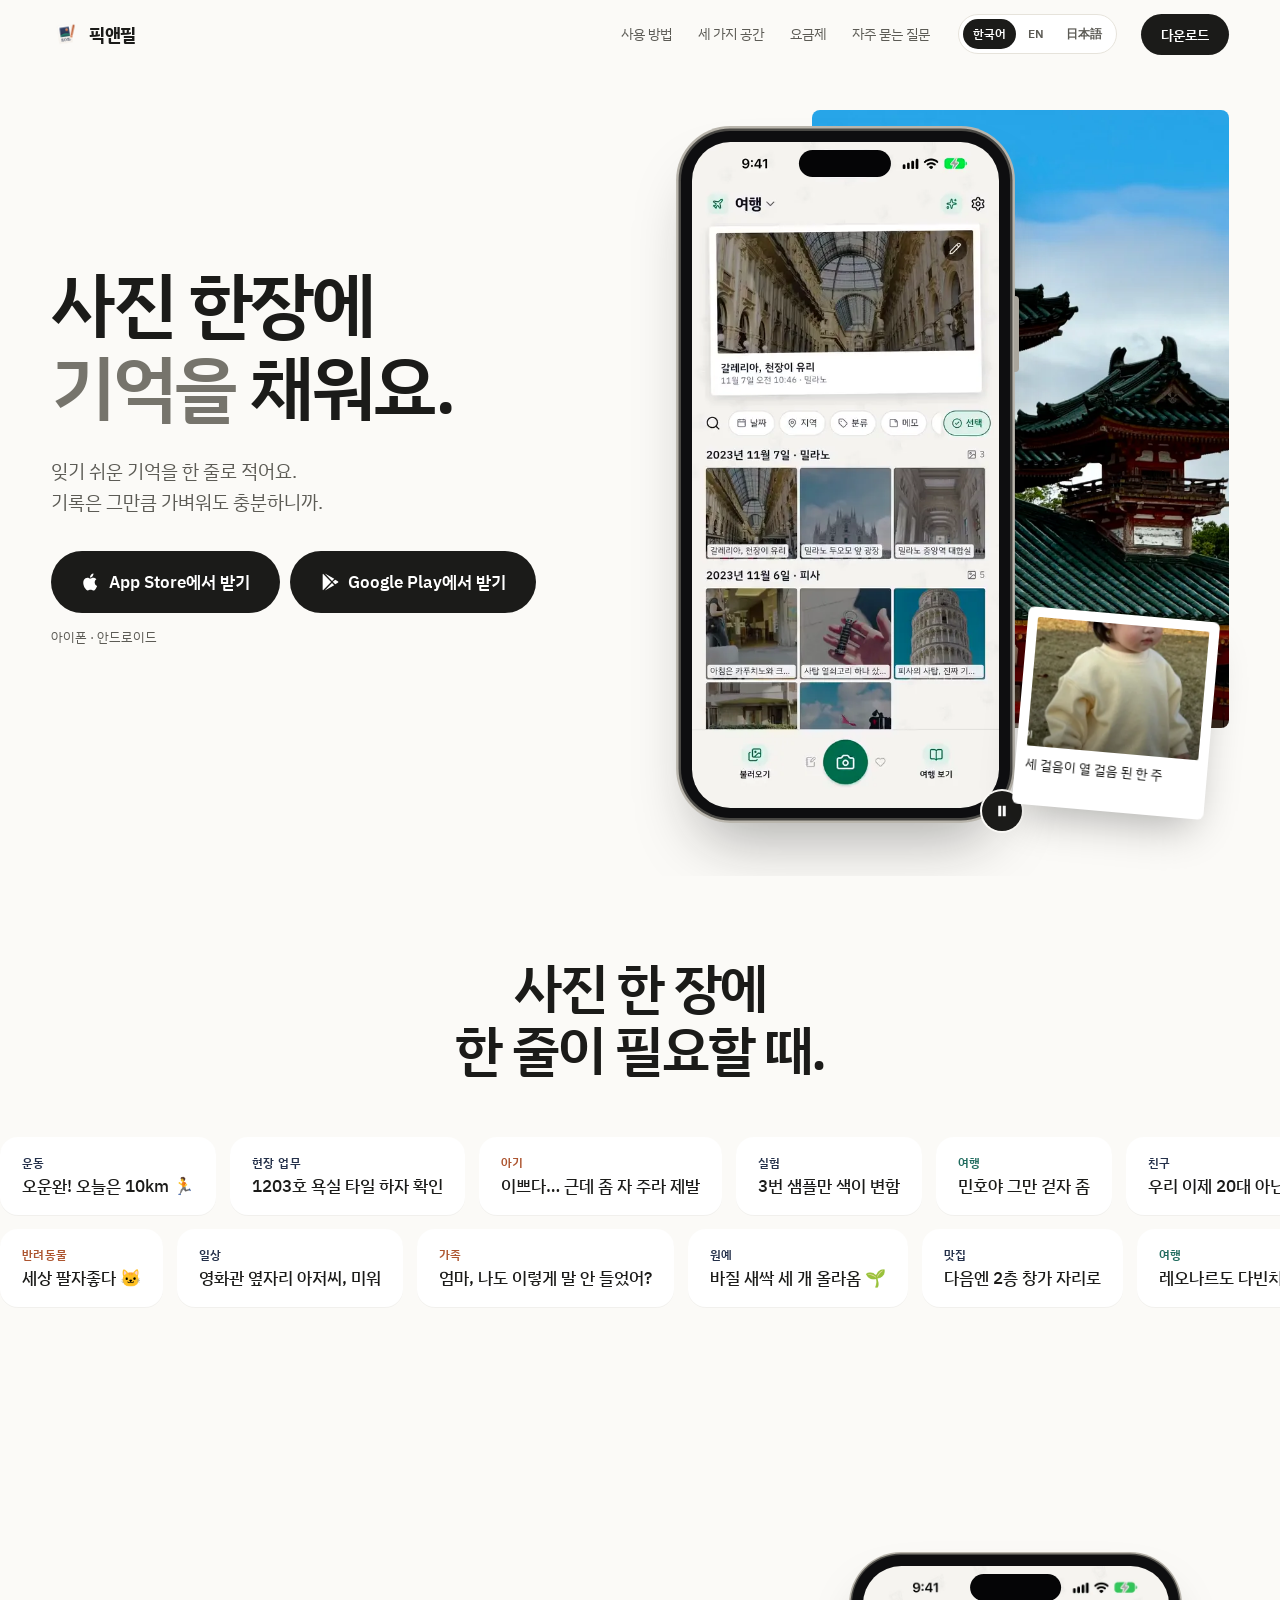
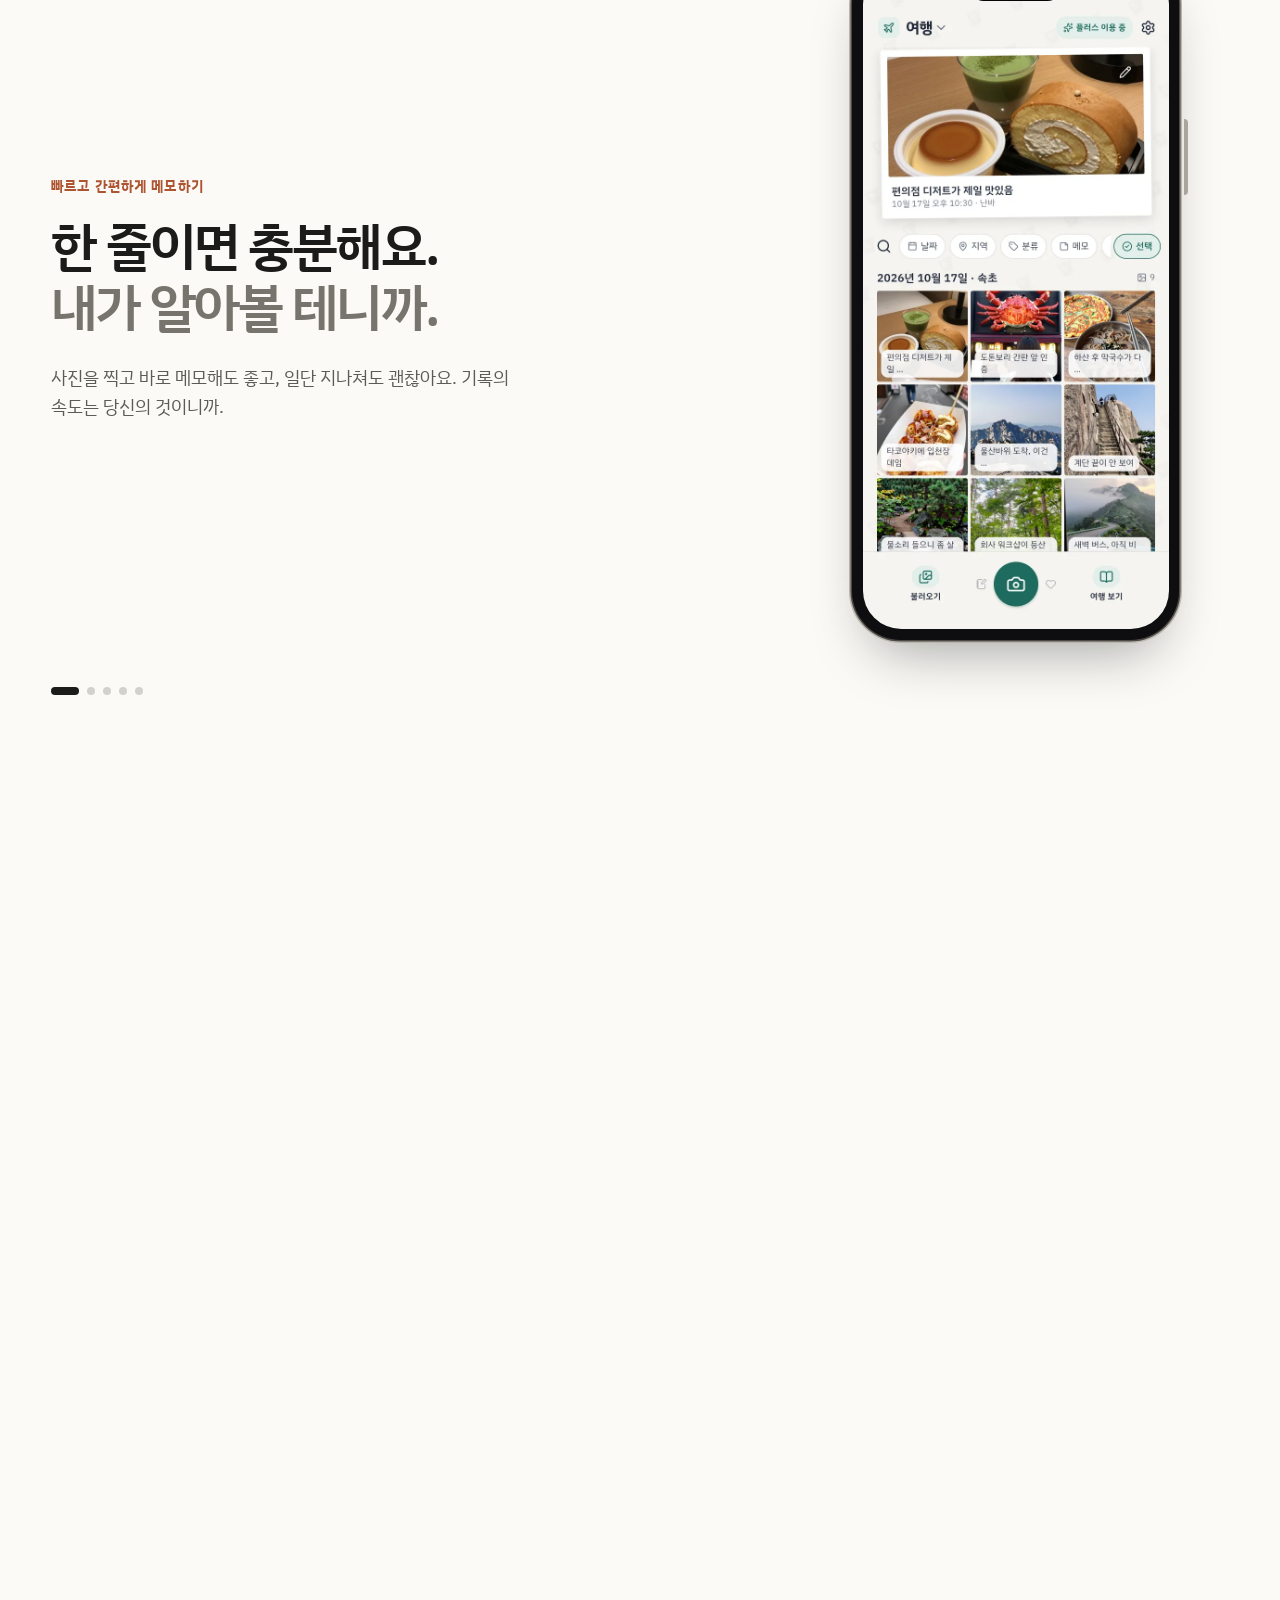
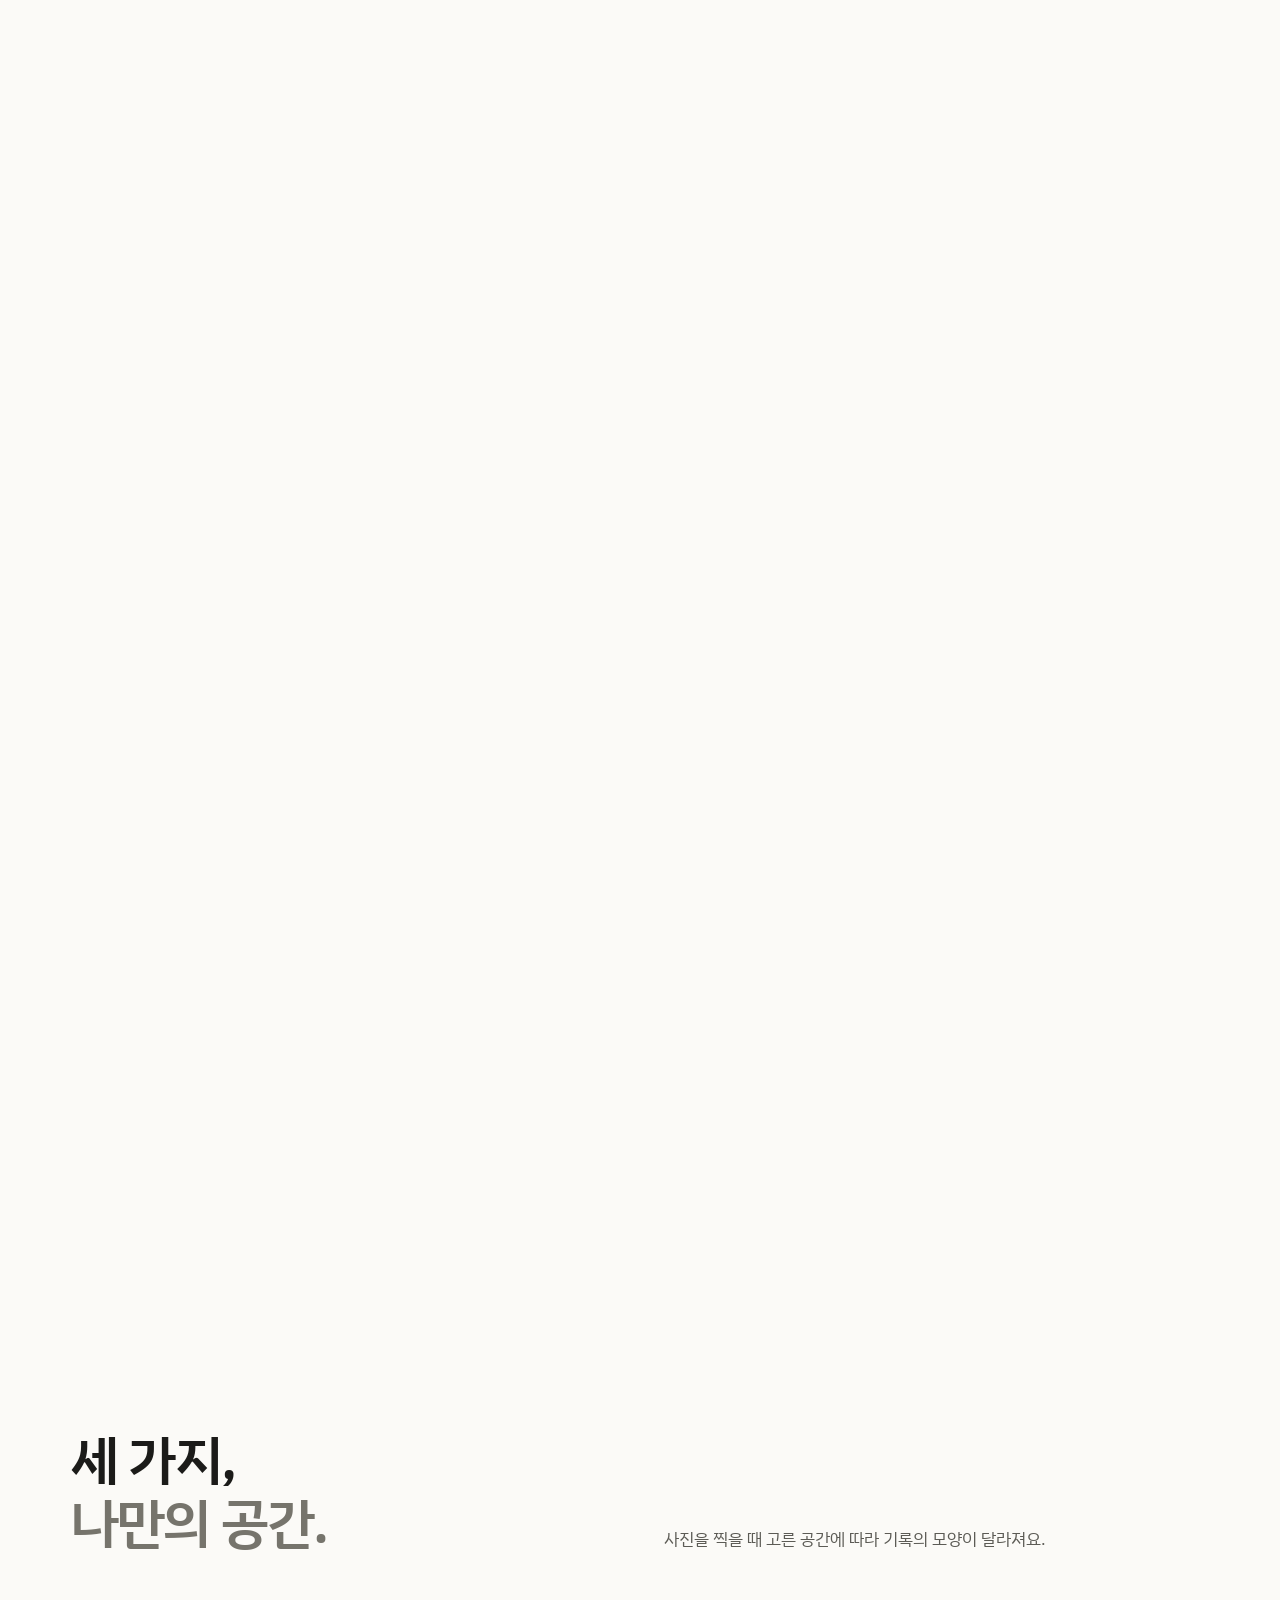
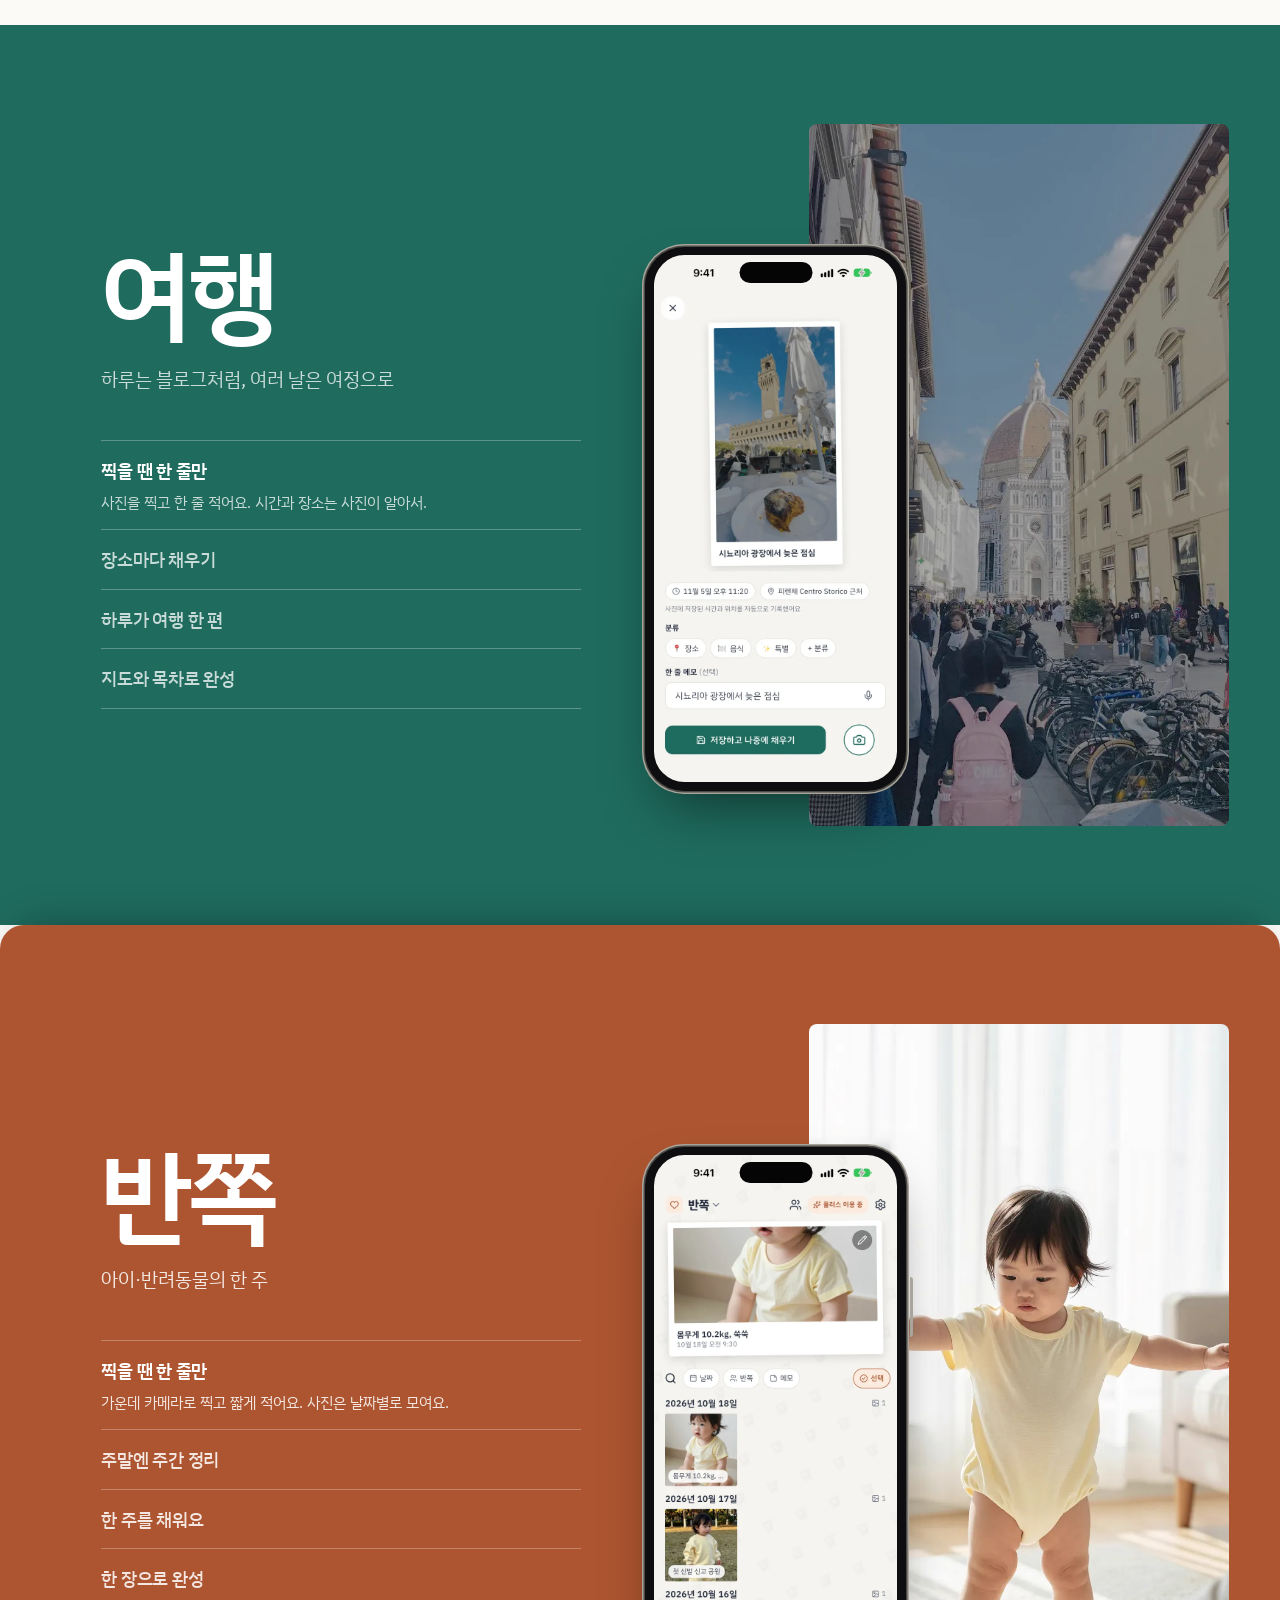
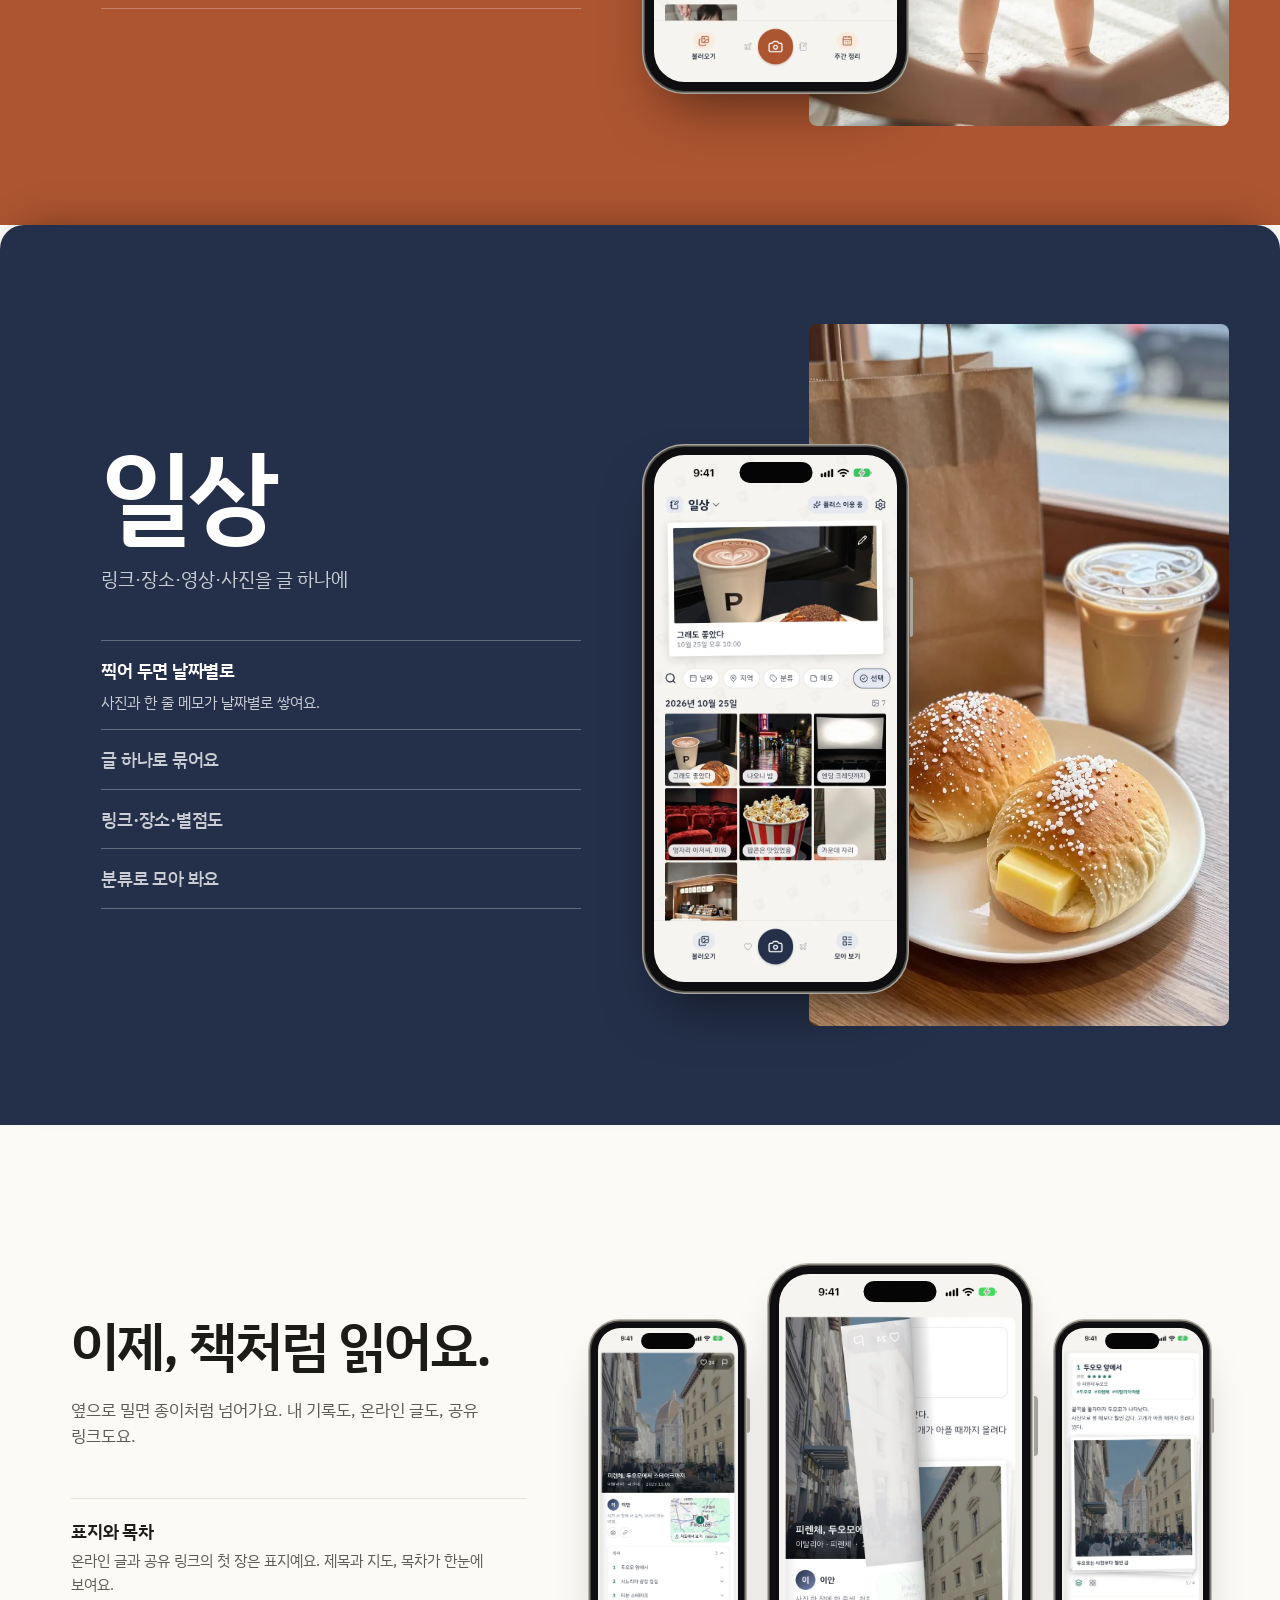
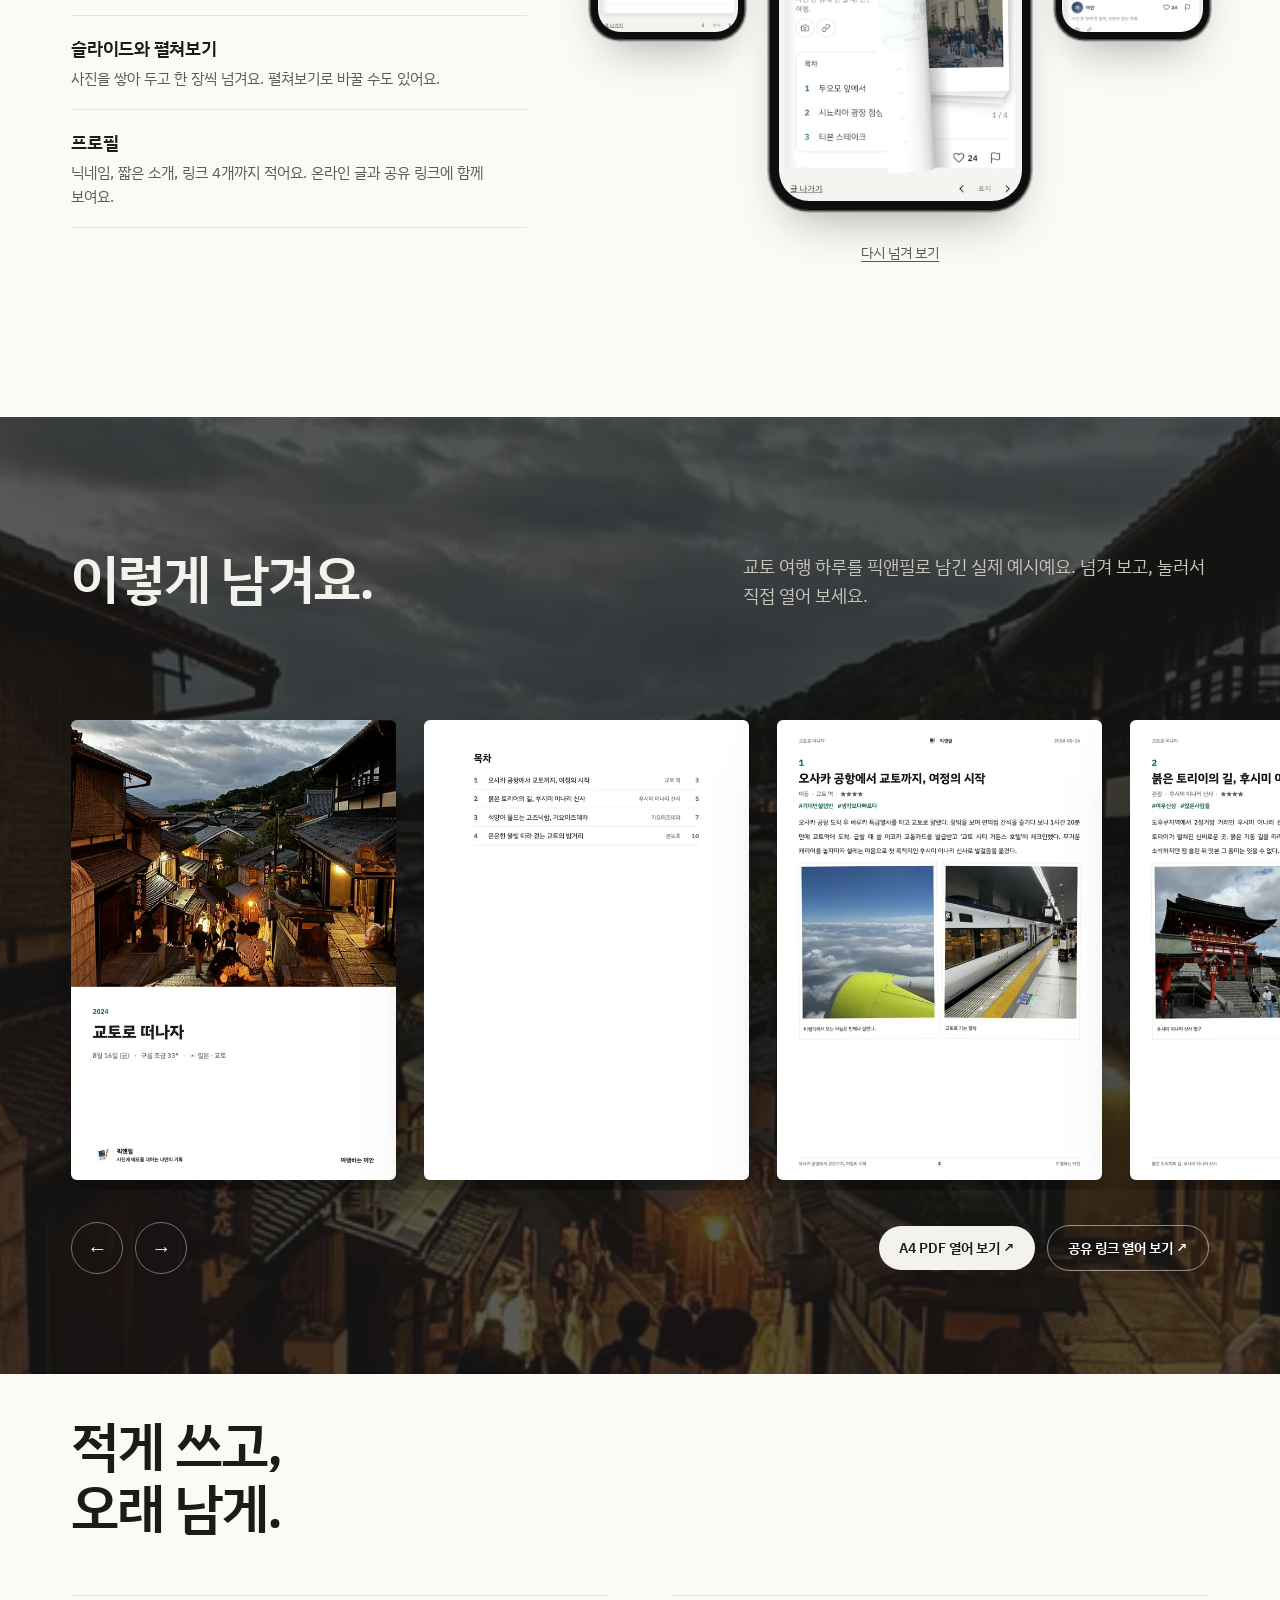
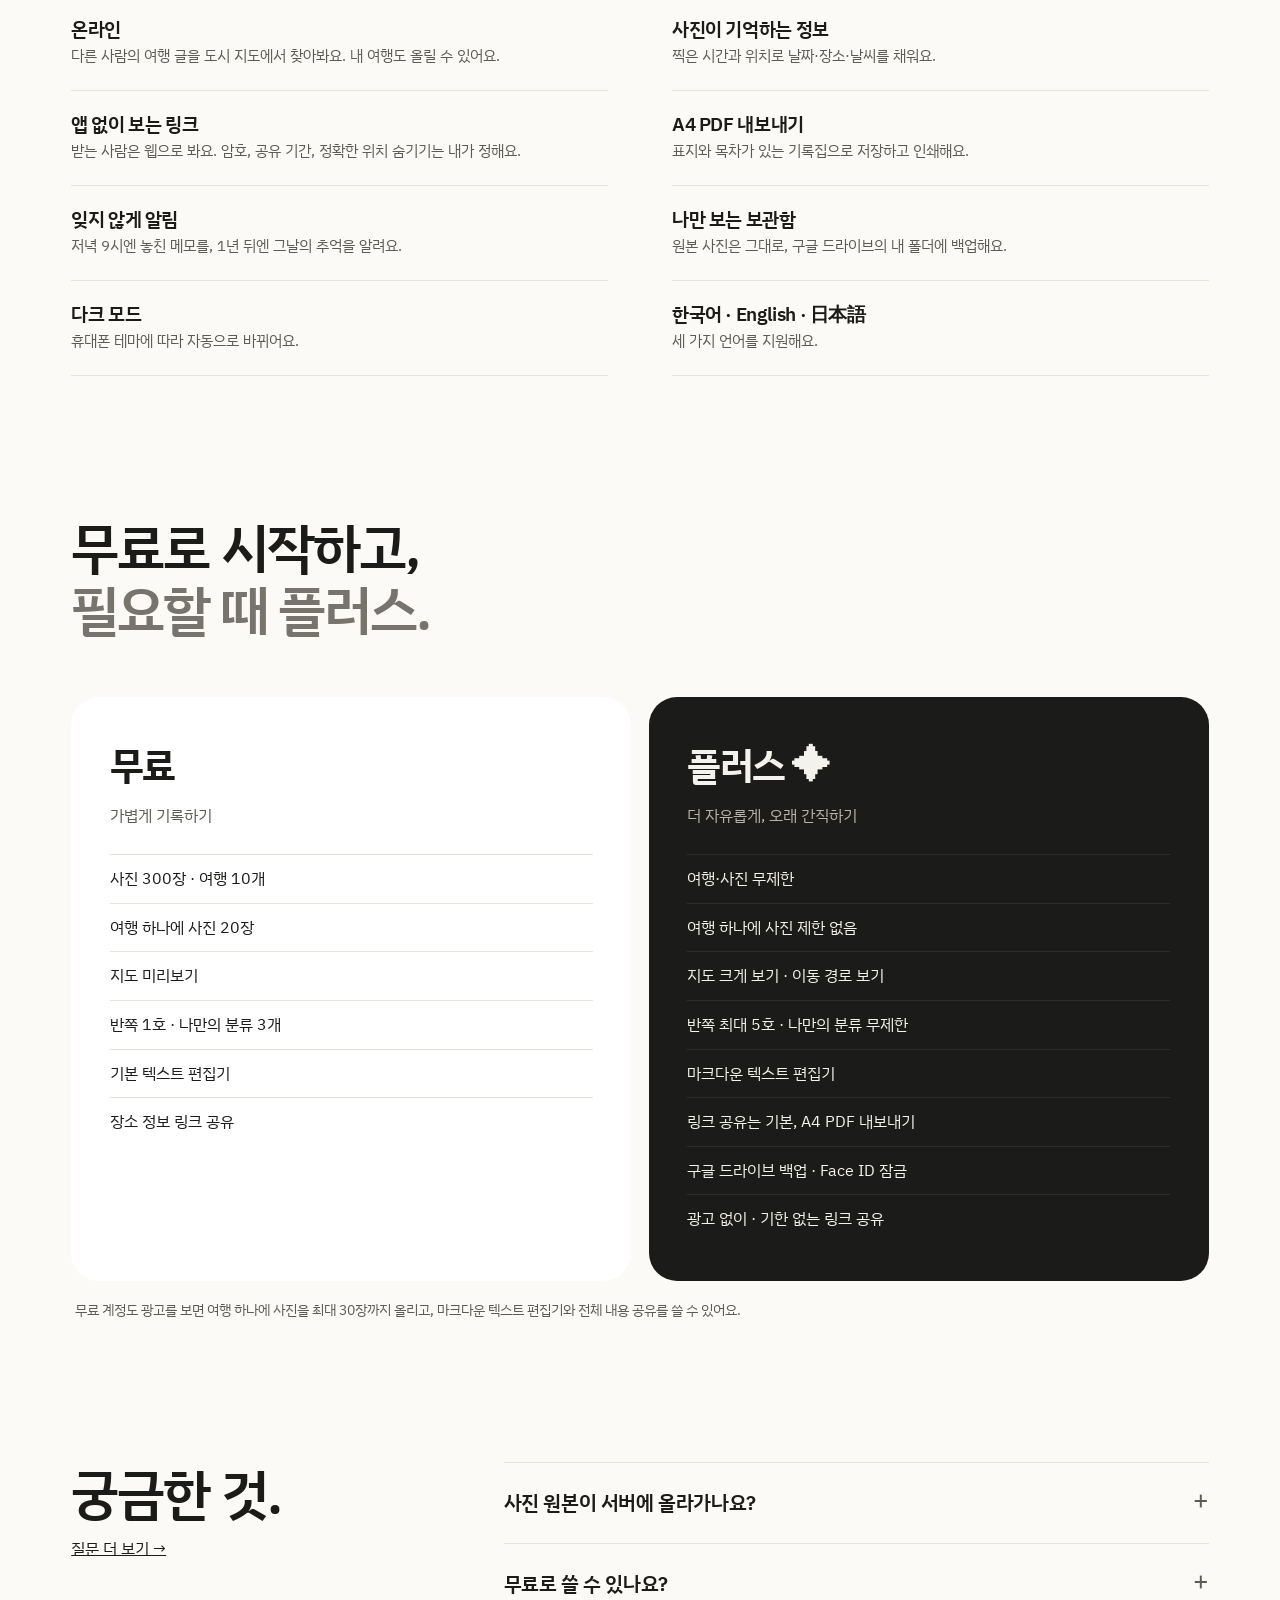
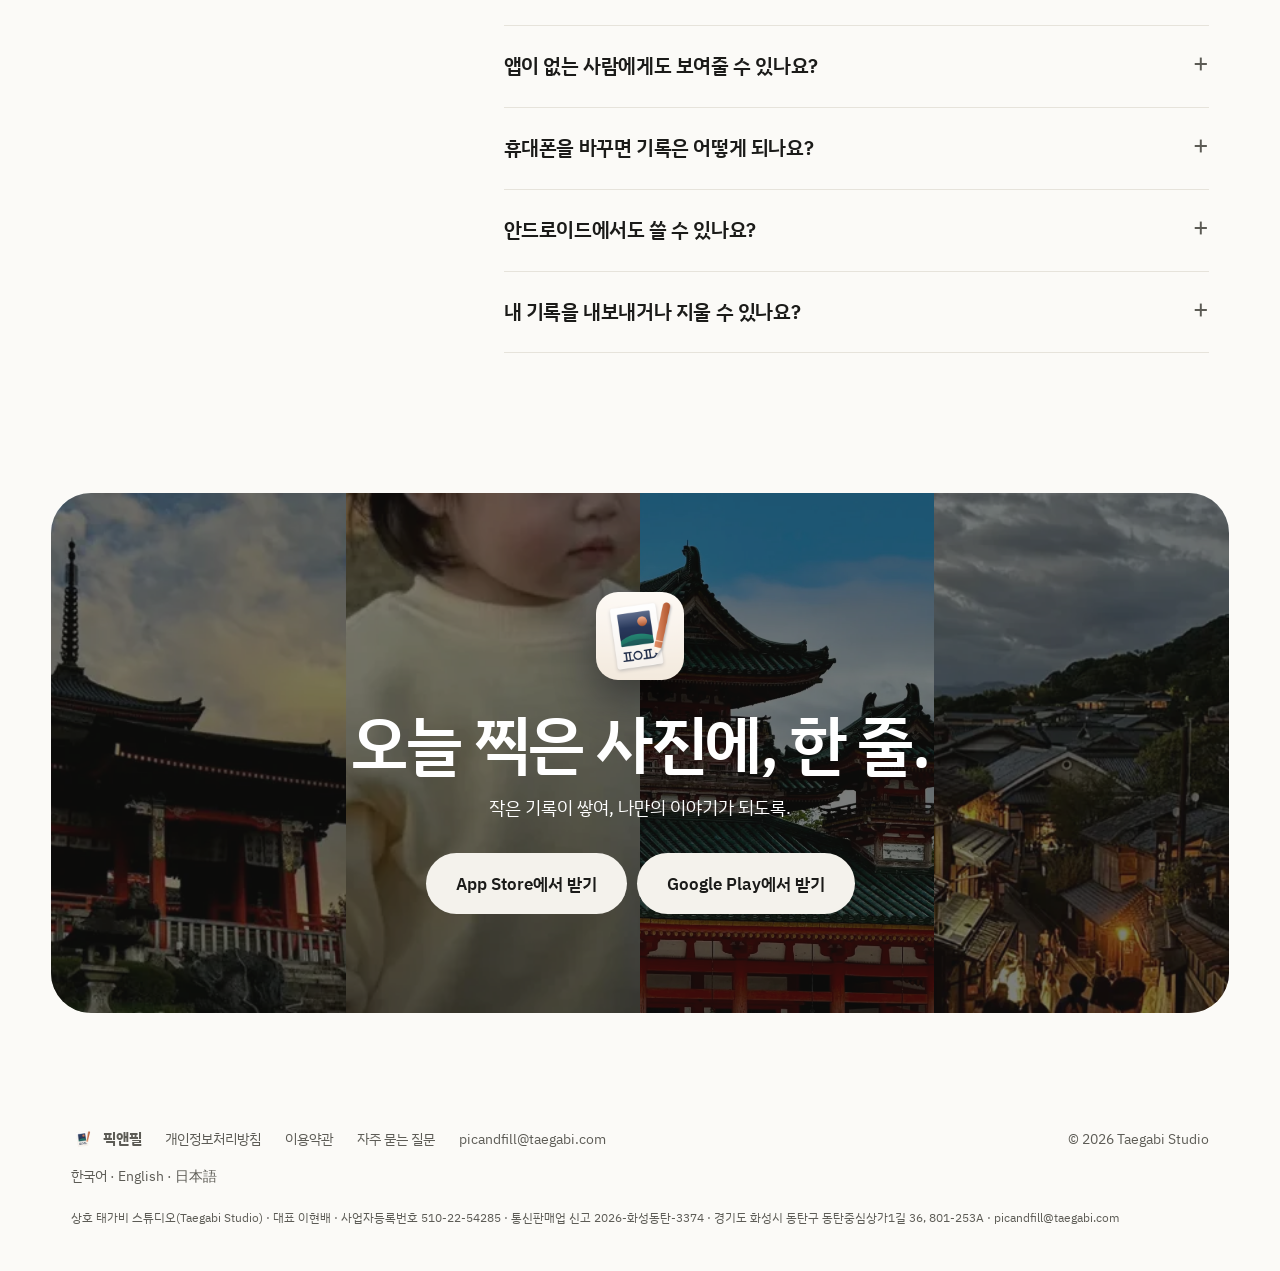
<file: index.html>
<!doctype html>
<html lang="ko">
<head>
  <meta charset="utf-8">
  <meta name="viewport" content="width=device-width, initial-scale=1">
  <title>픽앤필 - 사진 한장에 기억을 채우는 나만의 기록 앱</title>
  <meta name="description" content="잊기 쉬운 기억을 사진에 한 줄로 적어요. 여행·반쪽(아이·반려동물)·일상을 나만의 기록 보관함에 남기고 링크와 A4 PDF로 간직해요.">
  <link rel="canonical" href="https://picandfill.taegabi.com/">
  <link rel="alternate" hreflang="ko" href="https://picandfill.taegabi.com/">
  <link rel="alternate" hreflang="en" href="https://picandfill.taegabi.com/en/">
  <link rel="alternate" hreflang="ja" href="https://picandfill.taegabi.com/ja/">
  <link rel="alternate" hreflang="x-default" href="https://picandfill.taegabi.com/en/">
  <meta name="theme-color" content="#F4F2EC">
  <link rel="icon" type="image/png" href="assets/favicon.png">
  <link rel="apple-touch-icon" href="assets/apple-touch-icon.png">

  <!-- 카톡·SNS 공유 미리보기 -->
  <meta property="og:type" content="website">
  <meta property="og:site_name" content="픽앤필">
  <meta property="og:title" content="픽앤필 - 사진 한장에 기억을 채워요">
  <meta property="og:description" content="찍는 순간엔 한 줄, 여유 있을 때 채우는 나만의 사진 기록. 여행·반쪽·일상.">
  <meta property="og:url" content="https://picandfill.taegabi.com/">
  <meta property="og:image" content="https://picandfill.taegabi.com/assets/og.png">
  <meta property="og:image:width" content="1200">
  <meta property="og:image:height" content="630">
  <meta property="og:locale" content="ko_KR">
  <meta name="twitter:card" content="summary_large_image">

  <!-- 검색 소유 확인: Search Console·네이버 서치어드바이저에서 받은 값을 넣기 (README) -->
  <meta name="google-site-verification" content="Ql5kyr4ozuxeErwRc7WvmPHNC5r3dr23PmSvFZq5_00">
  <meta name="naver-site-verification" content="de17ffb07bc1ba6bfb6c66cea876c9b3a91983f7">

  <link rel="preconnect" href="https://fonts.googleapis.com">
  <link rel="preconnect" href="https://fonts.gstatic.com" crossorigin>
  <link href="https://fonts.googleapis.com/css2?family=IBM+Plex+Sans+KR:wght@400;500;600;700&display=swap" rel="stylesheet">
  <link rel="stylesheet" href="assets/site.css">

  <!-- 검색 결과에 앱 정보·자주 묻는 질문이 보이도록 -->
  <script type="application/ld+json">
  {
    "@context": "https://schema.org",
    "@type": "MobileApplication",
    "name": "픽앤필",
    "alternateName": "Pic&Fill",
    "operatingSystem": "iOS",
    "applicationCategory": "LifestyleApplication",
    "description": "사진을 찍는 순간엔 한 줄만 남기고, 여유 있을 때 사진의 시간·위치로 기록을 채우는 개인 기록 앱.",
    "url": "https://picandfill.taegabi.com/",
    "image": "https://picandfill.taegabi.com/assets/app-icon.png",
    "inLanguage": ["ko", "en", "ja"],
    "offers": { "@type": "Offer", "price": "0", "priceCurrency": "KRW" }
  }
  </script>
  <script type="application/ld+json">
  {
    "@context": "https://schema.org",
    "@type": "FAQPage",
    "mainEntity": [
      { "@type": "Question", "name": "사진 원본이 서버에 올라가나요?", "acceptedAnswer": { "@type": "Answer", "text": "아니요. 원본은 내 휴대폰 사진첩에 그대로 있고, 앱은 사진을 가리키는 정보와 기록만 저장해요. 링크로 공유할 때만 공유용 작은 사진을 올리고, 공유를 멈추면 지워요." } },
      { "@type": "Question", "name": "무료로 쓸 수 있나요?", "acceptedAnswer": { "@type": "Answer", "text": "네. 사진 300장, 여행 10개까지 무료로 기록하고 링크로 나눌 수 있어요. 더 많이 남기거나 PDF 기록집, 구글 드라이브 백업이 필요하면 플러스를 쓰면 돼요." } },
      { "@type": "Question", "name": "앱이 없는 사람에게도 보여줄 수 있나요?", "acceptedAnswer": { "@type": "Answer", "text": "네. 링크를 받은 사람은 앱 없이 웹 브라우저로 봐요. 암호를 걸거나 정확한 위치를 숨길 수 있어요." } },
      { "@type": "Question", "name": "안드로이드에서도 쓸 수 있나요?", "acceptedAnswer": { "@type": "Answer", "text": "네, Google Play에서 받을 수 있어요." } }
    ]
  }
  </script>
</head>
<body>

<header class="top" id="top">
  <div class="wrap">
    <a class="brand" href="./" aria-label="픽앤필 처음으로"><img src="assets/logo.png" alt="" width="30" height="30">픽앤필</a>
    <nav aria-label="페이지 안 이동">
      <a href="#story">사용 방법</a>
      <a href="#spaces">세 가지 공간</a>
      <a href="#plans">요금제</a>
      <a href="#faq">자주 묻는 질문</a>
    </nav>
    <p class="lang-pill"><a class="on" href="./" aria-current="page">한국어</a><a href="en/" lang="en">EN</a><a href="ja/" lang="ja">日本語</a></p>
    <button class="btn" type="button" data-download-open data-track="download_header" aria-haspopup="dialog"><span class="label">다운로드</span></button>
  </div>
</header>
<dialog class="store-dialog" data-download aria-labelledby="store-title">
  <div class="store-in">
    <h2 id="store-title">어디서 받을까요?</h2>
    <button class="store-close" type="button" data-download-close aria-label="닫기"><svg viewBox="0 0 24 24" aria-hidden="true"><path d="M6 6l12 12M18 6L6 18"/></svg></button>
    <div class="store-btns">
        <a class="btn big" data-appstore data-track="appstore_modal" href="#"><svg viewBox="0 0 24 24" aria-hidden="true"><path d="M16.4 12.6c0-2.5 2-3.7 2.1-3.8-1.2-1.7-3-1.9-3.6-2-1.5-.2-3 .9-3.8.9-.8 0-2-.9-3.3-.9-1.7 0-3.3 1-4.2 2.6-1.8 3.1-.5 7.7 1.3 10.2.9 1.2 1.9 2.6 3.2 2.6 1.3-.1 1.8-.8 3.3-.8 1.6 0 2 .8 3.4.8 1.4 0 2.3-1.3 3.1-2.5 1-1.4 1.4-2.8 1.4-2.9 0 0-2.8-1.1-2.9-4.2zM13.9 5.1c.7-.9 1.2-2 1-3.2-1 0-2.3.7-3 1.6-.7.8-1.2 2-1.1 3.1 1.2.1 2.3-.6 3.1-1.5z"/></svg><span class="label">App Store에서 받기</span></a>
        <a class="btn big" data-track="play_modal" href="https://play.google.com/store/apps/details?id=com.taegabi.picandfill"><svg viewBox="0 0 24 24" aria-hidden="true"><path d="M3.6 2.2c-.3.3-.4.7-.4 1.2v17.2c0 .5.1.9.4 1.2l9.7-9.8-9.7-9.8zm10.8 10.9 2.7 2.7-11.3 6.5 8.6-9.2zm3.9-3.8 3 1.7c.9.5.9 1.4 0 1.9l-3 1.7-3-3 3-2.3zM5.8 1.7l11.3 6.5-2.7 2.7-8.6-9.2z"/></svg><span class="label">Google Play에서 받기</span></a>
    </div>
  </div>
</dialog>

<main>
  <!-- 첫 화면: 큰 제목 + 정면·사선 아이폰 -->
  <section class="hero">
    <div>
      <h1 class="reveal d1">사진 한장에<br><span class="soft">기억을</span> 채워요.</h1>
      <p class="lead reveal d2">잊기 쉬운 기억을 한 줄로 적어요.<br>기록은 그만큼 가벼워도 충분하니까.</p>
      <div class="reveal d3">
        <div class="stores">
        <a class="btn big" data-appstore data-track="appstore_hero" href="#">
          <svg viewBox="0 0 24 24" aria-hidden="true"><path d="M16.4 12.6c0-2.5 2-3.7 2.1-3.8-1.2-1.7-3-1.9-3.6-2-1.5-.2-3 .9-3.8.9-.8 0-2-.9-3.3-.9-1.7 0-3.3 1-4.2 2.6-1.8 3.1-.5 7.7 1.3 10.2.9 1.2 1.9 2.6 3.2 2.6 1.3-.1 1.8-.8 3.3-.8 1.6 0 2 .8 3.4.8 1.4 0 2.3-1.3 3.1-2.5 1-1.4 1.4-2.8 1.4-2.9 0 0-2.8-1.1-2.9-4.2zM13.9 5.1c.7-.9 1.2-2 1-3.2-1 0-2.3.7-3 1.6-.7.8-1.2 2-1.1 3.1 1.2.1 2.3-.6 3.1-1.5z"/></svg>
          <span class="label">App Store에서 받기</span>
        </a>
        <a class="btn big" data-track="play_hero" href="https://play.google.com/store/apps/details?id=com.taegabi.picandfill">
          <svg viewBox="0 0 24 24" aria-hidden="true"><path d="M3.6 2.2c-.3.3-.4.7-.4 1.2v17.2c0 .5.1.9.4 1.2l9.7-9.8-9.7-9.8zm10.8 10.9 2.7 2.7-11.3 6.5 8.6-9.2zm3.9-3.8 3 1.7c.9.5.9 1.4 0 1.9l-3 1.7-3-3 3-2.3zM5.8 1.7l11.3 6.5-2.7 2.7-8.6-9.2z"/></svg>
          <span class="label">Google Play에서 받기</span>
        </a>
        </div>
        <p class="note">아이폰 · 안드로이드</p>
      </div>
    </div>
    <div class="hero-stage">
      <figure class="big reveal"><img src="assets/photo/temple.webp" alt="교토 헤이안 신궁의 초록 지붕" width="1040" height="1000" fetchpriority="high">
        <figcaption><b>여행 · 교토</b>한국과 다르게 생긴 헤이안 신궁<small>8월 17일 오전 9:02 · 교토시 사쿄구</small></figcaption></figure>
      <div class="iphone reveal d1"><div class="screen"><video data-hero autoplay muted loop playsinline preload="auto" poster="assets/hero/app_ko.webp" src="assets/hero/app_ko.mp4" width="480" height="1042" aria-label="촬영 버튼을 옆으로 밀어 여행·반쪽·일상을 오가고, 위로 밀어 분류를 바꾸고, 여행 글을 종이처럼 넘기고, 반쪽의 주간 정리와 일상글을 읽는 앱 화면"></video></div>
        <button class="hero-toggle" type="button" data-hero-toggle data-pause="영상 멈추기" data-play="영상 재생" aria-label="영상 멈추기"><svg viewBox="0 0 24 24" aria-hidden="true"><path d="M7 5h4v14H7zM13 5h4v14h-4z"/></svg></button></div>
      <figure class="polaroid reveal d2"><img src="assets/photo/baby.webp" alt="잔디밭에 선 아기" width="400" height="300"><figcaption>세 걸음이 열 걸음 된 한 주</figcaption></figure>
    </div>
  </section>

  <!-- 이런 순간 -->
  <section class="moments" aria-label="사용 예시">
    <h2 class="display reveal">사진 한 장에<br>한 줄이 필요할 때.</h2>
    <div class="track">
      <div class="memo"><small class="d">운동</small>오운완! 오늘은 10km 🏃</div>
      <div class="memo"><small class="d">현장 업무</small>1203호 욕실 타일 하자 확인</div>
      <div class="memo"><small class="h">아기</small>이쁘다… 근데 좀 자 주라 제발</div>
      <div class="memo"><small class="d">실험</small>3번 샘플만 색이 변함</div>
      <div class="memo"><small class="t">여행</small>민호야 그만 걷자 좀</div>
      <div class="memo"><small class="d">친구</small>우리 이제 20대 아닌 거 알지?</div>
      <div class="memo"><small class="d">운동</small>오운완! 오늘은 10km 🏃</div>
      <div class="memo"><small class="d">현장 업무</small>1203호 욕실 타일 하자 확인</div>
      <div class="memo"><small class="h">아기</small>이쁘다… 근데 좀 자 주라 제발</div>
      <div class="memo"><small class="d">실험</small>3번 샘플만 색이 변함</div>
      <div class="memo"><small class="t">여행</small>민호야 그만 걷자 좀</div>
      <div class="memo"><small class="d">친구</small>우리 이제 20대 아닌 거 알지?</div>
    </div>
    <div class="track rev">
      <div class="memo"><small class="h">반려동물</small>세상 팔자좋다 🐱</div>
      <div class="memo"><small class="d">일상</small>영화관 옆자리 아저씨, 미워</div>
      <div class="memo"><small class="h">가족</small>엄마, 나도 이렇게 말 안 들었어?</div>
      <div class="memo"><small class="d">원예</small>바질 새싹 세 개 올라옴 🌱</div>
      <div class="memo"><small class="d">맛집</small>다음엔 2층 창가 자리로</div>
      <div class="memo"><small class="t">여행</small>레오나르도 다빈치의 암굴의 성모</div>
      <div class="memo"><small class="d">일상</small>야밤에 이걸 먹는 날 용서하지 마</div>
      <div class="memo"><small class="h">반려동물</small>세상 팔자좋다 🐱</div>
      <div class="memo"><small class="d">일상</small>영화관 옆자리 아저씨, 미워</div>
      <div class="memo"><small class="h">가족</small>엄마, 나도 이렇게 말 안 들었어?</div>
      <div class="memo"><small class="d">원예</small>바질 새싹 세 개 올라옴 🌱</div>
      <div class="memo"><small class="d">맛집</small>다음엔 2층 창가 자리로</div>
      <div class="memo"><small class="t">여행</small>레오나르도 다빈치의 암굴의 성모</div>
      <div class="memo"><small class="d">일상</small>야밤에 이걸 먹는 날 용서하지 마</div>
    </div>
  </section>

  <!-- 스크롤하면 아이폰 속 화면이 바뀜 -->
  <section class="story" id="story" aria-label="픽앤필 사용 흐름">
    <div class="story-stage">
      <div class="story-text">
        <div class="story-step on" style="--accent:var(--peach-ink)"><span class="num">빠르고 간편하게 메모하기</span><h2 class="display">한 줄이면 충분해요.<br><span class="soft">내가 알아볼 테니까.</span></h2><p>사진을 찍고 바로 메모해도 좋고, 일단 지나쳐도 괜찮아요. 기록의 속도는 당신의 것이니까.</p></div>
        <div class="story-step" style="--accent:var(--travel)"><span class="num">사진을 기록으로</span><h2 class="display">사진을 찍는 이유는<br><span class="soft">사진 안에 없으니까.</span></h2><p>사진들을 모아 나만의 여행을 만들 수 있어요. 그 여행이 모여 여정이 될 수 있어요.</p></div>
        <div class="story-step" style="--accent:var(--peach-ink)"><span class="num">나의 반쪽</span><h2 class="display">다시 보고 싶은 건<br><span class="soft">대단한 날만이 아니니까.</span></h2><p>나의 반쪽과 함께하는 순간과 나의 감정을 한 주에 한 장으로 정리해요. 매일 쓰는 건 나도 힘드니까.</p></div>
        <div class="story-step" style="--accent:var(--navy)"><span class="num">평범한 게 일상</span><h2 class="display">메모가 필요할 때,<br><span class="soft">잠깐 있다 갈게요.</span></h2><p>거창할 거 있나요. 사진에 메모가 필요한 순간에 써요. 그래도 쓸 만한 기능은 다 있어요.</p></div>
        <div class="story-step" style="--accent:var(--gold)"><span class="num">남기기</span><h2 class="display">오프라인 기록집,<br><span class="soft">보관은 아날로그가 좋아요.</span></h2><p>정성스럽게 만든 나만의 기록을 A4 PDF로 받을 수 있어요. 물론 링크로 나누는 것도 돼요.</p></div>
      </div>
      <div class="story-phone">
        <div class="iphone">
          <div class="screen">
            <img class="on" src="assets/screens/home.webp" alt="여행 사진첩: 속초 사진 아홉 장마다 한 줄 메모" width="660" height="1434">
            <img src="assets/screens/03.webp" alt="" width="660" height="1430" loading="lazy">
            <img src="assets/screens/04.webp" alt="반쪽 주간 정리 화면: 고양이 사진 일곱 장" width="660" height="1430" loading="lazy">
            <img src="assets/screens/05.webp" alt="일상글 화면: 링크·영상·장소·사진을 모은 글" width="660" height="1430" loading="lazy">
            <img src="assets/screens/06.webp" alt="PDF로 남기기 화면: 표지와 목차" width="660" height="1430" loading="lazy">
          </div>
        </div>
      </div>
      <div class="story-dots" aria-hidden="true"><i class="on"></i><i></i><i></i><i></i><i></i></div>
    </div>
  </section>

  <!-- 세 공간: 누르면 그 공간 쓰는 법 4단계 (화면: picfill store/video shorts_impact·burst·firststeps) -->
    <section class="spaces" id="spaces">
    <div class="wrap spaces-head">
      <h2 class="display reveal">세 가지,<br><span class="soft">나만의 공간.</span></h2>
      <p class="reveal d1">사진을 찍을 때 고른 공간에 따라 기록의 모양이 달라져요.</p>
    </div>
    <article class="chapter ch-travel" aria-labelledby="ch-travel">
      <div class="ch-copy">
        <h3 id="ch-travel">여행</h3>
        <p class="ch-line">하루는 블로그처럼, 여러 날은 여정으로</p>
        <ol class="ch-steps" aria-label="쓰는 순서">
          <li><button type="button" aria-current="true" data-track="space_travel_1"><b>찍을 땐 한 줄만</b><span>사진을 찍고 한 줄 적어요. 시간과 장소는 사진이 알아서.</span></button></li>
          <li><button type="button" data-track="space_travel_2"><b>장소마다 채우기</b><span>제목·목적·별점·해시태그·글. 사진 위치로 장소를 골라 줘요.</span></button></li>
          <li><button type="button" data-track="space_travel_3"><b>하루가 여행 한 편</b><span>채운 장소가 시간 순서로 모여요. 날씨와 지출도 함께.</span></button></li>
          <li><button type="button" data-track="space_travel_4"><b>지도와 목차로 완성</b><span>지도와 목차로 다시 보고, 링크나 PDF로 나눠요.</span></button></li>
        </ol>
      </div>
      <div class="ch-visual">
        <img class="ch-photo" src="assets/photo/ch-travel.webp" alt="피렌체 골목 끝에 보이는 두오모" loading="lazy">
        <div class="iphone"><div class="screen">
            <img class="on" src="assets/travel/01.webp" alt="시뇨리아 광장 사진에 한 줄 메모를 쓰는 화면" width="660" height="1434" loading="lazy">
            <img src="assets/travel/02.webp" alt="채우기 화면: 장소, 목적, 추천도, 해시태그, 본문" width="660" height="1434" loading="lazy">
            <img src="assets/travel/03.webp" alt="피렌체 여행: 날씨, 지출, 채우기 세 개" width="660" height="1434" loading="lazy">
            <img src="assets/travel/04.webp" alt="저장한 피렌체 여행: 번호 핀 지도와 목차, 링크 공유·PDF 버튼" width="660" height="1434" loading="lazy">
        </div></div>
      </div>
    </article>
    <article class="chapter ch-half" aria-labelledby="ch-half">
      <div class="ch-copy">
        <h3 id="ch-half">반쪽</h3>
        <p class="ch-line">아이·반려동물의 한 주</p>
        <ol class="ch-steps" aria-label="쓰는 순서">
          <li><button type="button" aria-current="true" data-track="space_half_1"><b>찍을 땐 한 줄만</b><span>가운데 카메라로 찍고 짧게 적어요. 사진은 날짜별로 모여요.</span></button></li>
          <li><button type="button" data-track="space_half_2"><b>주말엔 주간 정리</b><span>아래 '주간 정리'를 누르면 요일 칸 일곱 개가 열려요. 사진을 칸으로 끌어다 놓아요.</span></button></li>
          <li><button type="button" data-track="space_half_3"><b>한 주를 채워요</b><span>'날짜대로 채우기'면 한 번에 들어가요. 별표로 특별한 날을 골라요.</span></button></li>
          <li><button type="button" data-track="space_half_4"><b>한 장으로 완성</b><span>몸무게·건강 상태와 특별한 기록이 한 화면에 모여요. 링크나 PDF로 나눠요.</span></button></li>
        </ol>
      </div>
      <div class="ch-visual">
        <img class="ch-photo" src="assets/photo/ch-half.webp" alt="거실에서 걸음마를 하는 아기" loading="lazy">
        <div class="iphone"><div class="screen">
            <img class="on" src="assets/half/01.webp" alt="반쪽 홈: 날짜별로 모인 사진과 한 줄 메모" width="660" height="1434" loading="lazy">
            <img src="assets/half/02.webp" alt="주간 정리 쓰기: 비어 있는 요일 칸 일곱 개" width="660" height="1434" loading="lazy">
            <img src="assets/half/03.webp" alt="요일마다 사진과 메모가 채워진 주간 정리" width="660" height="1434" loading="lazy">
            <img src="assets/half/04.webp" alt="완성된 한 주: 요일 사진, 몸무게, 특별한 기록" width="660" height="1434" loading="lazy">
        </div></div>
      </div>
    </article>
    <article class="chapter ch-daily" aria-labelledby="ch-daily">
      <div class="ch-copy">
        <h3 id="ch-daily">일상</h3>
        <p class="ch-line">링크·장소·영상·사진을 글 하나에</p>
        <ol class="ch-steps" aria-label="쓰는 순서">
          <li><button type="button" aria-current="true" data-track="space_daily_1"><b>찍어 두면 날짜별로</b><span>사진과 한 줄 메모가 날짜별로 쌓여요.</span></button></li>
          <li><button type="button" data-track="space_daily_2"><b>글 하나로 묶어요</b><span>사진 몇 장을 고르고 짧게 쓰면 일상글 하나.</span></button></li>
          <li><button type="button" data-track="space_daily_3"><b>링크·장소·별점도</b><span>상품 링크, 장소, 별점을 글 안에 넣어요.</span></button></li>
          <li><button type="button" data-track="space_daily_4"><b>분류로 모아 봐요</b><span>영화·실험처럼 내 분류로 모아 봐요.</span></button></li>
        </ol>
      </div>
      <div class="ch-visual">
        <img class="ch-photo" src="assets/photo/ch-daily.webp" alt="빵 두 개와 아이스 라테" loading="lazy">
        <div class="iphone"><div class="screen">
            <img class="on" src="assets/daily/01.webp" alt="일상 홈: 영화관 사진이 날짜별로 모인 화면" width="660" height="1434" loading="lazy">
            <img src="assets/daily/02.webp" alt="일상글: 토요일 영화관, 사진 네 장과 짧은 글" width="660" height="1434" loading="lazy">
            <img src="assets/daily/03.webp" alt="일상글: 상품 링크, 별점, 장소가 들어간 중고거래 메모" width="660" height="1430" loading="lazy">
            <img src="assets/daily/04.webp" alt="모아 보기: 실험 분류의 일상글 세 개" width="660" height="1434" loading="lazy">
        </div></div>
      </div>
    </article>
  </section>

  <!-- 1.0.4: 책처럼 읽기. 영상은 시연 데이터로 찍은 실제 앱 화면 -->
  <section class="book" id="book">
    <div class="wrap book-in">
      <div class="book-copy">
        <h2 class="display reveal">이제, 책처럼 읽어요.</h2>
        <p class="book-lead reveal d1">옆으로 밀면 종이처럼 넘어가요. 내 기록도, 온라인 글도, 공유 링크도요.</p>
        <ul class="book-list reveal d2">
        <li><h3>표지와 목차</h3><p>온라인 글과 공유 링크의 첫 장은 표지예요. 제목과 지도, 목차가 한눈에 보여요.</p></li>
        <li><h3>슬라이드와 펼쳐보기</h3><p>사진을 쌓아 두고 한 장씩 넘겨요. 펼쳐보기로 바꿀 수도 있어요.</p></li>
        <li><h3>프로필</h3><p>닉네임, 짧은 소개, 링크 4개까지 적어요. 온라인 글과 공유 링크에 함께 보여요.</p></li>
        </ul>
      </div>
      <div class="book-phones reveal">
        <div class="iphone side"><div class="screen"><img src="assets/book/cover.webp" alt="온라인 글 표지: 제목, 프로필, 지도, 목차" width="660" height="1434" loading="lazy"></div></div>
        <div class="book-main">
          <div class="iphone"><div class="screen"><video data-curl muted playsinline preload="metadata" poster="assets/book/curl.webp" src="assets/book/curl.mp4" aria-label="여행 글의 표지를 옆으로 밀자 종이처럼 휘며 다음 장이 나타나는 영상"></video></div></div>
          <button type="button" class="replay" data-replay data-track="book_replay">다시 넘겨 보기</button>
        </div>
        <div class="iphone side"><div class="screen"><img src="assets/book/page.webp" alt="채우기 한 장: 슬라이드 사진과 맨 아래 프로필" width="660" height="1434" loading="lazy"></div></div>
      </div>
    </div>
  </section>

  <!-- 이렇게 남겨요: 실제 여행 하나를 PDF와 링크로 (샘플 링크는 지우지 말 것: 앱 CLAUDE.md 출시 전 체크리스트) -->
  <section class="kyoto" id="samples">
    <img class="kyoto-bg" src="assets/photo/night.webp" alt="" width="600" height="400" loading="lazy">
    <div class="wrap">
      <div class="head-row">
        <h2 class="display reveal">이렇게 남겨요.</h2>
        <p class="reveal d1">교토 여행 하루를 픽앤필로 남긴 실제 예시예요. 넘겨 보고, 눌러서 직접 열어 보세요.</p>
      </div>
    </div>
    <div class="reel" tabindex="0" aria-label="교토 여행 PDF와 공유 링크 화면">
      <img class="page" src="assets/sample/pdf1.webp" alt="PDF 표지: 교토로 떠나자" width="600" height="849" loading="lazy">
      <img class="page" src="assets/sample/pdf2.webp" alt="PDF 목차" width="600" height="849" loading="lazy">
      <img class="page" src="assets/sample/pdf3.webp" alt="PDF 본문: 오사카 공항에서 교토까지" width="600" height="849" loading="lazy">
      <img class="page" src="assets/sample/pdf5.webp" alt="PDF 본문: 붉은 토리이의 길, 후시미 이나리 신사" width="600" height="849" loading="lazy">
      <div class="iphone"><div class="screen"><img src="assets/sample/link.webp" alt="공유 링크로 연 교토 여행 웹 페이지" width="660" height="1434" loading="lazy"></div></div>
    </div>
    <div class="wrap reel-bar">
      <button class="arrow" data-reel="-1" aria-label="이전">←</button><button class="arrow" data-reel="1" aria-label="다음">→</button>
      <span class="grow"></span>
      <a class="btn light" href="assets/sample/picandfill-kyoto.pdf" target="_blank" rel="noopener" data-track="sample_pdf">A4 PDF 열어 보기 ↗</a>
      <a class="btn ghost" href="https://picandfill.web.app/s/jlXsuRmwK4Yz7LydBmc1lw" target="_blank" rel="noopener" data-track="sample_link">공유 링크 열어 보기 ↗</a>
    </div>
  </section>

  <!-- 기능 -->
  <section class="features" id="features">
    <div class="wrap">
      <h2 class="display reveal" style="margin-bottom:56px">적게 쓰고,<br>오래 남게.</h2>
      <div class="feature-list reveal">
        <div class="feature-row"><h3>온라인</h3><p>다른 사람의 여행 글을 도시 지도에서 찾아봐요. 내 여행도 올릴 수 있어요.</p></div>
        <div class="feature-row"><h3>사진이 기억하는 정보</h3><p>찍은 시간과 위치로 날짜·장소·날씨를 채워요.</p></div>
        <div class="feature-row"><h3>앱 없이 보는 링크</h3><p>받는 사람은 웹으로 봐요. 암호, 공유 기간, 정확한 위치 숨기기는 내가 정해요.</p></div>
        <div class="feature-row"><h3>A4 PDF 내보내기</h3><p>표지와 목차가 있는 기록집으로 저장하고 인쇄해요.</p></div>
        <div class="feature-row"><h3>잊지 않게 알림</h3><p>저녁 9시엔 놓친 메모를, 1년 뒤엔 그날의 추억을 알려요.</p></div>
        <div class="feature-row"><h3>나만 보는 보관함</h3><p>원본 사진은 그대로, 구글 드라이브의 내 폴더에 백업해요.</p></div>
        <div class="feature-row"><h3>다크 모드</h3><p>휴대폰 테마에 따라 자동으로 바뀌어요.</p></div>
        <div class="feature-row"><h3>한국어 · English · 日本語</h3><p>세 가지 언어를 지원해요.</p></div>
      </div>
    </div>
  </section>

  <!-- 요금제 -->
  <section class="plans" id="plans">
    <div class="wrap">
      <h2 class="display reveal">무료로 시작하고,<br><span class="soft">필요할 때 플러스.</span></h2>
      <div class="plan-grid">
        <div class="plan reveal">
          <h3>무료</h3>
          <p class="tag">가볍게 기록하기</p>
          <ul>
            <li>사진 300장 · 여행 10개</li>
            <li>여행 하나에 사진 20장</li>
            <li>지도 미리보기</li>
            <li>반쪽 1호 · 나만의 분류 3개</li>
            <li>기본 텍스트 편집기</li>
            <li>장소 정보 링크 공유</li>
          </ul>
        </div>
        <div class="plan plus reveal d1">
          <h3>플러스 ✦</h3>
          <p class="tag">더 자유롭게, 오래 간직하기</p>
          <ul>
            <li>여행·사진 무제한</li>
            <li>여행 하나에 사진 제한 없음</li>
            <li>지도 크게 보기 · 이동 경로 보기</li>
            <li>반쪽 최대 5호 · 나만의 분류 무제한</li>
            <li>마크다운 텍스트 편집기</li>
            <li>링크 공유는 기본, A4 PDF 내보내기</li>
            <li>구글 드라이브 백업 · Face ID 잠금</li>
            <li>광고 없이 · 기한 없는 링크 공유</li>
          </ul>
        </div>
      </div>
      <p class="plan-note reveal">무료 계정도 광고를 보면 여행 하나에 사진을 최대 30장까지 올리고, 마크다운 텍스트 편집기와 전체 내용 공유를 쓸 수 있어요.</p>
    </div>
  </section>

  <!-- 자주 묻는 질문 -->
  <section class="faq" id="faq">
    <div class="wrap">
      <div class="faq-grid"><div>
      <h2 class="display reveal">궁금한 것.</h2>
      <p class="reveal" style="margin:12px 0 0"><a href="faq">질문 더 보기 →</a></p>
      </div><div>
      <details><summary>사진 원본이 서버에 올라가나요?</summary><p>아니요. 원본은 내 휴대폰 사진첩에 그대로 있고, 앱은 사진을 가리키는 정보와 기록만 저장해요. 링크로 공유할 때만 공유용 작은 사진을 올리고, 공유를 멈추면 지워요.</p></details>
      <details><summary>무료로 쓸 수 있나요?</summary><p>네. 사진 300장, 여행 10개까지 무료로 기록하고 링크로 나눌 수 있어요. 더 많이 남기거나 PDF 기록집, 구글 드라이브 백업이 필요하면 플러스를 쓰면 돼요.</p></details>
      <details><summary>앱이 없는 사람에게도 보여줄 수 있나요?</summary><p>네. 링크를 받은 사람은 앱 없이 웹 브라우저로 봐요. 암호를 걸거나 정확한 위치를 숨길 수 있어요.</p></details>
      <details><summary>휴대폰을 바꾸면 기록은 어떻게 되나요?</summary><p>전에 쓰던 구글 또는 Apple 계정으로 로그인하면 기록이 그대로 있어요. 플러스의 구글 드라이브 백업을 쓰면 새 휴대폰에서도 사진이 보여요.</p></details>
      <details><summary>안드로이드에서도 쓸 수 있나요?</summary><p>네, Google Play에서 받을 수 있어요.</p></details>
      <details><summary>내 기록을 내보내거나 지울 수 있나요?</summary><p>네. 설정에서 내 기록 전체를 파일로 내보내고, 계정과 기록을 한 번에 지울 수 있어요.</p></details>
      </div></div>
    </div>
  </section>

  <!-- 마지막 권유: 사진 모자이크 위에 아이콘과 받기 버튼 -->
  <section class="cta-card">
    <div class="mosaic" aria-hidden="true"><img src="assets/photo/pagoda.webp" alt="" loading="lazy"><img src="assets/photo/baby.webp" alt="" loading="lazy"><img src="assets/photo/temple.webp" alt="" loading="lazy"><img src="assets/photo/night.webp" alt="" loading="lazy"></div>
    <div class="cta-in">
      <img class="icon reveal" src="assets/app-icon.png" alt="" width="88" height="88">
      <h2 class="display reveal d1">오늘 찍은 사진에, 한 줄.</h2>
      <p class="reveal d1">작은 기록이 쌓여, 나만의 이야기가 되도록.</p>
      <div class="stores reveal d2">
      <a class="btn big light" data-appstore data-track="appstore_bottom" href="#"><span class="label">App Store에서 받기</span></a>
      <a class="btn big light" data-track="play_bottom" href="https://play.google.com/store/apps/details?id=com.taegabi.picandfill"><span class="label">Google Play에서 받기</span></a>
      </div>
    </div>
  </section>
</main>

<footer>
  <div class="wrap">
    <a href="./" class="brand" style="font-size:15px"><img src="assets/logo.png" alt="" width="24" height="24" style="width:24px;height:24px">픽앤필</a>
    <a href="privacy" data-track="privacy">개인정보처리방침</a>
    <a href="terms" data-track="terms">이용약관</a>
    <a href="faq">자주 묻는 질문</a><a href="mailto:picandfill@taegabi.com">picandfill@taegabi.com</a><span class="copy">© 2026 Taegabi Studio</span>
    <p class="langs"><a href="./">한국어</a> · <a href="en/">English</a> · <a href="ja/">日本語</a></p>
  <p class="biz">상호 태가비 스튜디오(Taegabi Studio) · 대표 이현배 · 사업자등록번호 510-22-54285 · 통신판매업 신고 2026-화성동탄-3374 · 경기도 화성시 동탄구 동탄중심상가1길 36, 801-253A · picandfill@taegabi.com</p></div>
</footer>

<script src="assets/site.js"></script>
</body>
</html>
</file>
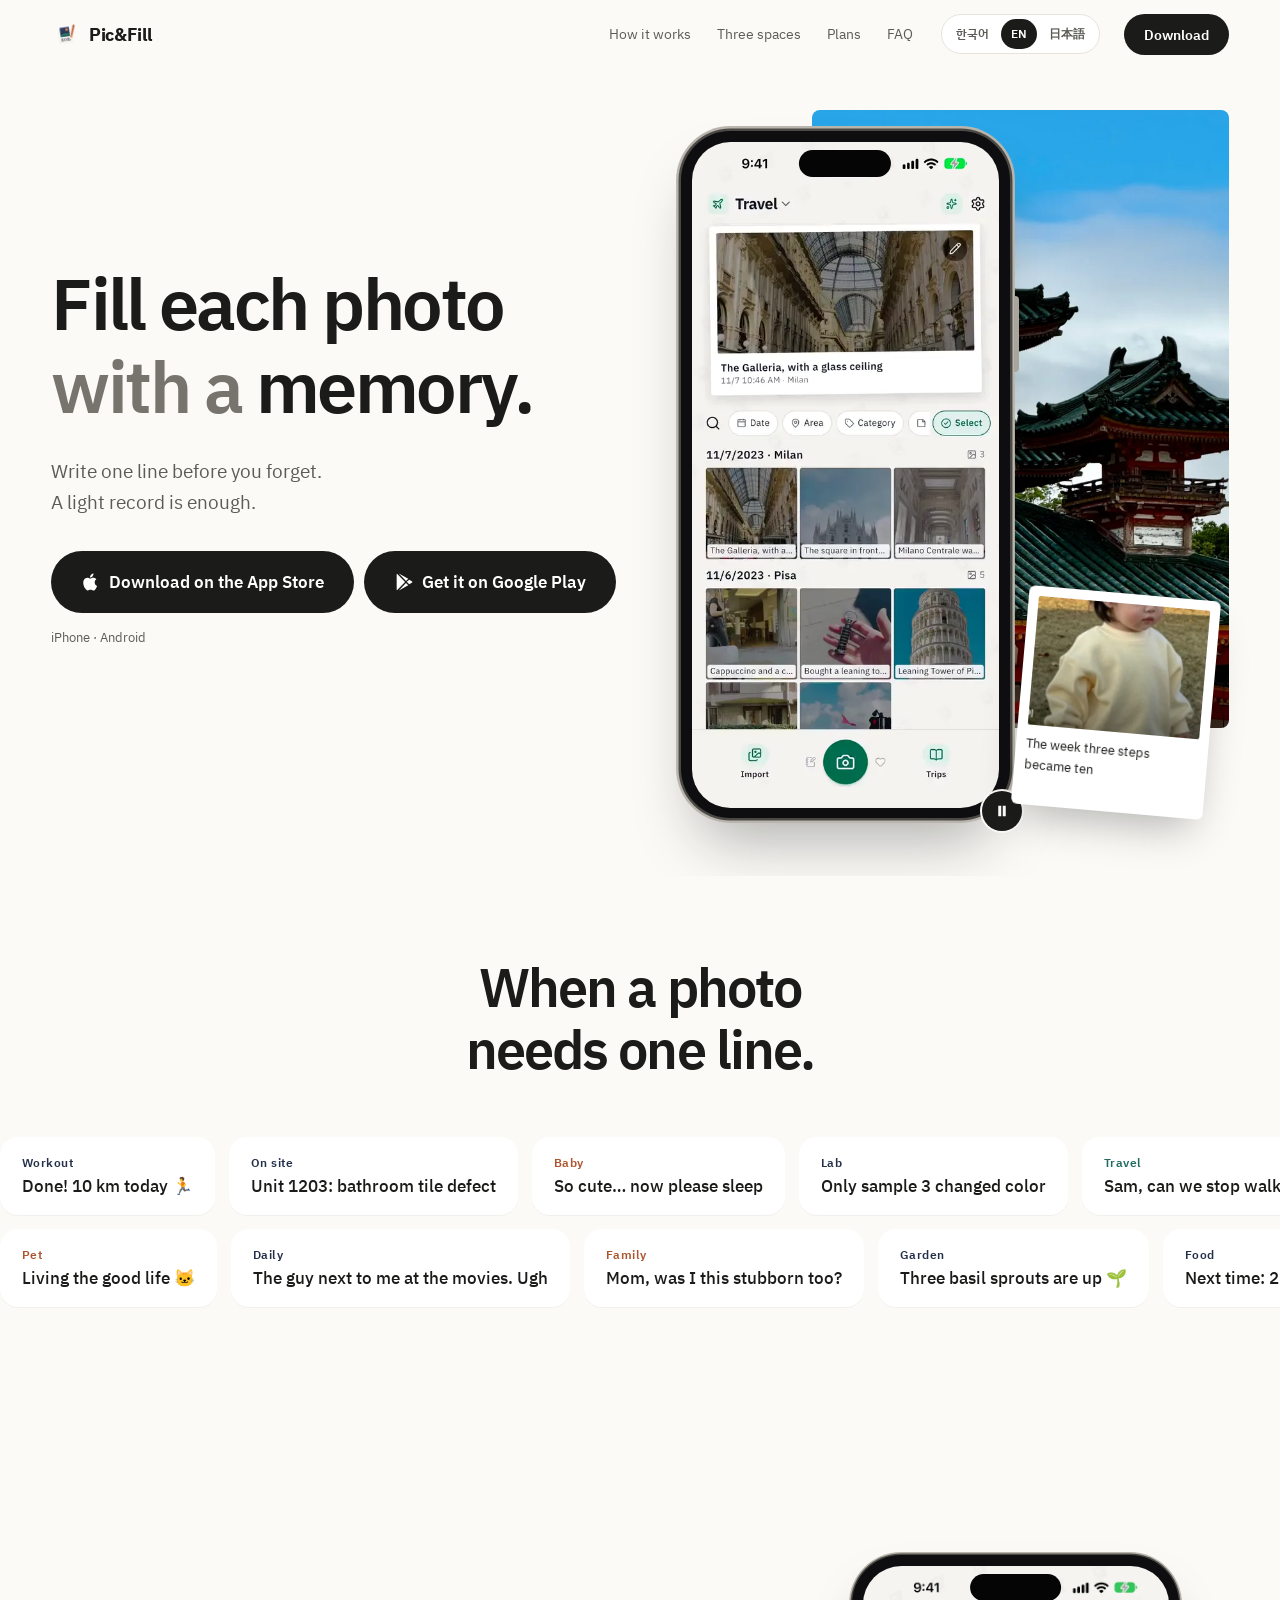
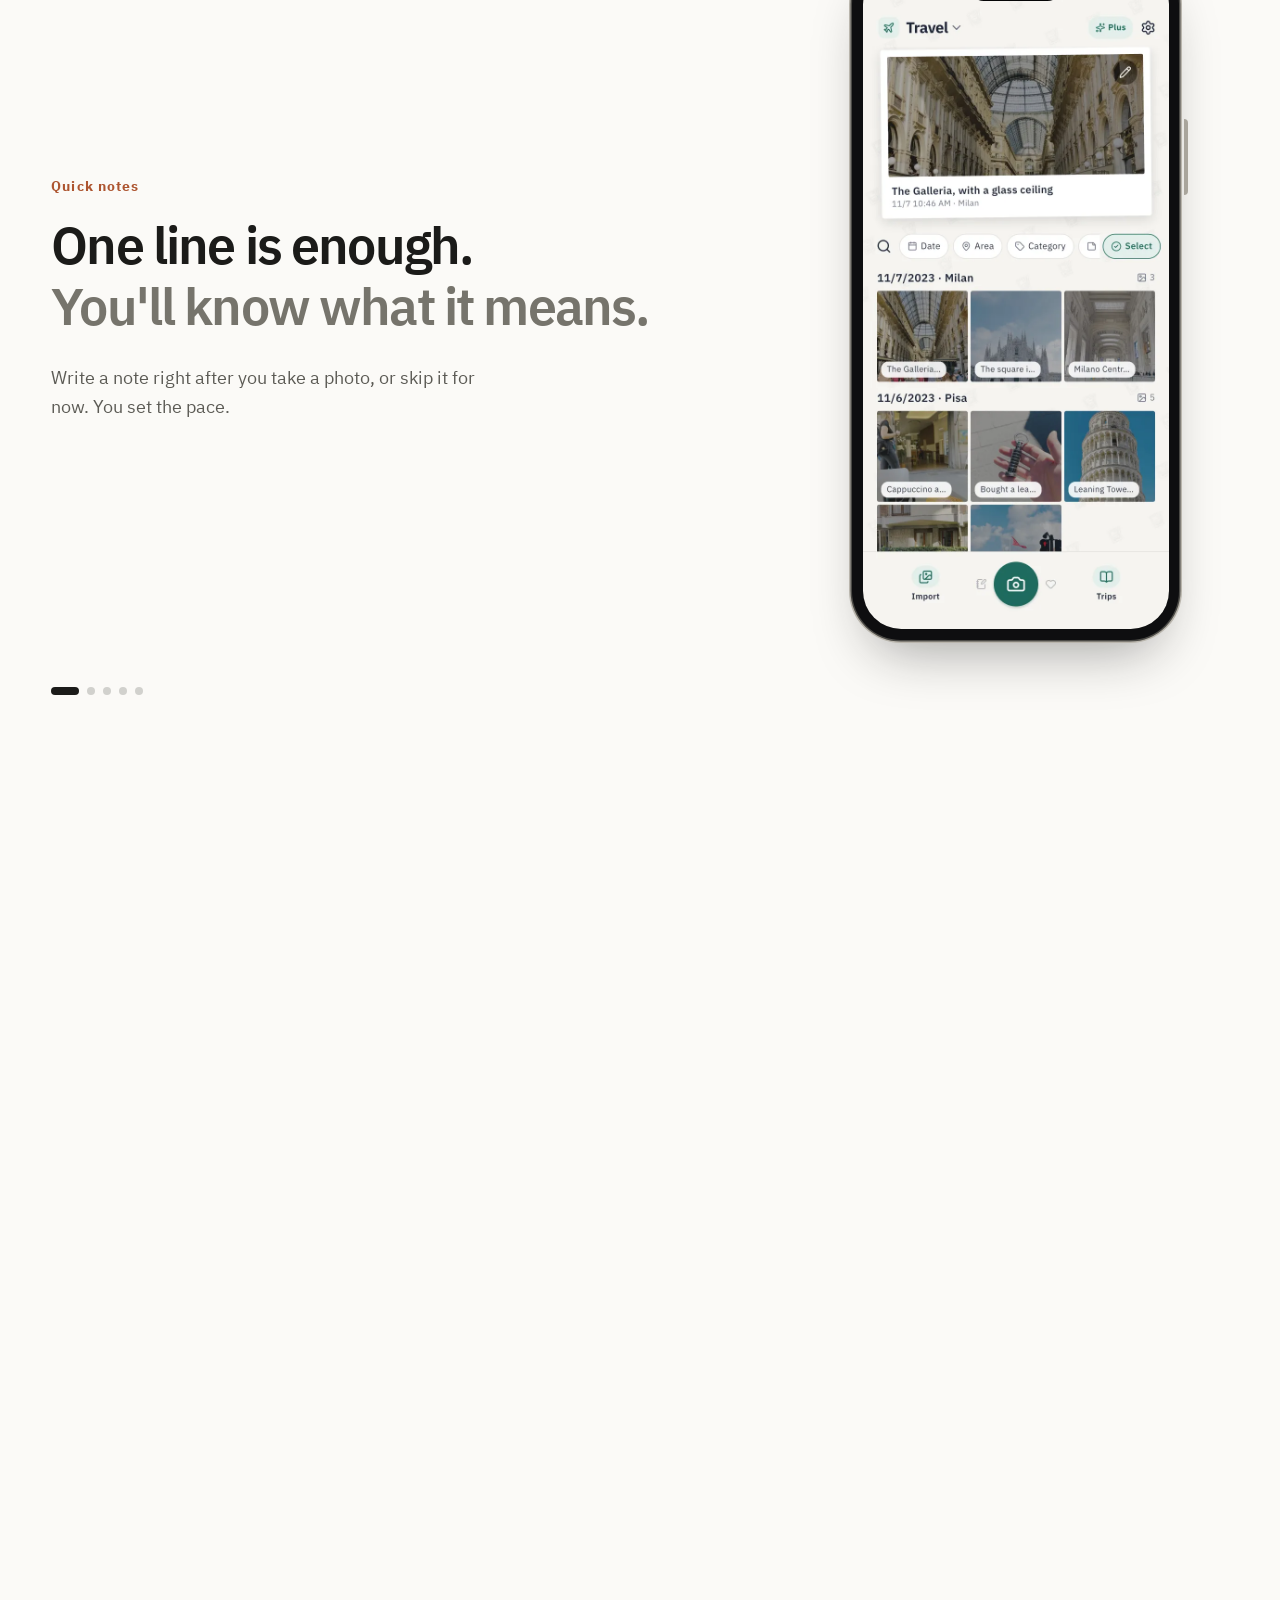
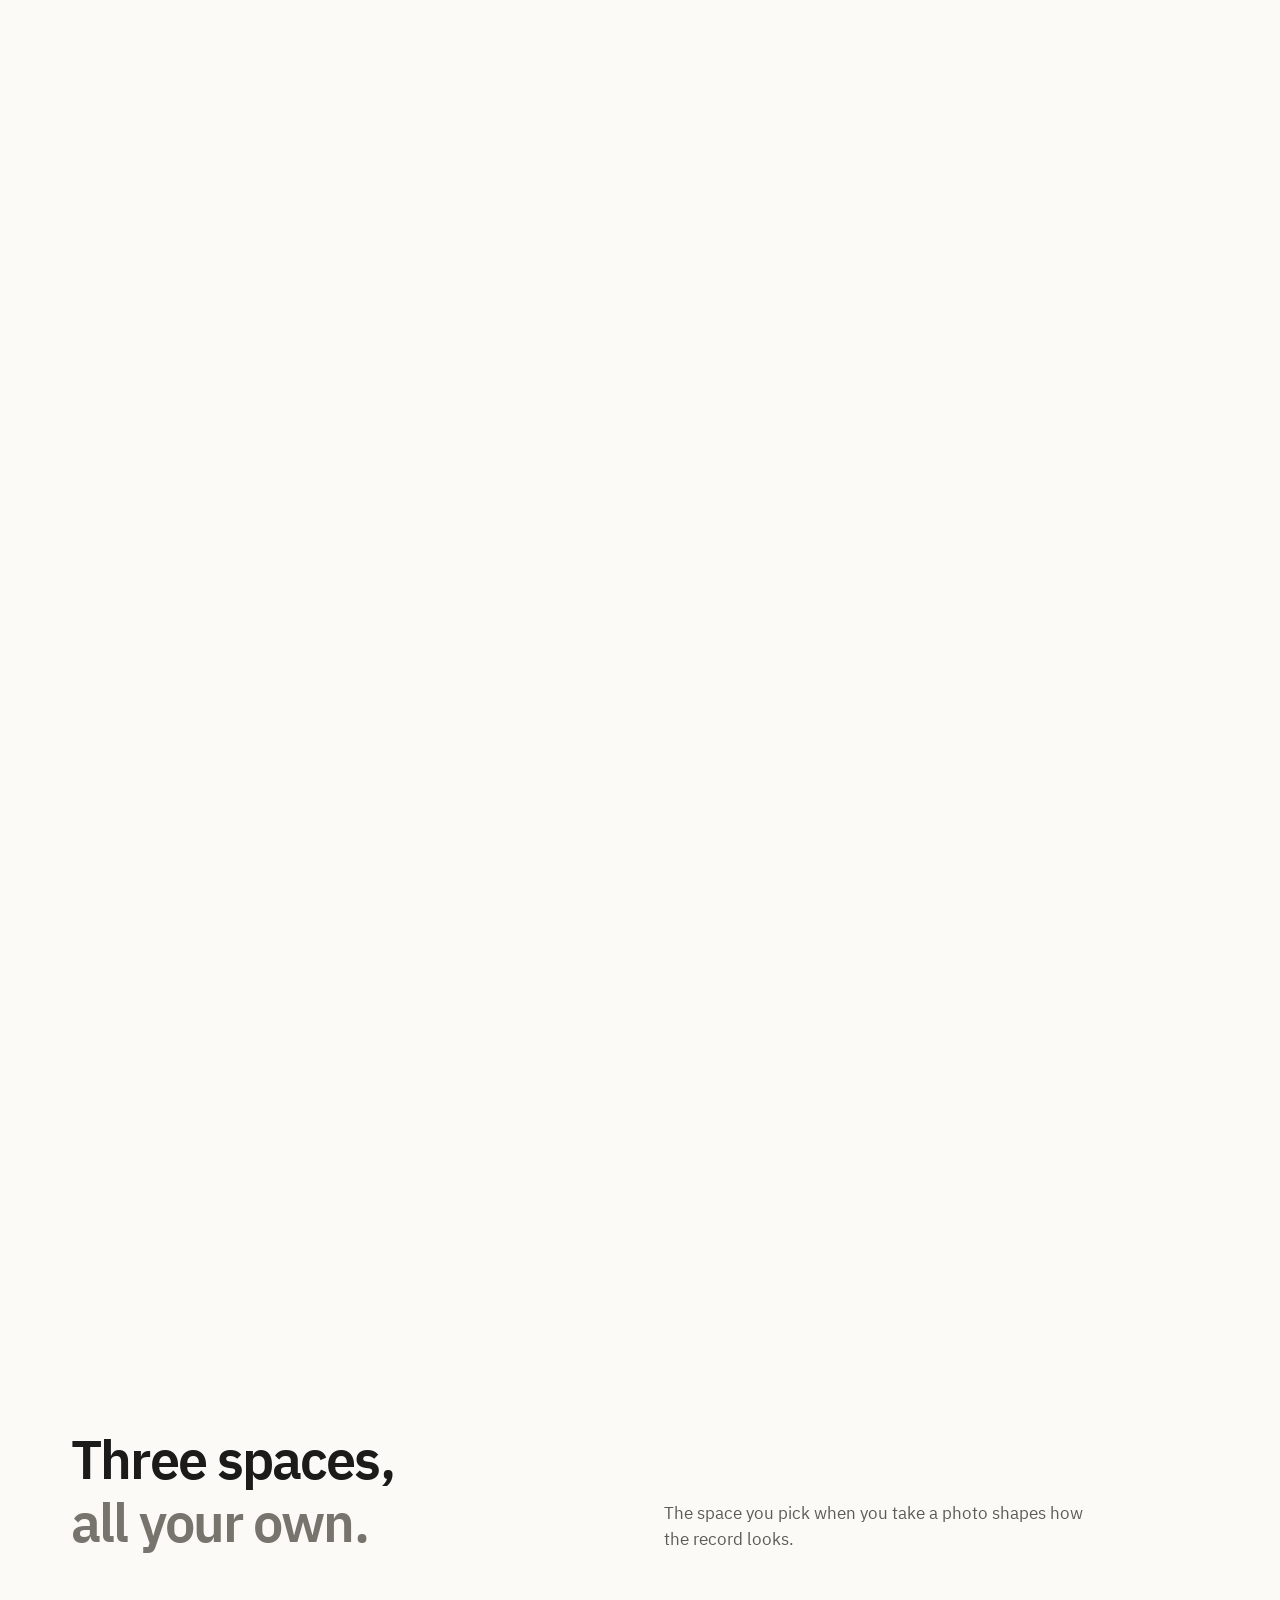
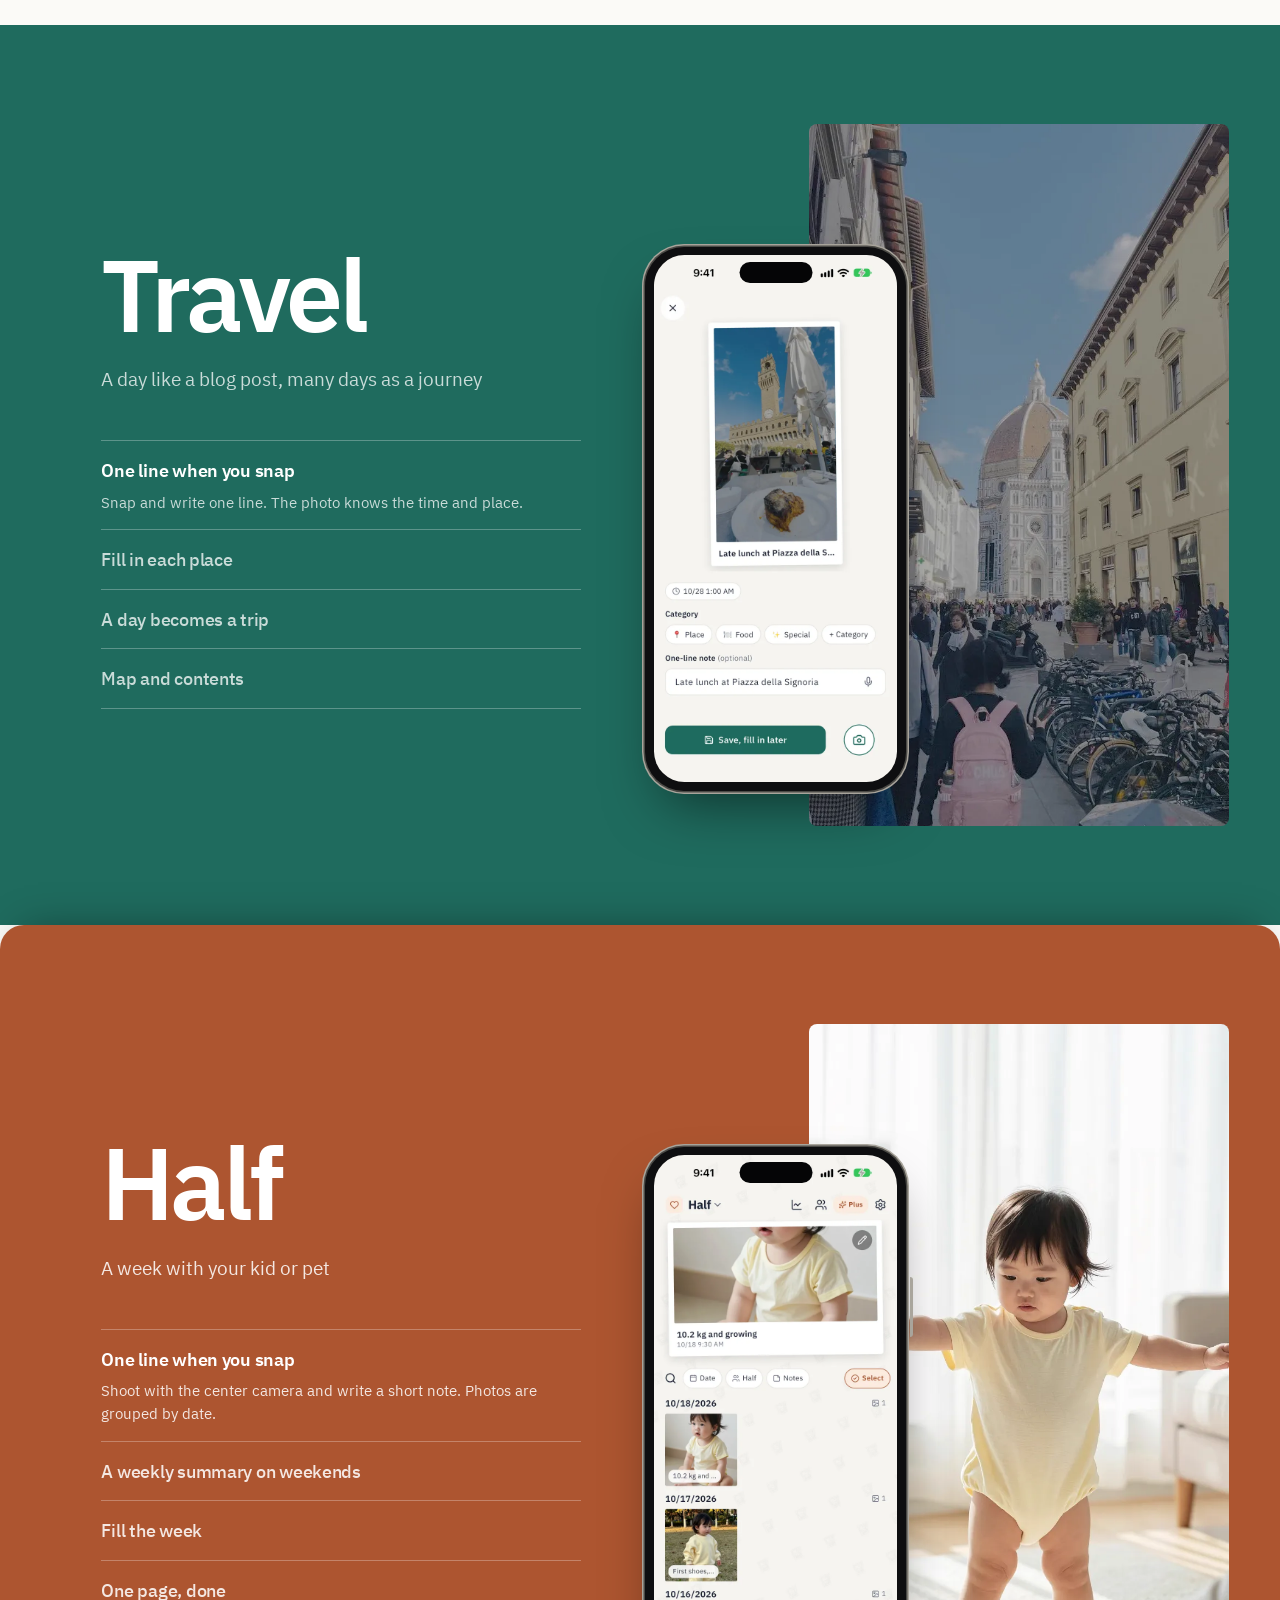
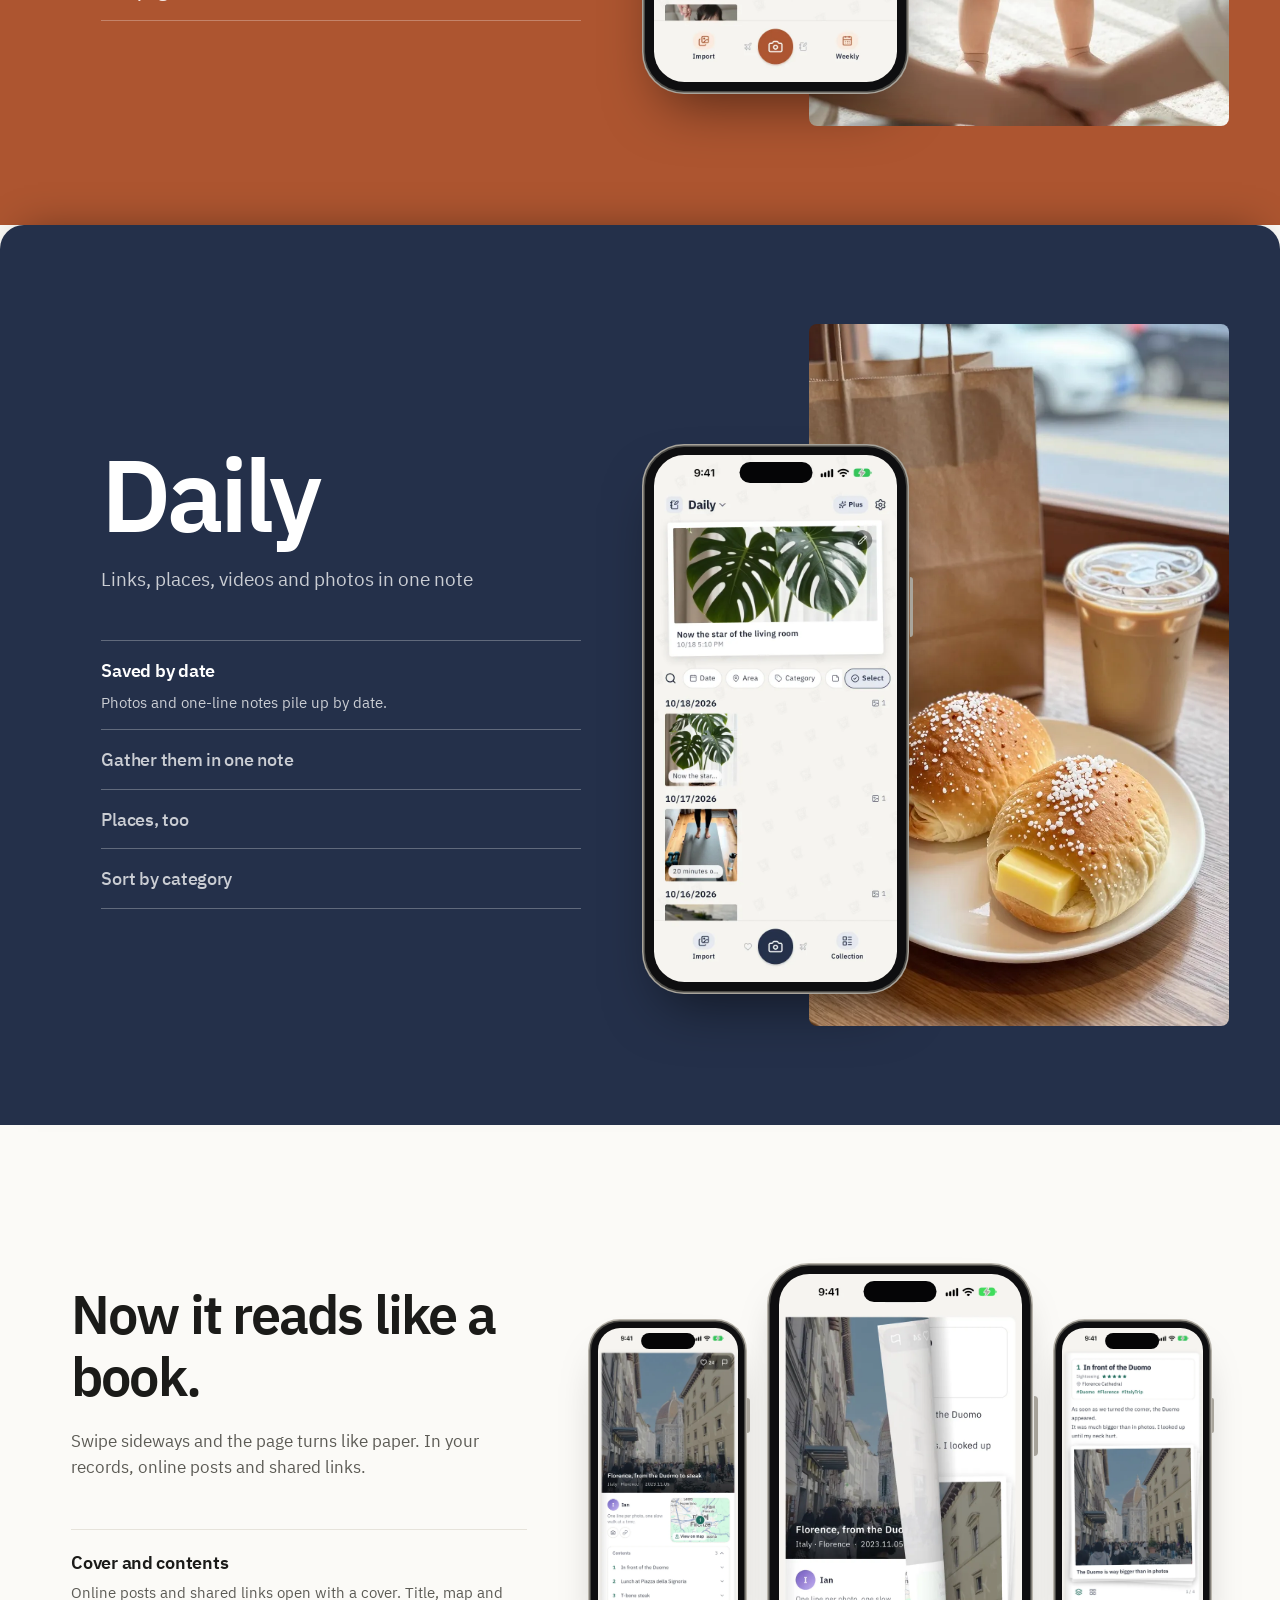
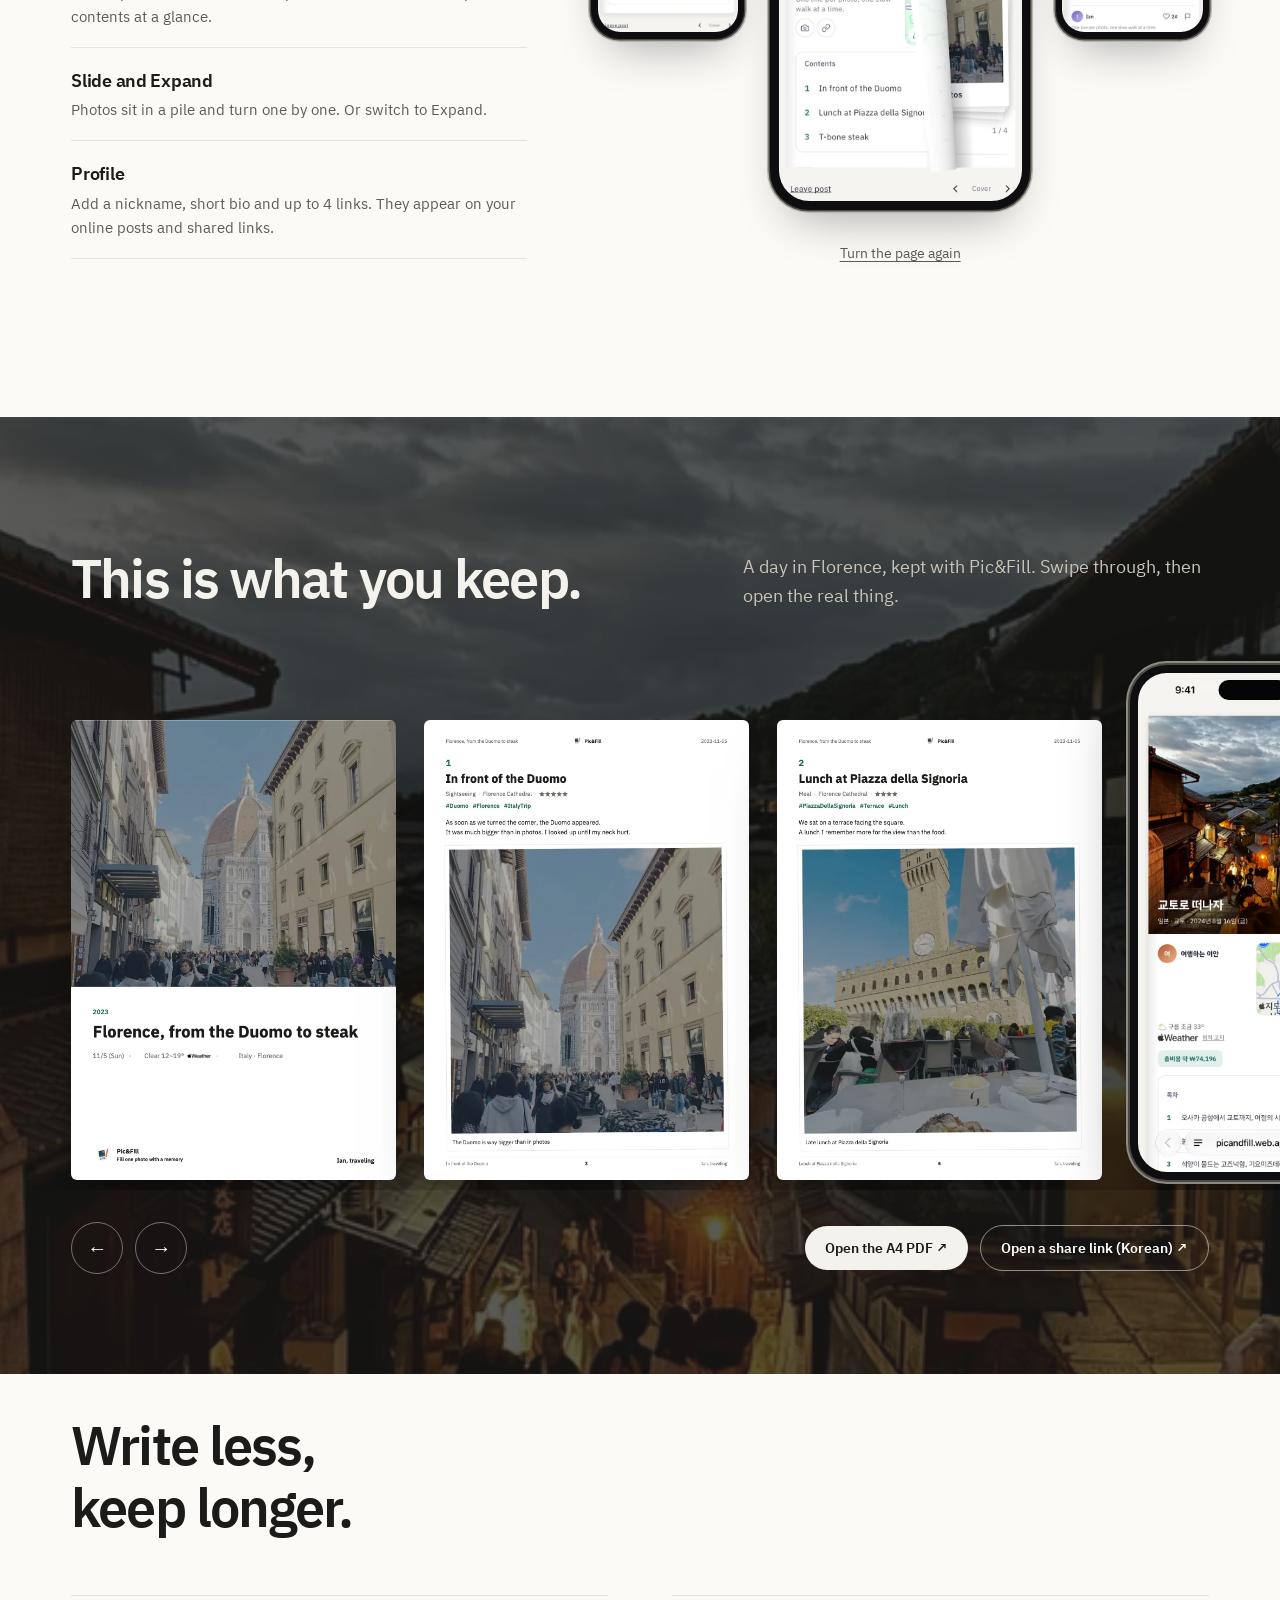
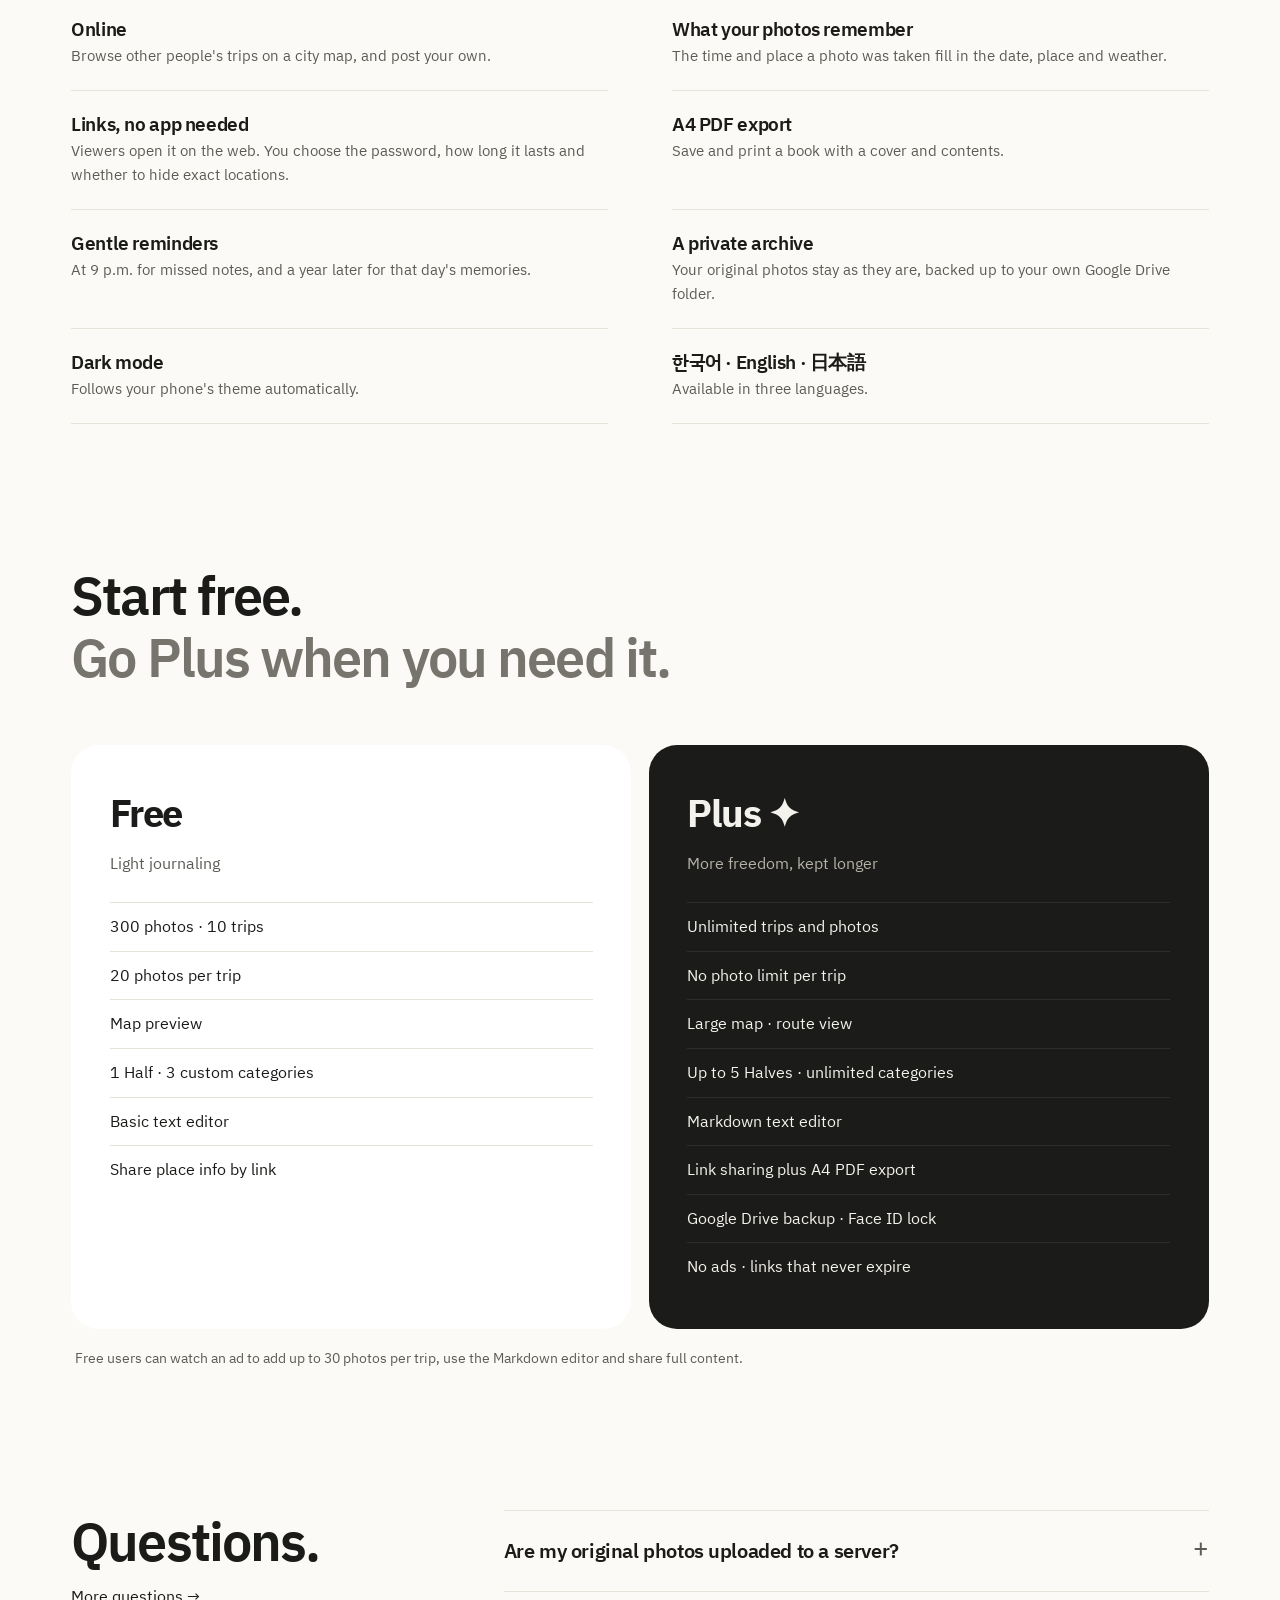
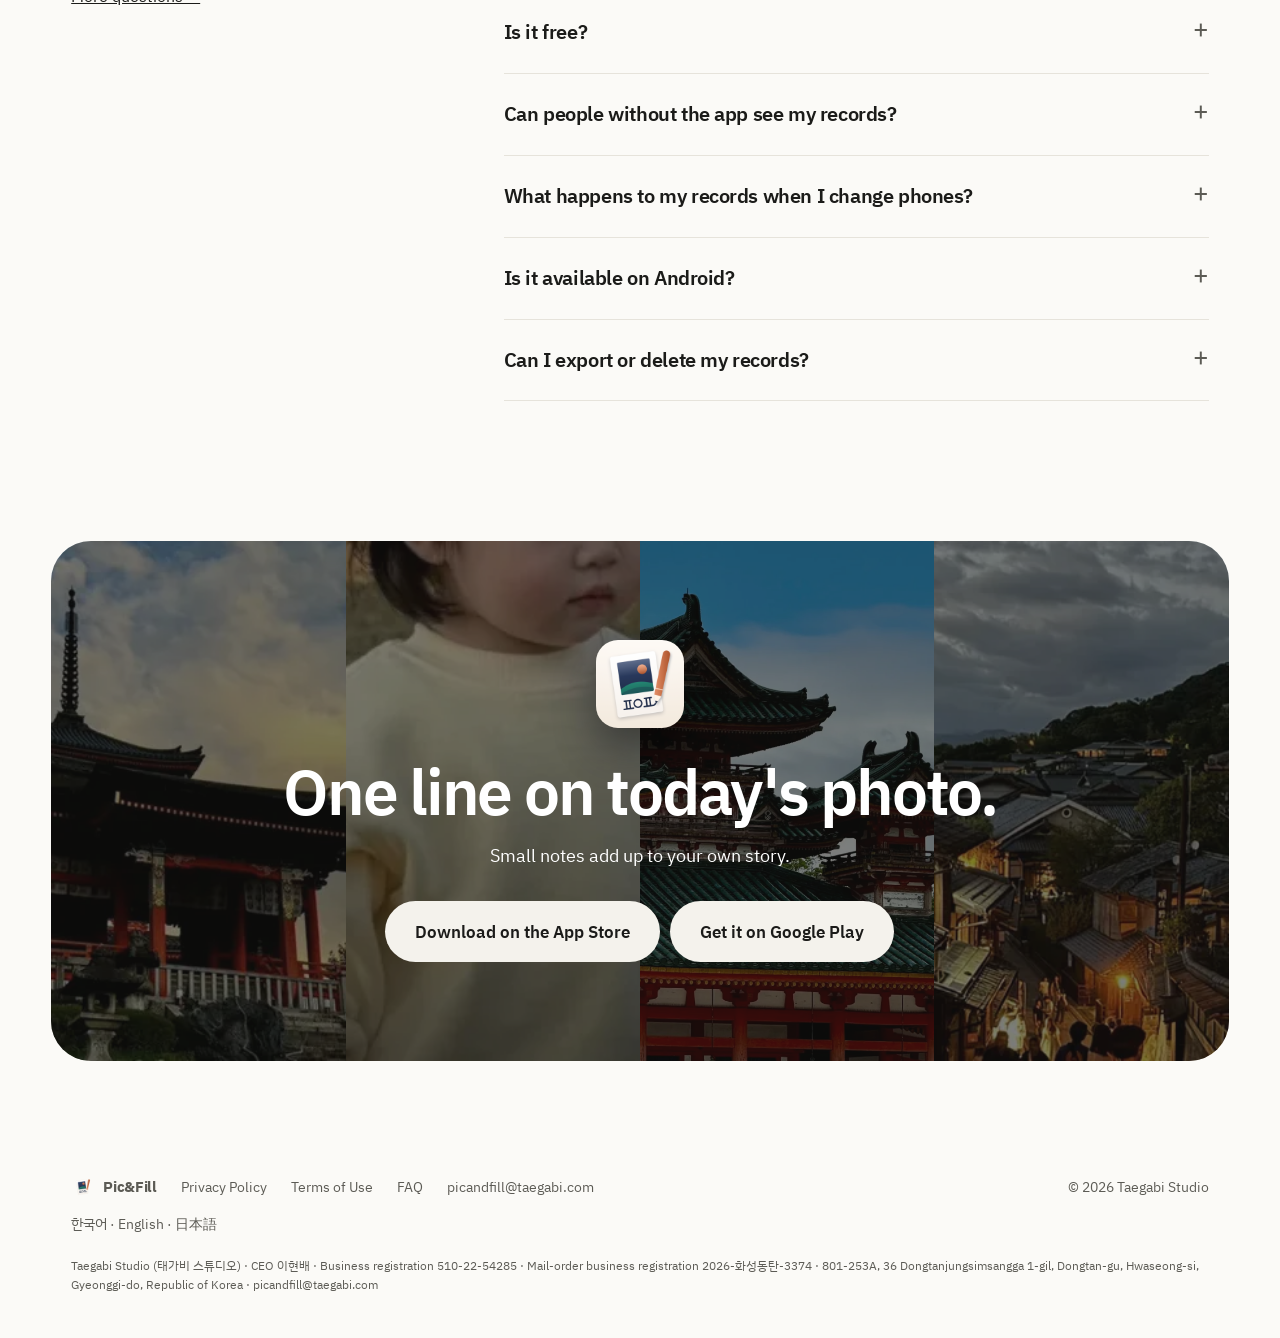
<file: en/index.html>
<!doctype html>
<html lang="en">
<head>
  <meta charset="utf-8">
  <meta name="viewport" content="width=device-width, initial-scale=1">
  <title>Pic&amp;Fill - Fill each photo with a memory</title>
  <meta name="description" content="Write one line on a photo before you forget. Keep trips, kids, pets and everyday moments in your own private journal, and share them by link or A4 PDF.">
  <link rel="canonical" href="https://picandfill.taegabi.com/en/">
  <link rel="alternate" hreflang="ko" href="https://picandfill.taegabi.com/">
  <link rel="alternate" hreflang="en" href="https://picandfill.taegabi.com/en/">
  <link rel="alternate" hreflang="ja" href="https://picandfill.taegabi.com/ja/">
  <link rel="alternate" hreflang="x-default" href="https://picandfill.taegabi.com/en/">
  <meta name="theme-color" content="#F4F2EC">
  <link rel="icon" type="image/png" href="../assets/favicon.png">
  <link rel="apple-touch-icon" href="../assets/apple-touch-icon.png">

  <meta property="og:type" content="website">
  <meta property="og:site_name" content="Pic&amp;Fill">
  <meta property="og:title" content="Pic&amp;Fill - Fill each photo with a memory">
  <meta property="og:description" content="One line when you snap, the rest when you have time. A private photo journal for trips, kids, pets and everyday life.">
  <meta property="og:url" content="https://picandfill.taegabi.com/en/">
  <meta property="og:image" content="https://picandfill.taegabi.com/assets/og.png">
  <meta property="og:image:width" content="1200">
  <meta property="og:image:height" content="630">
  <meta property="og:locale" content="en_US">
  <meta name="twitter:card" content="summary_large_image">

  <link rel="preconnect" href="https://fonts.googleapis.com">
  <link rel="preconnect" href="https://fonts.gstatic.com" crossorigin>
  <link href="https://fonts.googleapis.com/css2?family=IBM+Plex+Sans+KR:wght@400;500;600;700&display=swap" rel="stylesheet">
  <link rel="stylesheet" href="../assets/site.css">

  <script type="application/ld+json">
  {
    "@context": "https://schema.org",
    "@type": "MobileApplication",
    "name": "Pic&Fill",
    "alternateName": "픽앤필",
    "operatingSystem": "iOS",
    "applicationCategory": "LifestyleApplication",
    "description": "A private photo journal: write one line when you take a photo, and fill in the memory with its time and place when you have time.",
    "url": "https://picandfill.taegabi.com/en/",
    "image": "https://picandfill.taegabi.com/assets/app-icon.png",
    "inLanguage": ["ko", "en", "ja"],
    "offers": { "@type": "Offer", "price": "0", "priceCurrency": "USD" }
  }
  </script>
  <script type="application/ld+json">
  {
    "@context": "https://schema.org",
    "@type": "FAQPage",
    "mainEntity": [
      { "@type": "Question", "name": "Are my original photos uploaded to a server?", "acceptedAnswer": { "@type": "Answer", "text": "No. Originals stay in your phone's photo library. The app saves only your notes and a pointer to each photo. Small copies are uploaded only when you share by link, and deleted when you stop sharing." } },
      { "@type": "Question", "name": "Is it free?", "acceptedAnswer": { "@type": "Answer", "text": "Yes. You can record up to 300 photos and 10 trips and share them by link for free. Choose Plus for more records, PDF books or Google Drive backup." } },
      { "@type": "Question", "name": "Can people without the app see my records?", "acceptedAnswer": { "@type": "Answer", "text": "Yes. People open your link in a web browser, no app needed. You can set a password or hide exact locations." } },
      { "@type": "Question", "name": "Is it available on Android?", "acceptedAnswer": { "@type": "Answer", "text": "Yes, get it on Google Play." } }
    ]
  }
  </script>
</head>
<body>

<header class="top" id="top">
  <div class="wrap">
    <a class="brand" href="./" aria-label="Pic&amp;Fill home"><img src="../assets/logo.png" alt="" width="30" height="30">Pic&amp;Fill</a>
    <nav aria-label="On this page">
      <a href="#story">How it works</a>
      <a href="#spaces">Three spaces</a>
      <a href="#plans">Plans</a>
      <a href="#faq">FAQ</a>
    </nav>
    <p class="lang-pill"><a href="../" lang="ko">한국어</a><a class="on" href="./" aria-current="page">EN</a><a href="../ja/" lang="ja">日本語</a></p>
    <button class="btn" type="button" data-download-open data-track="download_header" aria-haspopup="dialog"><span class="label">Download</span></button>
  </div>
</header>
<dialog class="store-dialog" data-download aria-labelledby="store-title">
  <div class="store-in">
    <h2 id="store-title">Choose a store</h2>
    <button class="store-close" type="button" data-download-close aria-label="Close"><svg viewBox="0 0 24 24" aria-hidden="true"><path d="M6 6l12 12M18 6L6 18"/></svg></button>
    <div class="store-btns">
        <a class="btn big" data-appstore data-track="appstore_modal" href="#"><svg viewBox="0 0 24 24" aria-hidden="true"><path d="M16.4 12.6c0-2.5 2-3.7 2.1-3.8-1.2-1.7-3-1.9-3.6-2-1.5-.2-3 .9-3.8.9-.8 0-2-.9-3.3-.9-1.7 0-3.3 1-4.2 2.6-1.8 3.1-.5 7.7 1.3 10.2.9 1.2 1.9 2.6 3.2 2.6 1.3-.1 1.8-.8 3.3-.8 1.6 0 2 .8 3.4.8 1.4 0 2.3-1.3 3.1-2.5 1-1.4 1.4-2.8 1.4-2.9 0 0-2.8-1.1-2.9-4.2zM13.9 5.1c.7-.9 1.2-2 1-3.2-1 0-2.3.7-3 1.6-.7.8-1.2 2-1.1 3.1 1.2.1 2.3-.6 3.1-1.5z"/></svg><span class="label">Download on the App Store</span></a>
        <a class="btn big" data-track="play_modal" href="https://play.google.com/store/apps/details?id=com.taegabi.picandfill"><svg viewBox="0 0 24 24" aria-hidden="true"><path d="M3.6 2.2c-.3.3-.4.7-.4 1.2v17.2c0 .5.1.9.4 1.2l9.7-9.8-9.7-9.8zm10.8 10.9 2.7 2.7-11.3 6.5 8.6-9.2zm3.9-3.8 3 1.7c.9.5.9 1.4 0 1.9l-3 1.7-3-3 3-2.3zM5.8 1.7l11.3 6.5-2.7 2.7-8.6-9.2z"/></svg><span class="label">Get it on Google Play</span></a>
    </div>
  </div>
</dialog>

<main>
  <section class="hero">
    <div>
      <h1 class="reveal d1">Fill each photo<br><span class="soft">with a</span> memory.</h1>
      <p class="lead reveal d2">Write one line before you forget.<br>A light record is enough.</p>
      <div class="reveal d3">
        <div class="stores">
        <a class="btn big" data-appstore data-track="appstore_hero" href="#">
          <svg viewBox="0 0 24 24" aria-hidden="true"><path d="M16.4 12.6c0-2.5 2-3.7 2.1-3.8-1.2-1.7-3-1.9-3.6-2-1.5-.2-3 .9-3.8.9-.8 0-2-.9-3.3-.9-1.7 0-3.3 1-4.2 2.6-1.8 3.1-.5 7.7 1.3 10.2.9 1.2 1.9 2.6 3.2 2.6 1.3-.1 1.8-.8 3.3-.8 1.6 0 2 .8 3.4.8 1.4 0 2.3-1.3 3.1-2.5 1-1.4 1.4-2.8 1.4-2.9 0 0-2.8-1.1-2.9-4.2zM13.9 5.1c.7-.9 1.2-2 1-3.2-1 0-2.3.7-3 1.6-.7.8-1.2 2-1.1 3.1 1.2.1 2.3-.6 3.1-1.5z"/></svg>
          <span class="label">Download on the App Store</span>
        </a>
        <a class="btn big" data-track="play_hero" href="https://play.google.com/store/apps/details?id=com.taegabi.picandfill">
          <svg viewBox="0 0 24 24" aria-hidden="true"><path d="M3.6 2.2c-.3.3-.4.7-.4 1.2v17.2c0 .5.1.9.4 1.2l9.7-9.8-9.7-9.8zm10.8 10.9 2.7 2.7-11.3 6.5 8.6-9.2zm3.9-3.8 3 1.7c.9.5.9 1.4 0 1.9l-3 1.7-3-3 3-2.3zM5.8 1.7l11.3 6.5-2.7 2.7-8.6-9.2z"/></svg>
          <span class="label">Get it on Google Play</span>
        </a>
        </div>
        <p class="note">iPhone · Android</p>
      </div>
    </div>
    <div class="hero-stage">
      <figure class="big reveal"><img src="../assets/photo/temple.webp" alt="The green roofs of Heian Shrine in Kyoto" width="1040" height="1000" fetchpriority="high">
        <figcaption><b>Travel · Kyoto</b>Heian Shrine, under a blue sky<small>Aug 17, 9:02 AM · Sakyo, Kyoto</small></figcaption></figure>
      <div class="iphone reveal d1"><div class="screen"><video data-hero autoplay muted loop playsinline preload="auto" poster="../assets/hero/app_en.webp" src="../assets/hero/app_en.mp4" width="480" height="1042" aria-label="Swiping the shutter button sideways to switch between Trips, Your Half and Everyday, swiping up to change the category, turning a trip story like paper, and reading a Half weekly summary and an everyday note"></video></div>
        <button class="hero-toggle" type="button" data-hero-toggle data-pause="Pause video" data-play="Play video" aria-label="Pause video"><svg viewBox="0 0 24 24" aria-hidden="true"><path d="M7 5h4v14H7zM13 5h4v14h-4z"/></svg></button></div>
      <figure class="polaroid reveal d2"><img src="../assets/photo/baby.webp" alt="A toddler standing on the grass" width="400" height="300"><figcaption>The week three steps became ten</figcaption></figure>
    </div>
  </section>

  <section class="moments" aria-label="Examples">
    <h2 class="display reveal">When a photo<br>needs one line.</h2>
    <div class="track">
      <div class="memo"><small class="d">Workout</small>Done! 10 km today 🏃</div>
      <div class="memo"><small class="d">On site</small>Unit 1203: bathroom tile defect</div>
      <div class="memo"><small class="h">Baby</small>So cute… now please sleep</div>
      <div class="memo"><small class="d">Lab</small>Only sample 3 changed color</div>
      <div class="memo"><small class="t">Travel</small>Sam, can we stop walking now</div>
      <div class="memo"><small class="d">Friends</small>We're not in our 20s anymore, you know</div>
      <div class="memo"><small class="d">Workout</small>Done! 10 km today 🏃</div>
      <div class="memo"><small class="d">On site</small>Unit 1203: bathroom tile defect</div>
      <div class="memo"><small class="h">Baby</small>So cute… now please sleep</div>
      <div class="memo"><small class="d">Lab</small>Only sample 3 changed color</div>
      <div class="memo"><small class="t">Travel</small>Sam, can we stop walking now</div>
      <div class="memo"><small class="d">Friends</small>We're not in our 20s anymore, you know</div>
    </div>
    <div class="track rev">
      <div class="memo"><small class="h">Pet</small>Living the good life 🐱</div>
      <div class="memo"><small class="d">Daily</small>The guy next to me at the movies. Ugh</div>
      <div class="memo"><small class="h">Family</small>Mom, was I this stubborn too?</div>
      <div class="memo"><small class="d">Garden</small>Three basil sprouts are up 🌱</div>
      <div class="memo"><small class="d">Food</small>Next time: 2nd-floor window seat</div>
      <div class="memo"><small class="t">Travel</small>Leonardo da Vinci, Virgin of the Rocks</div>
      <div class="memo"><small class="d">Daily</small>Don't forgive me for this midnight snack</div>
      <div class="memo"><small class="h">Pet</small>Living the good life 🐱</div>
      <div class="memo"><small class="d">Daily</small>The guy next to me at the movies. Ugh</div>
      <div class="memo"><small class="h">Family</small>Mom, was I this stubborn too?</div>
      <div class="memo"><small class="d">Garden</small>Three basil sprouts are up 🌱</div>
      <div class="memo"><small class="d">Food</small>Next time: 2nd-floor window seat</div>
      <div class="memo"><small class="t">Travel</small>Leonardo da Vinci, Virgin of the Rocks</div>
      <div class="memo"><small class="d">Daily</small>Don't forgive me for this midnight snack</div>
    </div>
  </section>

  <section class="story" id="story" aria-label="How Pic&amp;Fill works">
    <div class="story-stage">
      <div class="story-text">
        <div class="story-step on" style="--accent:var(--peach-ink)"><span class="num">Quick notes</span><h2 class="display">One line is enough.<br><span class="soft">You'll know what it means.</span></h2><p>Write a note right after you take a photo, or skip it for now. You set the pace.</p></div>
        <div class="story-step" style="--accent:var(--travel)"><span class="num">Photos into records</span><h2 class="display">Why you took the photo<br><span class="soft">isn't in the photo.</span></h2><p>Gather photos into your own trip. Trips can grow into a journey.</p></div>
        <div class="story-step" style="--accent:var(--peach-ink)"><span class="num">Your Half</span><h2 class="display">The days worth seeing again<br><span class="soft">aren't only the big ones.</span></h2><p>Moments with your kid or pet, and how you felt, on one page a week. Writing every day is hard for us too.</p></div>
        <div class="story-step" style="--accent:var(--navy)"><span class="num">Everyday life</span><h2 class="display">When you need a note,<br><span class="soft">it's right here.</span></h2><p>Nothing fancy. Write when a photo needs a note. All the useful tools are still there.</p></div>
        <div class="story-step" style="--accent:var(--gold)"><span class="num">Keep it</span><h2 class="display">An offline book.<br><span class="soft">Some things belong on paper.</span></h2><p>Save the records you made with care as an A4 PDF. Or share them by link.</p></div>
      </div>
      <div class="story-phone">
        <div class="iphone">
          <div class="screen">
            <img class="on" src="../assets/en/screens/home.webp" alt="Travel photos: every photo has a one-line note" width="660" height="1434">
            <img src="../assets/en/screens/03.webp" alt="" width="660" height="1430" loading="lazy">
            <img src="../assets/en/screens/04.webp" alt="Half weekly summary: seven cat photos" width="660" height="1430" loading="lazy">
            <img src="../assets/en/screens/05.webp" alt="Daily note: photos and a place in one note" width="660" height="1430" loading="lazy">
            <img src="../assets/en/screens/06.webp" alt="Save as PDF: cover and contents" width="660" height="1430" loading="lazy">
          </div>
        </div>
      </div>
      <div class="story-dots" aria-hidden="true"><i class="on"></i><i></i><i></i><i></i><i></i></div>
    </div>
  </section>

    <section class="spaces" id="spaces">
    <div class="wrap spaces-head">
      <h2 class="display reveal">Three spaces,<br><span class="soft">all your own.</span></h2>
      <p class="reveal d1">The space you pick when you take a photo shapes how the record looks.</p>
    </div>
    <article class="chapter ch-travel" aria-labelledby="ch-travel">
      <div class="ch-copy">
        <h3 id="ch-travel">Travel</h3>
        <p class="ch-line">A day like a blog post, many days as a journey</p>
        <ol class="ch-steps" aria-label="How it works">
          <li><button type="button" aria-current="true" data-track="space_travel_1"><b>One line when you snap</b><span>Snap and write one line. The photo knows the time and place.</span></button></li>
          <li><button type="button" data-track="space_travel_2"><b>Fill in each place</b><span>Title, purpose, rating, hashtags and story. Places are suggested from photo locations.</span></button></li>
          <li><button type="button" data-track="space_travel_3"><b>A day becomes a trip</b><span>Your places line up in time order, with weather and spending.</span></button></li>
          <li><button type="button" data-track="space_travel_4"><b>Map and contents</b><span>Look back with a map and contents, and share by link or PDF.</span></button></li>
        </ol>
      </div>
      <div class="ch-visual">
        <img class="ch-photo" src="../assets/photo/ch-travel.webp" alt="Florence Cathedral at the end of an alley" loading="lazy">
        <div class="iphone"><div class="screen">
            <img class="on" src="../assets/en/travel/01.webp" alt="Writing a one-line note on a Florence photo" width="660" height="1434" loading="lazy">
            <img src="../assets/en/travel/02.webp" alt="Editing a place: title, place, purpose, rating, hashtags, story" width="660" height="1434" loading="lazy">
            <img src="../assets/en/travel/03.webp" alt="A Florence trip: weather, spending and three places" width="660" height="1434" loading="lazy">
            <img src="../assets/en/travel/04.webp" alt="A saved Florence trip: map with numbered pins, contents, share and PDF buttons" width="660" height="1434" loading="lazy">
        </div></div>
      </div>
    </article>
    <article class="chapter ch-half" aria-labelledby="ch-half">
      <div class="ch-copy">
        <h3 id="ch-half">Half</h3>
        <p class="ch-line">A week with your kid or pet</p>
        <ol class="ch-steps" aria-label="How it works">
          <li><button type="button" aria-current="true" data-track="space_half_1"><b>One line when you snap</b><span>Shoot with the center camera and write a short note. Photos are grouped by date.</span></button></li>
          <li><button type="button" data-track="space_half_2"><b>A weekly summary on weekends</b><span>Tap 'Weekly' at the bottom to open seven day slots. Drag photos into them.</span></button></li>
          <li><button type="button" data-track="space_half_3"><b>Fill the week</b><span>'Fill by date' puts them all in at once. Star the special days.</span></button></li>
          <li><button type="button" data-track="space_half_4"><b>One page, done</b><span>Weight, health and special notes come together on one screen. Share by link or PDF.</span></button></li>
        </ol>
      </div>
      <div class="ch-visual">
        <img class="ch-photo" src="../assets/photo/ch-half.webp" alt="A toddler learning to walk in the living room" loading="lazy">
        <div class="iphone"><div class="screen">
            <img class="on" src="../assets/en/half/01.webp" alt="Half home: photos and one-line notes grouped by date" width="660" height="1434" loading="lazy">
            <img src="../assets/en/half/02.webp" alt="Writing a weekly summary: seven empty day slots" width="660" height="1434" loading="lazy">
            <img src="../assets/en/half/03.webp" alt="A weekly summary with photos and notes for each day" width="660" height="1434" loading="lazy">
            <img src="../assets/en/half/04.webp" alt="A finished week: daily photos, weight and special notes" width="660" height="1434" loading="lazy">
        </div></div>
      </div>
    </article>
    <article class="chapter ch-daily" aria-labelledby="ch-daily">
      <div class="ch-copy">
        <h3 id="ch-daily">Daily</h3>
        <p class="ch-line">Links, places, videos and photos in one note</p>
        <ol class="ch-steps" aria-label="How it works">
          <li><button type="button" aria-current="true" data-track="space_daily_1"><b>Saved by date</b><span>Photos and one-line notes pile up by date.</span></button></li>
          <li><button type="button" data-track="space_daily_2"><b>Gather them in one note</b><span>Pick a few photos and write a little. That's a daily note.</span></button></li>
          <li><button type="button" data-track="space_daily_3"><b>Places, too</b><span>Add a shop or spot to a note and open it on a map.</span></button></li>
          <li><button type="button" data-track="space_daily_4"><b>Sort by category</b><span>Gather notes by your own categories, like Gardening or Workout.</span></button></li>
        </ol>
      </div>
      <div class="ch-visual">
        <img class="ch-photo" src="../assets/photo/ch-daily.webp" alt="Two buns and an iced latte" loading="lazy">
        <div class="iphone"><div class="screen">
            <img class="on" src="../assets/en/daily/01.webp" alt="Daily home: photos grouped by date" width="660" height="1434" loading="lazy">
            <img src="../assets/en/daily/02.webp" alt="A daily note: monstera growth diary with four photos" width="660" height="1434" loading="lazy">
            <img src="../assets/en/daily/03.webp" alt="A daily note with bakery photos and places" width="660" height="1434" loading="lazy">
            <img src="../assets/en/daily/04.webp" alt="Notes sorted by category" width="660" height="1434" loading="lazy">
        </div></div>
      </div>
    </article>
  </section>

  <!-- 1.0.4: 책처럼 읽기. 영상은 시연 데이터로 찍은 실제 앱 화면 -->
  <section class="book" id="book">
    <div class="wrap book-in">
      <div class="book-copy">
        <h2 class="display reveal">Now it reads like a book.</h2>
        <p class="book-lead reveal d1">Swipe sideways and the page turns like paper. In your records, online posts and shared links.</p>
        <ul class="book-list reveal d2">
        <li><h3>Cover and contents</h3><p>Online posts and shared links open with a cover. Title, map and contents at a glance.</p></li>
        <li><h3>Slide and Expand</h3><p>Photos sit in a pile and turn one by one. Or switch to Expand.</p></li>
        <li><h3>Profile</h3><p>Add a nickname, short bio and up to 4 links. They appear on your online posts and shared links.</p></li>
        </ul>
      </div>
      <div class="book-phones reveal">
        <div class="iphone side"><div class="screen"><img src="../assets/en/book/cover.webp" alt="Online post cover: title, profile, map and contents" width="660" height="1434" loading="lazy"></div></div>
        <div class="book-main">
          <div class="iphone"><div class="screen"><video data-curl muted playsinline preload="metadata" poster="../assets/en/book/curl.webp" src="../assets/en/book/curl.mp4" aria-label="A trip cover is swiped sideways, curling like paper to reveal the next page"></video></div></div>
          <button type="button" class="replay" data-replay data-track="book_replay">Turn the page again</button>
        </div>
        <div class="iphone side"><div class="screen"><img src="../assets/en/book/page.webp" alt="One fill page: photo slides with the profile at the bottom" width="660" height="1434" loading="lazy"></div></div>
      </div>
    </div>
  </section>

  <section class="kyoto" id="samples">
    <img class="kyoto-bg" src="../assets/photo/night.webp" alt="" width="600" height="400" loading="lazy">
    <div class="wrap">
      <div class="head-row">
        <h2 class="display reveal">This is what you keep.</h2>
        <p class="reveal d1">A day in Florence, kept with Pic&amp;Fill. Swipe through, then open the real thing.</p>
      </div>
    </div>
    <div class="reel" tabindex="0" aria-label="Florence trip PDF pages and a share link">
      <img class="page" src="../assets/en/sample/pdf1.webp" alt="PDF cover" width="600" height="849" loading="lazy">
      <img class="page" src="../assets/en/sample/pdf3.webp" alt="PDF page: a place with photos and text" width="600" height="849" loading="lazy">
      <img class="page" src="../assets/en/sample/pdf5.webp" alt="PDF page: another place" width="600" height="849" loading="lazy">
      <div class="iphone"><div class="screen"><img src="../assets/sample/link.webp" alt="The Kyoto trip opened from a share link" width="660" height="1434" loading="lazy"></div></div>
    </div>
    <div class="wrap reel-bar">
      <button class="arrow" data-reel="-1" aria-label="Previous">←</button><button class="arrow" data-reel="1" aria-label="Next">→</button>
      <span class="grow"></span>
      <a class="btn light" href="../assets/en/sample/picandfill-florence.pdf" target="_blank" rel="noopener" data-track="sample_pdf">Open the A4 PDF ↗</a>
      <a class="btn ghost" href="https://picandfill.web.app/s/jlXsuRmwK4Yz7LydBmc1lw" target="_blank" rel="noopener" data-track="sample_link">Open a share link (Korean) ↗</a>
    </div>
  </section>

  <section class="features" id="features">
    <div class="wrap">
      <h2 class="display reveal" style="margin-bottom:56px">Write less,<br>keep longer.</h2>
      <div class="feature-list reveal">
        <div class="feature-row"><h3>Online</h3><p>Browse other people's trips on a city map, and post your own.</p></div>
        <div class="feature-row"><h3>What your photos remember</h3><p>The time and place a photo was taken fill in the date, place and weather.</p></div>
        <div class="feature-row"><h3>Links, no app needed</h3><p>Viewers open it on the web. You choose the password, how long it lasts and whether to hide exact locations.</p></div>
        <div class="feature-row"><h3>A4 PDF export</h3><p>Save and print a book with a cover and contents.</p></div>
        <div class="feature-row"><h3>Gentle reminders</h3><p>At 9 p.m. for missed notes, and a year later for that day's memories.</p></div>
        <div class="feature-row"><h3>A private archive</h3><p>Your original photos stay as they are, backed up to your own Google Drive folder.</p></div>
        <div class="feature-row"><h3>Dark mode</h3><p>Follows your phone's theme automatically.</p></div>
        <div class="feature-row"><h3>한국어 · English · 日本語</h3><p>Available in three languages.</p></div>
      </div>
    </div>
  </section>

  <section class="plans" id="plans">
    <div class="wrap">
      <h2 class="display reveal">Start free.<br><span class="soft">Go Plus when you need it.</span></h2>
      <div class="plan-grid">
        <div class="plan reveal">
          <h3>Free</h3>
          <p class="tag">Light journaling</p>
          <ul>
            <li>300 photos · 10 trips</li>
            <li>20 photos per trip</li>
            <li>Map preview</li>
            <li>1 Half · 3 custom categories</li>
            <li>Basic text editor</li>
            <li>Share place info by link</li>
          </ul>
        </div>
        <div class="plan plus reveal d1">
          <h3>Plus ✦</h3>
          <p class="tag">More freedom, kept longer</p>
          <ul>
            <li>Unlimited trips and photos</li>
            <li>No photo limit per trip</li>
            <li>Large map · route view</li>
            <li>Up to 5 Halves · unlimited categories</li>
            <li>Markdown text editor</li>
            <li>Link sharing plus A4 PDF export</li>
            <li>Google Drive backup · Face ID lock</li>
            <li>No ads · links that never expire</li>
          </ul>
        </div>
      </div>
      <p class="plan-note reveal">Free users can watch an ad to add up to 30 photos per trip, use the Markdown editor and share full content.</p>
    </div>
  </section>

  <section class="faq" id="faq">
    <div class="wrap">
      <div class="faq-grid"><div>
      <h2 class="display reveal">Questions.</h2>
      <p class="reveal" style="margin:12px 0 0"><a href="faq">More questions →</a></p>
      </div><div>
      <details><summary>Are my original photos uploaded to a server?</summary><p>No. Originals stay in your phone's photo library. The app saves only your notes and a pointer to each photo. Small copies are uploaded only when you share by link, and deleted when you stop sharing.</p></details>
      <details><summary>Is it free?</summary><p>Yes. You can record up to 300 photos and 10 trips and share them by link for free. Choose Plus for more records, PDF books or Google Drive backup.</p></details>
      <details><summary>Can people without the app see my records?</summary><p>Yes. People open your link in a web browser, no app needed. You can set a password or hide exact locations.</p></details>
      <details><summary>What happens to my records when I change phones?</summary><p>Sign in with the same Google or Apple account and your records are all there. With Plus Google Drive backup, your photos show up on the new phone too.</p></details>
      <details><summary>Is it available on Android?</summary><p>Yes, get it on Google Play.</p></details>
      <details><summary>Can I export or delete my records?</summary><p>Yes. In Settings you can export all your records as a file, and delete your account and records at once.</p></details>
      </div></div>
    </div>
  </section>

  <section class="cta-card">
    <div class="mosaic" aria-hidden="true"><img src="../assets/photo/pagoda.webp" alt="" loading="lazy"><img src="../assets/photo/baby.webp" alt="" loading="lazy"><img src="../assets/photo/temple.webp" alt="" loading="lazy"><img src="../assets/photo/night.webp" alt="" loading="lazy"></div>
    <div class="cta-in">
      <img class="icon reveal" src="../assets/app-icon.png" alt="" width="88" height="88">
      <h2 class="display reveal d1">One line on today's photo.</h2>
      <p class="reveal d1">Small notes add up to your own story.</p>
      <div class="stores reveal d2">
      <a class="btn big light" data-appstore data-track="appstore_bottom" href="#"><span class="label">Download on the App Store</span></a>
      <a class="btn big light" data-track="play_bottom" href="https://play.google.com/store/apps/details?id=com.taegabi.picandfill"><span class="label">Get it on Google Play</span></a>
      </div>
    </div>
  </section>
</main>

<footer>
  <div class="wrap">
    <a href="./" class="brand" style="font-size:15px"><img src="../assets/logo.png" alt="" width="24" height="24" style="width:24px;height:24px">Pic&amp;Fill</a>
    <a href="privacy" data-track="privacy">Privacy Policy</a>
    <a href="terms" data-track="terms">Terms of Use</a>
    <a href="faq">FAQ</a><a href="mailto:picandfill@taegabi.com">picandfill@taegabi.com</a><span class="copy">© 2026 Taegabi Studio</span>
    <p class="langs"><a href="../">한국어</a> · <a href="./">English</a> · <a href="../ja/">日本語</a></p>
  <p class="biz">Taegabi Studio (태가비 스튜디오) · CEO 이현배 · Business registration 510-22-54285 · Mail-order business registration 2026-화성동탄-3374 · 801-253A, 36 Dongtanjungsimsangga 1-gil, Dongtan-gu, Hwaseong-si, Gyeonggi-do, Republic of Korea · picandfill@taegabi.com</p></div>
</footer>

<script src="../assets/site.js"></script>
</body>
</html>
</file>
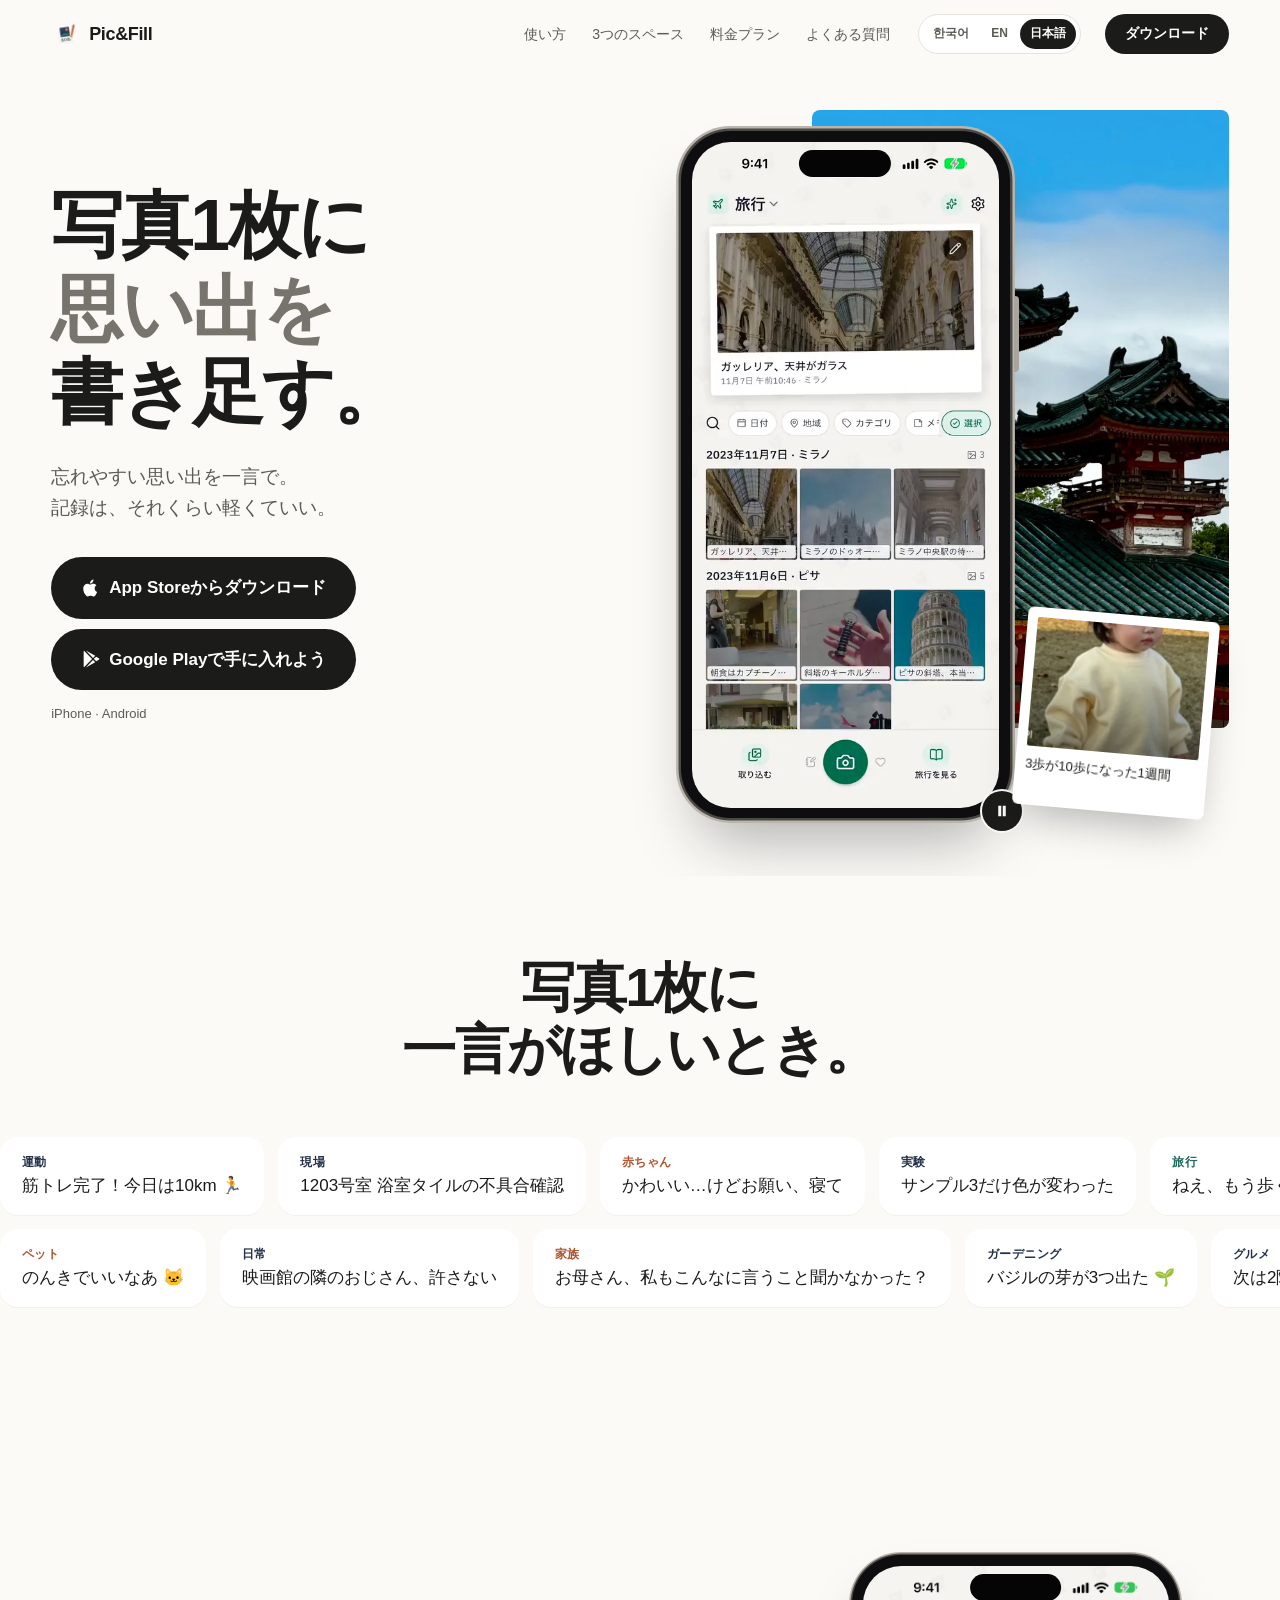
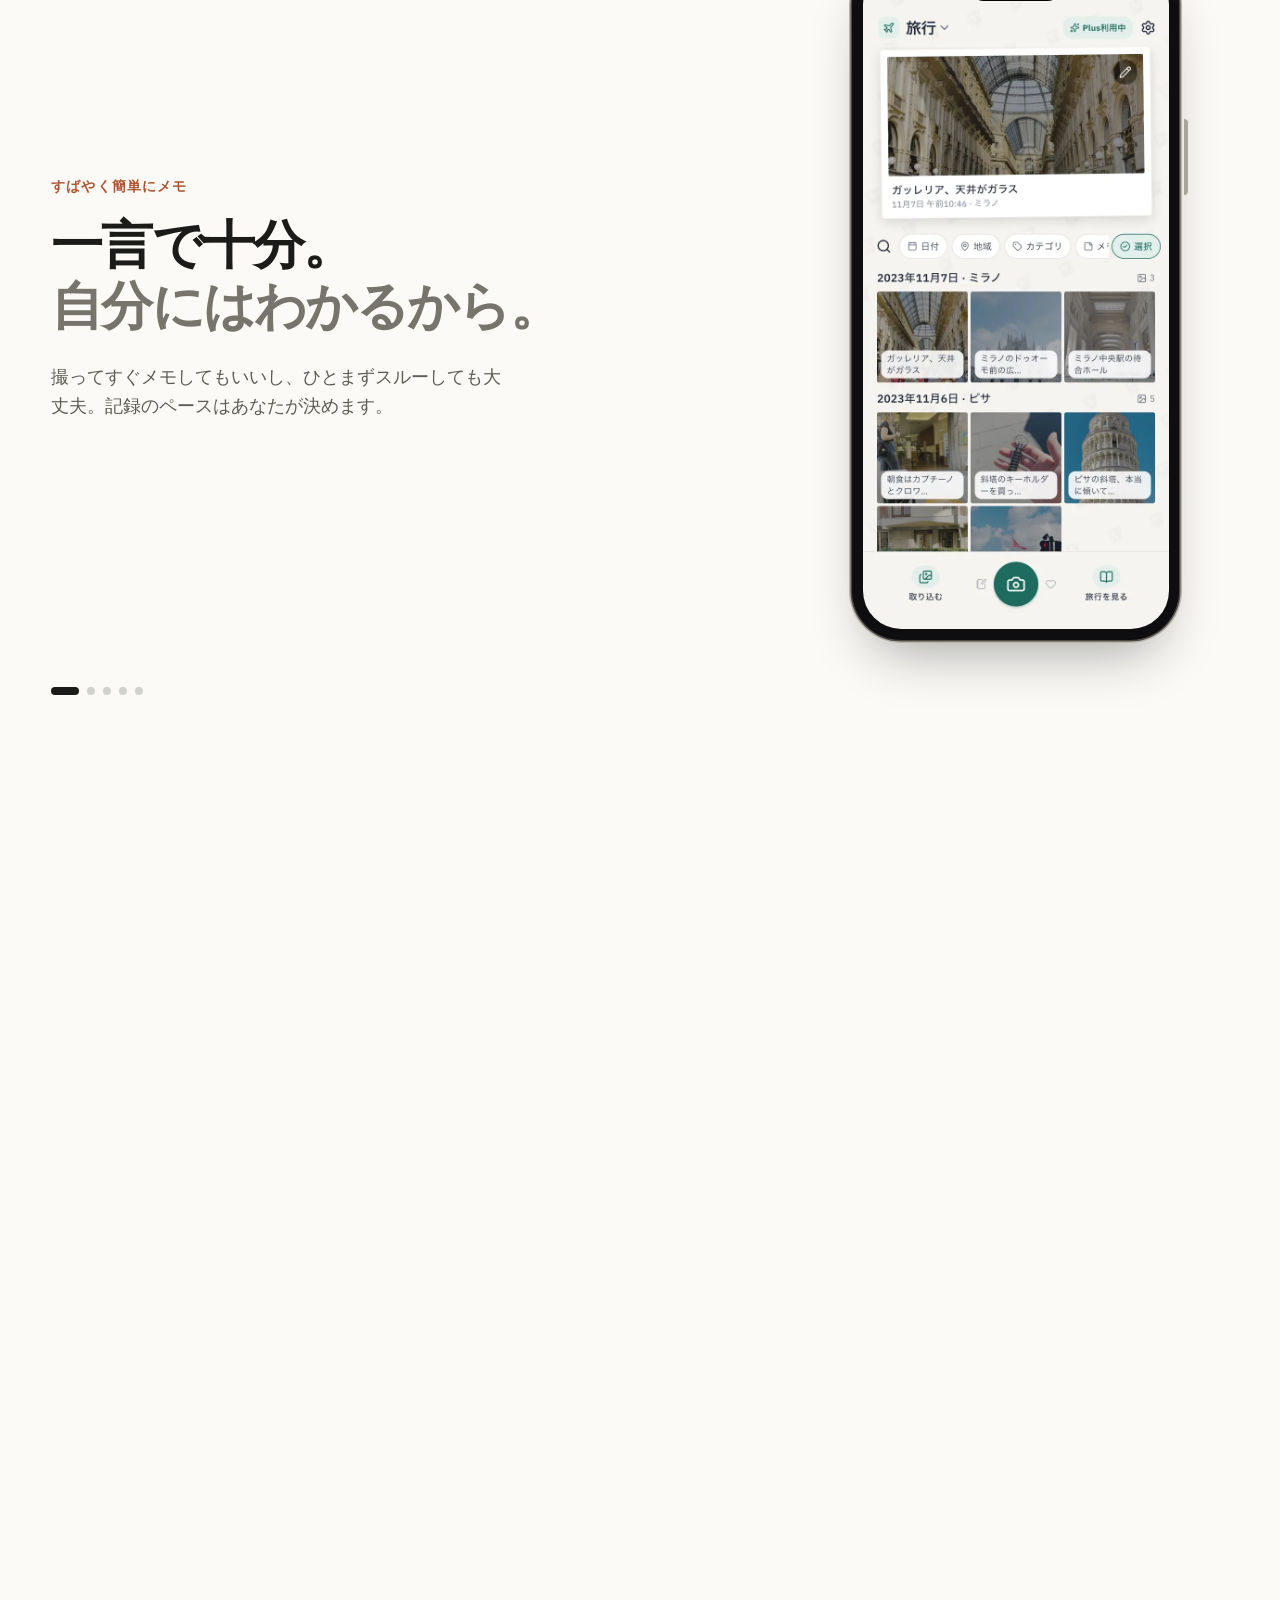
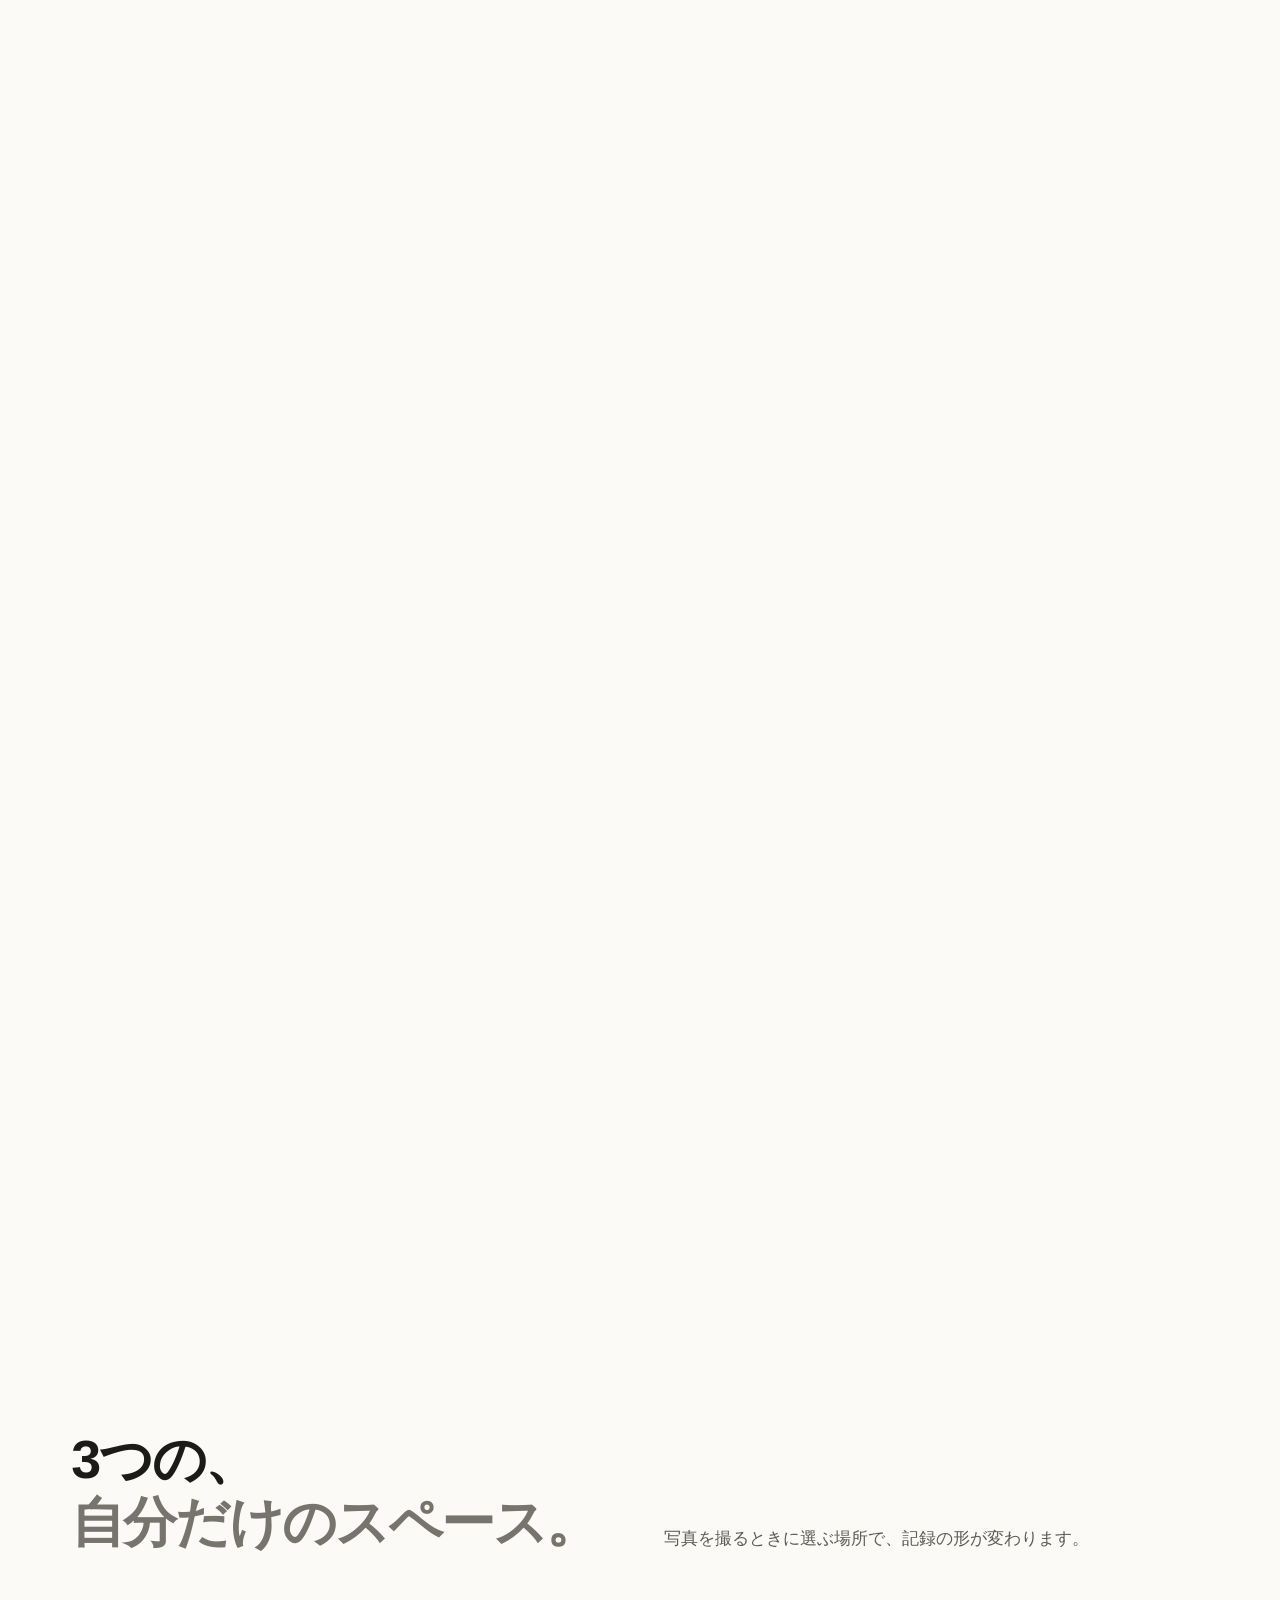
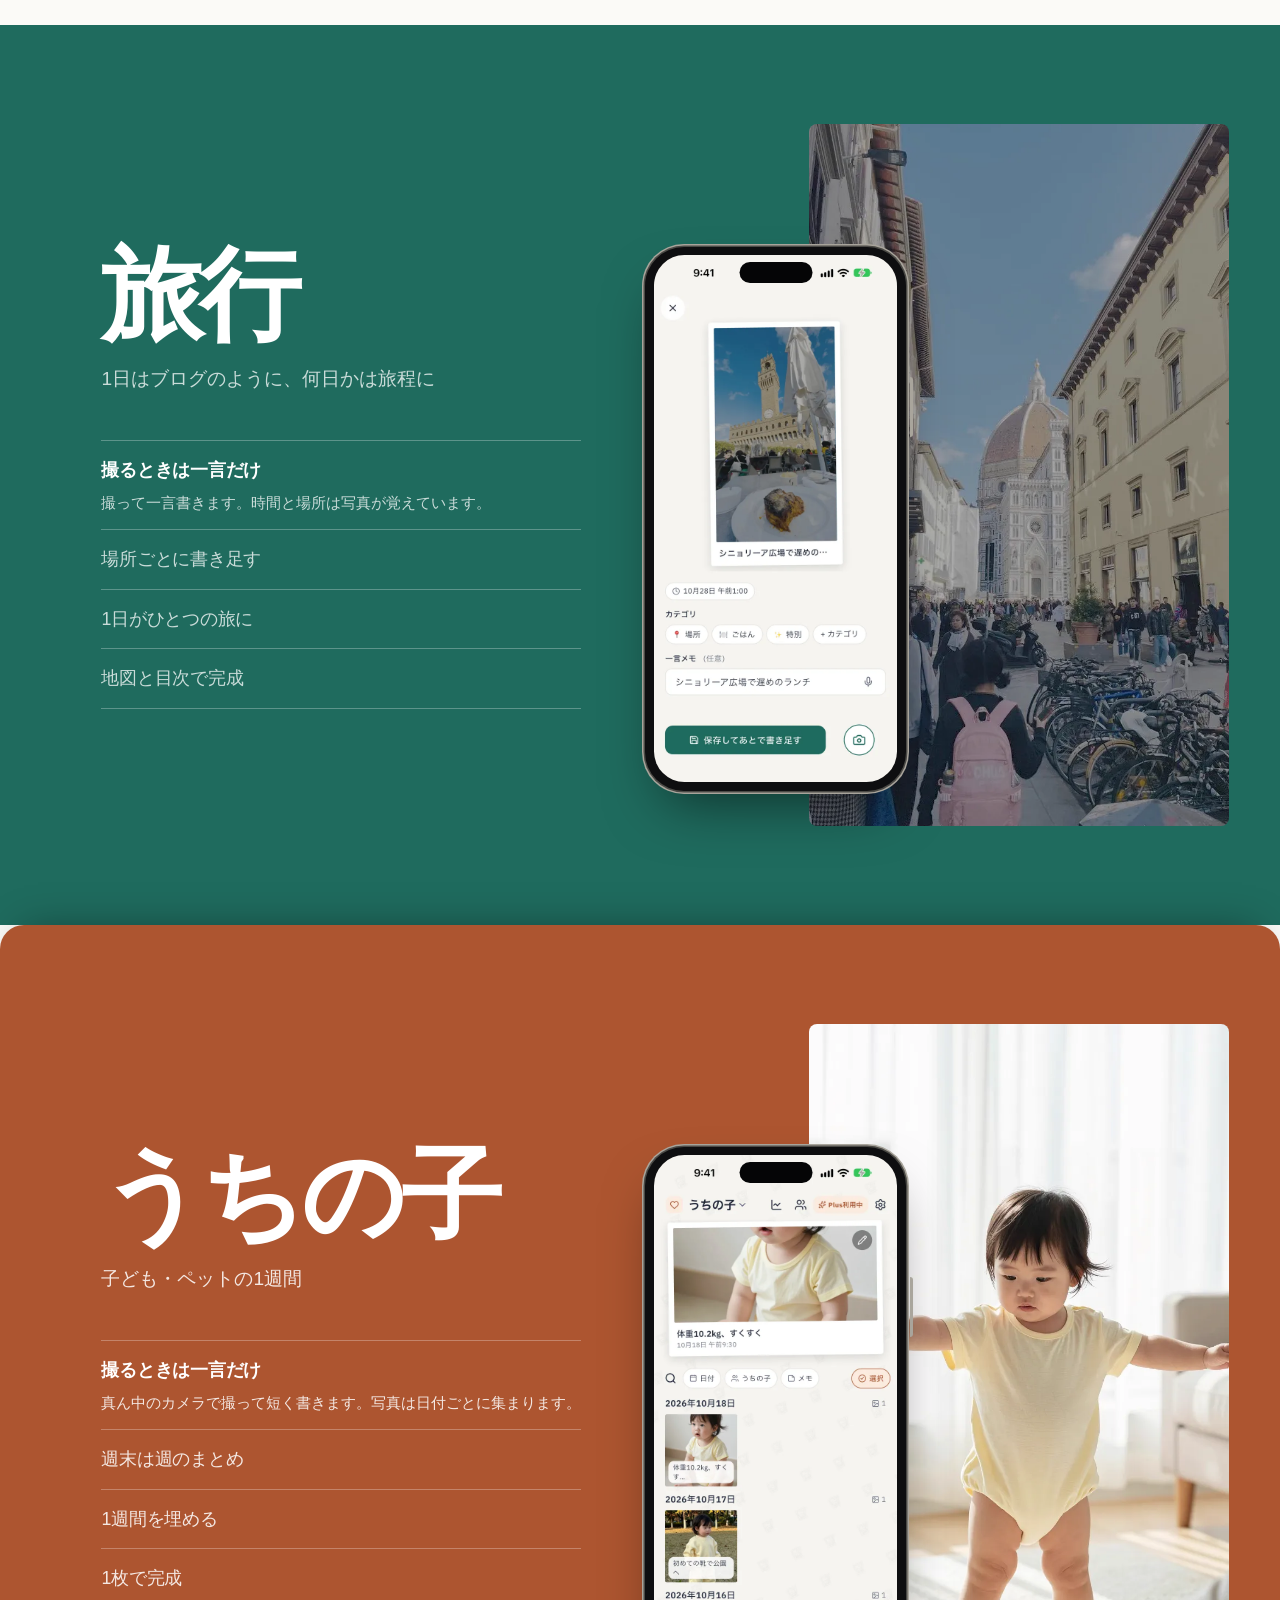
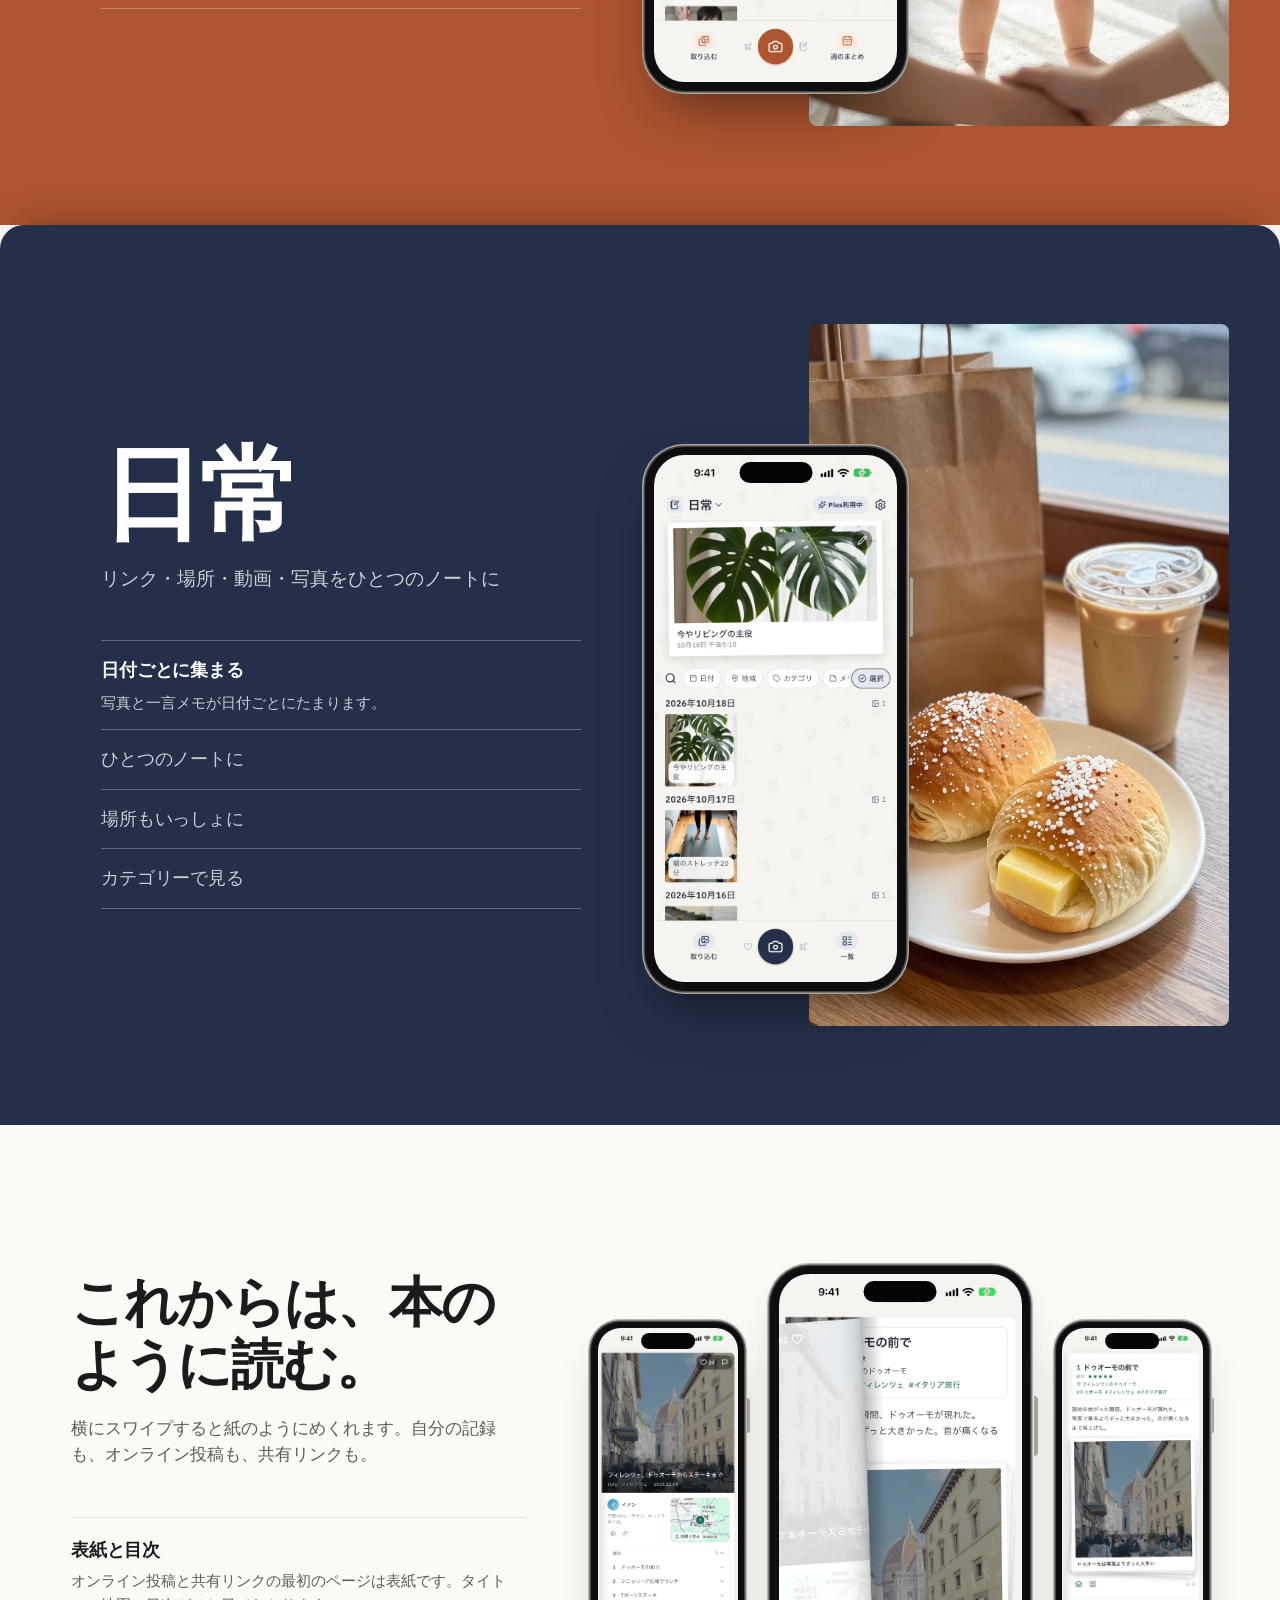
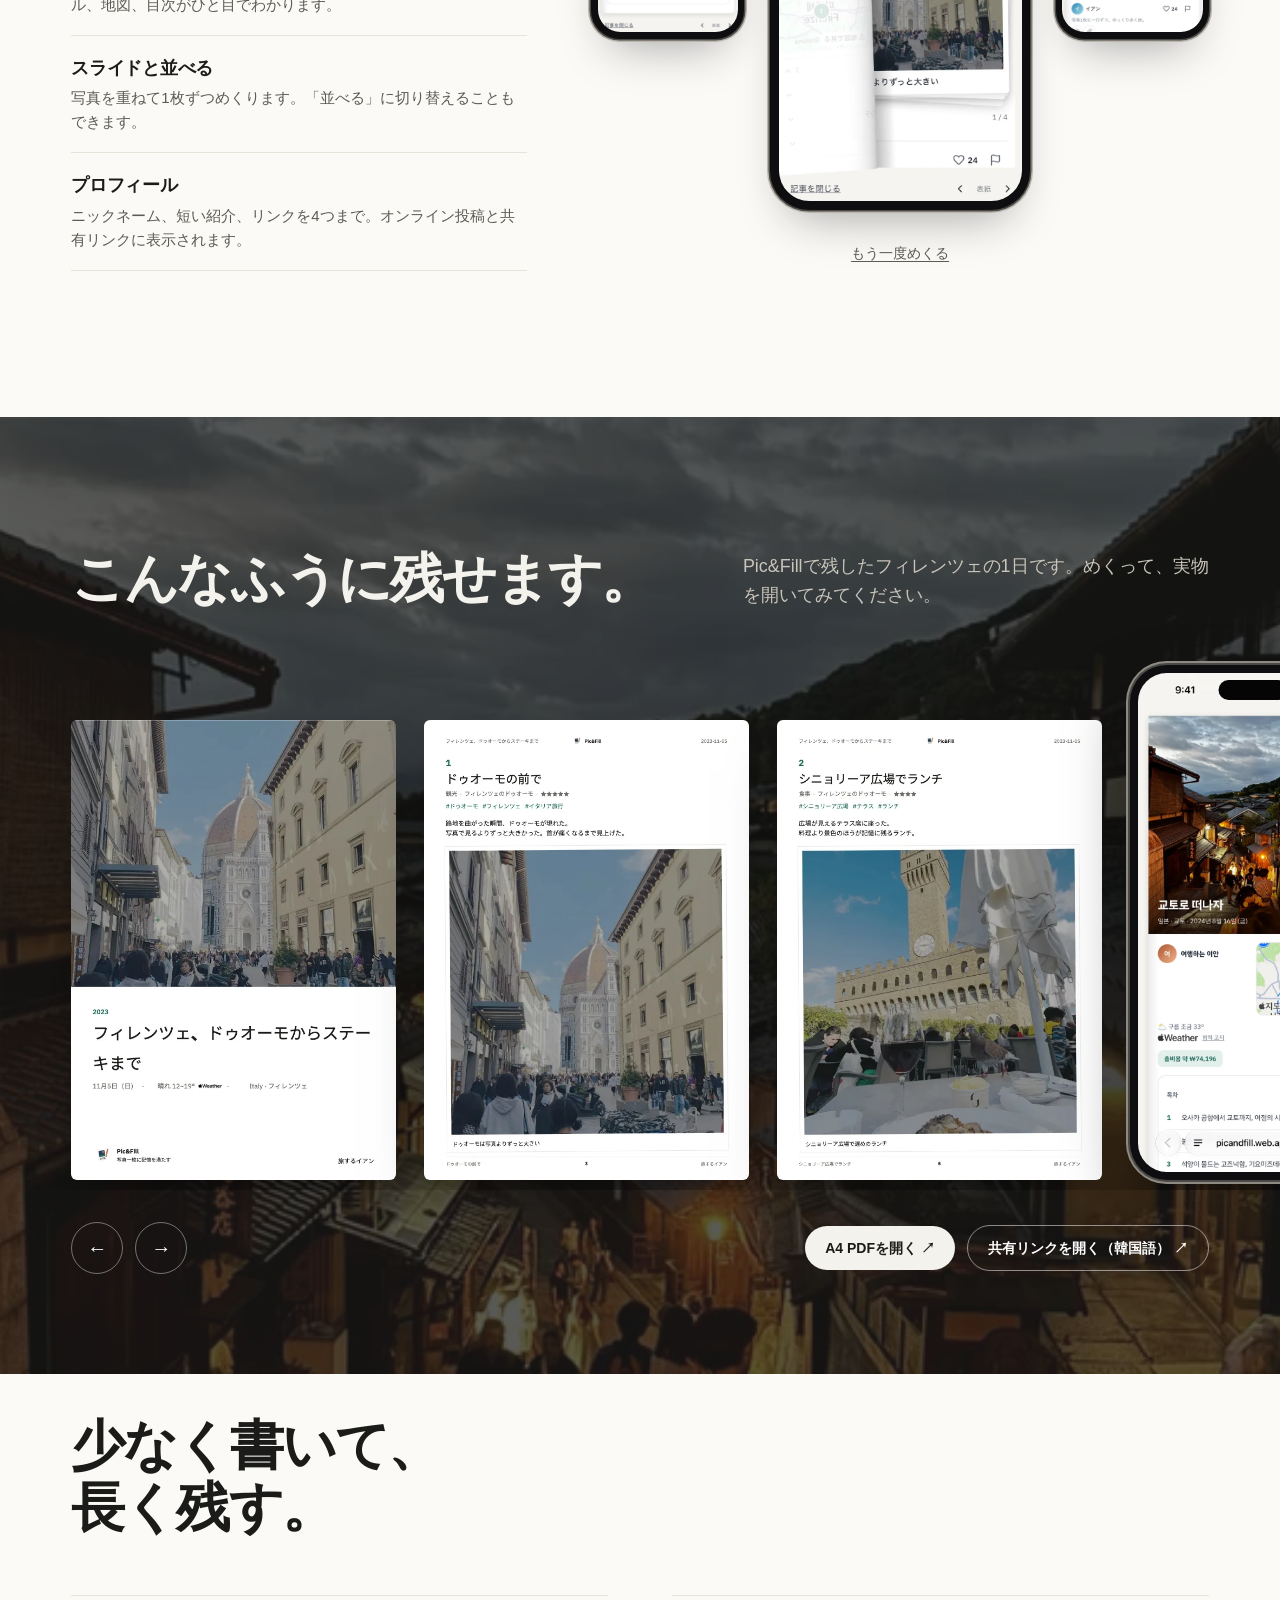
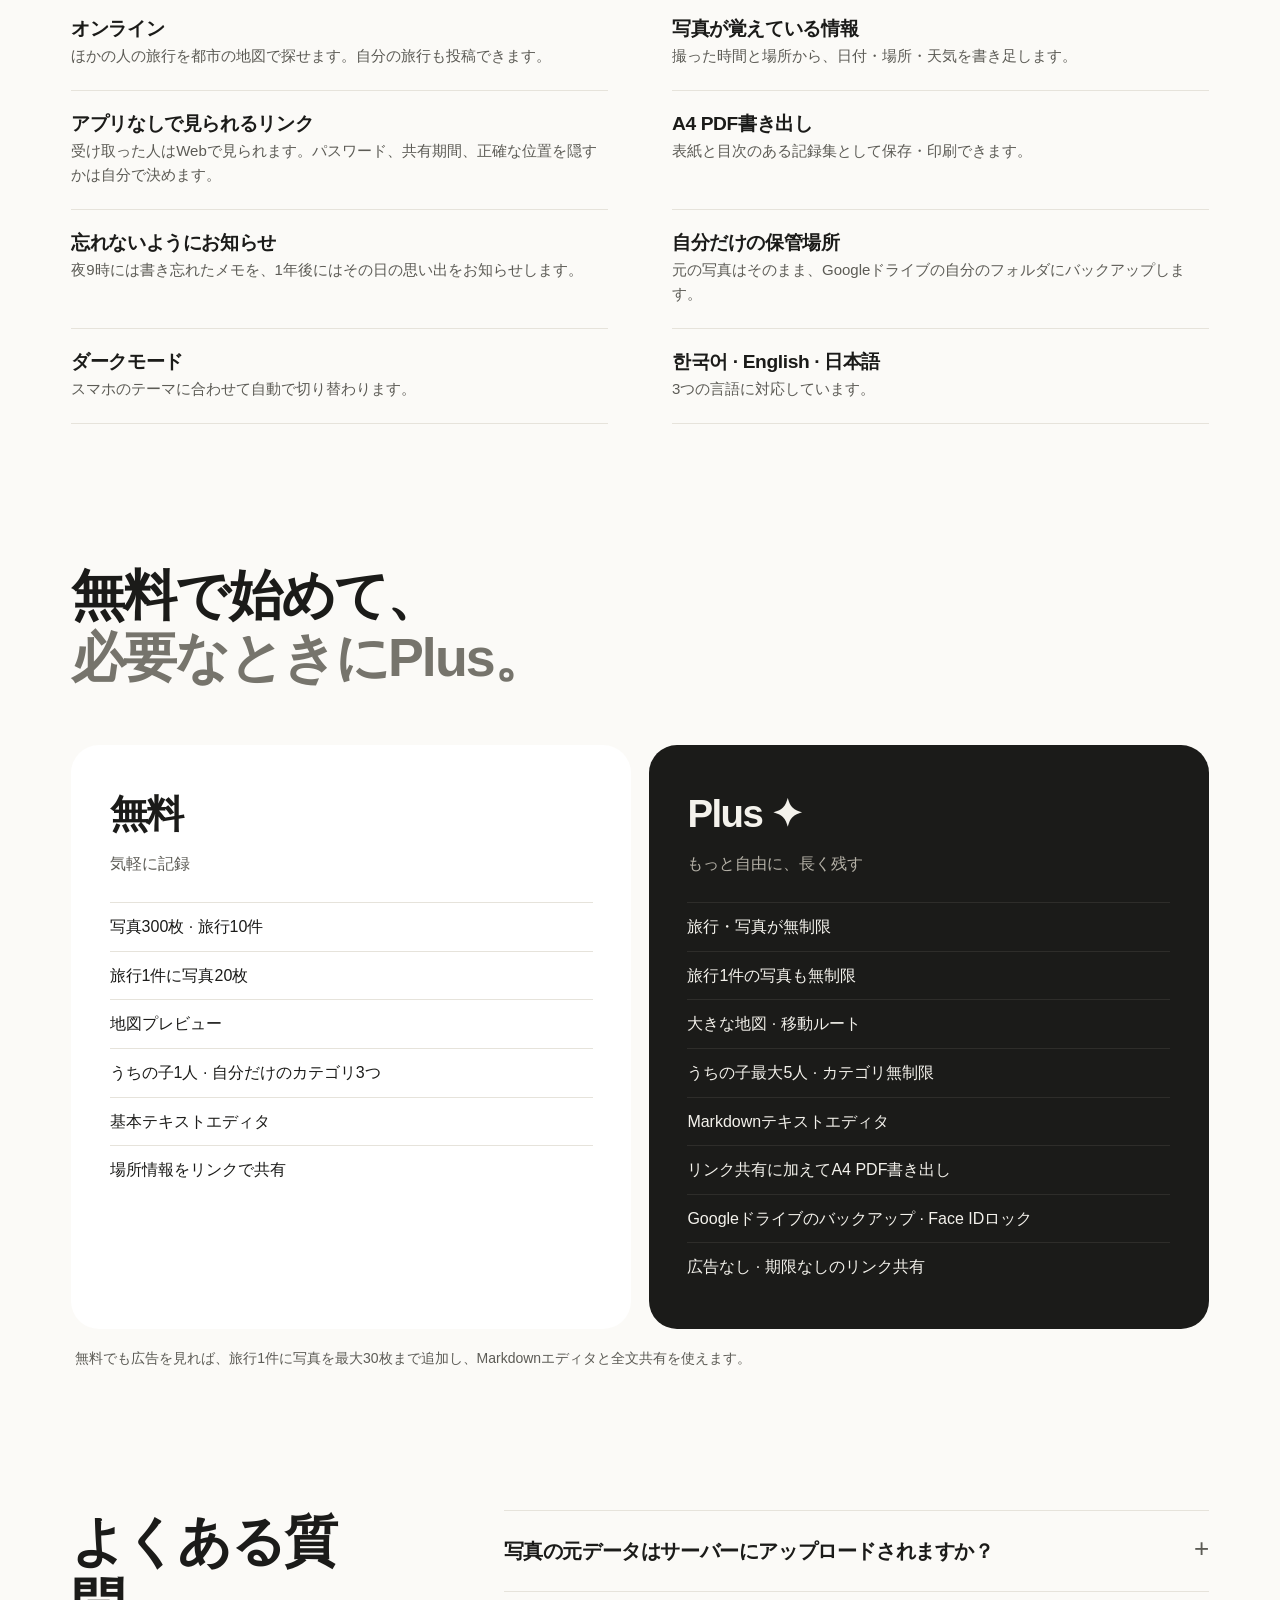
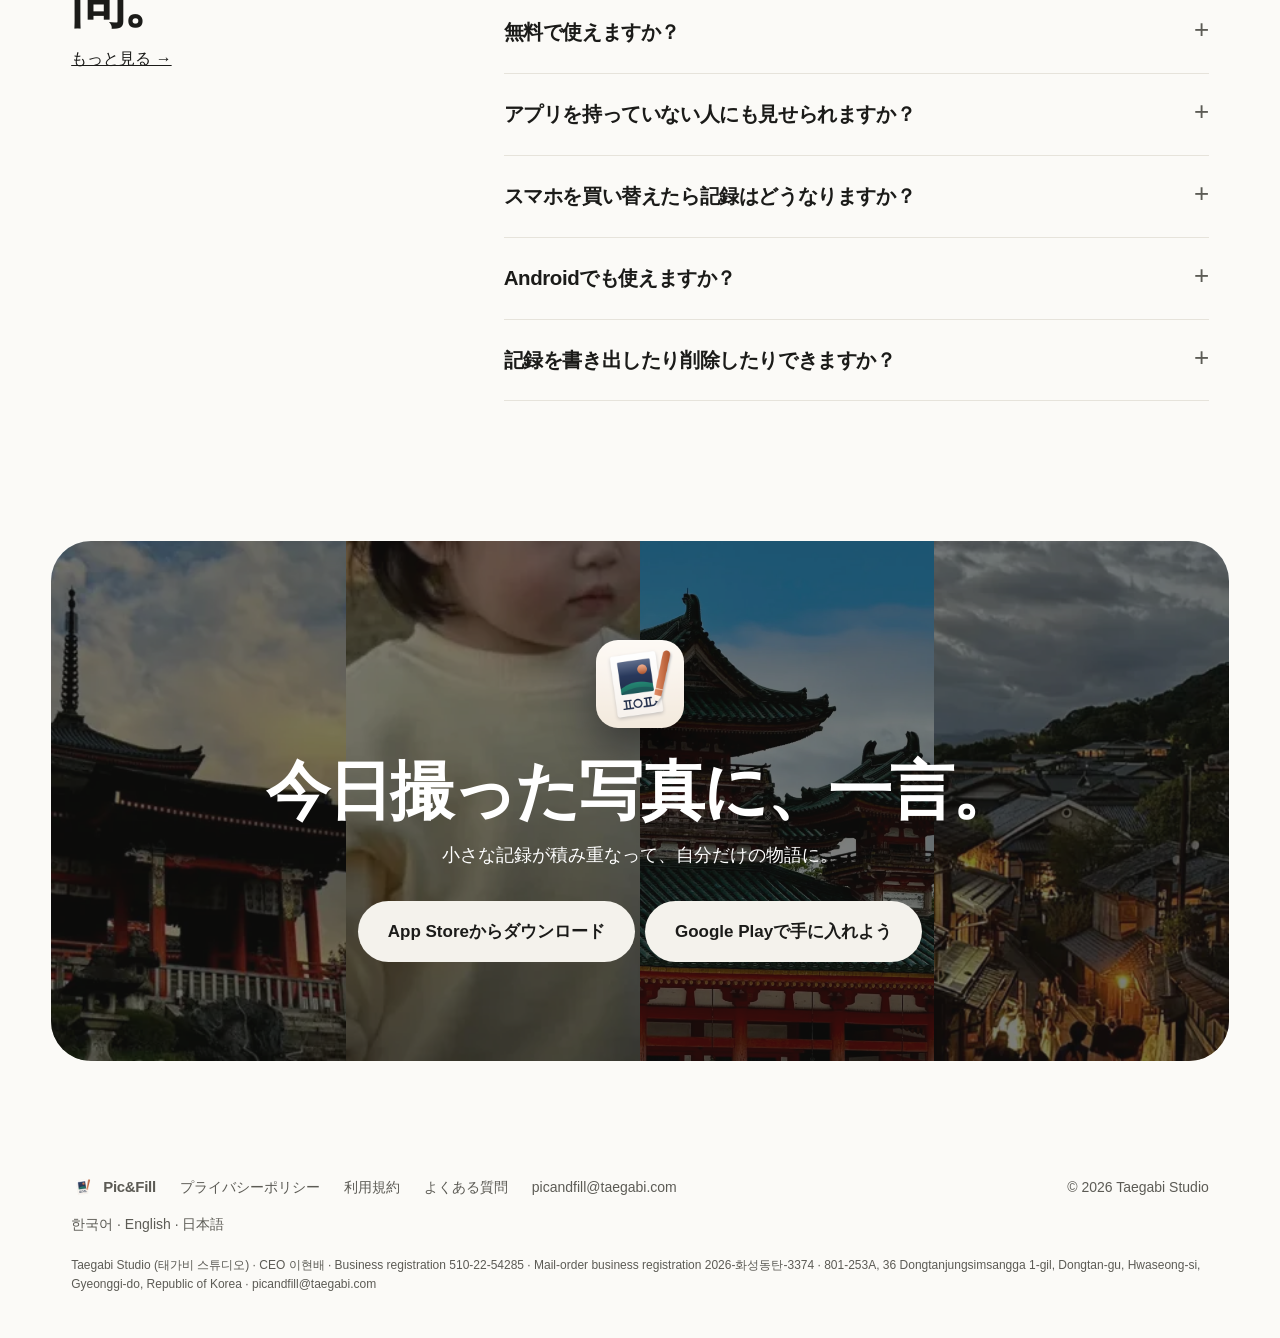
<file: ja/index.html>
<!doctype html>
<html lang="ja">
<head>
  <meta charset="utf-8">
  <meta name="viewport" content="width=device-width, initial-scale=1">
  <title>Pic&amp;Fill - 写真1枚に思い出を書き足す記録アプリ</title>
  <meta name="description" content="忘れやすい思い出を写真に一言で。旅行・うちの子（子ども・ペット）・日常を自分だけの記録に残して、リンクやA4 PDFで大切に保管できます。">
  <link rel="canonical" href="https://picandfill.taegabi.com/ja/">
  <link rel="alternate" hreflang="ko" href="https://picandfill.taegabi.com/">
  <link rel="alternate" hreflang="en" href="https://picandfill.taegabi.com/en/">
  <link rel="alternate" hreflang="ja" href="https://picandfill.taegabi.com/ja/">
  <link rel="alternate" hreflang="x-default" href="https://picandfill.taegabi.com/en/">
  <meta name="theme-color" content="#F4F2EC">
  <link rel="icon" type="image/png" href="../assets/favicon.png">
  <link rel="apple-touch-icon" href="../assets/apple-touch-icon.png">

  <meta property="og:type" content="website">
  <meta property="og:site_name" content="Pic&amp;Fill">
  <meta property="og:title" content="Pic&amp;Fill - 写真1枚に思い出を書き足す">
  <meta property="og:description" content="撮る瞬間は一言、余裕があるときに書き足す自分だけの写真記録。旅行・うちの子・日常。">
  <meta property="og:url" content="https://picandfill.taegabi.com/ja/">
  <meta property="og:image" content="https://picandfill.taegabi.com/assets/og.png">
  <meta property="og:image:width" content="1200">
  <meta property="og:image:height" content="630">
  <meta property="og:locale" content="ja_JP">
  <meta name="twitter:card" content="summary_large_image">

  <link rel="stylesheet" href="../assets/site.css">

  <script type="application/ld+json">
  {
    "@context": "https://schema.org",
    "@type": "MobileApplication",
    "name": "Pic&Fill",
    "alternateName": "픽앤필",
    "operatingSystem": "iOS",
    "applicationCategory": "LifestyleApplication",
    "description": "撮る瞬間は一言だけ。余裕があるときに写真の日時・場所で記録を書き足す、自分だけの記録アプリ。",
    "url": "https://picandfill.taegabi.com/ja/",
    "image": "https://picandfill.taegabi.com/assets/app-icon.png",
    "inLanguage": ["ko", "en", "ja"],
    "offers": { "@type": "Offer", "price": "0", "priceCurrency": "JPY" }
  }
  </script>
  <script type="application/ld+json">
  {
    "@context": "https://schema.org",
    "@type": "FAQPage",
    "mainEntity": [
      { "@type": "Question", "name": "写真の元データはサーバーにアップロードされますか？", "acceptedAnswer": { "@type": "Answer", "text": "いいえ。元データはスマホの写真アプリにそのまま残り、アプリは写真を指す情報と記録だけを保存します。リンクで共有するときだけ共有用の小さな写真をアップロードし、共有をやめると削除します。" } },
      { "@type": "Question", "name": "無料で使えますか？", "acceptedAnswer": { "@type": "Answer", "text": "はい。写真300枚、旅行10件まで無料で記録してリンクで共有できます。もっと残したいときやPDF記録集、Googleドライブのバックアップが必要なときはPlusをどうぞ。" } },
      { "@type": "Question", "name": "アプリを持っていない人にも見せられますか？", "acceptedAnswer": { "@type": "Answer", "text": "はい。リンクを受け取った人はアプリなしでWebブラウザで見られます。パスワードをかけたり、正確な位置を隠したりできます。" } },
      { "@type": "Question", "name": "Androidでも使えますか？", "acceptedAnswer": { "@type": "Answer", "text": "はい、Google Playからダウンロードできます。" } }
    ]
  }
  </script>
</head>
<body>

<header class="top" id="top">
  <div class="wrap">
    <a class="brand" href="./" aria-label="Pic&amp;Fill トップへ"><img src="../assets/logo.png" alt="" width="30" height="30">Pic&amp;Fill</a>
    <nav aria-label="ページ内の移動">
      <a href="#story">使い方</a>
      <a href="#spaces">3つのスペース</a>
      <a href="#plans">料金プラン</a>
      <a href="#faq">よくある質問</a>
    </nav>
    <p class="lang-pill"><a href="../" lang="ko">한국어</a><a href="../en/" lang="en">EN</a><a class="on" href="./" aria-current="page">日本語</a></p>
    <button class="btn" type="button" data-download-open data-track="download_header" aria-haspopup="dialog"><span class="label">ダウンロード</span></button>
  </div>
</header>
<dialog class="store-dialog" data-download aria-labelledby="store-title">
  <div class="store-in">
    <h2 id="store-title">ストアを選んでください</h2>
    <button class="store-close" type="button" data-download-close aria-label="閉じる"><svg viewBox="0 0 24 24" aria-hidden="true"><path d="M6 6l12 12M18 6L6 18"/></svg></button>
    <div class="store-btns">
        <a class="btn big" data-appstore data-track="appstore_modal" href="#"><svg viewBox="0 0 24 24" aria-hidden="true"><path d="M16.4 12.6c0-2.5 2-3.7 2.1-3.8-1.2-1.7-3-1.9-3.6-2-1.5-.2-3 .9-3.8.9-.8 0-2-.9-3.3-.9-1.7 0-3.3 1-4.2 2.6-1.8 3.1-.5 7.7 1.3 10.2.9 1.2 1.9 2.6 3.2 2.6 1.3-.1 1.8-.8 3.3-.8 1.6 0 2 .8 3.4.8 1.4 0 2.3-1.3 3.1-2.5 1-1.4 1.4-2.8 1.4-2.9 0 0-2.8-1.1-2.9-4.2zM13.9 5.1c.7-.9 1.2-2 1-3.2-1 0-2.3.7-3 1.6-.7.8-1.2 2-1.1 3.1 1.2.1 2.3-.6 3.1-1.5z"/></svg><span class="label">App Storeからダウンロード</span></a>
        <a class="btn big" data-track="play_modal" href="https://play.google.com/store/apps/details?id=com.taegabi.picandfill"><svg viewBox="0 0 24 24" aria-hidden="true"><path d="M3.6 2.2c-.3.3-.4.7-.4 1.2v17.2c0 .5.1.9.4 1.2l9.7-9.8-9.7-9.8zm10.8 10.9 2.7 2.7-11.3 6.5 8.6-9.2zm3.9-3.8 3 1.7c.9.5.9 1.4 0 1.9l-3 1.7-3-3 3-2.3zM5.8 1.7l11.3 6.5-2.7 2.7-8.6-9.2z"/></svg><span class="label">Google Playで手に入れよう</span></a>
    </div>
  </div>
</dialog>

<main>
  <section class="hero">
    <div>
      <h1 class="reveal d1">写真1枚に<br><span class="soft">思い出を</span><br>書き足す。</h1>
      <p class="lead reveal d2">忘れやすい思い出を一言で。<br>記録は、それくらい軽くていい。</p>
      <div class="reveal d3">
        <div class="stores">
        <a class="btn big" data-appstore data-track="appstore_hero" href="#">
          <svg viewBox="0 0 24 24" aria-hidden="true"><path d="M16.4 12.6c0-2.5 2-3.7 2.1-3.8-1.2-1.7-3-1.9-3.6-2-1.5-.2-3 .9-3.8.9-.8 0-2-.9-3.3-.9-1.7 0-3.3 1-4.2 2.6-1.8 3.1-.5 7.7 1.3 10.2.9 1.2 1.9 2.6 3.2 2.6 1.3-.1 1.8-.8 3.3-.8 1.6 0 2 .8 3.4.8 1.4 0 2.3-1.3 3.1-2.5 1-1.4 1.4-2.8 1.4-2.9 0 0-2.8-1.1-2.9-4.2zM13.9 5.1c.7-.9 1.2-2 1-3.2-1 0-2.3.7-3 1.6-.7.8-1.2 2-1.1 3.1 1.2.1 2.3-.6 3.1-1.5z"/></svg>
          <span class="label">App Storeからダウンロード</span>
        </a>
        <a class="btn big" data-track="play_hero" href="https://play.google.com/store/apps/details?id=com.taegabi.picandfill">
          <svg viewBox="0 0 24 24" aria-hidden="true"><path d="M3.6 2.2c-.3.3-.4.7-.4 1.2v17.2c0 .5.1.9.4 1.2l9.7-9.8-9.7-9.8zm10.8 10.9 2.7 2.7-11.3 6.5 8.6-9.2zm3.9-3.8 3 1.7c.9.5.9 1.4 0 1.9l-3 1.7-3-3 3-2.3zM5.8 1.7l11.3 6.5-2.7 2.7-8.6-9.2z"/></svg>
          <span class="label">Google Playで手に入れよう</span>
        </a>
        </div>
        <p class="note">iPhone · Android</p>
      </div>
    </div>
    <div class="hero-stage">
      <figure class="big reveal"><img src="../assets/photo/temple.webp" alt="京都・平安神宮の緑の屋根" width="1040" height="1000" fetchpriority="high">
        <figcaption><b>旅行 · 京都</b>青空の下の平安神宮<small>8月17日 午前9:02 · 京都市左京区</small></figcaption></figure>
      <div class="iphone reveal d1"><div class="screen"><video data-hero autoplay muted loop playsinline preload="auto" poster="../assets/hero/app_ja.webp" src="../assets/hero/app_ja.mp4" width="480" height="1042" aria-label="撮影ボタンを横にスワイプして旅行・うちの子・日常を切り替え、上にスワイプして分類を変え、旅行記を紙のようにめくり、うちの子の週間まとめと日常の記事を読むアプリ画面"></video></div>
        <button class="hero-toggle" type="button" data-hero-toggle data-pause="動画を一時停止" data-play="動画を再生" aria-label="動画を一時停止"><svg viewBox="0 0 24 24" aria-hidden="true"><path d="M7 5h4v14H7zM13 5h4v14h-4z"/></svg></button></div>
      <figure class="polaroid reveal d2"><img src="../assets/photo/baby.webp" alt="芝生に立つ赤ちゃん" width="400" height="300"><figcaption>3歩が10歩になった1週間</figcaption></figure>
    </div>
  </section>

  <section class="moments" aria-label="使用例">
    <h2 class="display reveal">写真1枚に<br>一言がほしいとき。</h2>
    <div class="track">
      <div class="memo"><small class="d">運動</small>筋トレ完了！今日は10km 🏃</div>
      <div class="memo"><small class="d">現場</small>1203号室 浴室タイルの不具合確認</div>
      <div class="memo"><small class="h">赤ちゃん</small>かわいい…けどお願い、寝て</div>
      <div class="memo"><small class="d">実験</small>サンプル3だけ色が変わった</div>
      <div class="memo"><small class="t">旅行</small>ねえ、もう歩くのやめよう</div>
      <div class="memo"><small class="d">友だち</small>私たち、もう20代じゃないよ？</div>
      <div class="memo"><small class="d">運動</small>筋トレ完了！今日は10km 🏃</div>
      <div class="memo"><small class="d">現場</small>1203号室 浴室タイルの不具合確認</div>
      <div class="memo"><small class="h">赤ちゃん</small>かわいい…けどお願い、寝て</div>
      <div class="memo"><small class="d">実験</small>サンプル3だけ色が変わった</div>
      <div class="memo"><small class="t">旅行</small>ねえ、もう歩くのやめよう</div>
      <div class="memo"><small class="d">友だち</small>私たち、もう20代じゃないよ？</div>
    </div>
    <div class="track rev">
      <div class="memo"><small class="h">ペット</small>のんきでいいなあ 🐱</div>
      <div class="memo"><small class="d">日常</small>映画館の隣のおじさん、許さない</div>
      <div class="memo"><small class="h">家族</small>お母さん、私もこんなに言うこと聞かなかった？</div>
      <div class="memo"><small class="d">ガーデニング</small>バジルの芽が3つ出た 🌱</div>
      <div class="memo"><small class="d">グルメ</small>次は2階の窓際の席で</div>
      <div class="memo"><small class="t">旅行</small>レオナルド・ダ・ヴィンチ「岩窟の聖母」</div>
      <div class="memo"><small class="d">日常</small>夜中にこれを食べる私を許さないで</div>
      <div class="memo"><small class="h">ペット</small>のんきでいいなあ 🐱</div>
      <div class="memo"><small class="d">日常</small>映画館の隣のおじさん、許さない</div>
      <div class="memo"><small class="h">家族</small>お母さん、私もこんなに言うこと聞かなかった？</div>
      <div class="memo"><small class="d">ガーデニング</small>バジルの芽が3つ出た 🌱</div>
      <div class="memo"><small class="d">グルメ</small>次は2階の窓際の席で</div>
      <div class="memo"><small class="t">旅行</small>レオナルド・ダ・ヴィンチ「岩窟の聖母」</div>
      <div class="memo"><small class="d">日常</small>夜中にこれを食べる私を許さないで</div>
    </div>
  </section>

  <section class="story" id="story" aria-label="Pic&amp;Fillの使い方">
    <div class="story-stage">
      <div class="story-text">
        <div class="story-step on" style="--accent:var(--peach-ink)"><span class="num">すばやく簡単にメモ</span><h2 class="display">一言で十分。<br><span class="soft">自分にはわかるから。</span></h2><p>撮ってすぐメモしてもいいし、ひとまずスルーしても大丈夫。記録のペースはあなたが決めます。</p></div>
        <div class="story-step" style="--accent:var(--travel)"><span class="num">写真を記録に</span><h2 class="display">写真を撮った理由は<br><span class="soft">写真の中にないから。</span></h2><p>写真を集めて自分だけの旅行を作れます。旅行が集まれば旅程になります。</p></div>
        <div class="story-step" style="--accent:var(--peach-ink)"><span class="num">うちの子</span><h2 class="display">もう一度見たいのは<br><span class="soft">特別な日だけじゃないから。</span></h2><p>うちの子と過ごす瞬間と自分の気持ちを、1週間に1枚でまとめます。毎日書くのは大変ですから。</p></div>
        <div class="story-step" style="--accent:var(--navy)"><span class="num">何気ない日常</span><h2 class="display">メモが必要なとき、<br><span class="soft">ちょっとだけお邪魔します。</span></h2><p>大げさなことはいりません。写真にメモがほしいときに書くだけ。それでも便利な機能はそろっています。</p></div>
        <div class="story-step" style="--accent:var(--gold)"><span class="num">残す</span><h2 class="display">オフラインの記録集。<br><span class="soft">保管はアナログがいい。</span></h2><p>心をこめて作った自分だけの記録をA4 PDFで受け取れます。もちろんリンクでシェアもできます。</p></div>
      </div>
      <div class="story-phone">
        <div class="iphone">
          <div class="screen">
            <img class="on" src="../assets/ja/screens/home.webp" alt="旅行の写真一覧：すべての写真に一言メモ" width="660" height="1434">
            <img src="../assets/ja/screens/03.webp" alt="" width="660" height="1430" loading="lazy">
            <img src="../assets/ja/screens/04.webp" alt="うちの子の週のまとめ：猫の写真7枚" width="660" height="1430" loading="lazy">
            <img src="../assets/ja/screens/05.webp" alt="日常ノート：写真と場所をまとめたノート" width="660" height="1430" loading="lazy">
            <img src="../assets/ja/screens/06.webp" alt="PDFで残す画面：表紙と目次" width="660" height="1430" loading="lazy">
          </div>
        </div>
      </div>
      <div class="story-dots" aria-hidden="true"><i class="on"></i><i></i><i></i><i></i><i></i></div>
    </div>
  </section>

    <section class="spaces" id="spaces">
    <div class="wrap spaces-head">
      <h2 class="display reveal">3つの、<br><span class="soft">自分だけのスペース。</span></h2>
      <p class="reveal d1">写真を撮るときに選ぶ場所で、記録の形が変わります。</p>
    </div>
    <article class="chapter ch-travel" aria-labelledby="ch-travel">
      <div class="ch-copy">
        <h3 id="ch-travel">旅行</h3>
        <p class="ch-line">1日はブログのように、何日かは旅程に</p>
        <ol class="ch-steps" aria-label="使い方">
          <li><button type="button" aria-current="true" data-track="space_travel_1"><b>撮るときは一言だけ</b><span>撮って一言書きます。時間と場所は写真が覚えています。</span></button></li>
          <li><button type="button" data-track="space_travel_2"><b>場所ごとに書き足す</b><span>タイトル・目的・評価・ハッシュタグ・本文。写真の位置から場所を選べます。</span></button></li>
          <li><button type="button" data-track="space_travel_3"><b>1日がひとつの旅に</b><span>書き足した場所が時間順に並びます。天気と支出もいっしょに。</span></button></li>
          <li><button type="button" data-track="space_travel_4"><b>地図と目次で完成</b><span>地図と目次で振り返り、リンクやPDFでシェアします。</span></button></li>
        </ol>
      </div>
      <div class="ch-visual">
        <img class="ch-photo" src="../assets/photo/ch-travel.webp" alt="路地の先に見えるフィレンツェのドゥオーモ" loading="lazy">
        <div class="iphone"><div class="screen">
            <img class="on" src="../assets/ja/travel/01.webp" alt="フィレンツェの写真に一言メモを書く画面" width="660" height="1434" loading="lazy">
            <img src="../assets/ja/travel/02.webp" alt="場所の書き足し：タイトル、場所、目的、評価、ハッシュタグ、本文" width="660" height="1434" loading="lazy">
            <img src="../assets/ja/travel/03.webp" alt="フィレンツェ旅行：天気、支出、場所3つ" width="660" height="1434" loading="lazy">
            <img src="../assets/ja/travel/04.webp" alt="保存したフィレンツェ旅行：番号ピンの地図と目次、共有・PDFボタン" width="660" height="1434" loading="lazy">
        </div></div>
      </div>
    </article>
    <article class="chapter ch-half" aria-labelledby="ch-half">
      <div class="ch-copy">
        <h3 id="ch-half">うちの子</h3>
        <p class="ch-line">子ども・ペットの1週間</p>
        <ol class="ch-steps" aria-label="使い方">
          <li><button type="button" aria-current="true" data-track="space_half_1"><b>撮るときは一言だけ</b><span>真ん中のカメラで撮って短く書きます。写真は日付ごとに集まります。</span></button></li>
          <li><button type="button" data-track="space_half_2"><b>週末は週のまとめ</b><span>下の「週のまとめ」をタップすると曜日の枠が7つ開きます。写真を枠にドラッグします。</span></button></li>
          <li><button type="button" data-track="space_half_3"><b>1週間を埋める</b><span>「日付どおりに入れる」なら一度に入ります。星マークで特別な日を選びます。</span></button></li>
          <li><button type="button" data-track="space_half_4"><b>1枚で完成</b><span>体重・健康状態と特別な記録がひとつの画面に集まります。リンクやPDFでシェアします。</span></button></li>
        </ol>
      </div>
      <div class="ch-visual">
        <img class="ch-photo" src="../assets/photo/ch-half.webp" alt="リビングで歩く練習をする赤ちゃん" loading="lazy">
        <div class="iphone"><div class="screen">
            <img class="on" src="../assets/ja/half/01.webp" alt="うちの子ホーム：日付ごとに集まった写真と一言メモ" width="660" height="1434" loading="lazy">
            <img src="../assets/ja/half/02.webp" alt="週のまとめを書く：空いている曜日の枠7つ" width="660" height="1434" loading="lazy">
            <img src="../assets/ja/half/03.webp" alt="曜日ごとに写真とメモが入った週のまとめ" width="660" height="1434" loading="lazy">
            <img src="../assets/ja/half/04.webp" alt="完成した1週間：曜日の写真、体重、特別な記録" width="660" height="1434" loading="lazy">
        </div></div>
      </div>
    </article>
    <article class="chapter ch-daily" aria-labelledby="ch-daily">
      <div class="ch-copy">
        <h3 id="ch-daily">日常</h3>
        <p class="ch-line">リンク・場所・動画・写真をひとつのノートに</p>
        <ol class="ch-steps" aria-label="使い方">
          <li><button type="button" aria-current="true" data-track="space_daily_1"><b>日付ごとに集まる</b><span>写真と一言メモが日付ごとにたまります。</span></button></li>
          <li><button type="button" data-track="space_daily_2"><b>ひとつのノートに</b><span>写真を何枚か選んで短く書けば、日常ノートがひとつ。</span></button></li>
          <li><button type="button" data-track="space_daily_3"><b>場所もいっしょに</b><span>お店や場所をノートに入れて、地図で開けます。</span></button></li>
          <li><button type="button" data-track="space_daily_4"><b>カテゴリーで見る</b><span>ガーデニング・筋トレのように、自分のカテゴリーで集めて見ます。</span></button></li>
        </ol>
      </div>
      <div class="ch-visual">
        <img class="ch-photo" src="../assets/photo/ch-daily.webp" alt="パン2つとアイスラテ" loading="lazy">
        <div class="iphone"><div class="screen">
            <img class="on" src="../assets/ja/daily/01.webp" alt="日常ホーム：日付ごとに集まった写真" width="660" height="1434" loading="lazy">
            <img src="../assets/ja/daily/02.webp" alt="日常ノート：写真4枚のモンステラ成長日記" width="660" height="1434" loading="lazy">
            <img src="../assets/ja/daily/03.webp" alt="パン屋の写真と場所が入った日常ノート" width="660" height="1434" loading="lazy">
            <img src="../assets/ja/daily/04.webp" alt="カテゴリーで集めたノート" width="660" height="1434" loading="lazy">
        </div></div>
      </div>
    </article>
  </section>

  <!-- 1.0.4: 책처럼 읽기. 영상은 시연 데이터로 찍은 실제 앱 화면 -->
  <section class="book" id="book">
    <div class="wrap book-in">
      <div class="book-copy">
        <h2 class="display reveal">これからは、本のように読む。</h2>
        <p class="book-lead reveal d1">横にスワイプすると紙のようにめくれます。自分の記録も、オンライン投稿も、共有リンクも。</p>
        <ul class="book-list reveal d2">
        <li><h3>表紙と目次</h3><p>オンライン投稿と共有リンクの最初のページは表紙です。タイトル、地図、目次がひと目でわかります。</p></li>
        <li><h3>スライドと並べる</h3><p>写真を重ねて1枚ずつめくります。「並べる」に切り替えることもできます。</p></li>
        <li><h3>プロフィール</h3><p>ニックネーム、短い紹介、リンクを4つまで。オンライン投稿と共有リンクに表示されます。</p></li>
        </ul>
      </div>
      <div class="book-phones reveal">
        <div class="iphone side"><div class="screen"><img src="../assets/ja/book/cover.webp" alt="オンライン投稿の表紙：タイトル、プロフィール、地図、目次" width="660" height="1434" loading="lazy"></div></div>
        <div class="book-main">
          <div class="iphone"><div class="screen"><video data-curl muted playsinline preload="metadata" poster="../assets/ja/book/curl.webp" src="../assets/ja/book/curl.mp4" aria-label="旅行の表紙を横にスワイプすると、紙のようにめくれて次のページが現れる動画"></video></div></div>
          <button type="button" class="replay" data-replay data-track="book_replay">もう一度めくる</button>
        </div>
        <div class="iphone side"><div class="screen"><img src="../assets/ja/book/page.webp" alt="1ページ分の記録：スライド写真と下のプロフィール" width="660" height="1434" loading="lazy"></div></div>
      </div>
    </div>
  </section>

  <section class="kyoto" id="samples">
    <img class="kyoto-bg" src="../assets/photo/night.webp" alt="" width="600" height="400" loading="lazy">
    <div class="wrap">
      <div class="head-row">
        <h2 class="display reveal">こんなふうに残せます。</h2>
        <p class="reveal d1">Pic&amp;Fillで残したフィレンツェの1日です。めくって、実物を開いてみてください。</p>
      </div>
    </div>
    <div class="reel" tabindex="0" aria-label="フィレンツェ旅行のPDFと共有リンク">
      <img class="page" src="../assets/ja/sample/pdf1.webp" alt="PDFの表紙" width="600" height="849" loading="lazy">
      <img class="page" src="../assets/ja/sample/pdf3.webp" alt="PDFのページ：場所ごとの写真と文章" width="600" height="849" loading="lazy">
      <img class="page" src="../assets/ja/sample/pdf5.webp" alt="PDFのページ：別の場所" width="600" height="849" loading="lazy">
      <div class="iphone"><div class="screen"><img src="../assets/sample/link.webp" alt="共有リンクで開いた京都旅行のWebページ" width="660" height="1434" loading="lazy"></div></div>
    </div>
    <div class="wrap reel-bar">
      <button class="arrow" data-reel="-1" aria-label="前へ">←</button><button class="arrow" data-reel="1" aria-label="次へ">→</button>
      <span class="grow"></span>
      <a class="btn light" href="../assets/ja/sample/picandfill-florence.pdf" target="_blank" rel="noopener" data-track="sample_pdf">A4 PDFを開く ↗</a>
      <a class="btn ghost" href="https://picandfill.web.app/s/jlXsuRmwK4Yz7LydBmc1lw" target="_blank" rel="noopener" data-track="sample_link">共有リンクを開く（韓国語） ↗</a>
    </div>
  </section>

  <section class="features" id="features">
    <div class="wrap">
      <h2 class="display reveal" style="margin-bottom:56px">少なく書いて、<br>長く残す。</h2>
      <div class="feature-list reveal">
        <div class="feature-row"><h3>オンライン</h3><p>ほかの人の旅行を都市の地図で探せます。自分の旅行も投稿できます。</p></div>
        <div class="feature-row"><h3>写真が覚えている情報</h3><p>撮った時間と場所から、日付・場所・天気を書き足します。</p></div>
        <div class="feature-row"><h3>アプリなしで見られるリンク</h3><p>受け取った人はWebで見られます。パスワード、共有期間、正確な位置を隠すかは自分で決めます。</p></div>
        <div class="feature-row"><h3>A4 PDF書き出し</h3><p>表紙と目次のある記録集として保存・印刷できます。</p></div>
        <div class="feature-row"><h3>忘れないようにお知らせ</h3><p>夜9時には書き忘れたメモを、1年後にはその日の思い出をお知らせします。</p></div>
        <div class="feature-row"><h3>自分だけの保管場所</h3><p>元の写真はそのまま、Googleドライブの自分のフォルダにバックアップします。</p></div>
        <div class="feature-row"><h3>ダークモード</h3><p>スマホのテーマに合わせて自動で切り替わります。</p></div>
        <div class="feature-row"><h3>한국어 · English · 日本語</h3><p>3つの言語に対応しています。</p></div>
      </div>
    </div>
  </section>

  <section class="plans" id="plans">
    <div class="wrap">
      <h2 class="display reveal">無料で始めて、<br><span class="soft">必要なときにPlus。</span></h2>
      <div class="plan-grid">
        <div class="plan reveal">
          <h3>無料</h3>
          <p class="tag">気軽に記録</p>
          <ul>
            <li>写真300枚 · 旅行10件</li>
            <li>旅行1件に写真20枚</li>
            <li>地図プレビュー</li>
            <li>うちの子1人 · 自分だけのカテゴリ3つ</li>
            <li>基本テキストエディタ</li>
            <li>場所情報をリンクで共有</li>
          </ul>
        </div>
        <div class="plan plus reveal d1">
          <h3>Plus ✦</h3>
          <p class="tag">もっと自由に、長く残す</p>
          <ul>
            <li>旅行・写真が無制限</li>
            <li>旅行1件の写真も無制限</li>
            <li>大きな地図 · 移動ルート</li>
            <li>うちの子最大5人 · カテゴリ無制限</li>
            <li>Markdownテキストエディタ</li>
            <li>リンク共有に加えてA4 PDF書き出し</li>
            <li>Googleドライブのバックアップ · Face IDロック</li>
            <li>広告なし · 期限なしのリンク共有</li>
          </ul>
        </div>
      </div>
      <p class="plan-note reveal">無料でも広告を見れば、旅行1件に写真を最大30枚まで追加し、Markdownエディタと全文共有を使えます。</p>
    </div>
  </section>

  <section class="faq" id="faq">
    <div class="wrap">
      <div class="faq-grid"><div>
      <h2 class="display reveal">よくある質問。</h2>
      <p class="reveal" style="margin:12px 0 0"><a href="faq">もっと見る →</a></p>
      </div><div>
      <details><summary>写真の元データはサーバーにアップロードされますか？</summary><p>いいえ。元データはスマホの写真アプリにそのまま残り、アプリは写真を指す情報と記録だけを保存します。リンクで共有するときだけ共有用の小さな写真をアップロードし、共有をやめると削除します。</p></details>
      <details><summary>無料で使えますか？</summary><p>はい。写真300枚、旅行10件まで無料で記録してリンクで共有できます。もっと残したいときやPDF記録集、Googleドライブのバックアップが必要なときはPlusをどうぞ。</p></details>
      <details><summary>アプリを持っていない人にも見せられますか？</summary><p>はい。リンクを受け取った人はアプリなしでWebブラウザで見られます。パスワードをかけたり、正確な位置を隠したりできます。</p></details>
      <details><summary>スマホを買い替えたら記録はどうなりますか？</summary><p>前と同じGoogleまたはAppleアカウントでログインすれば、記録はそのまま残っています。PlusのGoogleドライブのバックアップを使えば、新しいスマホでも写真が見られます。</p></details>
      <details><summary>Androidでも使えますか？</summary><p>はい、Google Playからダウンロードできます。</p></details>
      <details><summary>記録を書き出したり削除したりできますか？</summary><p>はい。設定から記録全体をファイルに書き出したり、アカウントと記録をまとめて削除したりできます。</p></details>
      </div></div>
    </div>
  </section>

  <section class="cta-card">
    <div class="mosaic" aria-hidden="true"><img src="../assets/photo/pagoda.webp" alt="" loading="lazy"><img src="../assets/photo/baby.webp" alt="" loading="lazy"><img src="../assets/photo/temple.webp" alt="" loading="lazy"><img src="../assets/photo/night.webp" alt="" loading="lazy"></div>
    <div class="cta-in">
      <img class="icon reveal" src="../assets/app-icon.png" alt="" width="88" height="88">
      <h2 class="display reveal d1">今日撮った写真に、一言。</h2>
      <p class="reveal d1">小さな記録が積み重なって、自分だけの物語に。</p>
      <div class="stores reveal d2">
      <a class="btn big light" data-appstore data-track="appstore_bottom" href="#"><span class="label">App Storeからダウンロード</span></a>
      <a class="btn big light" data-track="play_bottom" href="https://play.google.com/store/apps/details?id=com.taegabi.picandfill"><span class="label">Google Playで手に入れよう</span></a>
      </div>
    </div>
  </section>
</main>

<footer>
  <div class="wrap">
    <a href="./" class="brand" style="font-size:15px"><img src="../assets/logo.png" alt="" width="24" height="24" style="width:24px;height:24px">Pic&amp;Fill</a>
    <a href="privacy" data-track="privacy">プライバシーポリシー</a>
    <a href="terms" data-track="terms">利用規約</a>
    <a href="faq">よくある質問</a><a href="mailto:picandfill@taegabi.com">picandfill@taegabi.com</a><span class="copy">© 2026 Taegabi Studio</span>
    <p class="langs"><a href="../">한국어</a> · <a href="../en/">English</a> · <a href="./">日本語</a></p>
  <p class="biz">Taegabi Studio (태가비 스튜디오) · CEO 이현배 · Business registration 510-22-54285 · Mail-order business registration 2026-화성동탄-3374 · 801-253A, 36 Dongtanjungsimsangga 1-gil, Dongtan-gu, Hwaseong-si, Gyeonggi-do, Republic of Korea · picandfill@taegabi.com</p></div>
</footer>

<script src="../assets/site.js"></script>
</body>
</html>
</file>
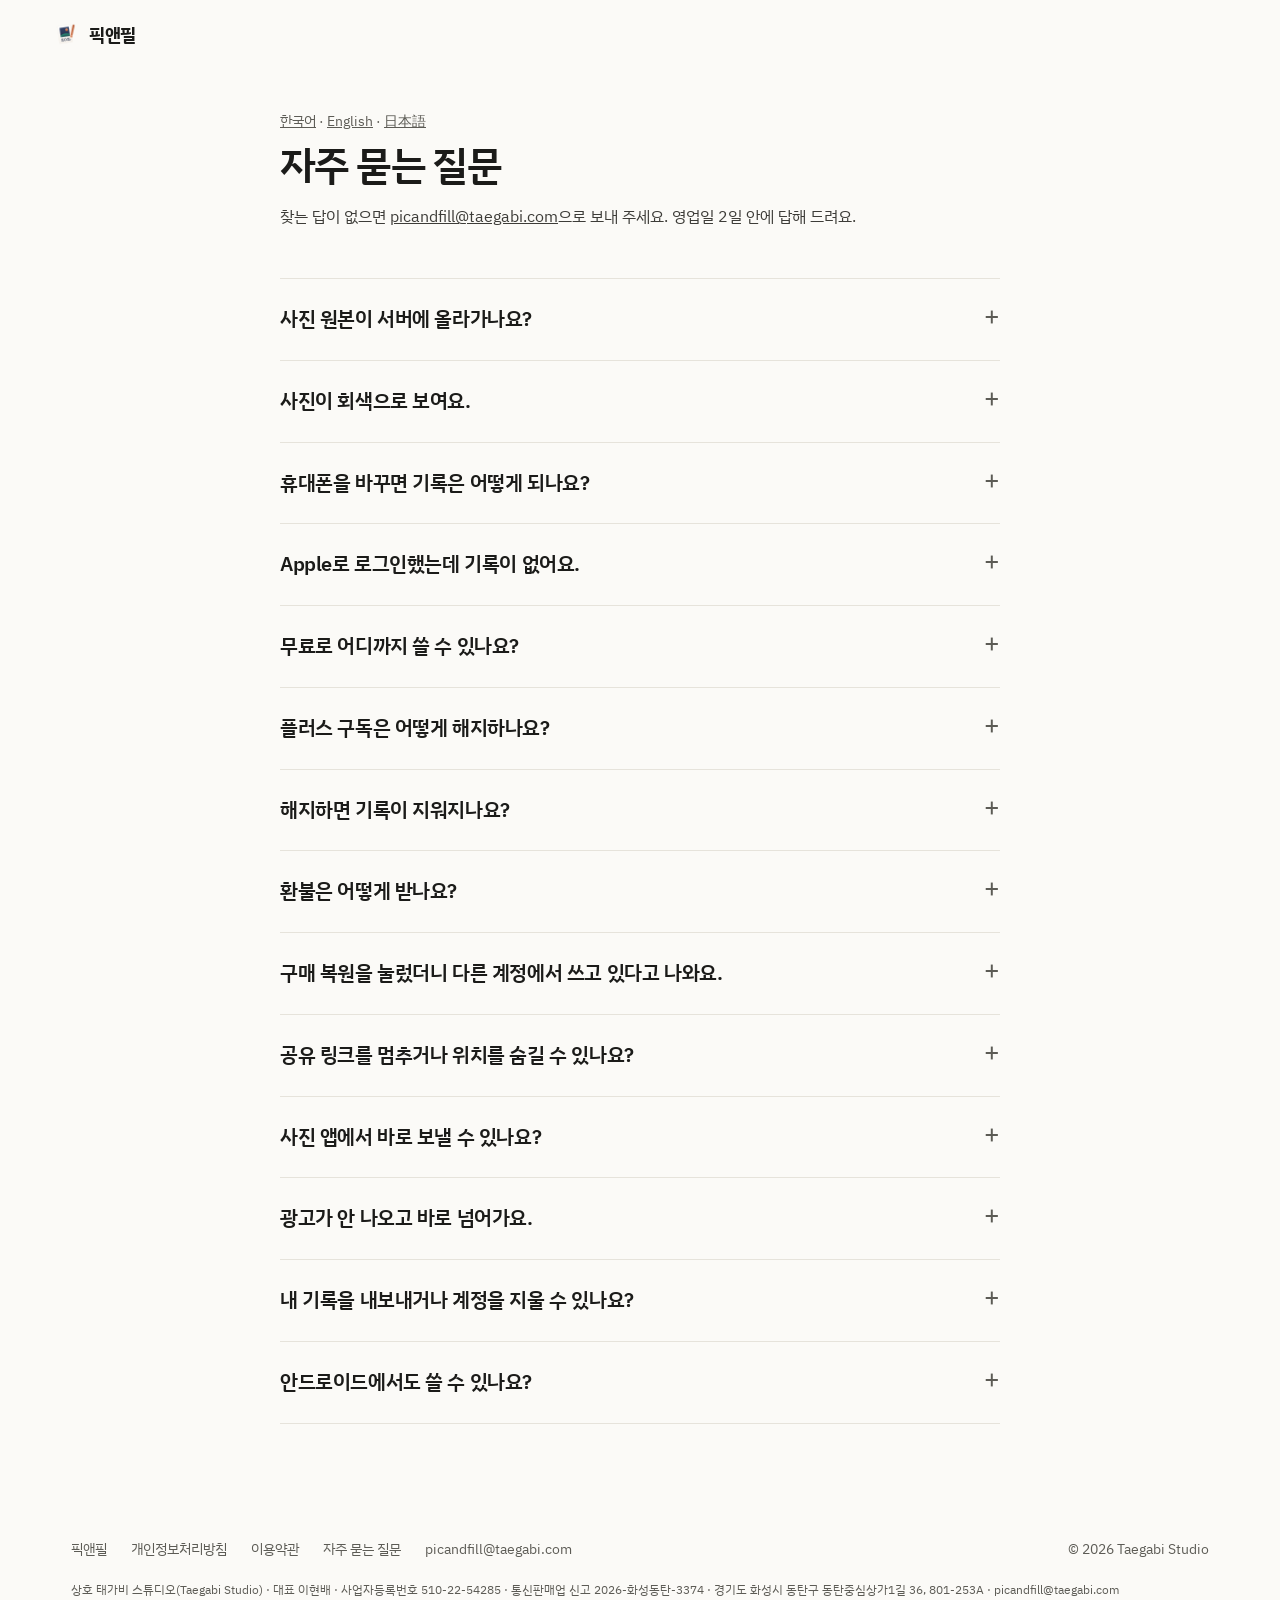
<file: faq.html>
<!doctype html>
<html lang="ko">
<head>
  <meta charset="utf-8">
  <meta name="viewport" content="width=device-width, initial-scale=1">
  <title>자주 묻는 질문 - 픽앤필</title>
  <meta name="description" content="픽앤필 사용, 구독·환불, 사진·계정에 대해 자주 묻는 질문과 답이에요.">
  <link rel="canonical" href="https://picandfill.taegabi.com/faq">
  <link rel="alternate" hreflang="ko" href="https://picandfill.taegabi.com/faq">
  <link rel="alternate" hreflang="en" href="https://picandfill.taegabi.com/en/faq">
  <link rel="alternate" hreflang="ja" href="https://picandfill.taegabi.com/ja/faq">
  <link rel="icon" type="image/png" href="assets/favicon.png">
  <link href="https://fonts.googleapis.com/css2?family=IBM+Plex+Sans+KR:wght@400;600;700&display=swap" rel="stylesheet">
  <link rel="stylesheet" href="assets/site.css">
</head>
<body>
<header class="top" id="top"><div class="wrap"><a class="brand" href="./"><img src="assets/logo.png" alt="" width="34" height="34">픽앤필</a></div></header>
<main class="doc faq">
  <p class="langs"><a href="faq">한국어</a> · <a href="en/faq">English</a> · <a href="ja/faq">日本語</a></p>
  <h1>자주 묻는 질문</h1>
  <p>찾는 답이 없으면 <a href="mailto:picandfill@taegabi.com">picandfill@taegabi.com</a>으로 보내 주세요. 영업일 2일 안에 답해 드려요.</p>
  <details><summary>사진 원본이 서버에 올라가나요?</summary><p>아니요. 원본은 내 휴대폰 사진첩에 그대로 있고, 앱은 사진을 가리키는 정보와 기록만 저장해요. 링크로 공유할 때만 공유용 작은 사진을 올리고, 공유를 멈추거나 기간이 끝나면 지워요.</p></details>
  <details><summary>사진이 회색으로 보여요.</summary><p>픽앤필은 사진 원본을 휴대폰 사진첩에서 불러와요. 사진첩에서 그 사진을 지웠거나, 다른 휴대폰에서 보고 있으면 회색으로 보여요. 플러스의 구글 드라이브 백업을 켜 두었다면 새 휴대폰에서 설정 → 구글 드라이브 백업 → <b>이 휴대폰 연결하기</b>를 누르면 백업한 사진이 보여요.</p></details>
  <details><summary>휴대폰을 바꾸면 기록은 어떻게 되나요?</summary><p>전에 쓰던 구글 또는 Apple 계정으로 로그인하면 기록이 그대로 있어요. 사진은 위 질문처럼 구글 드라이브 백업(플러스)이 있으면 새 휴대폰에서도 보여요.</p></details>
  <details><summary>Apple로 로그인했는데 기록이 없어요.</summary><p>Apple 로그인에서 <b>나의 이메일 가리기</b>를 고르면 구글 계정과 다른 새 계정이 만들어져요. 원래 기록이 있는 계정(구글 등)으로 로그인해 주세요.</p></details>
  <details><summary>무료로 어디까지 쓸 수 있나요?</summary><p>사진 300장, 여행 10개까지 기록하고 링크로 나눌 수 있어요. 광고를 보면 여행 하나에 사진을 30장까지 올리고, 본문 꾸미기와 전체 내용 공유도 쓸 수 있어요.</p></details>
  <details><summary>플러스 구독은 어떻게 해지하나요?</summary><p>아이폰 설정 → 맨 위 내 이름 → 구독 → 픽앤필 플러스 → 구독 취소를 눌러요. 다음 결제일 24시간 전까지 해지하면 다음 결제가 되지 않아요.</p></details>
  <details><summary>해지하면 기록이 지워지나요?</summary><p>아니요. 기록은 그대로 남아요. 최근 여행 10개는 계속 고칠 수 있고, 나머지는 읽기만 할 수 있어요. 다시 구독하면 모두 고칠 수 있어요.</p></details>
  <details><summary>환불은 어떻게 받나요?</summary><p>App Store 결제는 Apple이 처리해요. <a href="https://reportaproblem.apple.com" target="_blank" rel="noopener">reportaproblem.apple.com</a>에서 Apple 계정으로 로그인한 뒤 환불을 요청해 주세요.</p></details>
  <details><summary>구매 복원을 눌렀더니 다른 계정에서 쓰고 있다고 나와요.</summary><p>플러스는 처음 결제할 때 로그인했던 픽앤필 계정에서 쓸 수 있어요. 그 계정(구글 또는 Apple)으로 다시 로그인해 주세요. 모르겠으면 아래 메일로 결제한 Apple 계정 이메일을 알려 주세요.</p></details>
  <details><summary>공유 링크를 멈추거나 위치를 숨길 수 있나요?</summary><p>네. 공유 화면에서 암호, 공유 기간, 정확한 위치 숨기기를 정해요. 설정 → 공유 중인 링크에서 언제든 멈출 수 있고, 멈추면 공유용 사진도 지워져요.</p></details>
  <details><summary>사진 앱에서 바로 보낼 수 있나요?</summary><p>네. 사진 앱에서 여러 장을 고르고 공유 → 픽앤필을 누른 뒤 여행·반쪽·일상 중 고르면 돼요. 목록에 없으면 공유 화면 오른쪽 끝 '더 보기'에서 켜 주세요. 동영상은 담을 수 없어요.</p></details>
  <details><summary>광고가 안 나오고 바로 넘어가요.</summary><p>광고를 불러오지 못하면 기다리지 않고 바로 쓸 수 있게 해 두었어요. 그대로 쓰시면 돼요.</p></details>
  <details><summary>내 기록을 내보내거나 계정을 지울 수 있나요?</summary><p>네. 설정 → 내 기록 내보내기로 전체 기록을 파일로 받고, 설정 → 계정 삭제로 계정과 기록을 한 번에 지울 수 있어요. 사진첩 원본과 구글 드라이브 백업은 지워지지 않아요.</p></details>
  <details><summary>안드로이드에서도 쓸 수 있나요?</summary><p>네, Google Play에서 받을 수 있어요.</p></details>
</main>
<footer><div class="wrap"><a href="./">픽앤필</a><a href="privacy">개인정보처리방침</a><a href="terms">이용약관</a><a href="faq">자주 묻는 질문</a><a href="mailto:picandfill@taegabi.com">picandfill@taegabi.com</a><span class="copy">© 2026 Taegabi Studio</span><p class="biz">상호 태가비 스튜디오(Taegabi Studio) · 대표 이현배 · 사업자등록번호 510-22-54285 · 통신판매업 신고 2026-화성동탄-3374 · 경기도 화성시 동탄구 동탄중심상가1길 36, 801-253A · picandfill@taegabi.com</p></div></footer>
<script src="assets/site.js"></script>
</body>
</html>
</file>
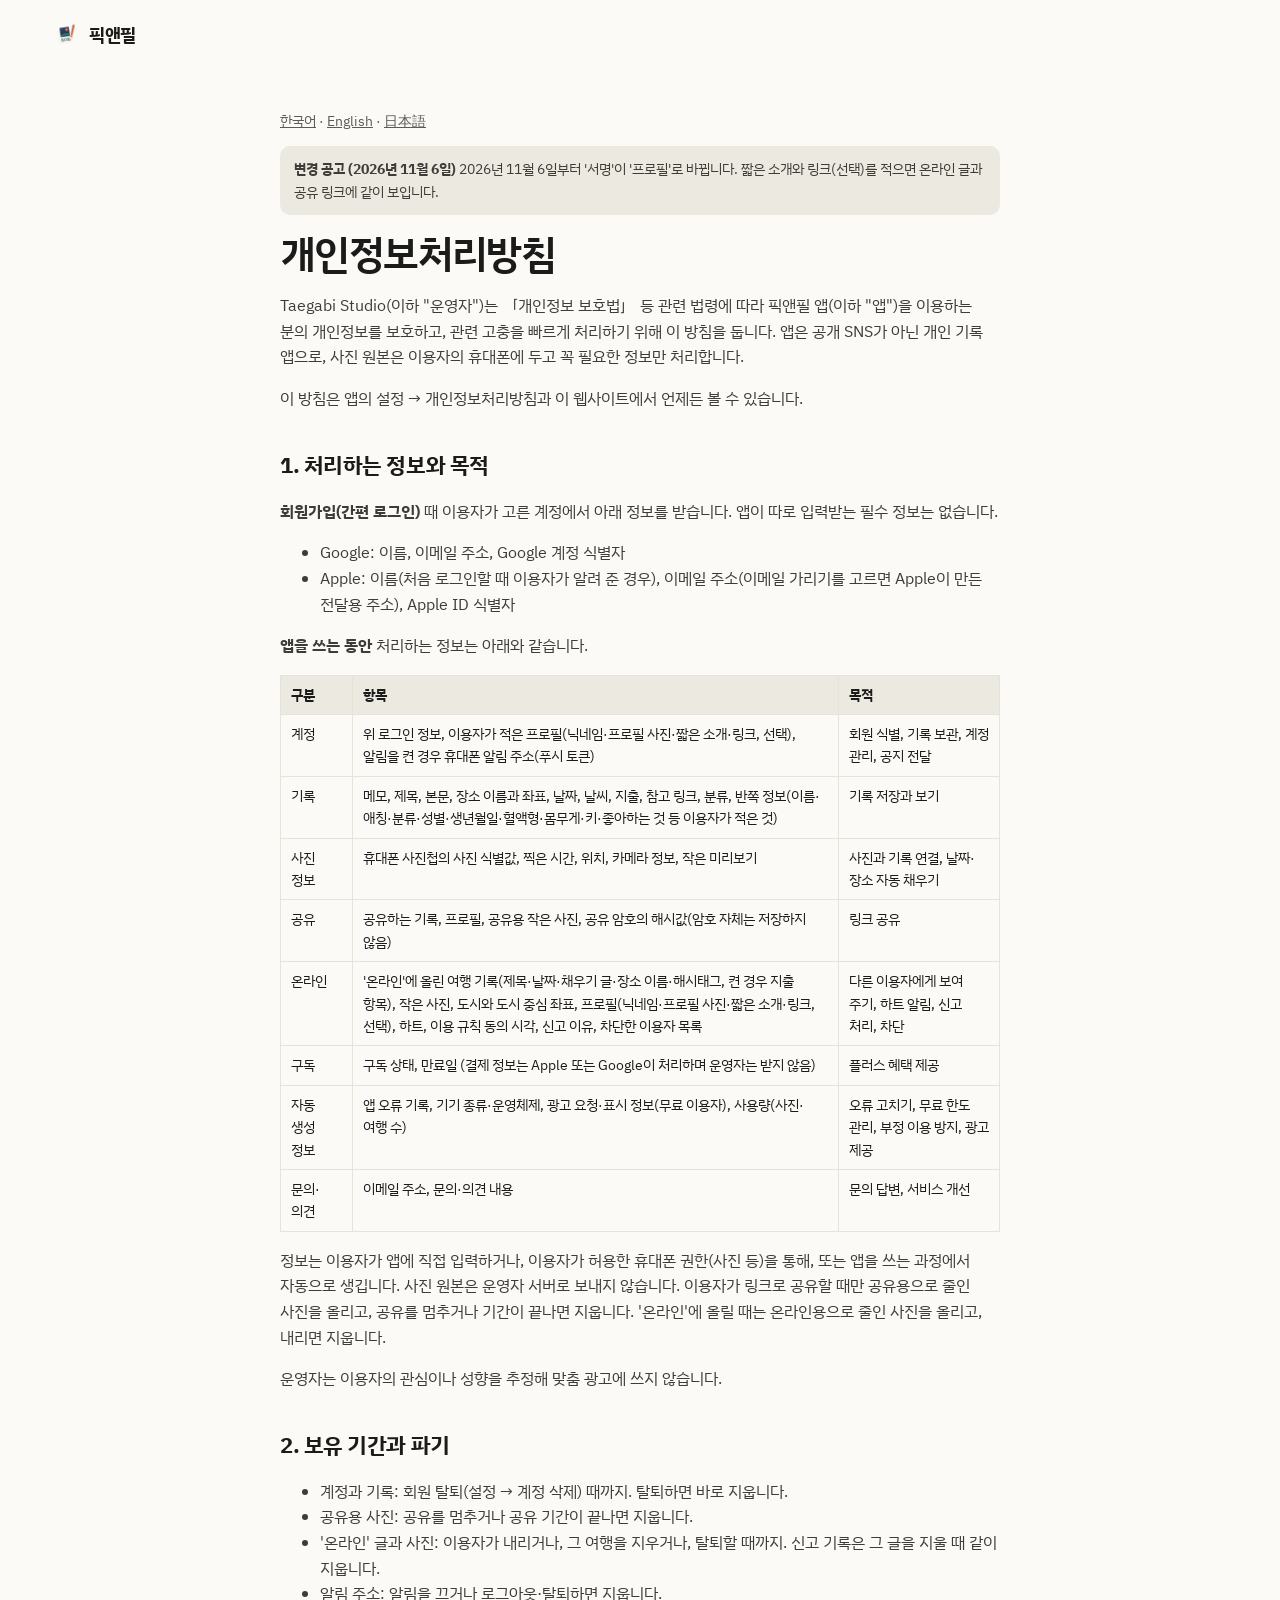
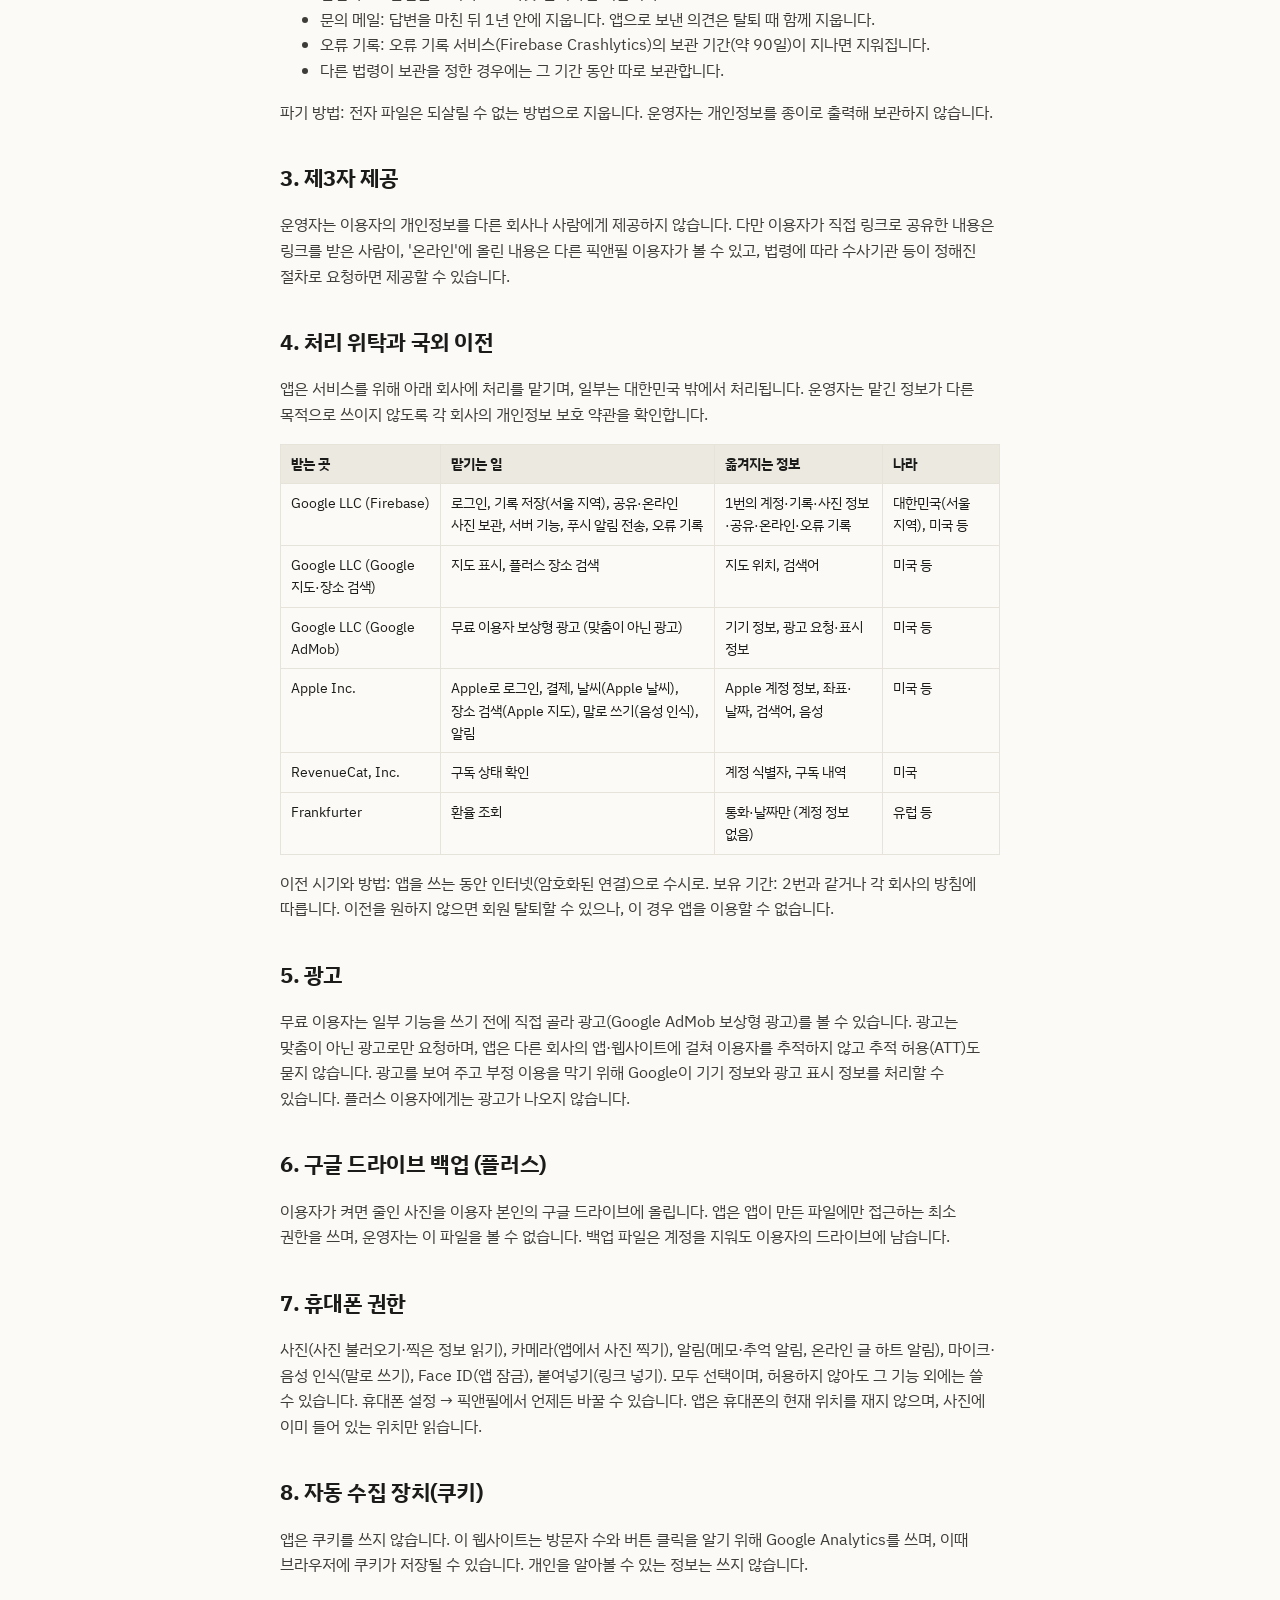
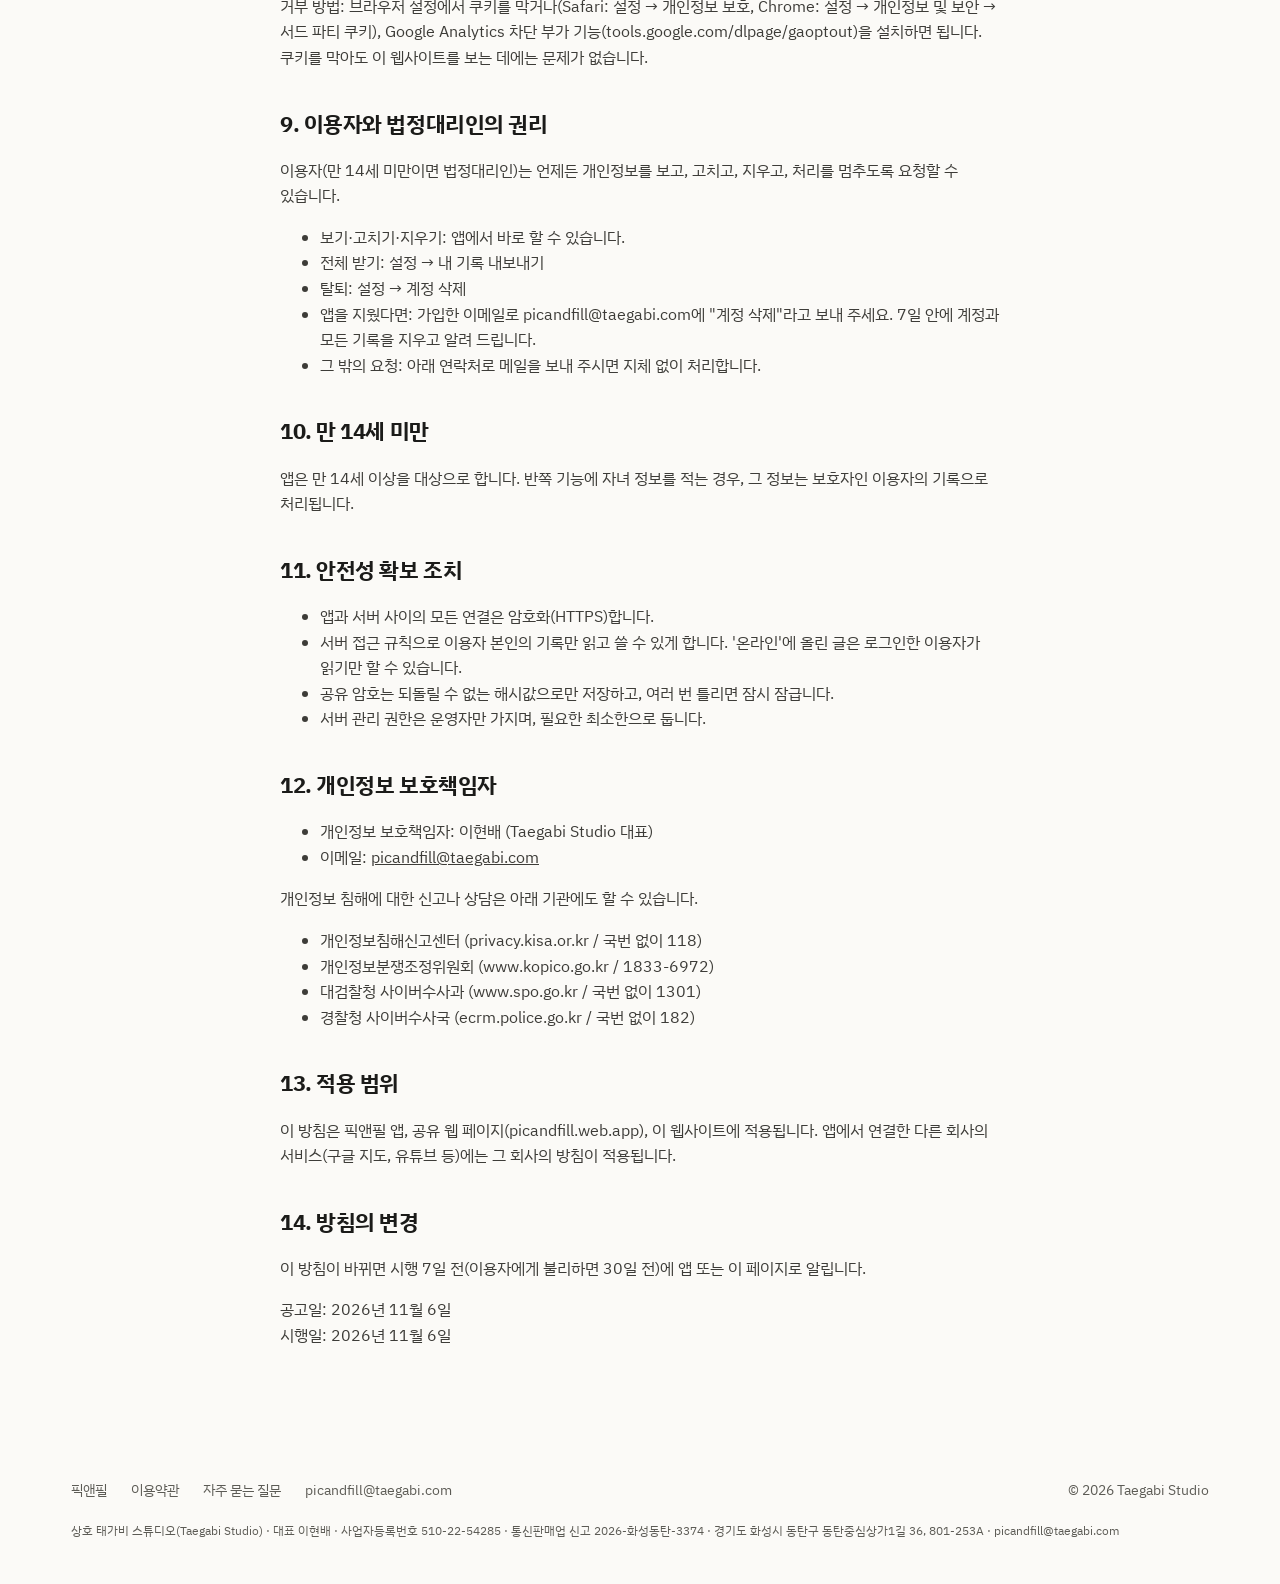
<file: privacy.html>
<!doctype html>
<html lang="ko">
<head>
  <meta charset="utf-8">
  <meta name="viewport" content="width=device-width, initial-scale=1">
  <title>개인정보처리방침 - 픽앤필</title>
  <meta name="description" content="픽앤필 앱이 어떤 정보를 왜 처리하고, 어디에 얼마나 보관하는지 안내해요.">
  <link rel="canonical" href="https://picandfill.taegabi.com/privacy">
  <link rel="icon" type="image/png" href="assets/favicon.png">
  <link href="https://fonts.googleapis.com/css2?family=IBM+Plex+Sans+KR:wght@400;600;700&display=swap" rel="stylesheet">
  <link rel="stylesheet" href="assets/site.css">
</head>
<body>
<header class="top" id="top"><div class="wrap"><a class="brand" href="./"><img src="assets/logo.png" alt="" width="34" height="34">픽앤필</a></div></header>
<main class="doc">
  <p class="langs"><a href="privacy">한국어</a> · <a href="en/privacy">English</a> · <a href="ja/privacy">日本語</a></p>
  <p class="notice"><strong>변경 공고 (2026년 11월 6일)</strong> 2026년 11월 6일부터 '서명'이 '프로필'로 바뀝니다. 짧은 소개와 링크(선택)를 적으면 온라인 글과 공유 링크에 같이 보입니다.</p>
  <h1>개인정보처리방침</h1>
  <p>Taegabi Studio(이하 "운영자")는 「개인정보 보호법」 등 관련 법령에 따라 픽앤필 앱(이하 "앱")을 이용하는 분의 개인정보를 보호하고, 관련 고충을 빠르게 처리하기 위해 이 방침을 둡니다. 앱은 공개 SNS가 아닌 개인 기록 앱으로, 사진 원본은 이용자의 휴대폰에 두고 꼭 필요한 정보만 처리합니다.</p>
  <p>이 방침은 앱의 설정 → 개인정보처리방침과 이 웹사이트에서 언제든 볼 수 있습니다.</p>

  <h2>1. 처리하는 정보와 목적</h2>
  <p><strong>회원가입(간편 로그인)</strong> 때 이용자가 고른 계정에서 아래 정보를 받습니다. 앱이 따로 입력받는 필수 정보는 없습니다.</p>
  <ul>
    <li>Google: 이름, 이메일 주소, Google 계정 식별자</li>
    <li>Apple: 이름(처음 로그인할 때 이용자가 알려 준 경우), 이메일 주소(이메일 가리기를 고르면 Apple이 만든 전달용 주소), Apple ID 식별자</li>
  </ul>
  <p><strong>앱을 쓰는 동안</strong> 처리하는 정보는 아래와 같습니다.</p>
  <table>
    <tr><th>구분</th><th>항목</th><th>목적</th></tr>
    <tr><td>계정</td><td>위 로그인 정보, 이용자가 적은 프로필(닉네임·프로필 사진·짧은 소개·링크, 선택), 알림을 켠 경우 휴대폰 알림 주소(푸시 토큰)</td><td>회원 식별, 기록 보관, 계정 관리, 공지 전달</td></tr>
    <tr><td>기록</td><td>메모, 제목, 본문, 장소 이름과 좌표, 날짜, 날씨, 지출, 참고 링크, 분류, 반쪽 정보(이름·애칭·분류·성별·생년월일·혈액형·몸무게·키·좋아하는 것 등 이용자가 적은 것)</td><td>기록 저장과 보기</td></tr>
    <tr><td>사진 정보</td><td>휴대폰 사진첩의 사진 식별값, 찍은 시간, 위치, 카메라 정보, 작은 미리보기</td><td>사진과 기록 연결, 날짜·장소 자동 채우기</td></tr>
    <tr><td>공유</td><td>공유하는 기록, 프로필, 공유용 작은 사진, 공유 암호의 해시값(암호 자체는 저장하지 않음)</td><td>링크 공유</td></tr>
    <tr><td>온라인</td><td>'온라인'에 올린 여행 기록(제목·날짜·채우기 글·장소 이름·해시태그, 켠 경우 지출 항목), 작은 사진, 도시와 도시 중심 좌표, 프로필(닉네임·프로필 사진·짧은 소개·링크, 선택), 하트, 이용 규칙 동의 시각, 신고 이유, 차단한 이용자 목록</td><td>다른 이용자에게 보여 주기, 하트 알림, 신고 처리, 차단</td></tr>
    <tr><td>구독</td><td>구독 상태, 만료일 (결제 정보는 Apple 또는 Google이 처리하며 운영자는 받지 않음)</td><td>플러스 혜택 제공</td></tr>
    <tr><td>자동 생성 정보</td><td>앱 오류 기록, 기기 종류·운영체제, 광고 요청·표시 정보(무료 이용자), 사용량(사진·여행 수)</td><td>오류 고치기, 무료 한도 관리, 부정 이용 방지, 광고 제공</td></tr>
    <tr><td>문의·의견</td><td>이메일 주소, 문의·의견 내용</td><td>문의 답변, 서비스 개선</td></tr>
  </table>
  <p>정보는 이용자가 앱에 직접 입력하거나, 이용자가 허용한 휴대폰 권한(사진 등)을 통해, 또는 앱을 쓰는 과정에서 자동으로 생깁니다. 사진 원본은 운영자 서버로 보내지 않습니다. 이용자가 링크로 공유할 때만 공유용으로 줄인 사진을 올리고, 공유를 멈추거나 기간이 끝나면 지웁니다. '온라인'에 올릴 때는 온라인용으로 줄인 사진을 올리고, 내리면 지웁니다.</p>
  <p>운영자는 이용자의 관심이나 성향을 추정해 맞춤 광고에 쓰지 않습니다.</p>

  <h2>2. 보유 기간과 파기</h2>
  <ul>
    <li>계정과 기록: 회원 탈퇴(설정 → 계정 삭제) 때까지. 탈퇴하면 바로 지웁니다.</li>
    <li>공유용 사진: 공유를 멈추거나 공유 기간이 끝나면 지웁니다.</li>
    <li>'온라인' 글과 사진: 이용자가 내리거나, 그 여행을 지우거나, 탈퇴할 때까지. 신고 기록은 그 글을 지울 때 같이 지웁니다.</li>
    <li>알림 주소: 알림을 끄거나 로그아웃·탈퇴하면 지웁니다.</li>
    <li>문의 메일: 답변을 마친 뒤 1년 안에 지웁니다. 앱으로 보낸 의견은 탈퇴 때 함께 지웁니다.</li>
    <li>오류 기록: 오류 기록 서비스(Firebase Crashlytics)의 보관 기간(약 90일)이 지나면 지워집니다.</li>
    <li>다른 법령이 보관을 정한 경우에는 그 기간 동안 따로 보관합니다.</li>
  </ul>
  <p>파기 방법: 전자 파일은 되살릴 수 없는 방법으로 지웁니다. 운영자는 개인정보를 종이로 출력해 보관하지 않습니다.</p>

  <h2>3. 제3자 제공</h2>
  <p>운영자는 이용자의 개인정보를 다른 회사나 사람에게 제공하지 않습니다. 다만 이용자가 직접 링크로 공유한 내용은 링크를 받은 사람이, '온라인'에 올린 내용은 다른 픽앤필 이용자가 볼 수 있고, 법령에 따라 수사기관 등이 정해진 절차로 요청하면 제공할 수 있습니다.</p>

  <h2>4. 처리 위탁과 국외 이전</h2>
  <p>앱은 서비스를 위해 아래 회사에 처리를 맡기며, 일부는 대한민국 밖에서 처리됩니다. 운영자는 맡긴 정보가 다른 목적으로 쓰이지 않도록 각 회사의 개인정보 보호 약관을 확인합니다.</p>
  <table>
    <tr><th>받는 곳</th><th>맡기는 일</th><th>옮겨지는 정보</th><th>나라</th></tr>
    <tr><td>Google LLC (Firebase)</td><td>로그인, 기록 저장(서울 지역), 공유·온라인 사진 보관, 서버 기능, 푸시 알림 전송, 오류 기록</td><td>1번의 계정·기록·사진 정보·공유·온라인·오류 기록</td><td>대한민국(서울 지역), 미국 등</td></tr>
    <tr><td>Google LLC (Google 지도·장소 검색)</td><td>지도 표시, 플러스 장소 검색</td><td>지도 위치, 검색어</td><td>미국 등</td></tr>
    <tr><td>Google LLC (Google AdMob)</td><td>무료 이용자 보상형 광고 (맞춤이 아닌 광고)</td><td>기기 정보, 광고 요청·표시 정보</td><td>미국 등</td></tr>
    <tr><td>Apple Inc.</td><td>Apple로 로그인, 결제, 날씨(Apple 날씨), 장소 검색(Apple 지도), 말로 쓰기(음성 인식), 알림</td><td>Apple 계정 정보, 좌표·날짜, 검색어, 음성</td><td>미국 등</td></tr>
    <tr><td>RevenueCat, Inc.</td><td>구독 상태 확인</td><td>계정 식별자, 구독 내역</td><td>미국</td></tr>
    <tr><td>Frankfurter</td><td>환율 조회</td><td>통화·날짜만 (계정 정보 없음)</td><td>유럽 등</td></tr>
  </table>
  <p>이전 시기와 방법: 앱을 쓰는 동안 인터넷(암호화된 연결)으로 수시로. 보유 기간: 2번과 같거나 각 회사의 방침에 따릅니다. 이전을 원하지 않으면 회원 탈퇴할 수 있으나, 이 경우 앱을 이용할 수 없습니다.</p>

  <h2>5. 광고</h2>
  <p>무료 이용자는 일부 기능을 쓰기 전에 직접 골라 광고(Google AdMob 보상형 광고)를 볼 수 있습니다. 광고는 맞춤이 아닌 광고로만 요청하며, 앱은 다른 회사의 앱·웹사이트에 걸쳐 이용자를 추적하지 않고 추적 허용(ATT)도 묻지 않습니다. 광고를 보여 주고 부정 이용을 막기 위해 Google이 기기 정보와 광고 표시 정보를 처리할 수 있습니다. 플러스 이용자에게는 광고가 나오지 않습니다.</p>

  <h2>6. 구글 드라이브 백업 (플러스)</h2>
  <p>이용자가 켜면 줄인 사진을 이용자 본인의 구글 드라이브에 올립니다. 앱은 앱이 만든 파일에만 접근하는 최소 권한을 쓰며, 운영자는 이 파일을 볼 수 없습니다. 백업 파일은 계정을 지워도 이용자의 드라이브에 남습니다.</p>

  <h2>7. 휴대폰 권한</h2>
  <p>사진(사진 불러오기·찍은 정보 읽기), 카메라(앱에서 사진 찍기), 알림(메모·추억 알림, 온라인 글 하트 알림), 마이크·음성 인식(말로 쓰기), Face ID(앱 잠금), 붙여넣기(링크 넣기). 모두 선택이며, 허용하지 않아도 그 기능 외에는 쓸 수 있습니다. 휴대폰 설정 → 픽앤필에서 언제든 바꿀 수 있습니다. 앱은 휴대폰의 현재 위치를 재지 않으며, 사진에 이미 들어 있는 위치만 읽습니다.</p>

  <h2>8. 자동 수집 장치(쿠키)</h2>
  <p>앱은 쿠키를 쓰지 않습니다. 이 웹사이트는 방문자 수와 버튼 클릭을 알기 위해 Google Analytics를 쓰며, 이때 브라우저에 쿠키가 저장될 수 있습니다. 개인을 알아볼 수 있는 정보는 쓰지 않습니다.</p>
  <p>거부 방법: 브라우저 설정에서 쿠키를 막거나(Safari: 설정 → 개인정보 보호, Chrome: 설정 → 개인정보 및 보안 → 서드 파티 쿠키), Google Analytics 차단 부가 기능(tools.google.com/dlpage/gaoptout)을 설치하면 됩니다. 쿠키를 막아도 이 웹사이트를 보는 데에는 문제가 없습니다.</p>

  <h2 id="delete-account">9. 이용자와 법정대리인의 권리</h2>
  <p>이용자(만 14세 미만이면 법정대리인)는 언제든 개인정보를 보고, 고치고, 지우고, 처리를 멈추도록 요청할 수 있습니다.</p>
  <ul>
    <li>보기·고치기·지우기: 앱에서 바로 할 수 있습니다.</li>
    <li>전체 받기: 설정 → 내 기록 내보내기</li>
    <li>탈퇴: 설정 → 계정 삭제</li>
    <li>앱을 지웠다면: 가입한 이메일로 picandfill@taegabi.com에 "계정 삭제"라고 보내 주세요. 7일 안에 계정과 모든 기록을 지우고 알려 드립니다.</li>
    <li>그 밖의 요청: 아래 연락처로 메일을 보내 주시면 지체 없이 처리합니다.</li>
  </ul>

  <h2>10. 만 14세 미만</h2>
  <p>앱은 만 14세 이상을 대상으로 합니다. 반쪽 기능에 자녀 정보를 적는 경우, 그 정보는 보호자인 이용자의 기록으로 처리됩니다.</p>

  <h2>11. 안전성 확보 조치</h2>
  <ul>
    <li>앱과 서버 사이의 모든 연결은 암호화(HTTPS)합니다.</li>
    <li>서버 접근 규칙으로 이용자 본인의 기록만 읽고 쓸 수 있게 합니다. '온라인'에 올린 글은 로그인한 이용자가 읽기만 할 수 있습니다.</li>
    <li>공유 암호는 되돌릴 수 없는 해시값으로만 저장하고, 여러 번 틀리면 잠시 잠급니다.</li>
    <li>서버 관리 권한은 운영자만 가지며, 필요한 최소한으로 둡니다.</li>
  </ul>

  <h2>12. 개인정보 보호책임자</h2>
  <ul>
    <li>개인정보 보호책임자: 이현배 (Taegabi Studio 대표)</li>
    <li>이메일: <a href="mailto:picandfill@taegabi.com">picandfill@taegabi.com</a></li>
  </ul>
  <p>개인정보 침해에 대한 신고나 상담은 아래 기관에도 할 수 있습니다.</p>
  <ul>
    <li>개인정보침해신고센터 (privacy.kisa.or.kr / 국번 없이 118)</li>
    <li>개인정보분쟁조정위원회 (www.kopico.go.kr / 1833-6972)</li>
    <li>대검찰청 사이버수사과 (www.spo.go.kr / 국번 없이 1301)</li>
    <li>경찰청 사이버수사국 (ecrm.police.go.kr / 국번 없이 182)</li>
  </ul>

  <h2>13. 적용 범위</h2>
  <p>이 방침은 픽앤필 앱, 공유 웹 페이지(picandfill.web.app), 이 웹사이트에 적용됩니다. 앱에서 연결한 다른 회사의 서비스(구글 지도, 유튜브 등)에는 그 회사의 방침이 적용됩니다.</p>

  <h2>14. 방침의 변경</h2>
  <p>이 방침이 바뀌면 시행 7일 전(이용자에게 불리하면 30일 전)에 앱 또는 이 페이지로 알립니다.</p>
  <p>공고일: 2026년 11월 6일<br>시행일: 2026년 11월 6일</p>
</main>
<footer><div class="wrap"><a href="./">픽앤필</a><a href="terms">이용약관</a><a href="faq">자주 묻는 질문</a><a href="mailto:picandfill@taegabi.com">picandfill@taegabi.com</a><span class="copy">© 2026 Taegabi Studio</span><p class="biz">상호 태가비 스튜디오(Taegabi Studio) · 대표 이현배 · 사업자등록번호 510-22-54285 · 통신판매업 신고 2026-화성동탄-3374 · 경기도 화성시 동탄구 동탄중심상가1길 36, 801-253A · picandfill@taegabi.com</p></div></footer>
<script src="assets/site.js"></script>
</body>
</html>
</file>
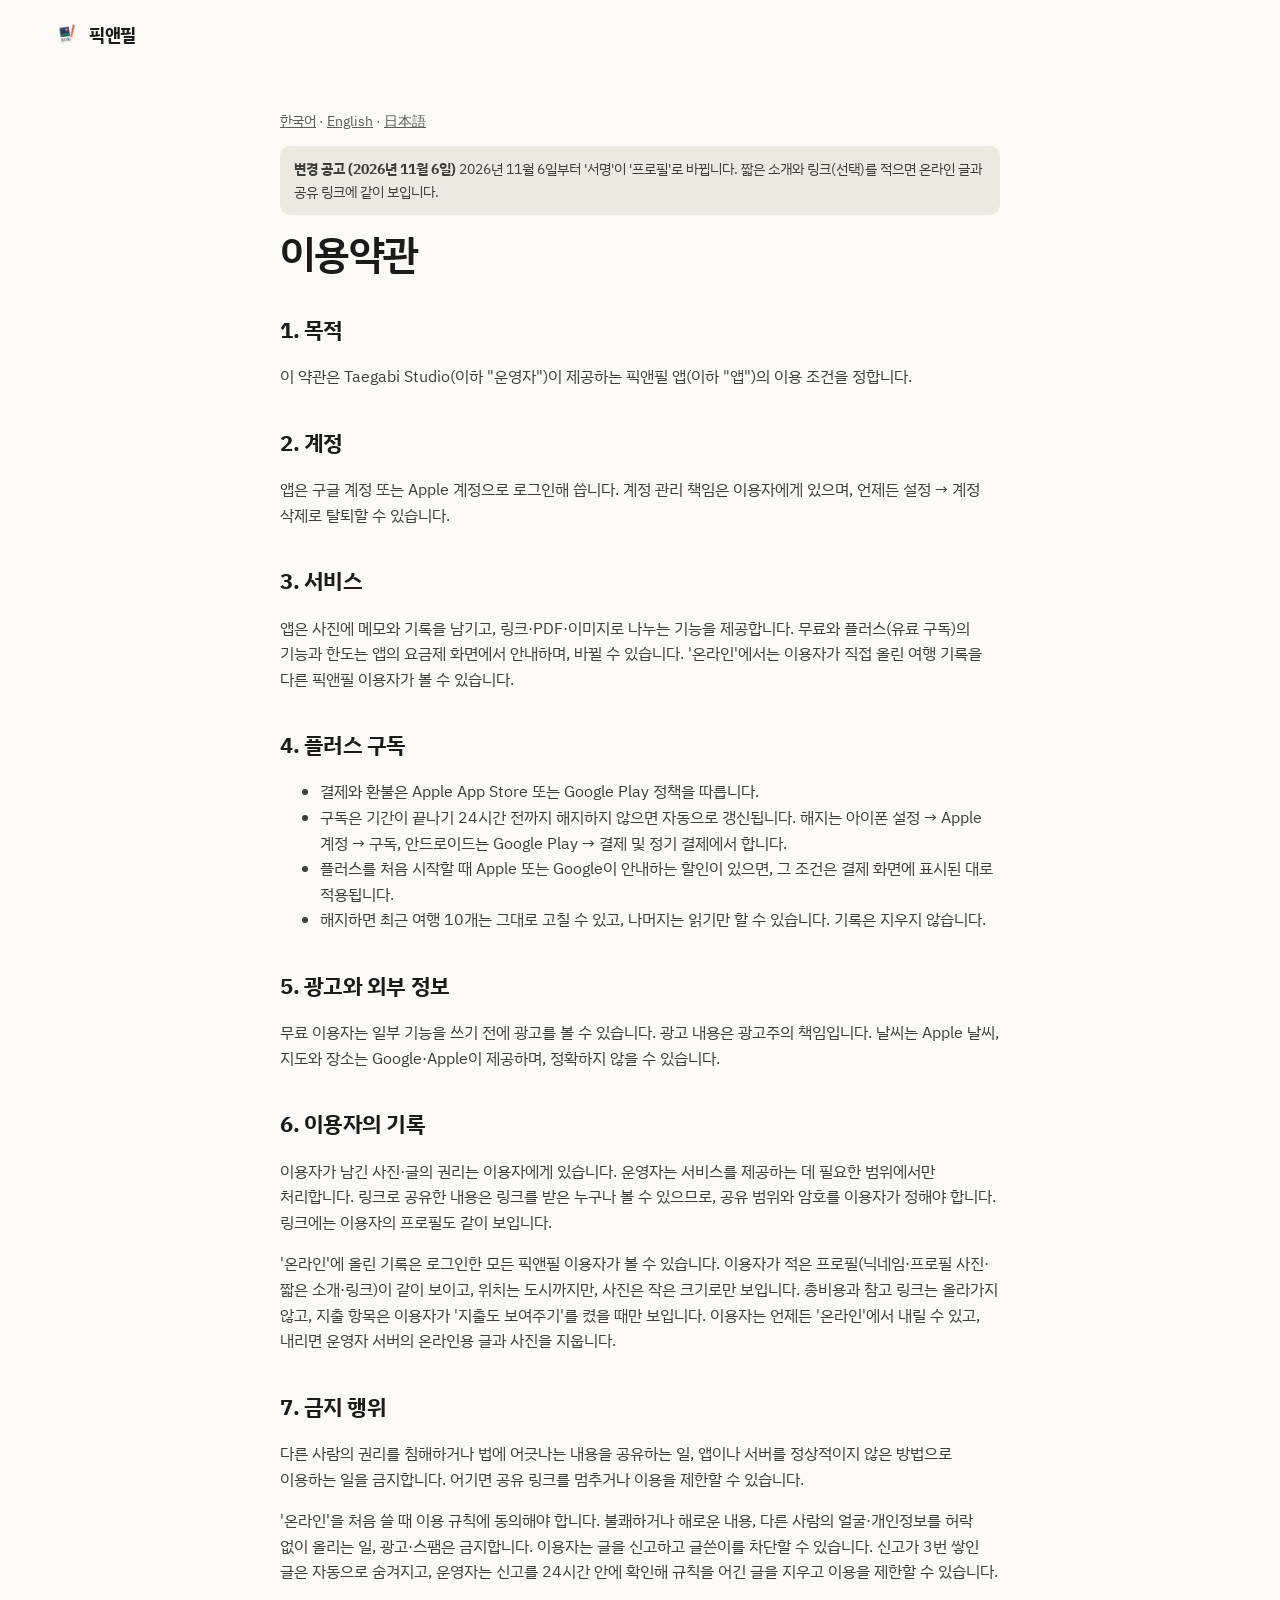
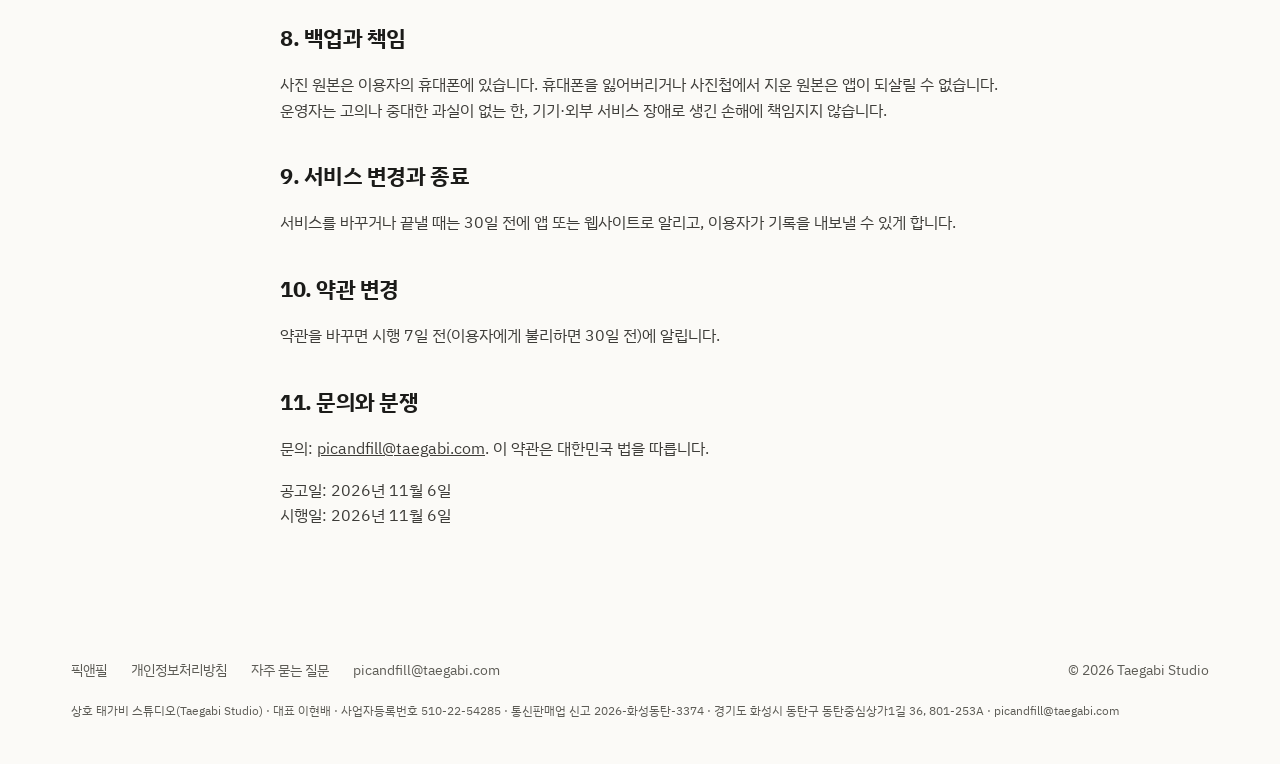
<file: terms.html>
<!doctype html>
<html lang="ko">
<head>
  <meta charset="utf-8">
  <meta name="viewport" content="width=device-width, initial-scale=1">
  <title>이용약관 - 픽앤필</title>
  <meta name="description" content="픽앤필 앱 이용약관">
  <link rel="canonical" href="https://picandfill.taegabi.com/terms">
  <link rel="icon" type="image/png" href="assets/favicon.png">
  <link href="https://fonts.googleapis.com/css2?family=IBM+Plex+Sans+KR:wght@400;600;700&display=swap" rel="stylesheet">
  <link rel="stylesheet" href="assets/site.css">
</head>
<body>
<header class="top" id="top"><div class="wrap"><a class="brand" href="./"><img src="assets/logo.png" alt="" width="34" height="34">픽앤필</a></div></header>
<main class="doc">
  <p class="langs"><a href="terms">한국어</a> · <a href="en/terms">English</a> · <a href="ja/terms">日本語</a></p>
  <p class="notice"><strong>변경 공고 (2026년 11월 6일)</strong> 2026년 11월 6일부터 '서명'이 '프로필'로 바뀝니다. 짧은 소개와 링크(선택)를 적으면 온라인 글과 공유 링크에 같이 보입니다.</p>
  <h1>이용약관</h1>

  <h2>1. 목적</h2>
  <p>이 약관은 Taegabi Studio(이하 "운영자")이 제공하는 픽앤필 앱(이하 "앱")의 이용 조건을 정합니다.</p>

  <h2>2. 계정</h2>
  <p>앱은 구글 계정 또는 Apple 계정으로 로그인해 씁니다. 계정 관리 책임은 이용자에게 있으며, 언제든 설정 → 계정 삭제로 탈퇴할 수 있습니다.</p>

  <h2>3. 서비스</h2>
  <p>앱은 사진에 메모와 기록을 남기고, 링크·PDF·이미지로 나누는 기능을 제공합니다. 무료와 플러스(유료 구독)의 기능과 한도는 앱의 요금제 화면에서 안내하며, 바뀔 수 있습니다. '온라인'에서는 이용자가 직접 올린 여행 기록을 다른 픽앤필 이용자가 볼 수 있습니다.</p>

  <h2>4. 플러스 구독</h2>
  <ul>
    <li>결제와 환불은 Apple App Store 또는 Google Play 정책을 따릅니다.</li>
    <li>구독은 기간이 끝나기 24시간 전까지 해지하지 않으면 자동으로 갱신됩니다. 해지는 아이폰 설정 → Apple 계정 → 구독, 안드로이드는 Google Play → 결제 및 정기 결제에서 합니다.</li>
    <li>플러스를 처음 시작할 때 Apple 또는 Google이 안내하는 할인이 있으면, 그 조건은 결제 화면에 표시된 대로 적용됩니다.</li>
    <li>해지하면 최근 여행 10개는 그대로 고칠 수 있고, 나머지는 읽기만 할 수 있습니다. 기록은 지우지 않습니다.</li>
  </ul>

  <h2>5. 광고와 외부 정보</h2>
  <p>무료 이용자는 일부 기능을 쓰기 전에 광고를 볼 수 있습니다. 광고 내용은 광고주의 책임입니다. 날씨는 Apple 날씨, 지도와 장소는 Google·Apple이 제공하며, 정확하지 않을 수 있습니다.</p>

  <h2>6. 이용자의 기록</h2>
  <p>이용자가 남긴 사진·글의 권리는 이용자에게 있습니다. 운영자는 서비스를 제공하는 데 필요한 범위에서만 처리합니다. 링크로 공유한 내용은 링크를 받은 누구나 볼 수 있으므로, 공유 범위와 암호를 이용자가 정해야 합니다. 링크에는 이용자의 프로필도 같이 보입니다.</p>
  <p>'온라인'에 올린 기록은 로그인한 모든 픽앤필 이용자가 볼 수 있습니다. 이용자가 적은 프로필(닉네임·프로필 사진·짧은 소개·링크)이 같이 보이고, 위치는 도시까지만, 사진은 작은 크기로만 보입니다. 총비용과 참고 링크는 올라가지 않고, 지출 항목은 이용자가 '지출도 보여주기'를 켰을 때만 보입니다. 이용자는 언제든 '온라인'에서 내릴 수 있고, 내리면 운영자 서버의 온라인용 글과 사진을 지웁니다.</p>

  <h2>7. 금지 행위</h2>
  <p>다른 사람의 권리를 침해하거나 법에 어긋나는 내용을 공유하는 일, 앱이나 서버를 정상적이지 않은 방법으로 이용하는 일을 금지합니다. 어기면 공유 링크를 멈추거나 이용을 제한할 수 있습니다.</p>
  <p>'온라인'을 처음 쓸 때 이용 규칙에 동의해야 합니다. 불쾌하거나 해로운 내용, 다른 사람의 얼굴·개인정보를 허락 없이 올리는 일, 광고·스팸은 금지합니다. 이용자는 글을 신고하고 글쓴이를 차단할 수 있습니다. 신고가 3번 쌓인 글은 자동으로 숨겨지고, 운영자는 신고를 24시간 안에 확인해 규칙을 어긴 글을 지우고 이용을 제한할 수 있습니다.</p>

  <h2>8. 백업과 책임</h2>
  <p>사진 원본은 이용자의 휴대폰에 있습니다. 휴대폰을 잃어버리거나 사진첩에서 지운 원본은 앱이 되살릴 수 없습니다. 운영자는 고의나 중대한 과실이 없는 한, 기기·외부 서비스 장애로 생긴 손해에 책임지지 않습니다.</p>

  <h2>9. 서비스 변경과 종료</h2>
  <p>서비스를 바꾸거나 끝낼 때는 30일 전에 앱 또는 웹사이트로 알리고, 이용자가 기록을 내보낼 수 있게 합니다.</p>

  <h2>10. 약관 변경</h2>
  <p>약관을 바꾸면 시행 7일 전(이용자에게 불리하면 30일 전)에 알립니다.</p>

  <h2>11. 문의와 분쟁</h2>
  <p>문의: <a href="mailto:picandfill@taegabi.com">picandfill@taegabi.com</a>. 이 약관은 대한민국 법을 따릅니다.</p>
  <p>공고일: 2026년 11월 6일<br>시행일: 2026년 11월 6일</p>
</main>
<footer><div class="wrap"><a href="./">픽앤필</a><a href="privacy">개인정보처리방침</a><a href="faq">자주 묻는 질문</a><a href="mailto:picandfill@taegabi.com">picandfill@taegabi.com</a><span class="copy">© 2026 Taegabi Studio</span><p class="biz">상호 태가비 스튜디오(Taegabi Studio) · 대표 이현배 · 사업자등록번호 510-22-54285 · 통신판매업 신고 2026-화성동탄-3374 · 경기도 화성시 동탄구 동탄중심상가1길 36, 801-253A · picandfill@taegabi.com</p></div></footer>
<script src="assets/site.js"></script>
</body>
</html>
</file>
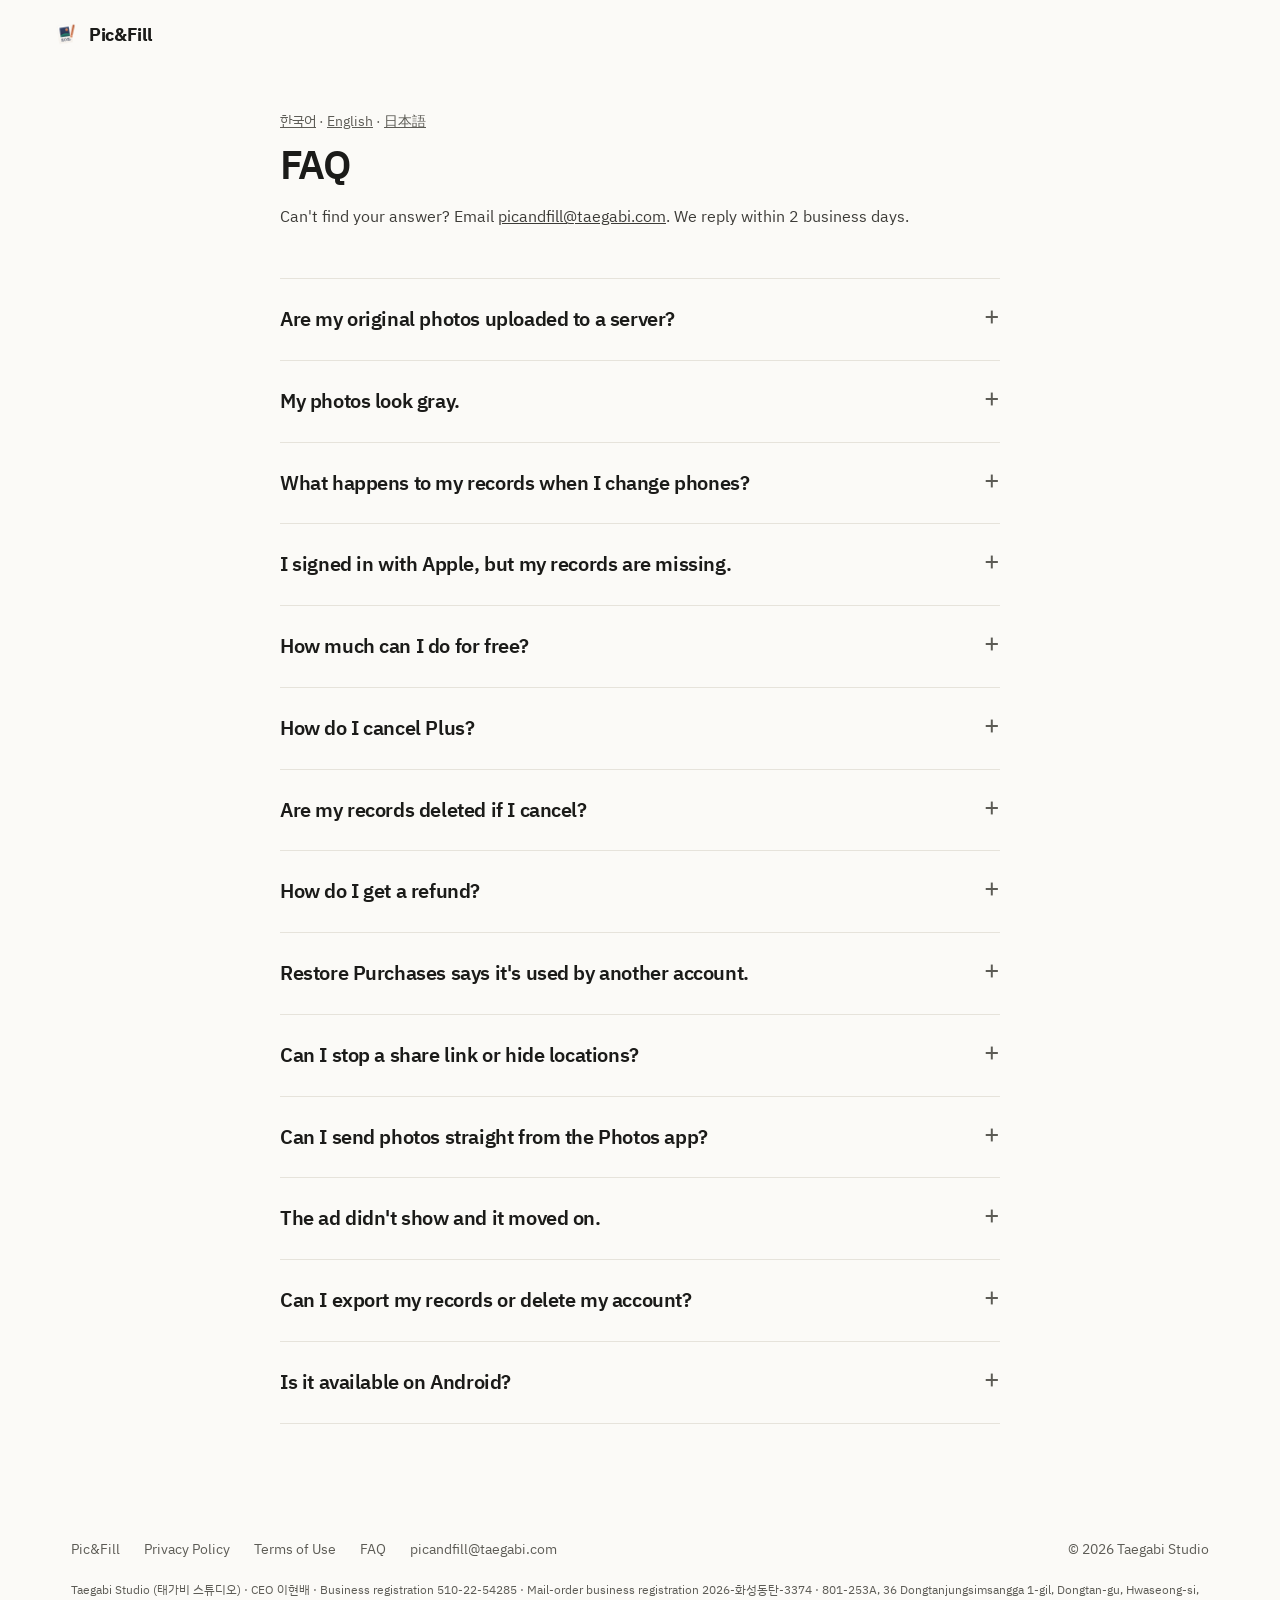
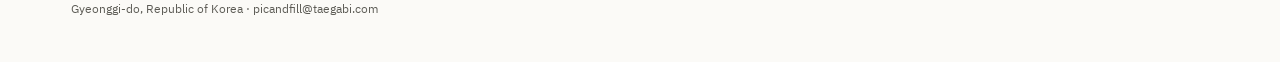
<file: en/faq.html>
<!doctype html>
<html lang="en">
<head>
  <meta charset="utf-8">
  <meta name="viewport" content="width=device-width, initial-scale=1">
  <title>FAQ - Pic&amp;Fill</title>
  <meta name="description" content="Frequently asked questions about using Pic&amp;Fill, subscriptions and refunds, photos and accounts.">
  <link rel="canonical" href="https://picandfill.taegabi.com/en/faq">
  <link rel="alternate" hreflang="ko" href="https://picandfill.taegabi.com/faq">
  <link rel="alternate" hreflang="en" href="https://picandfill.taegabi.com/en/faq">
  <link rel="alternate" hreflang="ja" href="https://picandfill.taegabi.com/ja/faq">
  <link rel="icon" type="image/png" href="../assets/favicon.png">
  <link href="https://fonts.googleapis.com/css2?family=IBM+Plex+Sans+KR:wght@400;600;700&display=swap" rel="stylesheet">
  <link rel="stylesheet" href="../assets/site.css">
</head>
<body>
<header class="top" id="top"><div class="wrap"><a class="brand" href="./"><img src="../assets/logo.png" alt="" width="34" height="34">Pic&amp;Fill</a></div></header>
<main class="doc faq">
  <p class="langs"><a href="../faq">한국어</a> · <a href="../en/faq">English</a> · <a href="../ja/faq">日本語</a></p>
  <h1>FAQ</h1>
  <p>Can't find your answer? Email <a href="mailto:picandfill@taegabi.com">picandfill@taegabi.com</a>. We reply within 2 business days.</p>
  <details><summary>Are my original photos uploaded to a server?</summary><p>No. Originals stay in your phone's photo library. The app saves only your notes and a pointer to each photo. Small copies are uploaded only when you share by link, and deleted when you stop sharing or the share period ends.</p></details>
  <details><summary>My photos look gray.</summary><p>Pic&amp;Fill loads original photos from your phone's photo library. A photo looks gray if you deleted it from your library or you're viewing on a different phone. If you turned on Google Drive backup (Plus), go to Settings → Google Drive backup → <b>Connect this phone</b> on the new phone to see your backed-up photos.</p></details>
  <details><summary>What happens to my records when I change phones?</summary><p>Sign in with the same Google or Apple account and your records are all there. Photos show up on the new phone too if you have Google Drive backup (Plus), as above.</p></details>
  <details><summary>I signed in with Apple, but my records are missing.</summary><p>If you chose <b>Hide My Email</b> when signing in with Apple, a new account separate from your Google account is created. Please sign in with the account that has your records (Google, for example).</p></details>
  <details><summary>How much can I do for free?</summary><p>You can record up to 300 photos and 10 trips and share them by link. Watch an ad to add up to 30 photos per trip, and to use text styling and full-content sharing.</p></details>
  <details><summary>How do I cancel Plus?</summary><p>Go to iPhone Settings → your name at the top → Subscriptions → Pic&amp;Fill Plus → Cancel Subscription. Cancel at least 24 hours before the next billing date to avoid the next charge.</p></details>
  <details><summary>Are my records deleted if I cancel?</summary><p>No. Your records stay. Your 10 most recent trips stay editable and the rest become read-only. Subscribe again to edit them all.</p></details>
  <details><summary>How do I get a refund?</summary><p>Apple handles App Store payments. Sign in at <a href="https://reportaproblem.apple.com" target="_blank" rel="noopener">reportaproblem.apple.com</a> with your Apple Account and request a refund.</p></details>
  <details><summary>Restore Purchases says it's used by another account.</summary><p>Plus works on the Pic&amp;Fill account you were signed in to when you first paid. Please sign in to that account (Google or Apple) again. If you're not sure which one, email us the Apple Account email you paid with.</p></details>
  <details><summary>Can I stop a share link or hide locations?</summary><p>Yes. On the share screen you set a password, the share period and whether to hide exact locations. Stop sharing anytime in Settings → Active share links; the shared photos are deleted too.</p></details>
  <details><summary>Can I send photos straight from the Photos app?</summary><p>Yes. Select photos in the Photos app, tap Share → Pic&amp;Fill, then choose Travel, Half or Daily. If it's not in the list, turn it on under 'More' at the right end of the share sheet. Videos can't be added.</p></details>
  <details><summary>The ad didn't show and it moved on.</summary><p>If an ad can't load, we let you continue without waiting. Just keep going.</p></details>
  <details><summary>Can I export my records or delete my account?</summary><p>Yes. Settings → Export my records gives you all your records as a file, and Settings → Delete account deletes your account and records at once. Originals in your photo library and your Google Drive backup are not deleted.</p></details>
  <details><summary>Is it available on Android?</summary><p>Yes, get it on Google Play.</p></details>
</main>
<footer><div class="wrap"><a href="./">Pic&amp;Fill</a><a href="privacy">Privacy Policy</a><a href="terms">Terms of Use</a><a href="faq">FAQ</a><a href="mailto:picandfill@taegabi.com">picandfill@taegabi.com</a><span class="copy">© 2026 Taegabi Studio</span><p class="biz">Taegabi Studio (태가비 스튜디오) · CEO 이현배 · Business registration 510-22-54285 · Mail-order business registration 2026-화성동탄-3374 · 801-253A, 36 Dongtanjungsimsangga 1-gil, Dongtan-gu, Hwaseong-si, Gyeonggi-do, Republic of Korea · picandfill@taegabi.com</p></div></footer>
<script src="../assets/site.js"></script>
</body>
</html>
</file>
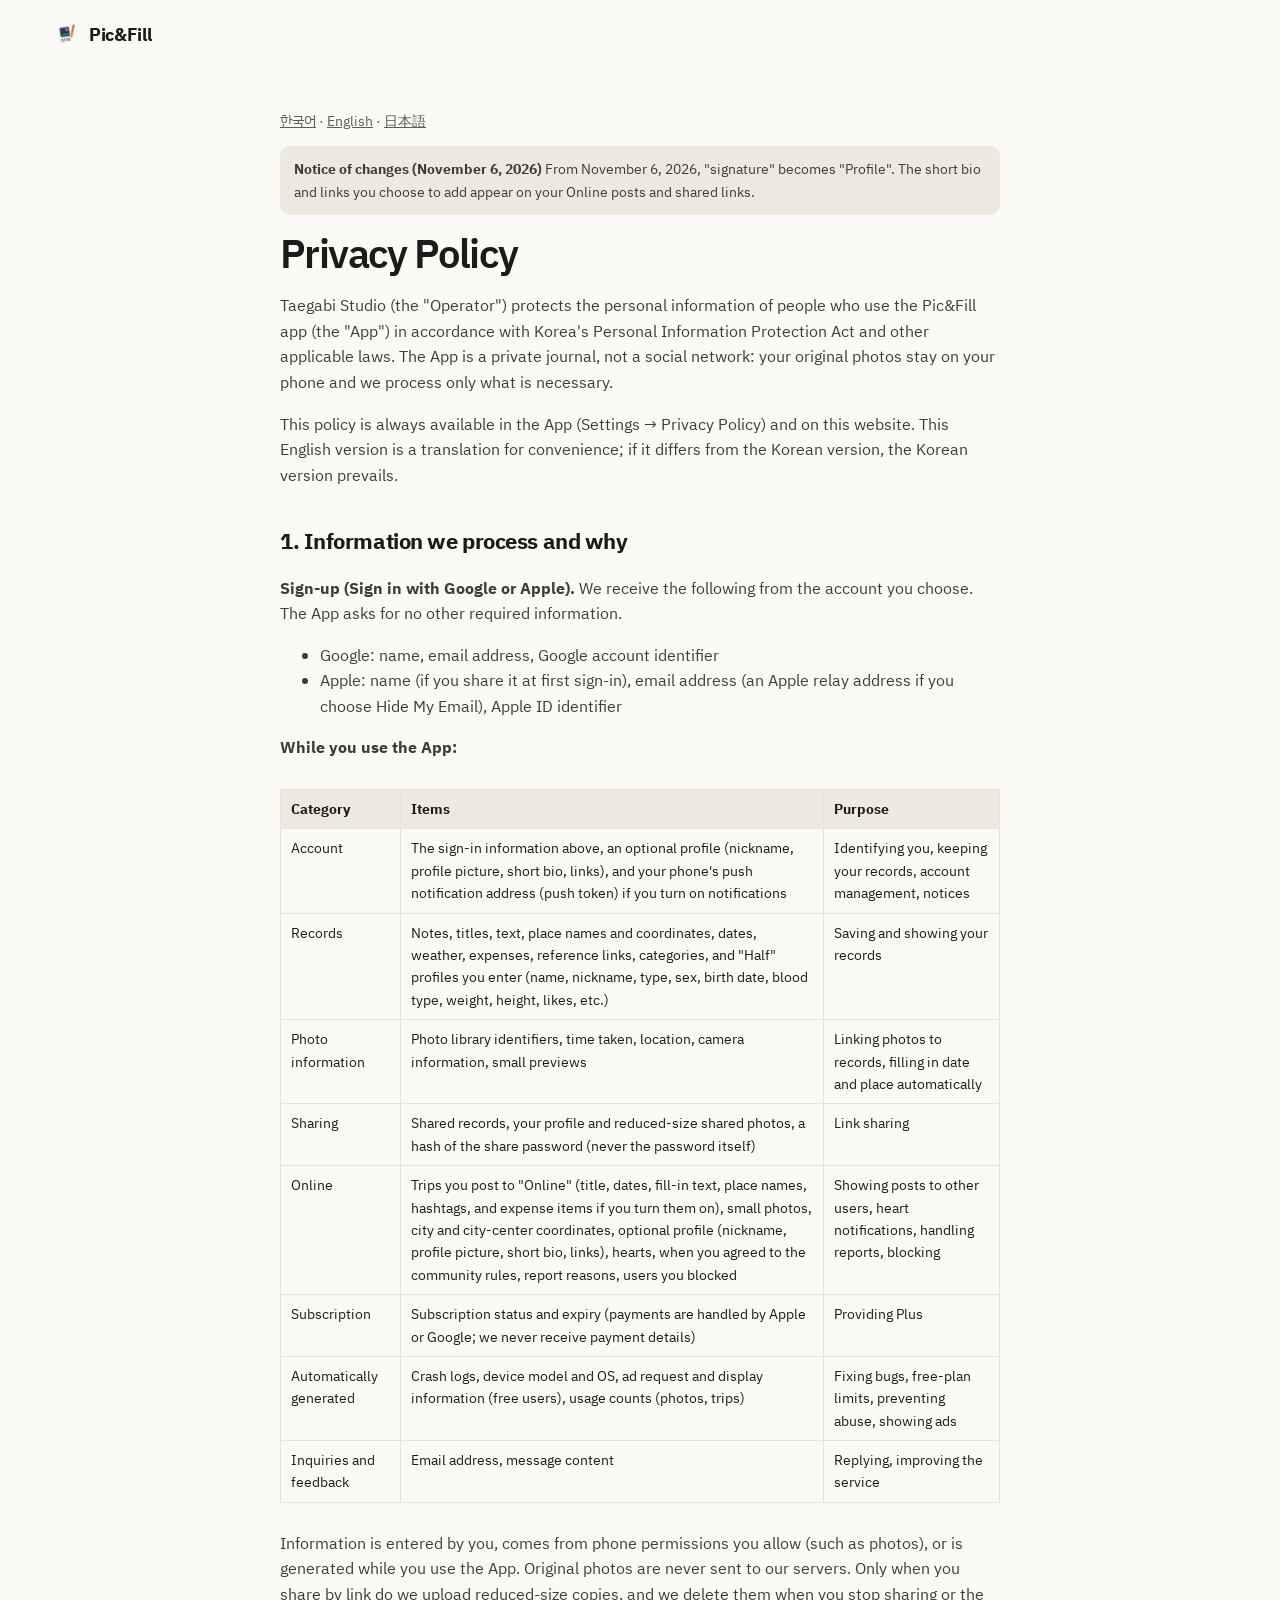
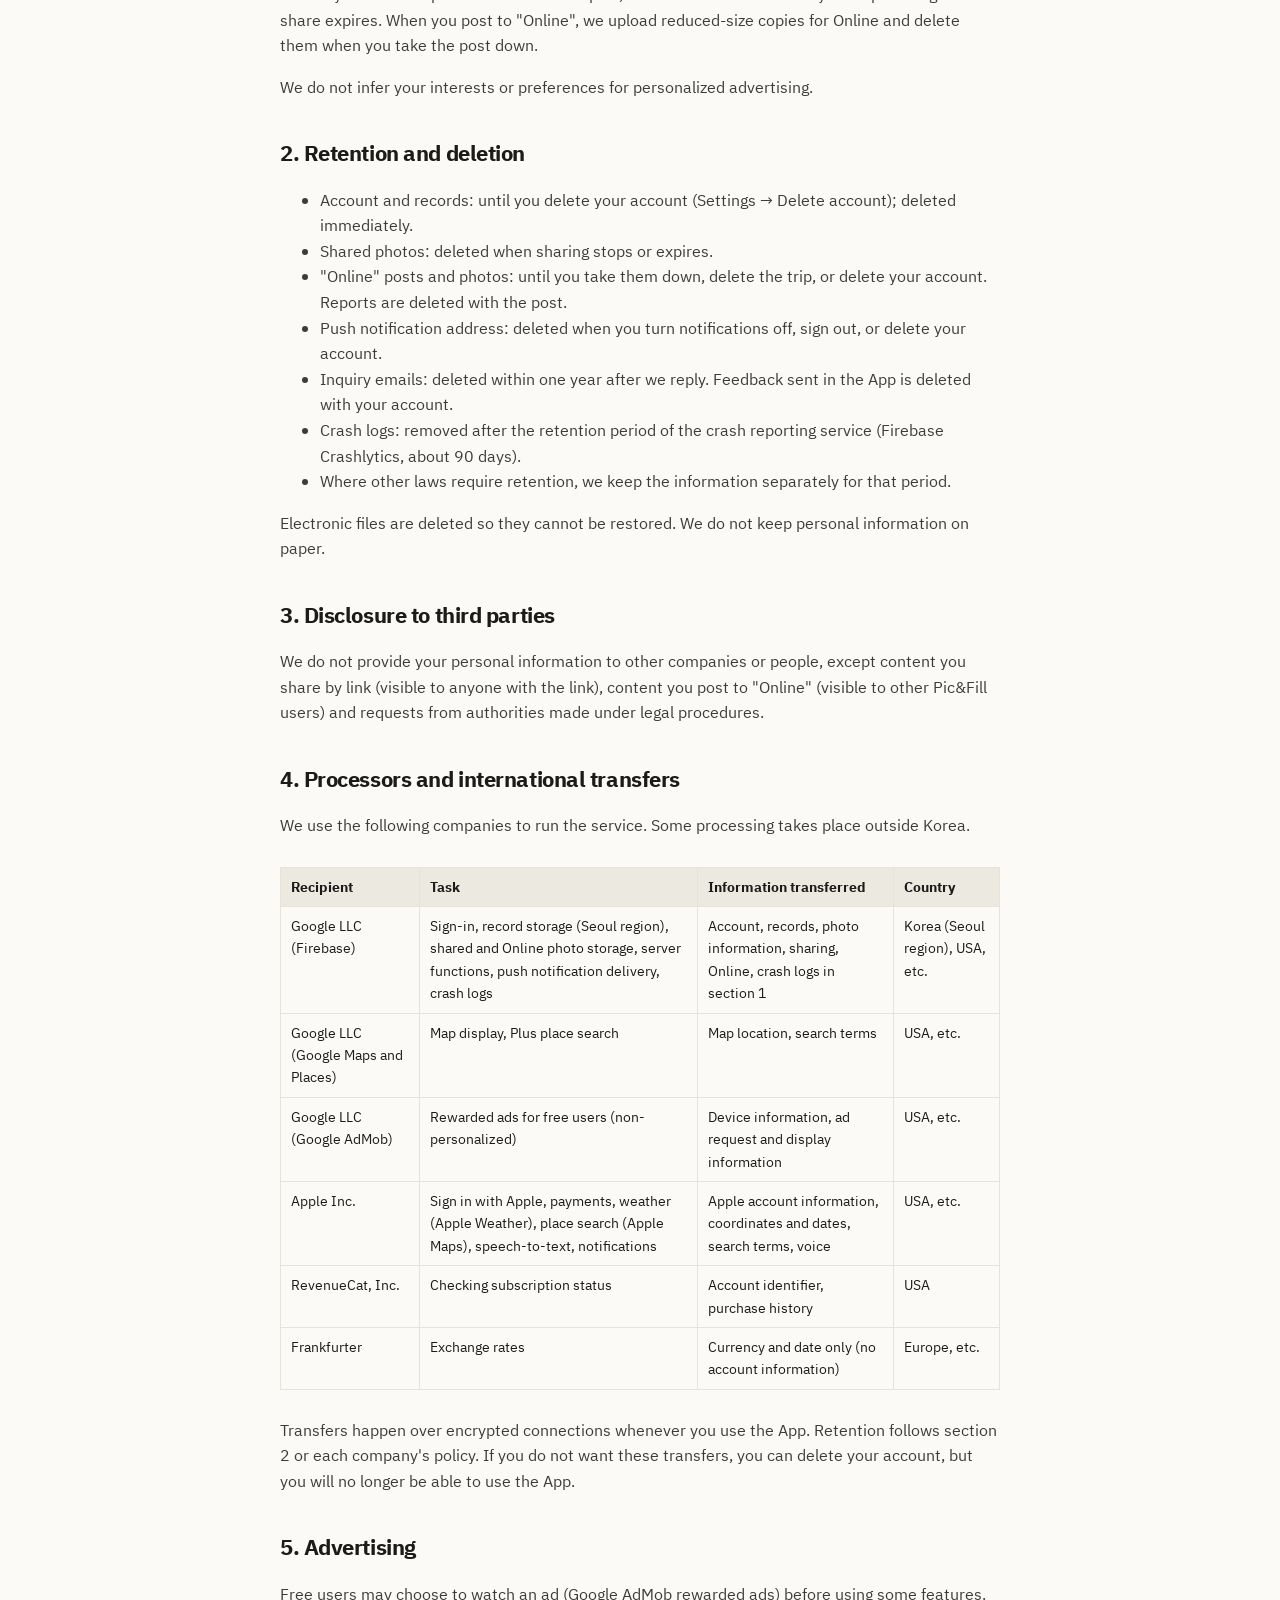
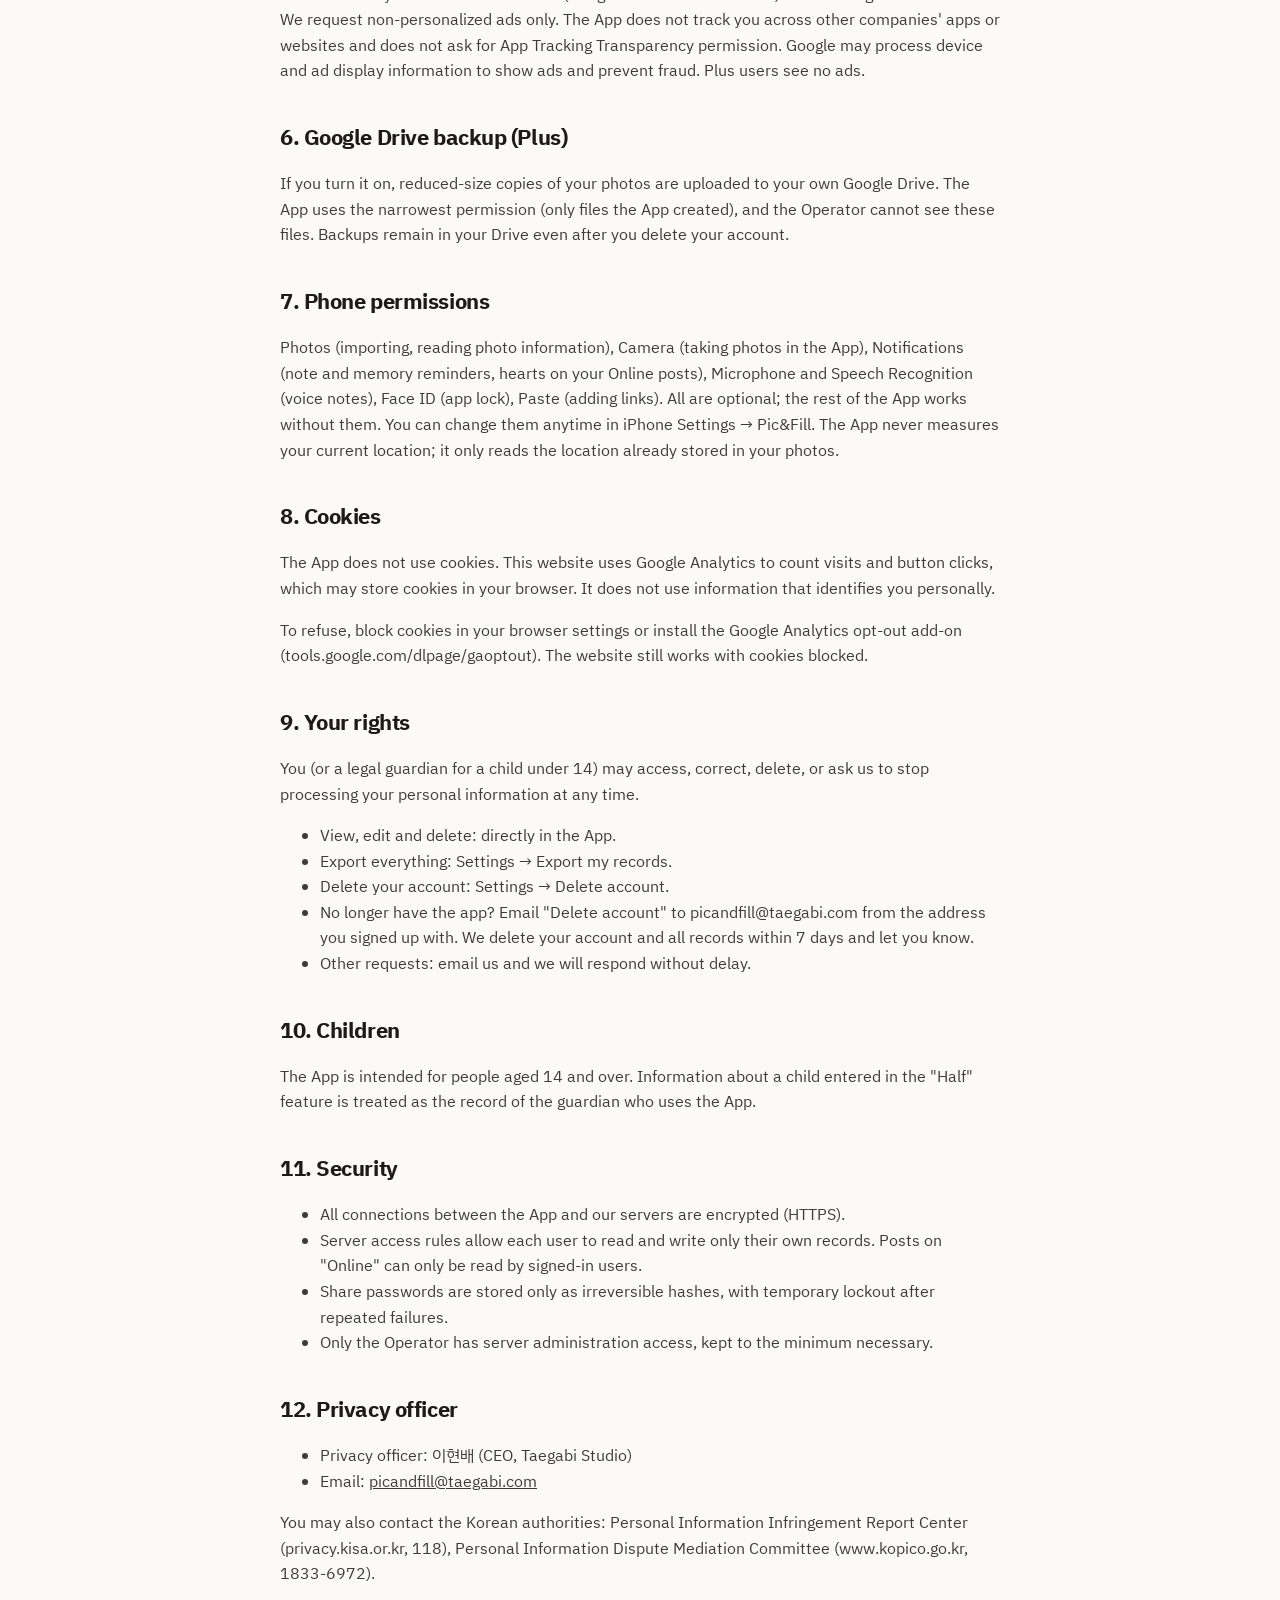
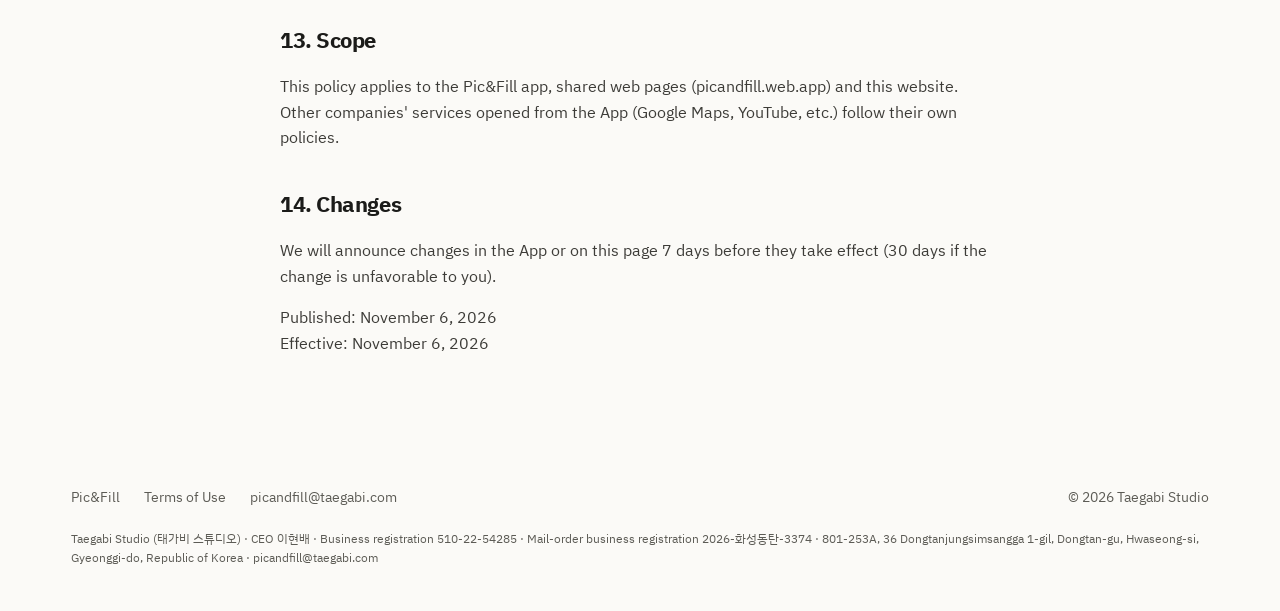
<file: en/privacy.html>
<!doctype html>
<html lang="en">
<head>
  <meta charset="utf-8">
  <meta name="viewport" content="width=device-width, initial-scale=1">
  <title>Privacy Policy - Pic&amp;Fill</title>
  <meta name="description" content="What information the Pic&amp;Fill app processes, why, and how long it is kept.">
  <link rel="canonical" href="https://picandfill.taegabi.com/en/privacy">
  <link rel="alternate" hreflang="ko" href="https://picandfill.taegabi.com/privacy">
  <link rel="alternate" hreflang="en" href="https://picandfill.taegabi.com/en/privacy">
  <link rel="alternate" hreflang="ja" href="https://picandfill.taegabi.com/ja/privacy">
  <link rel="icon" type="image/png" href="../assets/favicon.png">
  <link href="https://fonts.googleapis.com/css2?family=IBM+Plex+Sans+KR:wght@400;600;700&display=swap" rel="stylesheet">
  <link rel="stylesheet" href="../assets/site.css">
</head>
<body>
<header class="top" id="top"><div class="wrap"><a class="brand" href="./"><img src="../assets/logo.png" alt="" width="34" height="34">Pic&amp;Fill</a></div></header>
<main class="doc">
  <p class="langs"><a href="../privacy">한국어</a> · <a href="../en/privacy">English</a> · <a href="../ja/privacy">日本語</a></p>
  <p class="notice"><strong>Notice of changes (November 6, 2026)</strong> From November 6, 2026, "signature" becomes "Profile". The short bio and links you choose to add appear on your Online posts and shared links.</p>
  <h1>Privacy Policy</h1>
  <p>Taegabi Studio (the "Operator") protects the personal information of people who use the Pic&amp;Fill app (the "App") in accordance with Korea's Personal Information Protection Act and other applicable laws. The App is a private journal, not a social network: your original photos stay on your phone and we process only what is necessary.</p>
  <p>This policy is always available in the App (Settings → Privacy Policy) and on this website. This English version is a translation for convenience; if it differs from the Korean version, the Korean version prevails.</p>

  <h2>1. Information we process and why</h2>
  <p><strong>Sign-up (Sign in with Google or Apple).</strong> We receive the following from the account you choose. The App asks for no other required information.</p>
  <ul>
    <li>Google: name, email address, Google account identifier</li>
    <li>Apple: name (if you share it at first sign-in), email address (an Apple relay address if you choose Hide My Email), Apple ID identifier</li>
  </ul>
  <p><strong>While you use the App:</strong></p>
  <div class="table-wrap"><table>
    <tr><th>Category</th><th>Items</th><th>Purpose</th></tr>
    <tr><td>Account</td><td>The sign-in information above, an optional profile (nickname, profile picture, short bio, links), and your phone's push notification address (push token) if you turn on notifications</td><td>Identifying you, keeping your records, account management, notices</td></tr>
    <tr><td>Records</td><td>Notes, titles, text, place names and coordinates, dates, weather, expenses, reference links, categories, and "Half" profiles you enter (name, nickname, type, sex, birth date, blood type, weight, height, likes, etc.)</td><td>Saving and showing your records</td></tr>
    <tr><td>Photo information</td><td>Photo library identifiers, time taken, location, camera information, small previews</td><td>Linking photos to records, filling in date and place automatically</td></tr>
    <tr><td>Sharing</td><td>Shared records, your profile and reduced-size shared photos, a hash of the share password (never the password itself)</td><td>Link sharing</td></tr>
    <tr><td>Online</td><td>Trips you post to "Online" (title, dates, fill-in text, place names, hashtags, and expense items if you turn them on), small photos, city and city-center coordinates, optional profile (nickname, profile picture, short bio, links), hearts, when you agreed to the community rules, report reasons, users you blocked</td><td>Showing posts to other users, heart notifications, handling reports, blocking</td></tr>
    <tr><td>Subscription</td><td>Subscription status and expiry (payments are handled by Apple or Google; we never receive payment details)</td><td>Providing Plus</td></tr>
    <tr><td>Automatically generated</td><td>Crash logs, device model and OS, ad request and display information (free users), usage counts (photos, trips)</td><td>Fixing bugs, free-plan limits, preventing abuse, showing ads</td></tr>
    <tr><td>Inquiries and feedback</td><td>Email address, message content</td><td>Replying, improving the service</td></tr>
  </table></div>
  <p>Information is entered by you, comes from phone permissions you allow (such as photos), or is generated while you use the App. Original photos are never sent to our servers. Only when you share by link do we upload reduced-size copies, and we delete them when you stop sharing or the share expires. When you post to "Online", we upload reduced-size copies for Online and delete them when you take the post down.</p>
  <p>We do not infer your interests or preferences for personalized advertising.</p>

  <h2>2. Retention and deletion</h2>
  <ul>
    <li>Account and records: until you delete your account (Settings → Delete account); deleted immediately.</li>
    <li>Shared photos: deleted when sharing stops or expires.</li>
    <li>"Online" posts and photos: until you take them down, delete the trip, or delete your account. Reports are deleted with the post.</li>
    <li>Push notification address: deleted when you turn notifications off, sign out, or delete your account.</li>
    <li>Inquiry emails: deleted within one year after we reply. Feedback sent in the App is deleted with your account.</li>
    <li>Crash logs: removed after the retention period of the crash reporting service (Firebase Crashlytics, about 90 days).</li>
    <li>Where other laws require retention, we keep the information separately for that period.</li>
  </ul>
  <p>Electronic files are deleted so they cannot be restored. We do not keep personal information on paper.</p>

  <h2>3. Disclosure to third parties</h2>
  <p>We do not provide your personal information to other companies or people, except content you share by link (visible to anyone with the link), content you post to "Online" (visible to other Pic&amp;Fill users) and requests from authorities made under legal procedures.</p>

  <h2>4. Processors and international transfers</h2>
  <p>We use the following companies to run the service. Some processing takes place outside Korea.</p>
  <div class="table-wrap"><table>
    <tr><th>Recipient</th><th>Task</th><th>Information transferred</th><th>Country</th></tr>
    <tr><td>Google LLC (Firebase)</td><td>Sign-in, record storage (Seoul region), shared and Online photo storage, server functions, push notification delivery, crash logs</td><td>Account, records, photo information, sharing, Online, crash logs in section 1</td><td>Korea (Seoul region), USA, etc.</td></tr>
    <tr><td>Google LLC (Google Maps and Places)</td><td>Map display, Plus place search</td><td>Map location, search terms</td><td>USA, etc.</td></tr>
    <tr><td>Google LLC (Google AdMob)</td><td>Rewarded ads for free users (non-personalized)</td><td>Device information, ad request and display information</td><td>USA, etc.</td></tr>
    <tr><td>Apple Inc.</td><td>Sign in with Apple, payments, weather (Apple Weather), place search (Apple Maps), speech-to-text, notifications</td><td>Apple account information, coordinates and dates, search terms, voice</td><td>USA, etc.</td></tr>
    <tr><td>RevenueCat, Inc.</td><td>Checking subscription status</td><td>Account identifier, purchase history</td><td>USA</td></tr>
    <tr><td>Frankfurter</td><td>Exchange rates</td><td>Currency and date only (no account information)</td><td>Europe, etc.</td></tr>
  </table></div>
  <p>Transfers happen over encrypted connections whenever you use the App. Retention follows section 2 or each company's policy. If you do not want these transfers, you can delete your account, but you will no longer be able to use the App.</p>

  <h2>5. Advertising</h2>
  <p>Free users may choose to watch an ad (Google AdMob rewarded ads) before using some features. We request non-personalized ads only. The App does not track you across other companies' apps or websites and does not ask for App Tracking Transparency permission. Google may process device and ad display information to show ads and prevent fraud. Plus users see no ads.</p>

  <h2>6. Google Drive backup (Plus)</h2>
  <p>If you turn it on, reduced-size copies of your photos are uploaded to your own Google Drive. The App uses the narrowest permission (only files the App created), and the Operator cannot see these files. Backups remain in your Drive even after you delete your account.</p>

  <h2>7. Phone permissions</h2>
  <p>Photos (importing, reading photo information), Camera (taking photos in the App), Notifications (note and memory reminders, hearts on your Online posts), Microphone and Speech Recognition (voice notes), Face ID (app lock), Paste (adding links). All are optional; the rest of the App works without them. You can change them anytime in iPhone Settings → Pic&amp;Fill. The App never measures your current location; it only reads the location already stored in your photos.</p>

  <h2>8. Cookies</h2>
  <p>The App does not use cookies. This website uses Google Analytics to count visits and button clicks, which may store cookies in your browser. It does not use information that identifies you personally.</p>
  <p>To refuse, block cookies in your browser settings or install the Google Analytics opt-out add-on (tools.google.com/dlpage/gaoptout). The website still works with cookies blocked.</p>

  <h2 id="delete-account">9. Your rights</h2>
  <p>You (or a legal guardian for a child under 14) may access, correct, delete, or ask us to stop processing your personal information at any time.</p>
  <ul>
    <li>View, edit and delete: directly in the App.</li>
    <li>Export everything: Settings → Export my records.</li>
    <li>Delete your account: Settings → Delete account.</li>
    <li>No longer have the app? Email "Delete account" to picandfill@taegabi.com from the address you signed up with. We delete your account and all records within 7 days and let you know.</li>
    <li>Other requests: email us and we will respond without delay.</li>
  </ul>

  <h2>10. Children</h2>
  <p>The App is intended for people aged 14 and over. Information about a child entered in the "Half" feature is treated as the record of the guardian who uses the App.</p>

  <h2>11. Security</h2>
  <ul>
    <li>All connections between the App and our servers are encrypted (HTTPS).</li>
    <li>Server access rules allow each user to read and write only their own records. Posts on "Online" can only be read by signed-in users.</li>
    <li>Share passwords are stored only as irreversible hashes, with temporary lockout after repeated failures.</li>
    <li>Only the Operator has server administration access, kept to the minimum necessary.</li>
  </ul>

  <h2>12. Privacy officer</h2>
  <ul>
    <li>Privacy officer: 이현배 (CEO, Taegabi Studio)</li>
    <li>Email: <a href="mailto:picandfill@taegabi.com">picandfill@taegabi.com</a></li>
  </ul>
  <p>You may also contact the Korean authorities: Personal Information Infringement Report Center (privacy.kisa.or.kr, 118), Personal Information Dispute Mediation Committee (www.kopico.go.kr, 1833-6972).</p>

  <h2>13. Scope</h2>
  <p>This policy applies to the Pic&amp;Fill app, shared web pages (picandfill.web.app) and this website. Other companies' services opened from the App (Google Maps, YouTube, etc.) follow their own policies.</p>

  <h2>14. Changes</h2>
  <p>We will announce changes in the App or on this page 7 days before they take effect (30 days if the change is unfavorable to you).</p>
  <p>Published: November 6, 2026<br>Effective: November 6, 2026</p>
</main>
<footer><div class="wrap"><a href="./">Pic&amp;Fill</a><a href="terms">Terms of Use</a><a href="mailto:picandfill@taegabi.com">picandfill@taegabi.com</a><span class="copy">© 2026 Taegabi Studio</span><p class="biz">Taegabi Studio (태가비 스튜디오) · CEO 이현배 · Business registration 510-22-54285 · Mail-order business registration 2026-화성동탄-3374 · 801-253A, 36 Dongtanjungsimsangga 1-gil, Dongtan-gu, Hwaseong-si, Gyeonggi-do, Republic of Korea · picandfill@taegabi.com</p></div></footer>
<script src="../assets/site.js"></script>
</body>
</html>
</file>
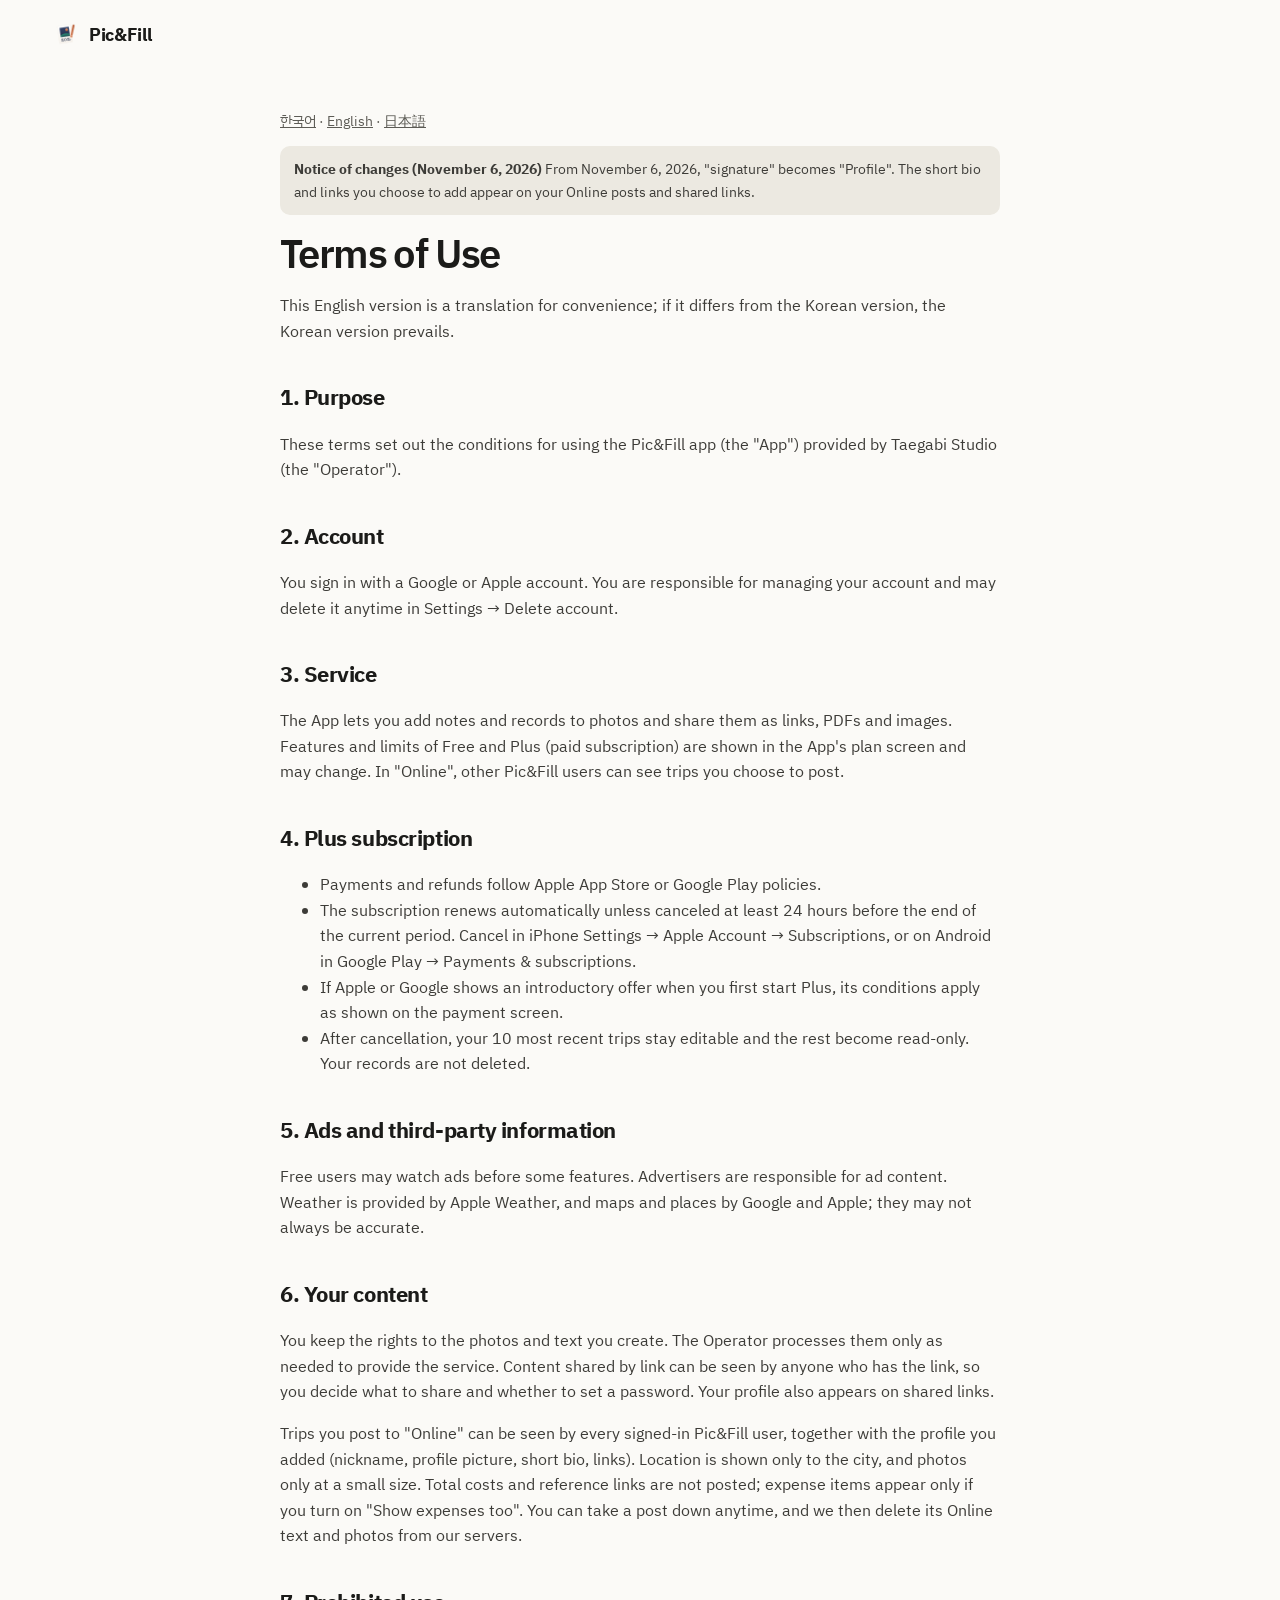
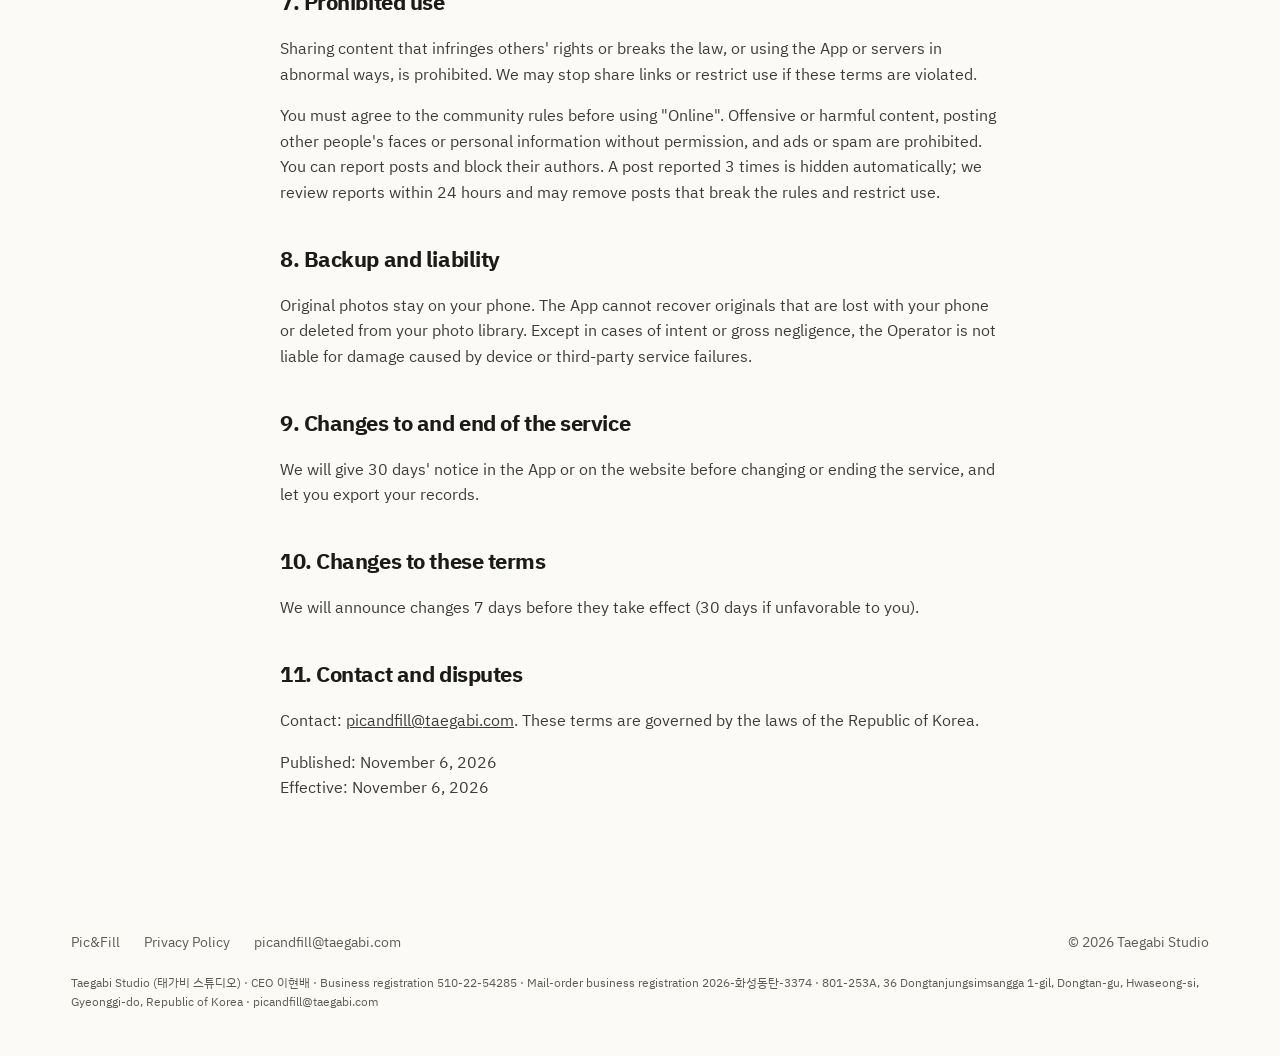
<file: en/terms.html>
<!doctype html>
<html lang="en">
<head>
  <meta charset="utf-8">
  <meta name="viewport" content="width=device-width, initial-scale=1">
  <title>Terms of Use - Pic&amp;Fill</title>
  <meta name="description" content="Terms for using the Pic&amp;Fill app and the Plus subscription.">
  <link rel="canonical" href="https://picandfill.taegabi.com/en/terms">
  <link rel="alternate" hreflang="ko" href="https://picandfill.taegabi.com/terms">
  <link rel="alternate" hreflang="en" href="https://picandfill.taegabi.com/en/terms">
  <link rel="alternate" hreflang="ja" href="https://picandfill.taegabi.com/ja/terms">
  <link rel="icon" type="image/png" href="../assets/favicon.png">
  <link href="https://fonts.googleapis.com/css2?family=IBM+Plex+Sans+KR:wght@400;600;700&display=swap" rel="stylesheet">
  <link rel="stylesheet" href="../assets/site.css">
</head>
<body>
<header class="top" id="top"><div class="wrap"><a class="brand" href="./"><img src="../assets/logo.png" alt="" width="34" height="34">Pic&amp;Fill</a></div></header>
<main class="doc">
  <p class="langs"><a href="../terms">한국어</a> · <a href="../en/terms">English</a> · <a href="../ja/terms">日本語</a></p>
  <p class="notice"><strong>Notice of changes (November 6, 2026)</strong> From November 6, 2026, "signature" becomes "Profile". The short bio and links you choose to add appear on your Online posts and shared links.</p>
  <h1>Terms of Use</h1>
  <p>This English version is a translation for convenience; if it differs from the Korean version, the Korean version prevails.</p>

  <h2>1. Purpose</h2>
  <p>These terms set out the conditions for using the Pic&amp;Fill app (the "App") provided by Taegabi Studio (the "Operator").</p>

  <h2>2. Account</h2>
  <p>You sign in with a Google or Apple account. You are responsible for managing your account and may delete it anytime in Settings → Delete account.</p>

  <h2>3. Service</h2>
  <p>The App lets you add notes and records to photos and share them as links, PDFs and images. Features and limits of Free and Plus (paid subscription) are shown in the App's plan screen and may change. In "Online", other Pic&amp;Fill users can see trips you choose to post.</p>

  <h2>4. Plus subscription</h2>
  <ul>
    <li>Payments and refunds follow Apple App Store or Google Play policies.</li>
    <li>The subscription renews automatically unless canceled at least 24 hours before the end of the current period. Cancel in iPhone Settings → Apple Account → Subscriptions, or on Android in Google Play → Payments &amp; subscriptions.</li>
    <li>If Apple or Google shows an introductory offer when you first start Plus, its conditions apply as shown on the payment screen.</li>
    <li>After cancellation, your 10 most recent trips stay editable and the rest become read-only. Your records are not deleted.</li>
  </ul>

  <h2>5. Ads and third-party information</h2>
  <p>Free users may watch ads before some features. Advertisers are responsible for ad content. Weather is provided by Apple Weather, and maps and places by Google and Apple; they may not always be accurate.</p>

  <h2>6. Your content</h2>
  <p>You keep the rights to the photos and text you create. The Operator processes them only as needed to provide the service. Content shared by link can be seen by anyone who has the link, so you decide what to share and whether to set a password. Your profile also appears on shared links.</p>
  <p>Trips you post to "Online" can be seen by every signed-in Pic&amp;Fill user, together with the profile you added (nickname, profile picture, short bio, links). Location is shown only to the city, and photos only at a small size. Total costs and reference links are not posted; expense items appear only if you turn on "Show expenses too". You can take a post down anytime, and we then delete its Online text and photos from our servers.</p>

  <h2>7. Prohibited use</h2>
  <p>Sharing content that infringes others' rights or breaks the law, or using the App or servers in abnormal ways, is prohibited. We may stop share links or restrict use if these terms are violated.</p>
  <p>You must agree to the community rules before using "Online". Offensive or harmful content, posting other people's faces or personal information without permission, and ads or spam are prohibited. You can report posts and block their authors. A post reported 3 times is hidden automatically; we review reports within 24 hours and may remove posts that break the rules and restrict use.</p>

  <h2>8. Backup and liability</h2>
  <p>Original photos stay on your phone. The App cannot recover originals that are lost with your phone or deleted from your photo library. Except in cases of intent or gross negligence, the Operator is not liable for damage caused by device or third-party service failures.</p>

  <h2>9. Changes to and end of the service</h2>
  <p>We will give 30 days' notice in the App or on the website before changing or ending the service, and let you export your records.</p>

  <h2>10. Changes to these terms</h2>
  <p>We will announce changes 7 days before they take effect (30 days if unfavorable to you).</p>

  <h2>11. Contact and disputes</h2>
  <p>Contact: <a href="mailto:picandfill@taegabi.com">picandfill@taegabi.com</a>. These terms are governed by the laws of the Republic of Korea.</p>
  <p>Published: November 6, 2026<br>Effective: November 6, 2026</p>
</main>
<footer><div class="wrap"><a href="./">Pic&amp;Fill</a><a href="privacy">Privacy Policy</a><a href="mailto:picandfill@taegabi.com">picandfill@taegabi.com</a><span class="copy">© 2026 Taegabi Studio</span><p class="biz">Taegabi Studio (태가비 스튜디오) · CEO 이현배 · Business registration 510-22-54285 · Mail-order business registration 2026-화성동탄-3374 · 801-253A, 36 Dongtanjungsimsangga 1-gil, Dongtan-gu, Hwaseong-si, Gyeonggi-do, Republic of Korea · picandfill@taegabi.com</p></div></footer>
<script src="../assets/site.js"></script>
</body>
</html>
</file>
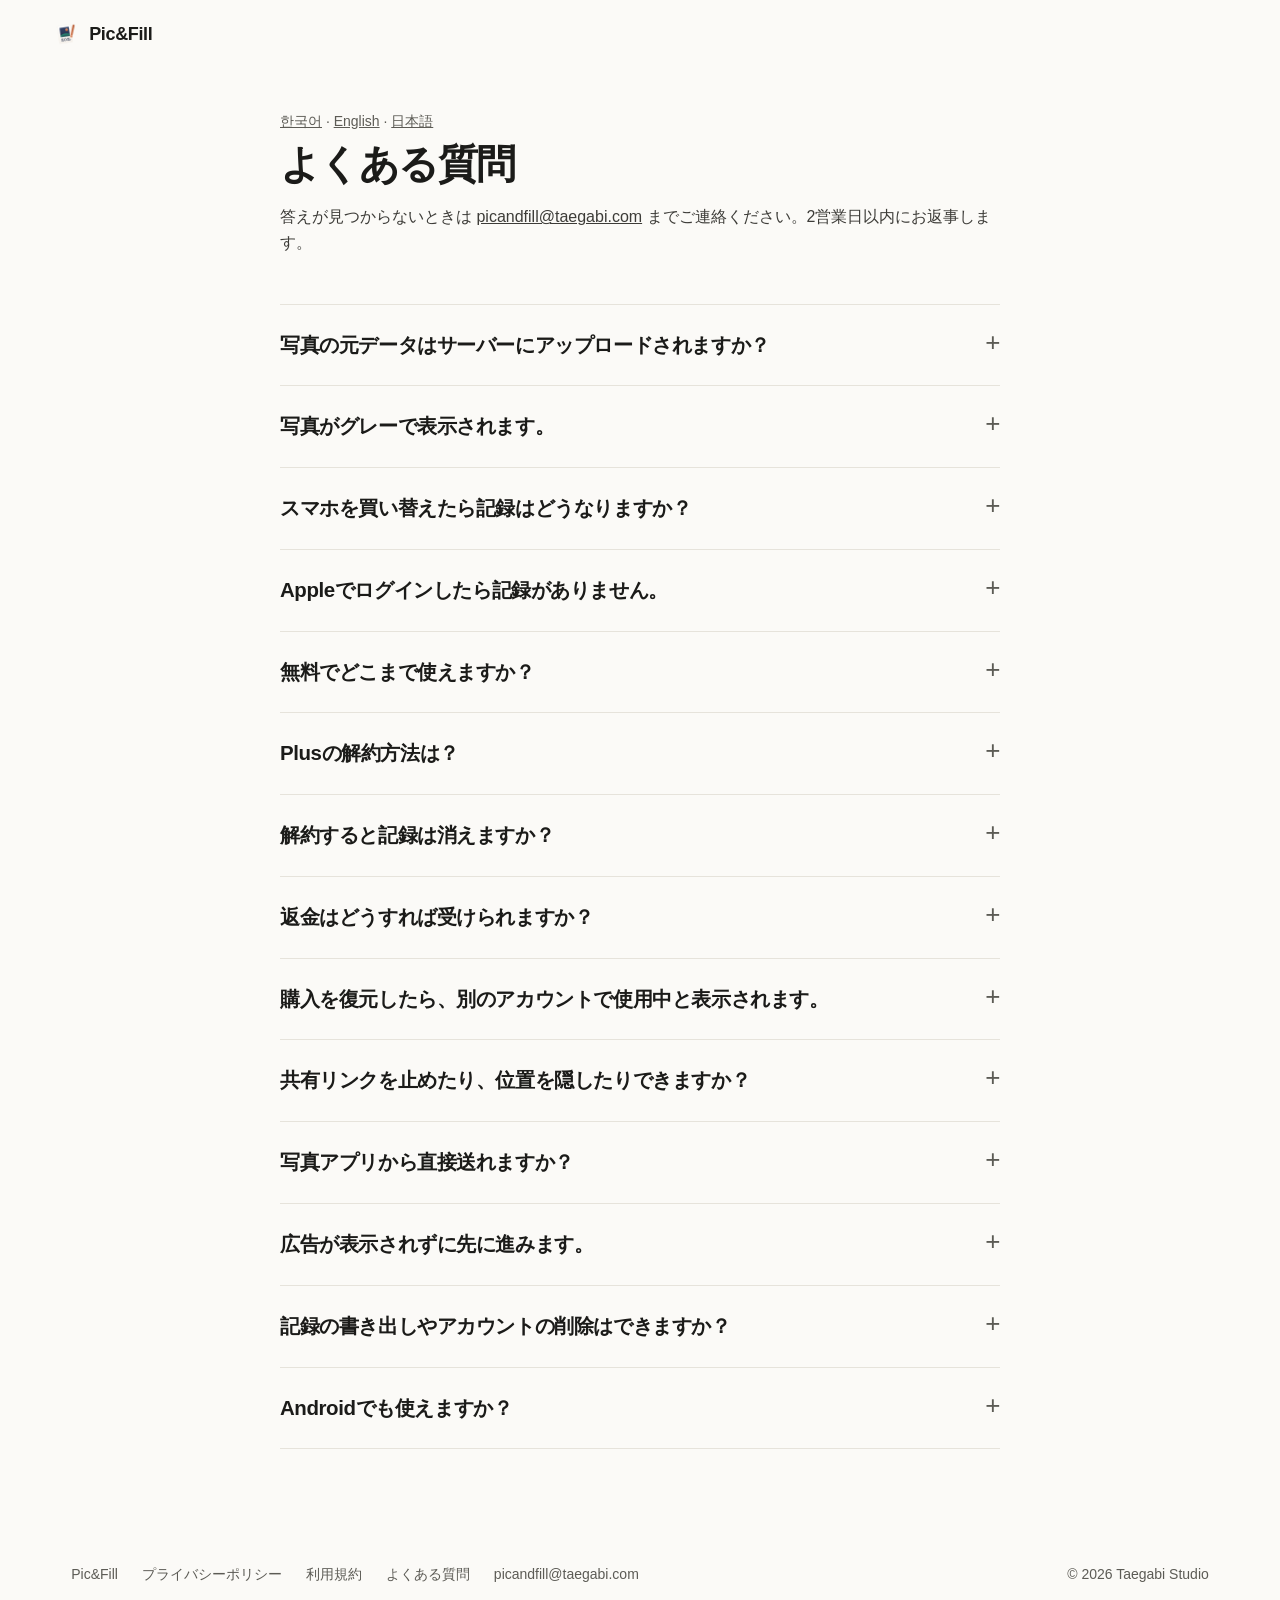
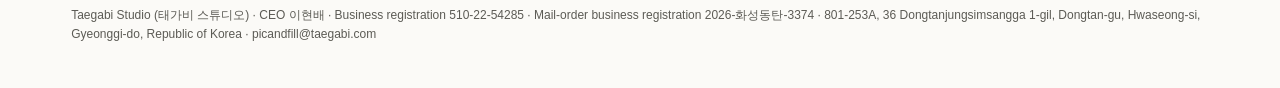
<file: ja/faq.html>
<!doctype html>
<html lang="ja">
<head>
  <meta charset="utf-8">
  <meta name="viewport" content="width=device-width, initial-scale=1">
  <title>よくある質問 - Pic&amp;Fill</title>
  <meta name="description" content="Pic&amp;Fillの使い方、サブスクリプション・返金、写真・アカウントについてのよくある質問と回答です。">
  <link rel="canonical" href="https://picandfill.taegabi.com/ja/faq">
  <link rel="alternate" hreflang="ko" href="https://picandfill.taegabi.com/faq">
  <link rel="alternate" hreflang="en" href="https://picandfill.taegabi.com/en/faq">
  <link rel="alternate" hreflang="ja" href="https://picandfill.taegabi.com/ja/faq">
  <link rel="icon" type="image/png" href="../assets/favicon.png">
  <link rel="stylesheet" href="../assets/site.css">
</head>
<body>
<header class="top" id="top"><div class="wrap"><a class="brand" href="./"><img src="../assets/logo.png" alt="" width="34" height="34">Pic&amp;Fill</a></div></header>
<main class="doc faq">
  <p class="langs"><a href="../faq">한국어</a> · <a href="../en/faq">English</a> · <a href="../ja/faq">日本語</a></p>
  <h1>よくある質問</h1>
  <p>答えが見つからないときは <a href="mailto:picandfill@taegabi.com">picandfill@taegabi.com</a> までご連絡ください。2営業日以内にお返事します。</p>
  <details><summary>写真の元データはサーバーにアップロードされますか？</summary><p>いいえ。元データはスマホの写真アプリにそのまま残り、アプリは写真を指す情報と記録だけを保存します。リンクで共有するときだけ共有用の小さな写真をアップロードし、共有をやめるか期間が終わると削除します。</p></details>
  <details><summary>写真がグレーで表示されます。</summary><p>Pic&amp;Fillは写真の元データをスマホの写真アプリから読み込みます。写真アプリからその写真を削除したときや、別のスマホで見ているときはグレーで表示されます。PlusのGoogleドライブのバックアップをオンにしていれば、新しいスマホで 設定 → Googleドライブにバックアップ → <b>このスマホを接続</b> をタップするとバックアップした写真が表示されます。</p></details>
  <details><summary>スマホを買い替えたら記録はどうなりますか？</summary><p>前と同じGoogleまたはAppleアカウントでログインすれば、記録はそのまま残っています。写真は上の質問のとおり、Googleドライブのバックアップ（Plus）があれば新しいスマホでも表示されます。</p></details>
  <details><summary>Appleでログインしたら記録がありません。</summary><p>Appleでログインするときに<b>メールを非公開</b>を選ぶと、Googleアカウントとは別の新しいアカウントが作られます。元の記録があるアカウント（Googleなど）でログインしてください。</p></details>
  <details><summary>無料でどこまで使えますか？</summary><p>写真300枚、旅行10件まで記録してリンクで共有できます。広告を見れば旅行1件に写真を30枚まで追加でき、本文の装飾と全文共有も使えます。</p></details>
  <details><summary>Plusの解約方法は？</summary><p>iPhoneの設定 → いちばん上の自分の名前 → サブスクリプション → Pic&amp;Fill Plus → サブスクリプションをキャンセル をタップします。次の請求日の24時間前までに解約すれば、次の請求は発生しません。</p></details>
  <details><summary>解約すると記録は消えますか？</summary><p>いいえ。記録はそのまま残ります。最近の旅行10件は引き続き編集でき、それ以外は閲覧のみになります。再度登録すればすべて編集できます。</p></details>
  <details><summary>返金はどうすれば受けられますか？</summary><p>App Storeでの支払いはAppleが処理します。<a href="https://reportaproblem.apple.com" target="_blank" rel="noopener">reportaproblem.apple.com</a> にAppleアカウントでサインインして、返金をリクエストしてください。</p></details>
  <details><summary>購入を復元したら、別のアカウントで使用中と表示されます。</summary><p>Plusは最初に支払ったときにログインしていたPic&amp;Fillアカウントで使えます。そのアカウント（GoogleまたはApple）でもう一度ログインしてください。わからない場合は、支払いに使ったAppleアカウントのメールアドレスを下記までお知らせください。</p></details>
  <details><summary>共有リンクを止めたり、位置を隠したりできますか？</summary><p>はい。共有画面でパスワード、共有期間、正確な位置を隠すかを決められます。設定 → 共有中のリンク からいつでも止められ、止めると共有用の写真も削除されます。</p></details>
  <details><summary>写真アプリから直接送れますか？</summary><p>はい。写真アプリで複数枚を選んで 共有 → Pic&amp;Fill をタップし、旅行・うちの子・日常から選びます。一覧にない場合は、共有画面の右端の「その他」でオンにしてください。動画は追加できません。</p></details>
  <details><summary>広告が表示されずに先に進みます。</summary><p>広告を読み込めないときは、待たずにそのまま使えるようにしています。そのままお使いください。</p></details>
  <details><summary>記録の書き出しやアカウントの削除はできますか？</summary><p>はい。設定 → 記録を書き出す で記録全体をファイルで受け取り、設定 → アカウントを削除 でアカウントと記録をまとめて削除できます。写真アプリの元データとGoogleドライブのバックアップは削除されません。</p></details>
  <details><summary>Androidでも使えますか？</summary><p>はい、Google Playからダウンロードできます。</p></details>
</main>
<footer><div class="wrap"><a href="./">Pic&amp;Fill</a><a href="privacy">プライバシーポリシー</a><a href="terms">利用規約</a><a href="faq">よくある質問</a><a href="mailto:picandfill@taegabi.com">picandfill@taegabi.com</a><span class="copy">© 2026 Taegabi Studio</span><p class="biz">Taegabi Studio (태가비 스튜디오) · CEO 이현배 · Business registration 510-22-54285 · Mail-order business registration 2026-화성동탄-3374 · 801-253A, 36 Dongtanjungsimsangga 1-gil, Dongtan-gu, Hwaseong-si, Gyeonggi-do, Republic of Korea · picandfill@taegabi.com</p></div></footer>
<script src="../assets/site.js"></script>
</body>
</html>
</file>
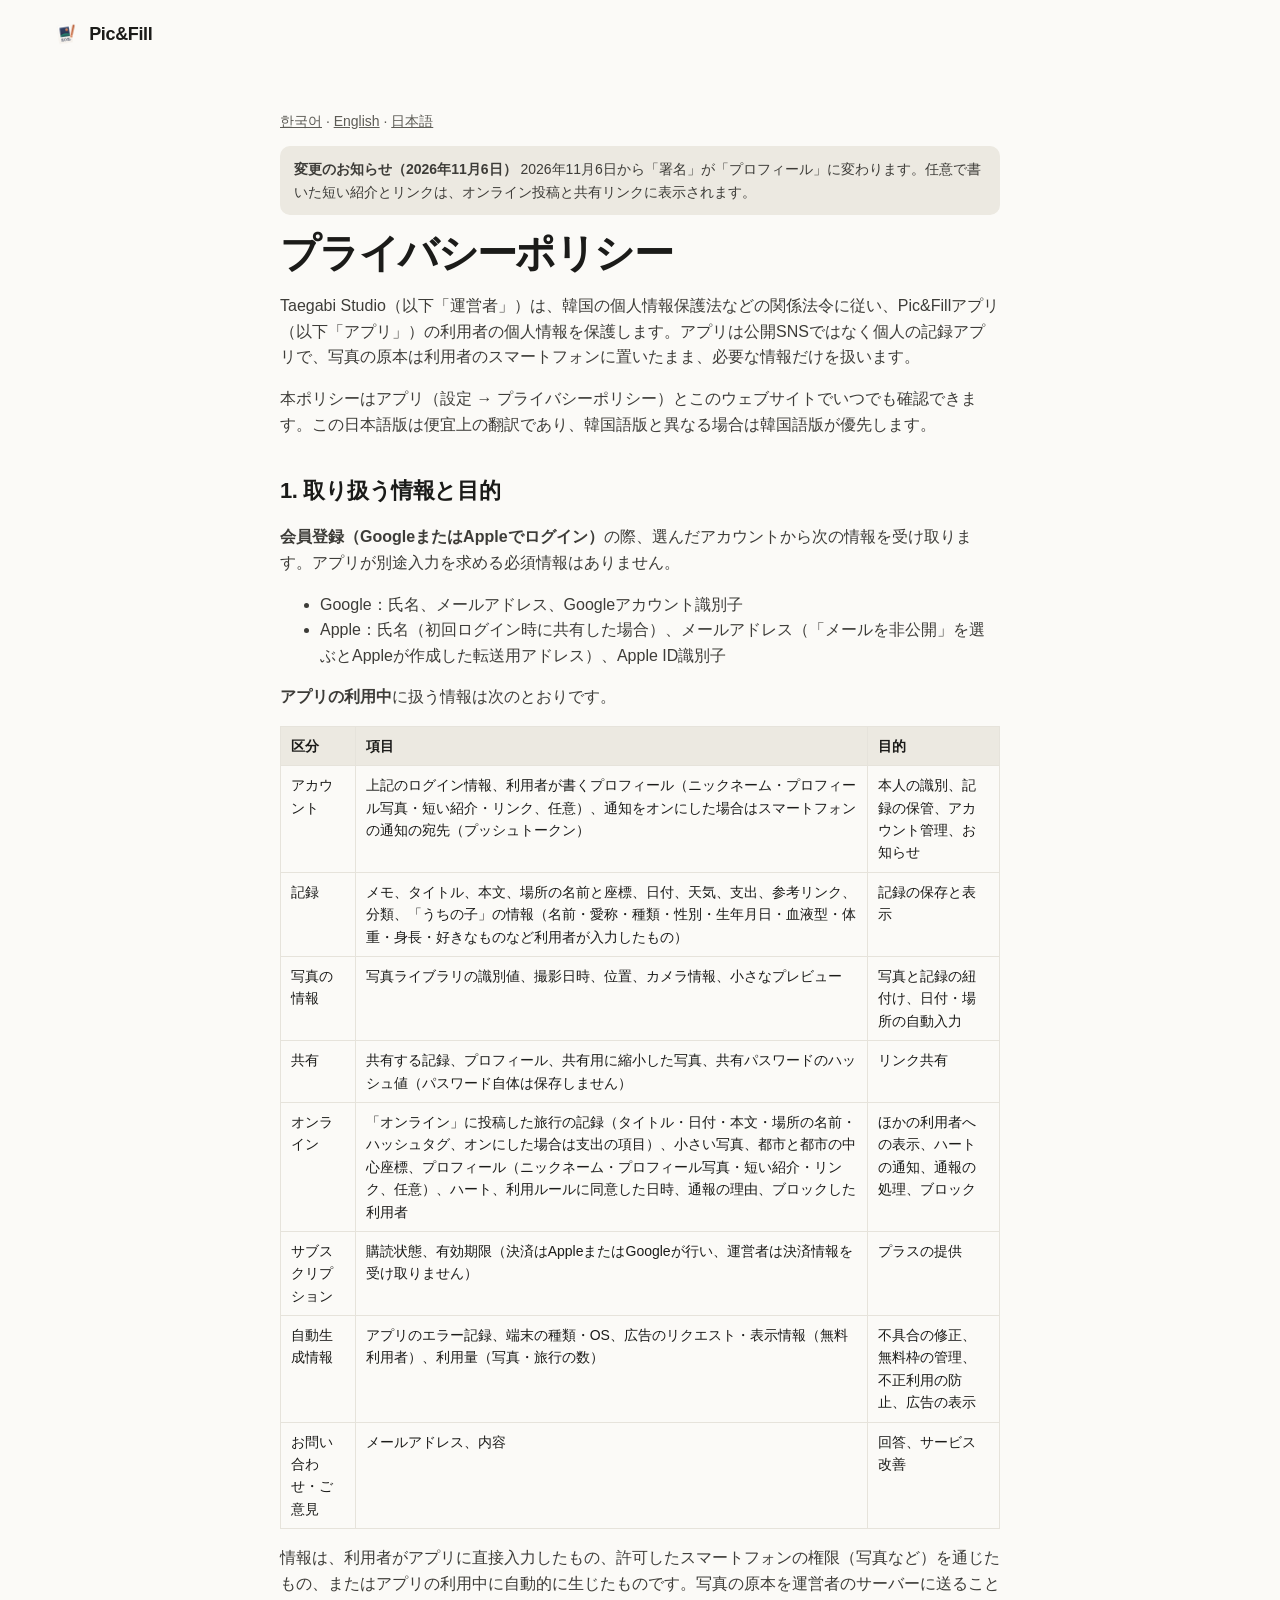
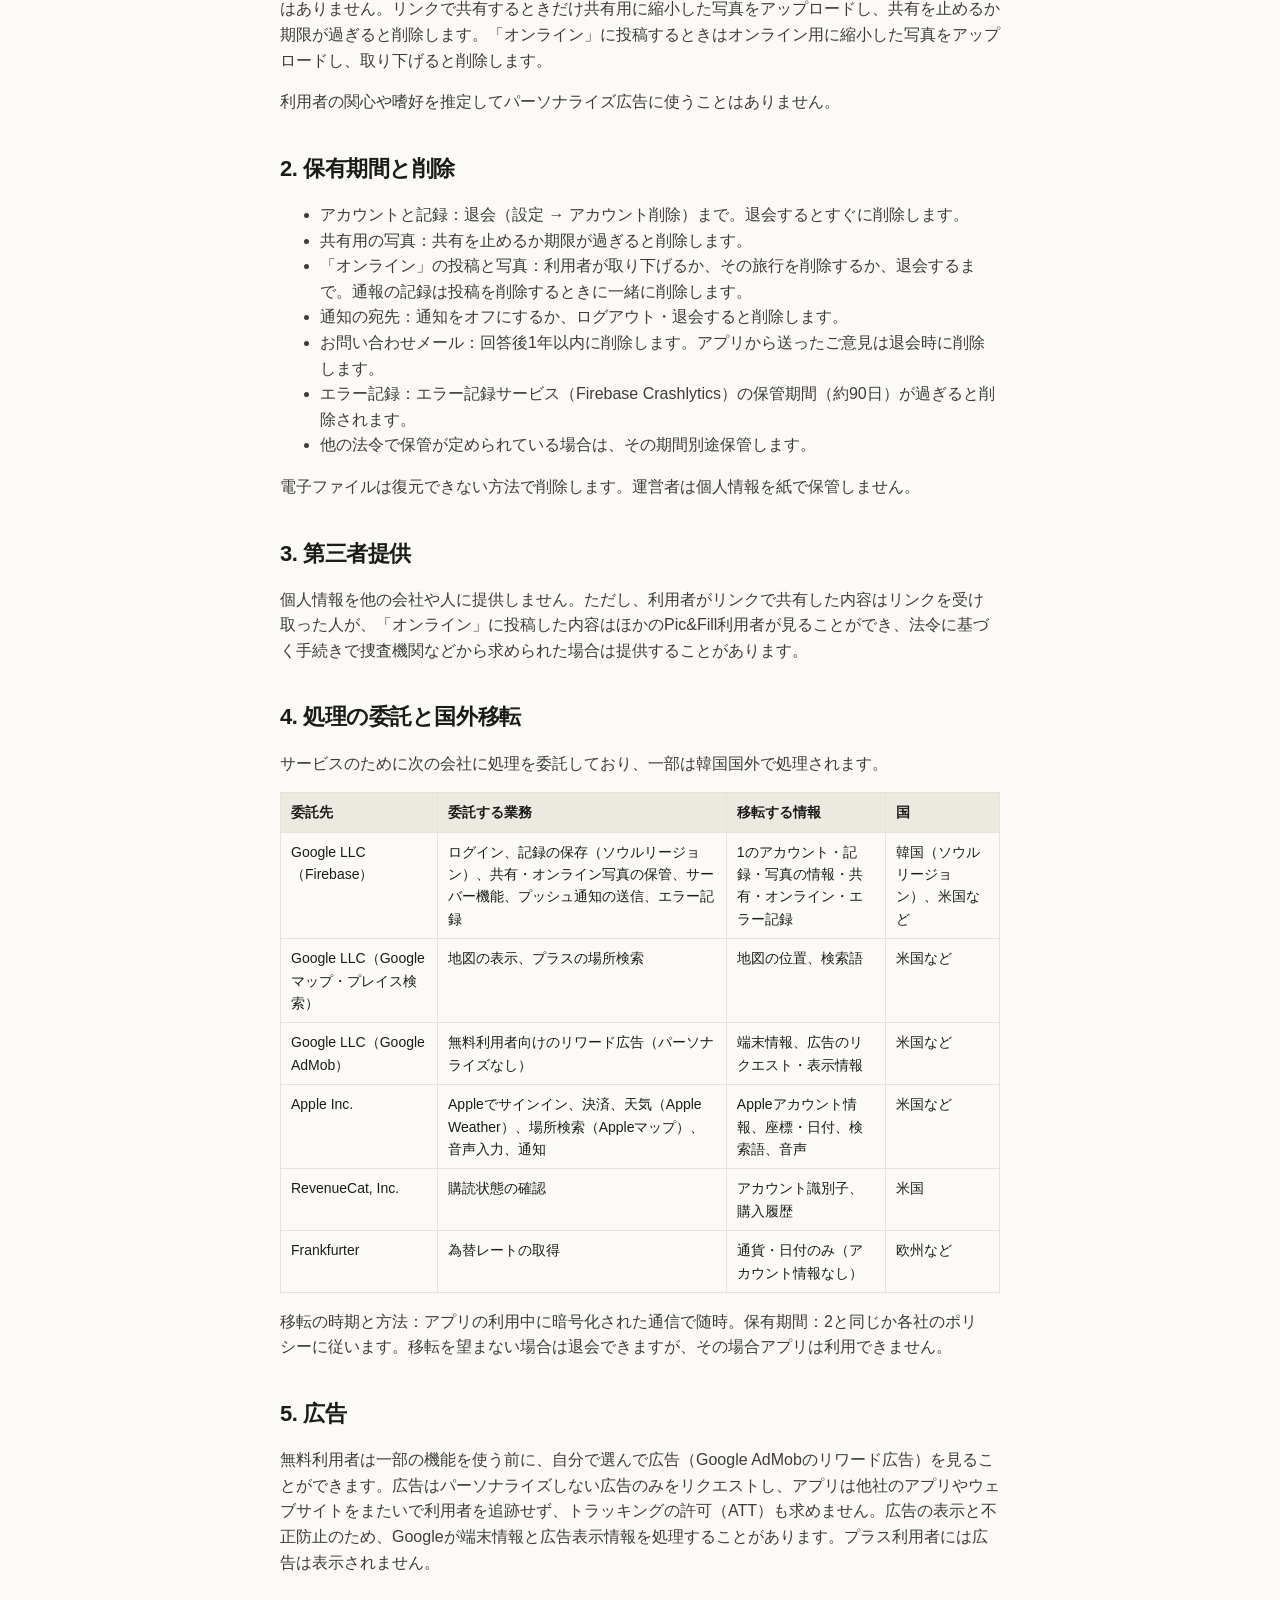
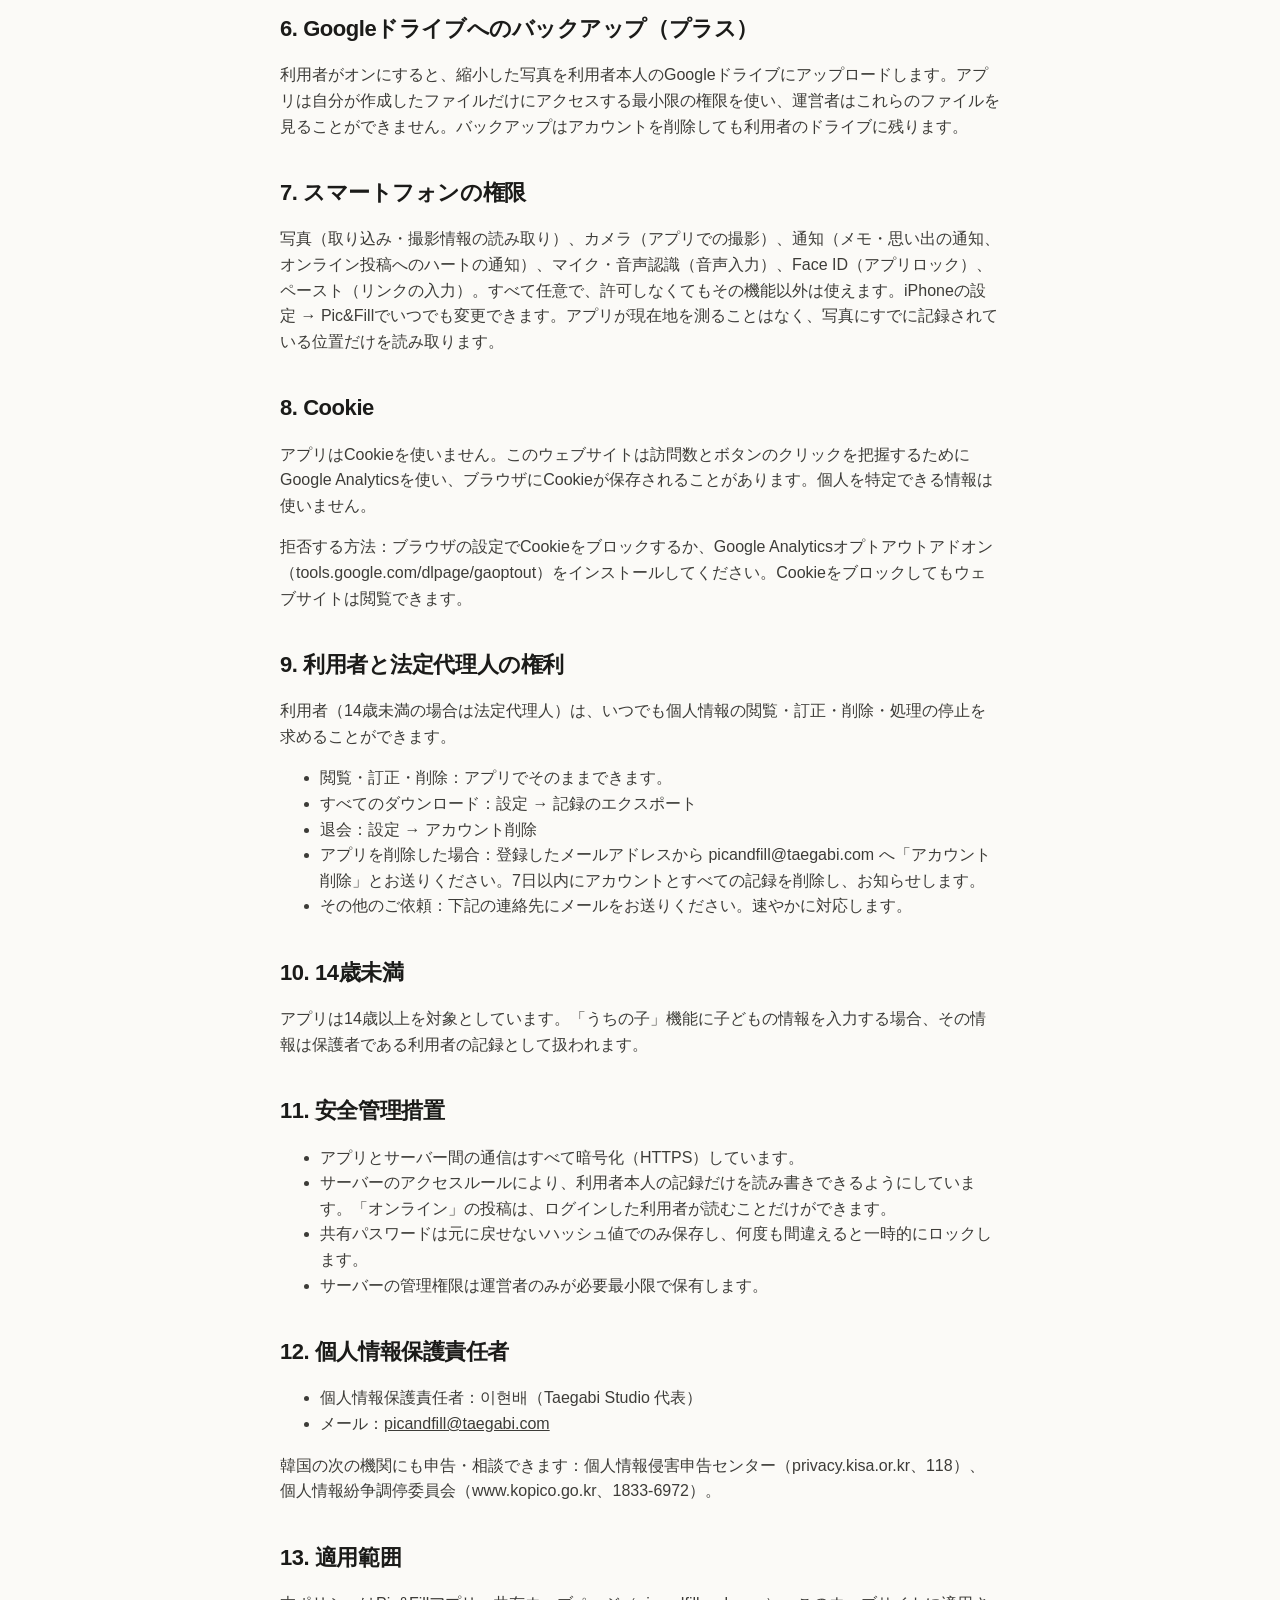
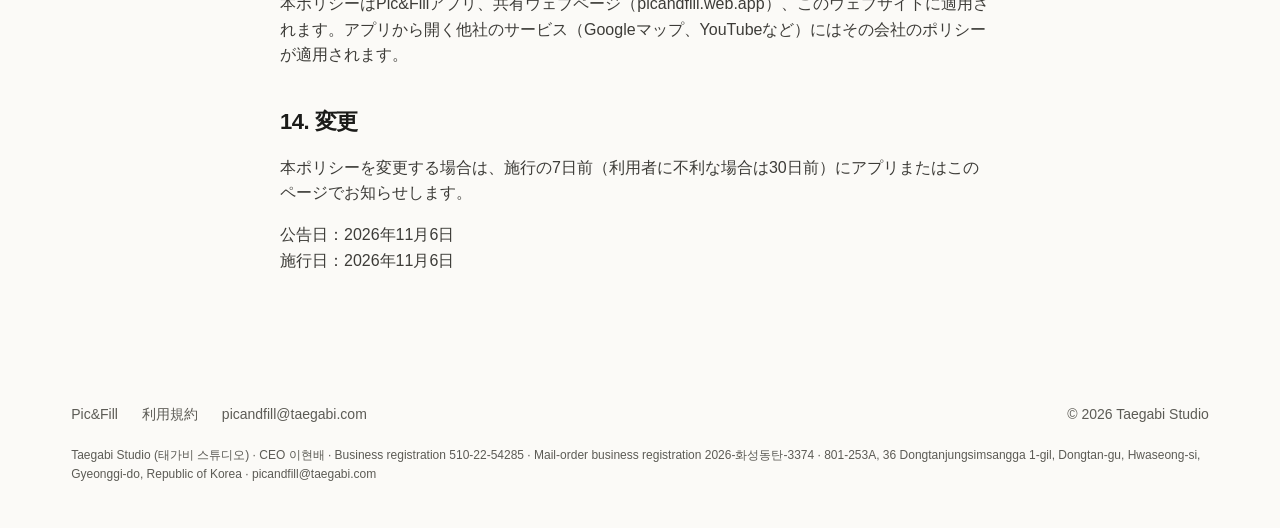
<file: ja/privacy.html>
<!doctype html>
<html lang="ja">
<head>
  <meta charset="utf-8">
  <meta name="viewport" content="width=device-width, initial-scale=1">
  <title>プライバシーポリシー - Pic&amp;Fill</title>
  <meta name="description" content="Pic&amp;Fillアプリが扱う情報、その目的と保管期間のご案内です。">
  <link rel="canonical" href="https://picandfill.taegabi.com/ja/privacy">
  <link rel="alternate" hreflang="ko" href="https://picandfill.taegabi.com/privacy">
  <link rel="alternate" hreflang="en" href="https://picandfill.taegabi.com/en/privacy">
  <link rel="alternate" hreflang="ja" href="https://picandfill.taegabi.com/ja/privacy">
  <link rel="icon" type="image/png" href="../assets/favicon.png">
  <link href="https://fonts.googleapis.com/css2?family=IBM+Plex+Sans+KR:wght@400;600;700&display=swap" rel="stylesheet">
  <link rel="stylesheet" href="../assets/site.css">
</head>
<body>
<header class="top" id="top"><div class="wrap"><a class="brand" href="./"><img src="../assets/logo.png" alt="" width="34" height="34">Pic&amp;Fill</a></div></header>
<main class="doc">
  <p class="langs"><a href="../privacy">한국어</a> · <a href="../en/privacy">English</a> · <a href="../ja/privacy">日本語</a></p>
  <p class="notice"><strong>変更のお知らせ（2026年11月6日）</strong> 2026年11月6日から「署名」が「プロフィール」に変わります。任意で書いた短い紹介とリンクは、オンライン投稿と共有リンクに表示されます。</p>
  <h1>プライバシーポリシー</h1>
  <p>Taegabi Studio（以下「運営者」）は、韓国の個人情報保護法などの関係法令に従い、Pic&amp;Fillアプリ（以下「アプリ」）の利用者の個人情報を保護します。アプリは公開SNSではなく個人の記録アプリで、写真の原本は利用者のスマートフォンに置いたまま、必要な情報だけを扱います。</p>
  <p>本ポリシーはアプリ（設定 → プライバシーポリシー）とこのウェブサイトでいつでも確認できます。この日本語版は便宜上の翻訳であり、韓国語版と異なる場合は韓国語版が優先します。</p>

  <h2>1. 取り扱う情報と目的</h2>
  <p><strong>会員登録（GoogleまたはAppleでログイン）</strong>の際、選んだアカウントから次の情報を受け取ります。アプリが別途入力を求める必須情報はありません。</p>
  <ul>
    <li>Google：氏名、メールアドレス、Googleアカウント識別子</li>
    <li>Apple：氏名（初回ログイン時に共有した場合）、メールアドレス（「メールを非公開」を選ぶとAppleが作成した転送用アドレス）、Apple ID識別子</li>
  </ul>
  <p><strong>アプリの利用中</strong>に扱う情報は次のとおりです。</p>
  <table>
    <tr><th>区分</th><th>項目</th><th>目的</th></tr>
    <tr><td>アカウント</td><td>上記のログイン情報、利用者が書くプロフィール（ニックネーム・プロフィール写真・短い紹介・リンク、任意）、通知をオンにした場合はスマートフォンの通知の宛先（プッシュトークン）</td><td>本人の識別、記録の保管、アカウント管理、お知らせ</td></tr>
    <tr><td>記録</td><td>メモ、タイトル、本文、場所の名前と座標、日付、天気、支出、参考リンク、分類、「うちの子」の情報（名前・愛称・種類・性別・生年月日・血液型・体重・身長・好きなものなど利用者が入力したもの）</td><td>記録の保存と表示</td></tr>
    <tr><td>写真の情報</td><td>写真ライブラリの識別値、撮影日時、位置、カメラ情報、小さなプレビュー</td><td>写真と記録の紐付け、日付・場所の自動入力</td></tr>
    <tr><td>共有</td><td>共有する記録、プロフィール、共有用に縮小した写真、共有パスワードのハッシュ値（パスワード自体は保存しません）</td><td>リンク共有</td></tr>
    <tr><td>オンライン</td><td>「オンライン」に投稿した旅行の記録（タイトル・日付・本文・場所の名前・ハッシュタグ、オンにした場合は支出の項目）、小さい写真、都市と都市の中心座標、プロフィール（ニックネーム・プロフィール写真・短い紹介・リンク、任意）、ハート、利用ルールに同意した日時、通報の理由、ブロックした利用者</td><td>ほかの利用者への表示、ハートの通知、通報の処理、ブロック</td></tr>
    <tr><td>サブスクリプション</td><td>購読状態、有効期限（決済はAppleまたはGoogleが行い、運営者は決済情報を受け取りません）</td><td>プラスの提供</td></tr>
    <tr><td>自動生成情報</td><td>アプリのエラー記録、端末の種類・OS、広告のリクエスト・表示情報（無料利用者）、利用量（写真・旅行の数）</td><td>不具合の修正、無料枠の管理、不正利用の防止、広告の表示</td></tr>
    <tr><td>お問い合わせ・ご意見</td><td>メールアドレス、内容</td><td>回答、サービス改善</td></tr>
  </table>
  <p>情報は、利用者がアプリに直接入力したもの、許可したスマートフォンの権限（写真など）を通じたもの、またはアプリの利用中に自動的に生じたものです。写真の原本を運営者のサーバーに送ることはありません。リンクで共有するときだけ共有用に縮小した写真をアップロードし、共有を止めるか期限が過ぎると削除します。「オンライン」に投稿するときはオンライン用に縮小した写真をアップロードし、取り下げると削除します。</p>
  <p>利用者の関心や嗜好を推定してパーソナライズ広告に使うことはありません。</p>

  <h2>2. 保有期間と削除</h2>
  <ul>
    <li>アカウントと記録：退会（設定 → アカウント削除）まで。退会するとすぐに削除します。</li>
    <li>共有用の写真：共有を止めるか期限が過ぎると削除します。</li>
    <li>「オンライン」の投稿と写真：利用者が取り下げるか、その旅行を削除するか、退会するまで。通報の記録は投稿を削除するときに一緒に削除します。</li>
    <li>通知の宛先：通知をオフにするか、ログアウト・退会すると削除します。</li>
    <li>お問い合わせメール：回答後1年以内に削除します。アプリから送ったご意見は退会時に削除します。</li>
    <li>エラー記録：エラー記録サービス（Firebase Crashlytics）の保管期間（約90日）が過ぎると削除されます。</li>
    <li>他の法令で保管が定められている場合は、その期間別途保管します。</li>
  </ul>
  <p>電子ファイルは復元できない方法で削除します。運営者は個人情報を紙で保管しません。</p>

  <h2>3. 第三者提供</h2>
  <p>個人情報を他の会社や人に提供しません。ただし、利用者がリンクで共有した内容はリンクを受け取った人が、「オンライン」に投稿した内容はほかのPic&amp;Fill利用者が見ることができ、法令に基づく手続きで捜査機関などから求められた場合は提供することがあります。</p>

  <h2>4. 処理の委託と国外移転</h2>
  <p>サービスのために次の会社に処理を委託しており、一部は韓国国外で処理されます。</p>
  <table>
    <tr><th>委託先</th><th>委託する業務</th><th>移転する情報</th><th>国</th></tr>
    <tr><td>Google LLC（Firebase）</td><td>ログイン、記録の保存（ソウルリージョン）、共有・オンライン写真の保管、サーバー機能、プッシュ通知の送信、エラー記録</td><td>1のアカウント・記録・写真の情報・共有・オンライン・エラー記録</td><td>韓国（ソウルリージョン）、米国など</td></tr>
    <tr><td>Google LLC（Googleマップ・プレイス検索）</td><td>地図の表示、プラスの場所検索</td><td>地図の位置、検索語</td><td>米国など</td></tr>
    <tr><td>Google LLC（Google AdMob）</td><td>無料利用者向けのリワード広告（パーソナライズなし）</td><td>端末情報、広告のリクエスト・表示情報</td><td>米国など</td></tr>
    <tr><td>Apple Inc.</td><td>Appleでサインイン、決済、天気（Apple Weather）、場所検索（Appleマップ）、音声入力、通知</td><td>Appleアカウント情報、座標・日付、検索語、音声</td><td>米国など</td></tr>
    <tr><td>RevenueCat, Inc.</td><td>購読状態の確認</td><td>アカウント識別子、購入履歴</td><td>米国</td></tr>
    <tr><td>Frankfurter</td><td>為替レートの取得</td><td>通貨・日付のみ（アカウント情報なし）</td><td>欧州など</td></tr>
  </table>
  <p>移転の時期と方法：アプリの利用中に暗号化された通信で随時。保有期間：2と同じか各社のポリシーに従います。移転を望まない場合は退会できますが、その場合アプリは利用できません。</p>

  <h2>5. 広告</h2>
  <p>無料利用者は一部の機能を使う前に、自分で選んで広告（Google AdMobのリワード広告）を見ることができます。広告はパーソナライズしない広告のみをリクエストし、アプリは他社のアプリやウェブサイトをまたいで利用者を追跡せず、トラッキングの許可（ATT）も求めません。広告の表示と不正防止のため、Googleが端末情報と広告表示情報を処理することがあります。プラス利用者には広告は表示されません。</p>

  <h2>6. Googleドライブへのバックアップ（プラス）</h2>
  <p>利用者がオンにすると、縮小した写真を利用者本人のGoogleドライブにアップロードします。アプリは自分が作成したファイルだけにアクセスする最小限の権限を使い、運営者はこれらのファイルを見ることができません。バックアップはアカウントを削除しても利用者のドライブに残ります。</p>

  <h2>7. スマートフォンの権限</h2>
  <p>写真（取り込み・撮影情報の読み取り）、カメラ（アプリでの撮影）、通知（メモ・思い出の通知、オンライン投稿へのハートの通知）、マイク・音声認識（音声入力）、Face ID（アプリロック）、ペースト（リンクの入力）。すべて任意で、許可しなくてもその機能以外は使えます。iPhoneの設定 → Pic&amp;Fillでいつでも変更できます。アプリが現在地を測ることはなく、写真にすでに記録されている位置だけを読み取ります。</p>

  <h2>8. Cookie</h2>
  <p>アプリはCookieを使いません。このウェブサイトは訪問数とボタンのクリックを把握するためにGoogle Analyticsを使い、ブラウザにCookieが保存されることがあります。個人を特定できる情報は使いません。</p>
  <p>拒否する方法：ブラウザの設定でCookieをブロックするか、Google Analyticsオプトアウトアドオン（tools.google.com/dlpage/gaoptout）をインストールしてください。Cookieをブロックしてもウェブサイトは閲覧できます。</p>

  <h2 id="delete-account">9. 利用者と法定代理人の権利</h2>
  <p>利用者（14歳未満の場合は法定代理人）は、いつでも個人情報の閲覧・訂正・削除・処理の停止を求めることができます。</p>
  <ul>
    <li>閲覧・訂正・削除：アプリでそのままできます。</li>
    <li>すべてのダウンロード：設定 → 記録のエクスポート</li>
    <li>退会：設定 → アカウント削除</li>
    <li>アプリを削除した場合：登録したメールアドレスから picandfill@taegabi.com へ「アカウント削除」とお送りください。7日以内にアカウントとすべての記録を削除し、お知らせします。</li>
    <li>その他のご依頼：下記の連絡先にメールをお送りください。速やかに対応します。</li>
  </ul>

  <h2>10. 14歳未満</h2>
  <p>アプリは14歳以上を対象としています。「うちの子」機能に子どもの情報を入力する場合、その情報は保護者である利用者の記録として扱われます。</p>

  <h2>11. 安全管理措置</h2>
  <ul>
    <li>アプリとサーバー間の通信はすべて暗号化（HTTPS）しています。</li>
    <li>サーバーのアクセスルールにより、利用者本人の記録だけを読み書きできるようにしています。「オンライン」の投稿は、ログインした利用者が読むことだけができます。</li>
    <li>共有パスワードは元に戻せないハッシュ値でのみ保存し、何度も間違えると一時的にロックします。</li>
    <li>サーバーの管理権限は運営者のみが必要最小限で保有します。</li>
  </ul>

  <h2>12. 個人情報保護責任者</h2>
  <ul>
    <li>個人情報保護責任者：이현배（Taegabi Studio 代表）</li>
    <li>メール：<a href="mailto:picandfill@taegabi.com">picandfill@taegabi.com</a></li>
  </ul>
  <p>韓国の次の機関にも申告・相談できます：個人情報侵害申告センター（privacy.kisa.or.kr、118）、個人情報紛争調停委員会（www.kopico.go.kr、1833-6972）。</p>

  <h2>13. 適用範囲</h2>
  <p>本ポリシーはPic&amp;Fillアプリ、共有ウェブページ（picandfill.web.app）、このウェブサイトに適用されます。アプリから開く他社のサービス（Googleマップ、YouTubeなど）にはその会社のポリシーが適用されます。</p>

  <h2>14. 変更</h2>
  <p>本ポリシーを変更する場合は、施行の7日前（利用者に不利な場合は30日前）にアプリまたはこのページでお知らせします。</p>
  <p>公告日：2026年11月6日<br>施行日：2026年11月6日</p>
</main>
<footer><div class="wrap"><a href="./">Pic&amp;Fill</a><a href="terms">利用規約</a><a href="mailto:picandfill@taegabi.com">picandfill@taegabi.com</a><span class="copy">© 2026 Taegabi Studio</span><p class="biz">Taegabi Studio (태가비 스튜디오) · CEO 이현배 · Business registration 510-22-54285 · Mail-order business registration 2026-화성동탄-3374 · 801-253A, 36 Dongtanjungsimsangga 1-gil, Dongtan-gu, Hwaseong-si, Gyeonggi-do, Republic of Korea · picandfill@taegabi.com</p></div></footer>
<script src="../assets/site.js"></script>
</body>
</html>
</file>
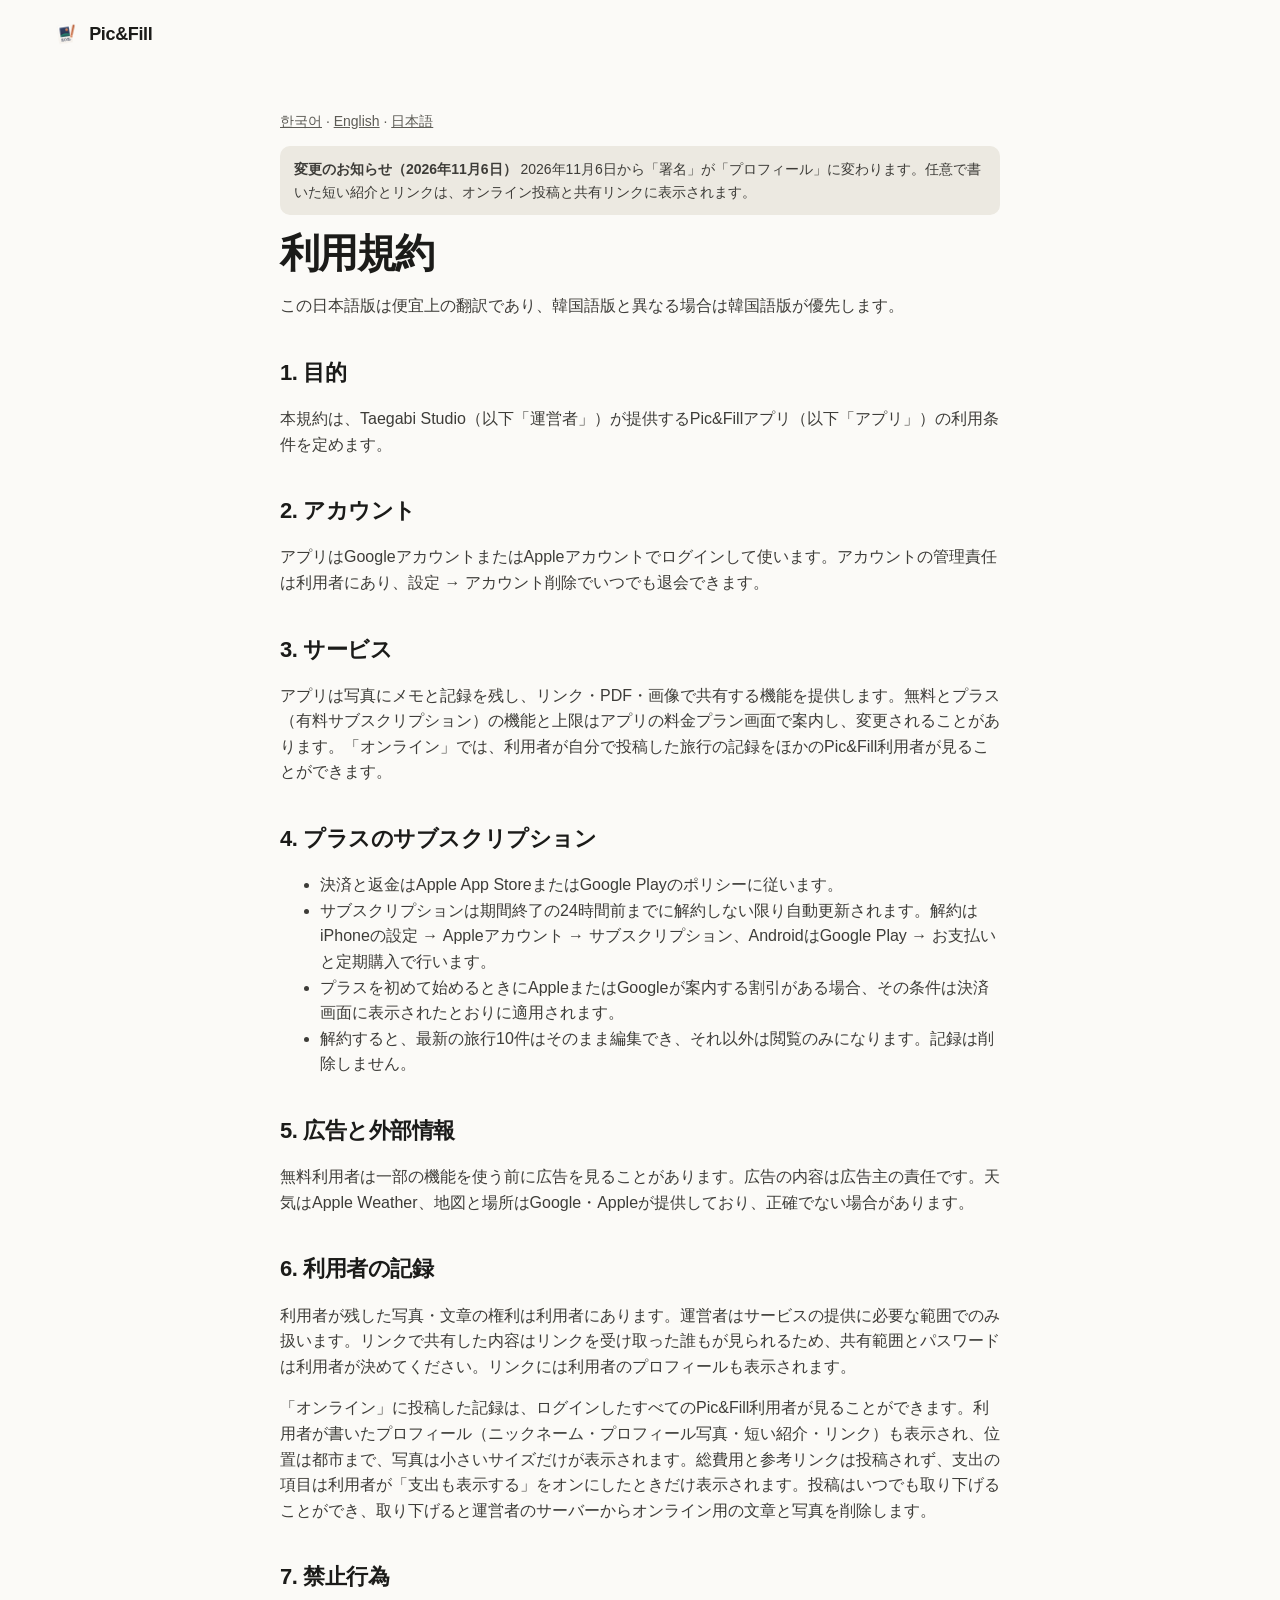
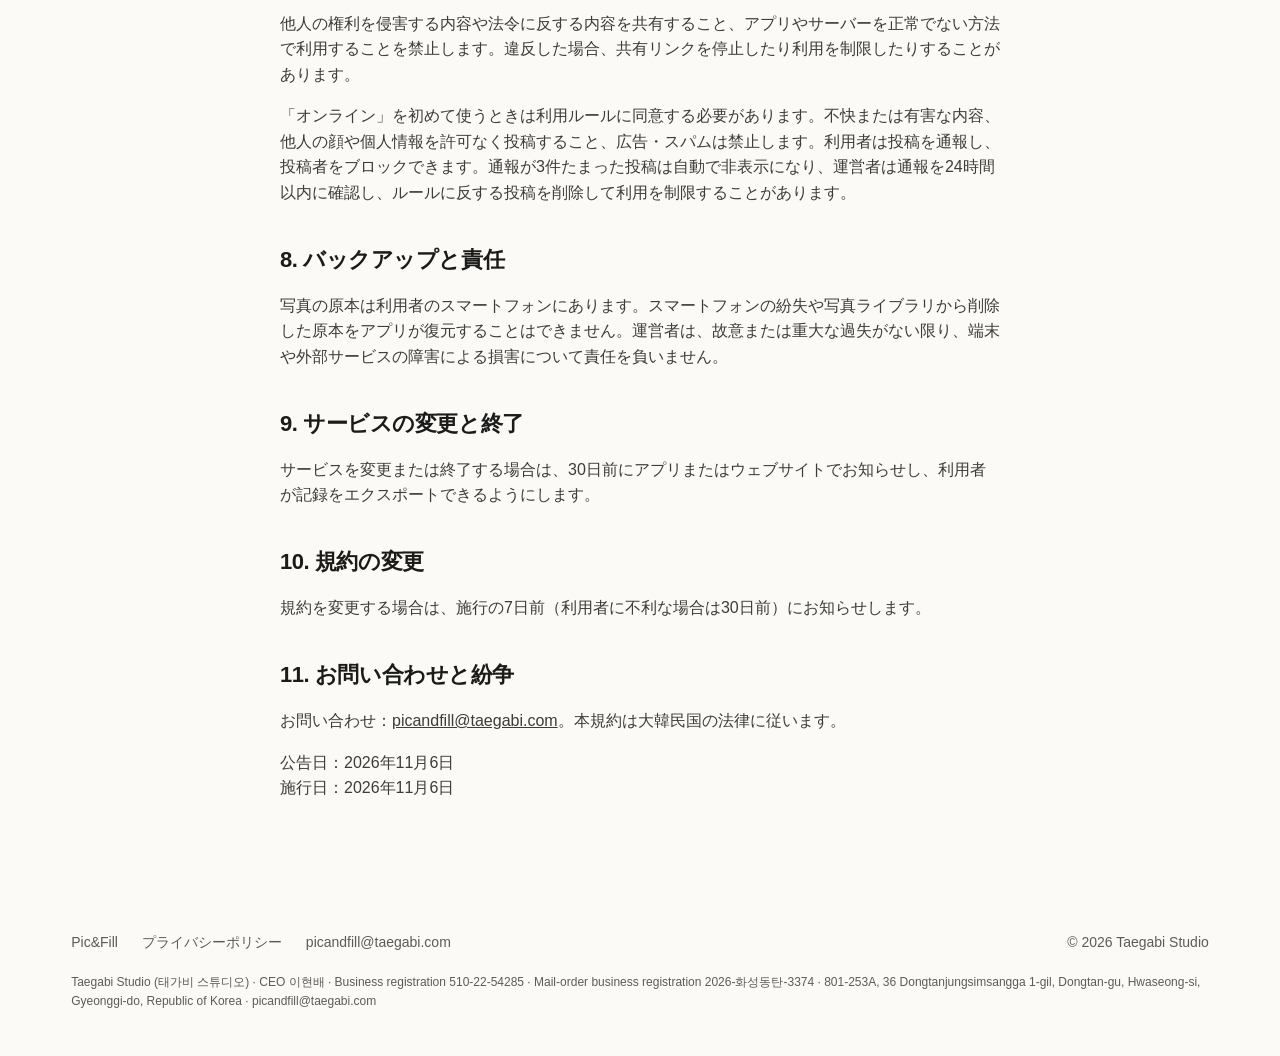
<file: ja/terms.html>
<!doctype html>
<html lang="ja">
<head>
  <meta charset="utf-8">
  <meta name="viewport" content="width=device-width, initial-scale=1">
  <title>利用規約 - Pic&amp;Fill</title>
  <meta name="description" content="Pic&amp;Fillアプリとプラスのサブスクリプションの利用規約です。">
  <link rel="canonical" href="https://picandfill.taegabi.com/ja/terms">
  <link rel="alternate" hreflang="ko" href="https://picandfill.taegabi.com/terms">
  <link rel="alternate" hreflang="en" href="https://picandfill.taegabi.com/en/terms">
  <link rel="alternate" hreflang="ja" href="https://picandfill.taegabi.com/ja/terms">
  <link rel="icon" type="image/png" href="../assets/favicon.png">
  <link href="https://fonts.googleapis.com/css2?family=IBM+Plex+Sans+KR:wght@400;600;700&display=swap" rel="stylesheet">
  <link rel="stylesheet" href="../assets/site.css">
</head>
<body>
<header class="top" id="top"><div class="wrap"><a class="brand" href="./"><img src="../assets/logo.png" alt="" width="34" height="34">Pic&amp;Fill</a></div></header>
<main class="doc">
  <p class="langs"><a href="../terms">한국어</a> · <a href="../en/terms">English</a> · <a href="../ja/terms">日本語</a></p>
  <p class="notice"><strong>変更のお知らせ（2026年11月6日）</strong> 2026年11月6日から「署名」が「プロフィール」に変わります。任意で書いた短い紹介とリンクは、オンライン投稿と共有リンクに表示されます。</p>
  <h1>利用規約</h1>
  <p>この日本語版は便宜上の翻訳であり、韓国語版と異なる場合は韓国語版が優先します。</p>

  <h2>1. 目的</h2>
  <p>本規約は、Taegabi Studio（以下「運営者」）が提供するPic&amp;Fillアプリ（以下「アプリ」）の利用条件を定めます。</p>

  <h2>2. アカウント</h2>
  <p>アプリはGoogleアカウントまたはAppleアカウントでログインして使います。アカウントの管理責任は利用者にあり、設定 → アカウント削除でいつでも退会できます。</p>

  <h2>3. サービス</h2>
  <p>アプリは写真にメモと記録を残し、リンク・PDF・画像で共有する機能を提供します。無料とプラス（有料サブスクリプション）の機能と上限はアプリの料金プラン画面で案内し、変更されることがあります。「オンライン」では、利用者が自分で投稿した旅行の記録をほかのPic&amp;Fill利用者が見ることができます。</p>

  <h2>4. プラスのサブスクリプション</h2>
  <ul>
    <li>決済と返金はApple App StoreまたはGoogle Playのポリシーに従います。</li>
    <li>サブスクリプションは期間終了の24時間前までに解約しない限り自動更新されます。解約はiPhoneの設定 → Appleアカウント → サブスクリプション、AndroidはGoogle Play → お支払いと定期購入で行います。</li>
    <li>プラスを初めて始めるときにAppleまたはGoogleが案内する割引がある場合、その条件は決済画面に表示されたとおりに適用されます。</li>
    <li>解約すると、最新の旅行10件はそのまま編集でき、それ以外は閲覧のみになります。記録は削除しません。</li>
  </ul>

  <h2>5. 広告と外部情報</h2>
  <p>無料利用者は一部の機能を使う前に広告を見ることがあります。広告の内容は広告主の責任です。天気はApple Weather、地図と場所はGoogle・Appleが提供しており、正確でない場合があります。</p>

  <h2>6. 利用者の記録</h2>
  <p>利用者が残した写真・文章の権利は利用者にあります。運営者はサービスの提供に必要な範囲でのみ扱います。リンクで共有した内容はリンクを受け取った誰もが見られるため、共有範囲とパスワードは利用者が決めてください。リンクには利用者のプロフィールも表示されます。</p>
  <p>「オンライン」に投稿した記録は、ログインしたすべてのPic&amp;Fill利用者が見ることができます。利用者が書いたプロフィール（ニックネーム・プロフィール写真・短い紹介・リンク）も表示され、位置は都市まで、写真は小さいサイズだけが表示されます。総費用と参考リンクは投稿されず、支出の項目は利用者が「支出も表示する」をオンにしたときだけ表示されます。投稿はいつでも取り下げることができ、取り下げると運営者のサーバーからオンライン用の文章と写真を削除します。</p>

  <h2>7. 禁止行為</h2>
  <p>他人の権利を侵害する内容や法令に反する内容を共有すること、アプリやサーバーを正常でない方法で利用することを禁止します。違反した場合、共有リンクを停止したり利用を制限したりすることがあります。</p>
  <p>「オンライン」を初めて使うときは利用ルールに同意する必要があります。不快または有害な内容、他人の顔や個人情報を許可なく投稿すること、広告・スパムは禁止します。利用者は投稿を通報し、投稿者をブロックできます。通報が3件たまった投稿は自動で非表示になり、運営者は通報を24時間以内に確認し、ルールに反する投稿を削除して利用を制限することがあります。</p>

  <h2>8. バックアップと責任</h2>
  <p>写真の原本は利用者のスマートフォンにあります。スマートフォンの紛失や写真ライブラリから削除した原本をアプリが復元することはできません。運営者は、故意または重大な過失がない限り、端末や外部サービスの障害による損害について責任を負いません。</p>

  <h2>9. サービスの変更と終了</h2>
  <p>サービスを変更または終了する場合は、30日前にアプリまたはウェブサイトでお知らせし、利用者が記録をエクスポートできるようにします。</p>

  <h2>10. 規約の変更</h2>
  <p>規約を変更する場合は、施行の7日前（利用者に不利な場合は30日前）にお知らせします。</p>

  <h2>11. お問い合わせと紛争</h2>
  <p>お問い合わせ：<a href="mailto:picandfill@taegabi.com">picandfill@taegabi.com</a>。本規約は大韓民国の法律に従います。</p>
  <p>公告日：2026年11月6日<br>施行日：2026年11月6日</p>
</main>
<footer><div class="wrap"><a href="./">Pic&amp;Fill</a><a href="privacy">プライバシーポリシー</a><a href="mailto:picandfill@taegabi.com">picandfill@taegabi.com</a><span class="copy">© 2026 Taegabi Studio</span><p class="biz">Taegabi Studio (태가비 스튜디오) · CEO 이현배 · Business registration 510-22-54285 · Mail-order business registration 2026-화성동탄-3374 · 801-253A, 36 Dongtanjungsimsangga 1-gil, Dongtan-gu, Hwaseong-si, Gyeonggi-do, Republic of Korea · picandfill@taegabi.com</p></div></footer>
<script src="../assets/site.js"></script>
</body>
</html>
</file>
<file: assets/site.css>
:root {
  --bg: #FBFAF7; --card: #FFFFFF; --ink: #1B1B19; --sub: #5C5B55; --soft: #76746C; --line: #E6E3DB;
  --travel: #1F6B5E; --peach: #E0855A; --peach-ink: #AD5530; --navy: #24304A; --gold: #B8862E;
  --font: "IBM Plex Sans KR", -apple-system, "Apple SD Gothic Neo", "Malgun Gothic", sans-serif;
  --gutter: clamp(16px, 4vw, 56px);
}
* { box-sizing: border-box; }
html { scroll-behavior: smooth; }
body { margin: 0; background: var(--bg); color: var(--ink); font-family: var(--font); line-height: 1.6; word-break: keep-all; overflow-x: clip; -webkit-font-smoothing: antialiased; }
img { max-width: 100%; display: block; }
a { color: inherit; }
.wrap { max-width: 1240px; margin: 0 auto; padding: 0 var(--gutter); }

/* ── 머리 ── */
.top { position: fixed; inset: 0 0 auto; z-index: 20; transition: background .3s, backdrop-filter .3s; }
.top.scrolled { background: rgba(251, 250, 247, .86); backdrop-filter: blur(16px); -webkit-backdrop-filter: blur(16px); }
.top .wrap { display: flex; align-items: center; gap: 24px; height: 68px; max-width: none; }
.brand { display: flex; align-items: center; gap: 8px; font-weight: 700; font-size: 18px; text-decoration: none; letter-spacing: -0.02em; }
.brand img { width: 30px; height: 30px; }
.top nav { display: flex; gap: 26px; margin-left: auto; font-size: 14px; }
.top nav a { text-decoration: none; color: var(--sub); }
.top nav a:hover { color: var(--ink); }
@media (max-width: 760px) { .top nav { display: none; } .top .btn { margin-left: auto; } }

/* ── 버튼 ── */
.btn { display: inline-flex; align-items: center; gap: 8px; padding: 11px 20px; border-radius: 999px; background: var(--ink); color: #fff; text-decoration: none; font-weight: 600; font-size: 14px; white-space: nowrap; transition: transform .2s, box-shadow .2s; cursor: pointer; border: 0; }
.btn:hover { transform: translateY(-2px); box-shadow: 0 10px 24px rgba(0,0,0,.18); }
.btn.big { padding: 17px 30px; font-size: 17px; }
.btn svg { width: 20px; height: 20px; fill: currentColor; }
.stores { display: flex; flex-wrap: wrap; gap: 10px; }
.cta-in .stores { justify-content: center; }
.btn.soon { background: #3C3B37; cursor: default; }
.btn.soon:hover { transform: none; box-shadow: none; }

/* ── 아이폰 목업 (CSS로 그림: 티타늄 테두리 · 검은 베젤 · 다이내믹 아일랜드) ── */
.iphone { --w: 300px; position: relative; width: var(--w); aspect-ratio: 1290 / 2796; border-radius: calc(var(--w) * .16); padding: calc(var(--w) * .035);
  background: #0E0E10; box-shadow: 0 0 0 calc(var(--w) * .008) #4A4945, 0 0 0 calc(var(--w) * .016) #B9B5AC, 0 calc(var(--w) * .12) calc(var(--w) * .2) calc(var(--w) * -.06) rgba(20, 20, 19, .35);
  box-sizing: content-box; }
.iphone .screen { position: relative; width: 100%; height: 100%; border-radius: calc(var(--w) * .125); overflow: hidden; background: #000; }
.iphone .screen img { position: absolute; inset: 0; width: 100%; height: 100%; object-fit: cover; transition: opacity .6s ease, transform .8s cubic-bezier(.2,.8,.2,1); }
.iphone::before { content: ''; position: absolute; z-index: 2; left: 50%; top: calc(var(--w) * .062); width: calc(var(--w) * .3); height: calc(var(--w) * .088); transform: translateX(-50%); border-radius: 999px; background: #050506; }
.iphone::after { content: ''; position: absolute; right: calc(var(--w) * -.03); top: 24%; width: calc(var(--w) * .014); height: 11%; border-radius: 0 4px 4px 0; background: #A9A59C; }

/* ── 첫 화면 ── */
.hero { position: relative; min-height: 100svh; padding: 110px var(--gutter) 64px; display: grid; grid-template-columns: minmax(0, 1.05fr) minmax(0, .95fr); align-items: center; gap: 24px; overflow: hidden; }
.kicker { font-size: 14px; font-weight: 700; letter-spacing: .08em; color: var(--peach-ink); margin: 0 0 18px; }
.lead { font-size: clamp(17px, 1.5vw, 21px); color: var(--sub); margin: 28px 0 34px; max-width: 30em; }
.hero .note { margin-top: 14px; font-size: 13px; color: var(--sub); }
.hero-phones { position: relative; height: min(78svh, 760px); }
.hero-phones .iphone { position: absolute; }
.hero-phones .front { --w: min(27vw, 330px, 32svh); left: 34%; top: 4%; z-index: 2; }
.hero-phones .back { --w: min(23vw, 290px, 28svh); left: 2%; top: 16%; --ry: 32deg; --rx: 6deg; --rz: -5deg; opacity: .96; }
@media (max-width: 900px) {
  .hero { grid-template-columns: 1fr; padding-top: 100px; text-align: left; }
  .hero-phones { height: 128vw; max-height: 640px; }
  .hero-phones .front { --w: 46vw; left: 40%; top: 0; }
  .hero-phones .back { --w: 40vw; left: 4%; top: 10%; }
}

/* ── 스크롤 이야기: 고정된 아이폰 속 화면이 바뀜 ── */
.story { position: relative; height: 340svh; }
.story-stage { position: sticky; top: 0; height: 100svh; display: grid; grid-template-columns: minmax(0, 1fr) minmax(0, 1fr); align-items: center; gap: 40px; padding: 80px var(--gutter) 40px; max-width: 1340px; margin: 0 auto; }
.story-text { position: relative; min-height: 50svh; }
.story-step { position: absolute; inset: 0; display: flex; flex-direction: column; justify-content: center; opacity: 0; transform: translateY(40px); transition: opacity .6s ease, transform .7s cubic-bezier(.2,.8,.2,1); pointer-events: none; }
.story-step.on { opacity: 1; transform: none; pointer-events: auto; }
.story-step .num { font-size: 14px; font-weight: 700; letter-spacing: .08em; color: var(--accent, var(--travel)); margin-bottom: 18px; }
.display { font-size: clamp(44px, 6.6vw, 108px); }
.story-step p { font-size: clamp(16px, 1.4vw, 20px); color: var(--sub); margin: 26px 0 0; max-width: 26em; }
.story-phone { display: flex; justify-content: center; }
.story-phone .iphone { --w: min(30vw, 340px, 34svh); }
.story-phone .screen img { opacity: 0; transform: scale(1.04); }
.story-phone .screen img.on { opacity: 1; transform: none; }
.story-dots { position: absolute; left: var(--gutter); bottom: 32px; display: flex; gap: 8px; }
.story-dots i { width: 8px; height: 8px; border-radius: 4px; background: rgba(20,20,19,.18); transition: width .3s, background .3s; }
.story-dots i.on { width: 28px; background: var(--ink); }
@media (max-width: 900px) {
  .story-stage { grid-template-columns: 1fr; grid-template-rows: auto 1fr; gap: 12px; padding-top: 84px; align-items: start; }
  .story-text { min-height: 34svh; }
  .display { font-size: clamp(38px, 11vw, 64px); }
  .story-phone .iphone { --w: min(54vw, 30svh); }
  .story-dots { bottom: 18px; }
}

/* ── 세 공간 ── */

/* ── 이런 순간 ── */
.moments { padding: 40px 0 120px; overflow: hidden; }
.moments .display { text-align: center; padding: 0 var(--gutter); margin-bottom: 56px; }
.track { display: flex; gap: 14px; width: max-content; animation: slide 46s linear infinite; }
.track.rev { animation-direction: reverse; margin-top: 14px; }
.moments:hover .track { animation-play-state: paused; }
.memo { background: var(--card); border-radius: 18px; padding: 16px 22px; white-space: nowrap; font-size: 17px; font-weight: 500; box-shadow: 0 1px 0 rgba(0,0,0,.04); }
.memo small { display: block; color: var(--sub); font-size: 12px; font-weight: 600; letter-spacing: .04em; }
@keyframes slide { to { transform: translateX(-50%); } }

/* ── 기능 한 줄씩 ── */
.features { padding: 40px 0 140px; }
.feature-list { border-top: 1px solid var(--line); }
.feature-row { display: grid; grid-template-columns: minmax(0, 1fr) minmax(0, 1.3fr); gap: 24px; padding: 30px 0; border-bottom: 1px solid var(--line); }
.feature-row h3 { font-size: clamp(22px, 2.6vw, 38px); letter-spacing: -0.035em; line-height: 1.15; margin: 0; }
.feature-row p { color: var(--sub); font-size: clamp(15px, 1.3vw, 18px); margin: 4px 0 0; }
@media (max-width: 700px) { .feature-row { grid-template-columns: 1fr; gap: 6px; padding: 24px 0; } }

/* ── 요금제 ── */
.plans { padding: 0 0 140px; }
.plan-grid { display: grid; grid-template-columns: 1fr 1fr; gap: 18px; margin-top: 56px; }
.plan { background: var(--card); border-radius: 28px; padding: clamp(26px, 3vw, 44px); }
.plan.plus { background: var(--ink); color: #F4F2EC; }
.plan h3 { margin: 0; font-size: clamp(28px, 3vw, 44px); letter-spacing: -0.04em; }
.plan .tag { color: var(--sub); margin: 6px 0 26px; }
.plan.plus .tag { color: #B6B2A8; }
.plan ul { list-style: none; padding: 0; margin: 0; }
.plan li { padding: 11px 0; border-top: 1px solid var(--line); font-size: 16px; }
.plan.plus li { border-color: #2E2D2A; }
@media (max-width: 760px) { .plan-grid { grid-template-columns: 1fr; } }

/* ── 자주 묻는 질문 ── */
.faq { padding: 0 0 140px; }
.faq details { border-bottom: 1px solid var(--line); padding: 24px 0; }
.faq details:first-of-type { border-top: 1px solid var(--line); margin-top: 48px; }
.faq summary { font-size: clamp(17px, 1.6vw, 22px); font-weight: 600; cursor: pointer; list-style: none; display: flex; justify-content: space-between; gap: 16px; letter-spacing: -0.02em; }
.faq summary::-webkit-details-marker { display: none; }
.faq summary::after { content: '+'; color: var(--sub); font-weight: 400; font-size: 26px; line-height: 1; transition: transform .25s; }
.faq details[open] summary::after { transform: rotate(45deg); }
.faq details p { color: var(--sub); margin: 14px 0 0; max-width: 46em; }

/* ── 마지막 권유 ── */
.cta { position: relative; min-height: 100svh; display: flex; flex-direction: column; justify-content: center; align-items: center; text-align: center; padding: 120px var(--gutter) 0; overflow: hidden; background: var(--ink); color: #F4F2EC; }
.cta .display { font-size: clamp(52px, 9vw, 150px); }
.cta .display .soft { color: #6F6D66; }
.cta p { color: #B6B2A8; font-size: clamp(16px, 1.4vw, 20px); margin: 26px 0 34px; }
.cta .btn { background: #F4F2EC; color: var(--ink); }
.cta .peek { margin-top: 70px; margin-bottom: -38%; }
.cta .peek .iphone { --w: min(70vw, 360px); --ry: 0deg; --rx: 22deg; --rz: 0deg; box-shadow: 0 0 0 2px #4A4945, 0 0 0 5px #6F6D66, 0 -20px 80px rgba(224,133,90,.25); }

/* ── 아래 ── */
footer { padding: 34px 0 44px; color: var(--sub); font-size: 14px; }
footer .wrap { display: flex; flex-wrap: wrap; gap: 14px 24px; align-items: center; }
footer a { text-decoration: none; }
footer a:hover { color: var(--ink); }
footer .copy { margin-left: auto; }

/* ── 나타나기 ── */
.reveal { opacity: 0; transform: translateY(36px); transition: opacity .8s ease, transform .9s cubic-bezier(.2,.8,.2,1); }
.reveal.in { opacity: 1; transform: none; }
.reveal.d1 { transition-delay: .1s; } .reveal.d2 { transition-delay: .2s; } .reveal.d3 { transition-delay: .3s; }

/* ── 약관·개인정보 글 ── */
.doc { max-width: 760px; margin: 0 auto; padding: 110px 20px 80px; }
.doc h1 { font-size: 40px; letter-spacing: -0.04em; line-height: 1.2; }
.doc h2 { font-size: 22px; margin: 36px 0 10px; letter-spacing: -0.02em; }
.doc p, .doc li { color: #3D3C38; }
.doc table { width: 100%; border-collapse: collapse; font-size: 14px; margin: 12px 0; }
.doc th, .doc td { border: 1px solid var(--line); padding: 8px 10px; text-align: left; vertical-align: top; }
.doc th { background: #ECE9E1; }
.doc .table-wrap { overflow-x: auto; }
.draft { background: #FFF4D6; border: 1px solid #E9C46A; border-radius: 12px; padding: 12px 16px; font-size: 14px; }

@media (prefers-reduced-motion: reduce) {
  *, *::before, *::after { animation: none !important; transition: none !important; }
  .reveal { opacity: 1; transform: none; }
}

/* 기울인 아이폰에 나타나기 효과를 함께 (transform이 겹치지 않게) */

/* 문구 다듬기 (2026-10-19): 이야기 제목은 두 줄째를 연하게, 길어진 제목에 맞춰 크기 */
.story .display { font-size: clamp(36px, 4.7vw, 82px); }
.display .soft, h2 .soft { color: #B6B2A8; }
.plan-note { color: var(--sub); font-size: 14px; margin: 18px 4px 0; }
@media (max-width: 900px) { .story .display { font-size: clamp(30px, 8.6vw, 52px); } }
@media (min-width: 901px) {
  .story-stage { grid-template-columns: minmax(0, 1.25fr) minmax(0, .75fr); }
  .story .display { font-size: clamp(36px, 4.1vw, 72px); }
}

/* ── 이렇게 남겨요: PDF 종이 묶음 · 링크 아이폰 ── */
.moments { padding-top: 80px; }
.samples { padding: 40px 0 140px; }
.samples-lead { color: var(--sub); font-size: clamp(16px, 1.4vw, 20px); margin: 22px 0 0; }
.sample-grid { display: grid; grid-template-columns: 1fr 1fr; gap: 18px; margin-top: 56px; }
.sample-card { position: relative; display: flex; flex-direction: column; justify-content: space-between; min-height: 640px; border-radius: 32px; padding: clamp(26px, 3vw, 44px); background: #E9E5DB; text-decoration: none; overflow: hidden; transition: transform .4s cubic-bezier(.2,.8,.2,1); }
.sample-card.dark { background: var(--ink); color: #F4F2EC; }
.sample-card:hover { transform: translateY(-6px); }
.sample-text .num { font-size: 13px; font-weight: 700; letter-spacing: .1em; color: var(--sub); }
.sample-card.dark .num, .sample-card.dark p { color: #B6B2A8; }
.sample-text h3 { font-size: clamp(28px, 3vw, 44px); letter-spacing: -0.04em; margin: 6px 0 4px; }
.sample-text p { color: var(--sub); margin: 0 0 18px; }
.sample-text .go { display: inline-block; font-weight: 600; border-bottom: 2px solid currentColor; padding-bottom: 2px; }
.paper-stack { position: relative; height: 380px; margin: 10px 0 30px; }
.paper-stack img { position: absolute; left: 50%; top: 0; width: min(46%, 250px); box-shadow: 0 18px 40px rgba(20,20,19,.18); border-radius: 3px; transition: transform .6s cubic-bezier(.2,.8,.2,1); }
.paper-stack .p1 { transform: translateX(-50%) rotate(-2deg); z-index: 3; }
.paper-stack .p2 { transform: translateX(-12%) rotate(7deg) translateY(14px); z-index: 2; }
.paper-stack .p3 { transform: translateX(-88%) rotate(-10deg) translateY(22px); z-index: 1; }
.sample-card:hover .p2 { transform: translateX(4%) rotate(11deg) translateY(10px); }
.sample-card:hover .p3 { transform: translateX(-104%) rotate(-14deg) translateY(18px); }
.sample-phone { display: flex; justify-content: center; margin: 0 0 30px; }
.sample-phone .iphone { --w: min(18vw, 210px); --ry: -16deg; --rx: 6deg; --rz: 3deg; box-shadow: 0 0 0 2px #4A4945, 0 0 0 4px #8E8A81, 0 30px 60px rgba(0,0,0,.5); }
@media (max-width: 760px) {
  .sample-grid { grid-template-columns: 1fr; }
  .sample-card { min-height: 0; }
  .paper-stack { height: 300px; }
  .sample-phone .iphone { --w: 46vw; }
}
/* 종이는 높이로 맞춰 아래 글을 덮지 않게 */
.paper-stack img { width: auto; height: 340px; }
@media (max-width: 760px) { .paper-stack img { height: 260px; } }

/* 약관·방침 언어 바꾸기 */
.doc .langs { font-size: 14px; color: var(--sub, #6B6A64); margin: 0 0 8px; }
.doc .langs a { color: inherit; }
.doc .notice { background: #ECE9E1; border-radius: 10px; padding: 12px 14px; font-size: 14px; }

/* 아래 사업자 정보 (전자상거래법 표시) */
footer .biz { flex-basis: 100%; width: 100%; margin: 6px 0 0; font-size: 12px; color: var(--sub); }

/* ── 반쪽 따라 하기: 화면 4장에 순서와 설명 ── */

/* 영어·일본어 페이지: 언어 바꾸기, 일본어는 띄어쓰기가 없어 keep-all이면 줄이 안 바뀜 */
footer .langs { flex-basis: 100%; margin: 0; }
html:lang(ja) { --font: -apple-system, "Hiragino Sans", "Hiragino Kaku Gothic ProN", "Noto Sans JP", "Yu Gothic", sans-serif; }
html:lang(ja) body { word-break: normal; line-break: strict; }

/* ── 2026-10-30 새 모습 (한국어 홈부터): 언어 알약 · 사진 첫 화면 · 공간 탭 · 교토 넘기기 · 기능 카드 · 사진 카드 권유 ── */
.lang-pill { display: flex; gap: 2px; margin: 0; padding: 4px; background: var(--card); border: 1px solid var(--line); border-radius: 999px; font-size: 12px; font-weight: 600; }
.lang-pill a { padding: 5px 10px; border-radius: 999px; color: var(--sub); text-decoration: none; }
.lang-pill a.on { background: var(--ink); color: #fff; }
.top nav + .lang-pill { margin-left: 4px; }
@media (max-width: 760px) { .top .lang-pill { margin-left: auto; } .top .lang-pill + .btn { margin-left: 0; } .top .wrap { gap: 10px; } .lang-pill a { padding: 5px 7px; } }

.hero-stage { position: relative; height: min(78svh, 720px); }
.hero-stage .big { position: absolute; right: 0; top: 0; width: 76%; height: 88%; margin: 0; border-radius: 28px; overflow: hidden; }
.hero-stage .big img { width: 100%; height: 100%; object-fit: cover; }
.hero-stage .big figcaption { position: absolute; right: 20px; top: 20px; background: rgba(255,255,255,.92); border-radius: 16px; padding: 12px 16px; font-size: 14px; line-height: 1.5; }
.hero-stage .big b { display: block; font-size: 12px; color: var(--travel); }
.hero-stage .big small { display: block; color: var(--sub); }
.hero-stage .iphone { --w: min(24vw, 320px, 37svh); position: absolute; left: 0; top: 3%; z-index: 2; }
.hero-stage video { position: absolute; inset: 0; width: 100%; height: 100%; object-fit: cover; }
.hero-toggle { position: absolute; z-index: 3; right: calc(var(--w) * -.04); bottom: calc(var(--w) * -.04); width: 40px; height: 40px; padding: 11px; border: 0; border-radius: 50%; background: var(--ink); color: #fff; cursor: pointer; box-shadow: 0 0 0 2px var(--bg); }
@media (max-width: 1280px) { .hero-stage .big figcaption { display: none; } } /* 커진 폰에 가려짐 */
.hero-toggle svg { display: block; width: 100%; height: 100%; fill: currentColor; }
.hero-toggle:focus-visible { outline: 2px solid var(--ink); outline-offset: 3px; }
.hero-stage .polaroid { position: absolute; right: 3%; bottom: 0; z-index: 3; width: min(15vw, 200px); margin: 0; background: #fff; padding: 10px 10px 30px; border-radius: 6px; box-shadow: 0 20px 40px -12px rgba(0,0,0,.3); font-size: 13px; rotate: 5deg; }
.hero-stage .polaroid img { width: 100%; height: auto; aspect-ratio: 4 / 3; object-fit: cover; border-radius: 2px; }
.hero-stage .polaroid figcaption { margin-top: 8px; }
@media (max-width: 900px) {
  .hero-stage { height: 124vw; max-height: 620px; margin-top: 24px; }
  .hero-stage .big { width: 80%; height: 86%; border-radius: 22px; }
  .hero-stage .big figcaption { display: none; }
  .hero-stage .iphone { --w: min(52vw, 260px); left: 0; top: 3%; }
  .hero-stage .polaroid { width: 34vw; padding: 7px 7px 22px; font-size: 11px; }
}

.memo small.t { color: var(--travel); } .memo small.h { color: var(--peach-ink); } .memo small.d { color: var(--navy); }

.head-row { display: flex; justify-content: space-between; align-items: flex-end; gap: 24px 48px; flex-wrap: wrap; }
.head-row > p { color: var(--sub); font-size: clamp(16px, 1.4vw, 19px); margin: 0; max-width: 26em; }

.kyoto { position: relative; overflow: hidden; background: var(--ink); color: #F4F2EC; padding: 130px 0 100px; }
.kyoto-bg { position: absolute; inset: 0; width: 100%; height: 100%; object-fit: cover; opacity: .28; }
.kyoto > :not(.kyoto-bg) { position: relative; }
.kyoto .kicker { display: block; color: #E0B98A; }
.kyoto .head-row > p { color: #C9C5BB; }
.reel { display: flex; align-items: flex-end; gap: 28px; overflow-x: auto; scroll-snap-type: x mandatory; scrollbar-width: none; padding: 56px max(var(--gutter), calc((100vw - 1240px) / 2 + var(--gutter))) 10px; scroll-padding: 0 max(var(--gutter), calc((100vw - 1240px) / 2 + var(--gutter))); }
.reel::-webkit-scrollbar { display: none; }
.reel > * { flex: none; scroll-snap-align: start; }
.reel .page { height: min(60svh, 460px); width: auto; border-radius: 6px; background: #fff; box-shadow: 0 30px 60px -20px rgba(0,0,0,.6); }
.reel .iphone { --w: min(56vw, 230px); box-shadow: 0 0 0 2px #4A4945, 0 0 0 4px #8E8A81, 0 30px 60px rgba(0,0,0,.5); }
.reel-bar { display: flex; flex-wrap: wrap; align-items: center; gap: 12px; margin-top: 32px; }
.reel-bar .grow { flex: 1; }
.arrow { width: 52px; height: 52px; border-radius: 50%; border: 1.5px solid rgba(255,255,255,.4); background: none; color: #fff; font-size: 20px; cursor: pointer; }
.arrow:hover { background: rgba(255,255,255,.12); }
.btn.light { background: #F4F2EC; color: var(--ink); }
.btn.ghost { background: none; border: 1.5px solid rgba(255,255,255,.5); }
@media (max-width: 760px) { .kyoto { padding: 80px 0 64px; } .reel { gap: 14px; padding-top: 32px; } .reel .page { height: 320px; } .reel-bar .arrow, .reel-bar .grow { display: none; } .reel-bar .btn { flex: 1; justify-content: center; } }


.faq-grid { display: grid; grid-template-columns: minmax(0, 1fr) minmax(0, 2fr); gap: 0 80px; }
.faq-grid details:first-of-type { margin-top: 0; }
@media (max-width: 900px) { .faq-grid { grid-template-columns: 1fr; } .faq-grid details:first-of-type { margin-top: 32px; } }

.cta-card { position: relative; overflow: hidden; display: flex; align-items: center; justify-content: center; text-align: center; min-height: 520px; margin: 0 var(--gutter) 80px; border-radius: 40px; color: #fff; }
.cta-card .mosaic { position: absolute; inset: 0; display: flex; }
.cta-card .mosaic img { flex: 1; min-width: 0; height: 100%; object-fit: cover; }
.cta-card::before { content: ''; position: absolute; inset: 0; z-index: 1; background: rgba(20,20,19,.55); }
.cta-card .cta-in { position: relative; z-index: 2; display: flex; flex-direction: column; align-items: center; padding: 60px 20px; }
.cta-card .icon { width: 88px; height: 88px; border-radius: 22px; box-shadow: 0 20px 40px rgba(0,0,0,.4); }
.cta-card .display { font-size: clamp(36px, 5vw, 64px); margin-top: 26px; }
.cta-card p { opacity: .85; font-size: clamp(15px, 1.4vw, 19px); margin: 12px 0 32px; }
@media (max-width: 760px) { .cta-card { min-height: 440px; border-radius: 28px; } .cta-card .mosaic img:nth-child(n+3) { display: none; } .cta-card .icon { width: 68px; height: 68px; border-radius: 17px; } }

/* ── 2026-11 다시 다듬음 (DESIGN.md): 작은 제목, 세 공간 = 색으로 가득 찬 장, 책처럼 읽기 ── */
h1, .display { font-weight: 600; letter-spacing: -0.035em; line-height: 1.16; margin: 0; }
h1 { font-size: clamp(42px, 5.6vw, 72px); }
.display { font-size: clamp(32px, 4.2vw, 56px); }
.soft, h1 .soft { color: var(--soft); }
.display .soft { color: var(--soft); }
.kyoto .soft, .cta-card .soft { color: #C9C5BB; }
.btn { transition: background .2s; }
.btn:hover { transform: none; box-shadow: none; background: #3A3A36; }
.btn.light:hover { background: #fff; }
:focus-visible { outline: 2px solid currentColor; outline-offset: 3px; }
.top .wrap { min-width: 0; }
@media (max-width: 560px) { .top .btn { display: none; } .top .lang-pill { margin-left: auto; } }

.spaces { padding: clamp(80px, 11vw, 150px) 0 0; }
.spaces-head { display: grid; grid-template-columns: minmax(0, 1fr) minmax(0, 1fr); gap: 16px 48px; align-items: end; padding-bottom: clamp(40px, 6vw, 72px); }
.spaces-head p { color: var(--sub); font-size: clamp(16px, 1.3vw, 19px); margin: 0; max-width: 26em; }
.chapter { --ch: var(--travel); --ch-sub: rgba(255,255,255,.76); position: relative; display: grid; grid-template-columns: minmax(0, 1fr) minmax(0, 1.1fr); gap: clamp(32px, 5vw, 88px); align-items: center;
  min-height: 100svh; padding: clamp(56px, 7vh, 88px) var(--gutter); background: var(--ch); color: #fff; }
.ch-half { --ch: var(--peach-ink); --ch-sub: rgba(255,255,255,.86); } .ch-daily { --ch: var(--navy); }
.ch-copy { justify-self: end; width: min(100%, 480px); }
.chapter h3 { font-size: clamp(56px, 8vw, 112px); font-weight: 600; letter-spacing: -0.04em; line-height: 1.05; margin: 0; }
.ch-line { font-size: clamp(17px, 1.5vw, 21px); margin: 16px 0 0; color: var(--ch-sub); }
.ch-steps { list-style: none; margin: clamp(28px, 5vh, 56px) 0 0; padding: 0; border-top: 1px solid rgba(255,255,255,.28); }
.ch-steps li { border-bottom: 1px solid rgba(255,255,255,.28); }
.ch-steps button { display: block; width: 100%; padding: 15px 0; text-align: left; font: inherit; color: var(--ch-sub); background: none; border: 0; cursor: pointer; }
.ch-steps b { display: block; font-size: clamp(17px, 1.4vw, 20px); font-weight: 500; letter-spacing: -0.015em; }
.ch-steps span { display: none; margin-top: 6px; font-size: 15px; line-height: 1.55; color: var(--ch-sub); }
.ch-steps button:hover { color: #fff; }
.ch-steps [aria-current] { color: #fff; }
.ch-steps [aria-current] b { font-weight: 600; }
.ch-steps [aria-current] span { display: block; }
.ch-visual { position: relative; justify-self: start; width: min(100%, 640px); height: min(78svh, 760px); }
.ch-photo { position: absolute; right: 0; top: 0; width: 72%; height: 100%; object-fit: cover; border-radius: 8px; }
.ch-half .ch-photo { object-position: 50% 20%; }
.chapter .iphone { --w: min(19vw, 248px, 30svh); position: absolute; left: 0; bottom: 5%; box-shadow: 0 0 0 1.5px #4A4945, 0 0 0 3px #A8A49B, 0 28px 56px -18px rgba(0,0,0,.55); }
.chapter .screen img { opacity: 0; transform: none; visibility: hidden; transition: opacity .3s ease, visibility .3s; }
.chapter .screen img.on { opacity: 1; visibility: visible; }
@media (min-width: 901px) and (min-height: 700px) {
  .chapter { position: sticky; top: 0; }
  .ch-half, .ch-daily { border-radius: 24px 24px 0 0; box-shadow: 0 -18px 40px -24px rgba(0,0,0,.4); }
}
@media (max-width: 900px) {
  .spaces-head { grid-template-columns: 1fr; }
  .chapter { grid-template-columns: 1fr; min-height: 0; gap: 28px; padding: 56px var(--gutter) 40px; overflow: hidden; }
  .ch-copy { display: contents; }
  .chapter h3 { order: 1; } .ch-line { order: 2; margin-top: -16px; } .ch-visual { order: 3; } .ch-steps { order: 4; }
  .ch-visual { justify-self: stretch; width: 100%; height: min(112vw, 620px); }
  .chapter .iphone { --w: min(44vw, 270px); bottom: 4%; }
  .ch-steps { display: flex; gap: 12px; margin: 0 calc(var(--gutter) * -1); padding: 2px var(--gutter) 8px; border: 0; overflow-x: auto; scroll-snap-type: x mandatory; scroll-padding: 0 var(--gutter); scrollbar-width: none; }
  .ch-steps::-webkit-scrollbar { display: none; }
  .ch-steps li { flex: 0 0 min(78vw, 340px); scroll-snap-align: start; border: 0; border-top: 1px solid rgba(255,255,255,.28); }
  .ch-steps span { display: block; }
}

.book { padding: clamp(80px, 11vw, 150px) 0; }
.book-in { display: grid; grid-template-columns: minmax(0, .85fr) minmax(0, 1.15fr); gap: clamp(32px, 5vw, 80px); align-items: center; }
.book-lead { color: var(--sub); font-size: clamp(16px, 1.3vw, 19px); margin: 20px 0 0; max-width: 26em; }
.book-list { list-style: none; margin: clamp(28px, 4vw, 48px) 0 0; padding: 0; border-top: 1px solid var(--line); }
.book-list li { padding: 18px 0; border-bottom: 1px solid var(--line); }
.book-list h3 { font-size: clamp(17px, 1.4vw, 20px); font-weight: 600; letter-spacing: -0.015em; margin: 0; }
.book-list p { color: var(--sub); font-size: 15px; margin: 4px 0 0; }
.book-phones { display: flex; justify-content: center; align-items: flex-start; gap: clamp(14px, 2vw, 28px); }
.book-phones .iphone { --w: min(19vw, 250px); box-shadow: 0 0 0 1.5px #4A4945, 0 0 0 3px #B9B5AC, 0 24px 48px -20px rgba(20,20,19,.4); }
.book-phones .side { --w: min(14vw, 190px); margin-top: 56px; }
.book-main { display: flex; flex-direction: column; align-items: center; gap: 20px; }
.book-phones video { position: absolute; inset: 0; width: 100%; height: 100%; object-fit: cover; }
.replay { font: inherit; font-size: 14px; color: var(--sub); background: none; border: 0; padding: 12px 4px; cursor: pointer; text-decoration: underline; text-underline-offset: 3px; }
.replay:hover { color: var(--ink); }
@media (max-width: 900px) {
  .book-in { grid-template-columns: 1fr; }
  .book-phones .iphone { --w: min(56vw, 280px); }
  .book-phones .side { display: none; }
}

.feature-list { display: grid; grid-template-columns: 1fr 1fr; gap: 0 clamp(32px, 5vw, 80px); border-top: 0; }
.feature-row { display: block; padding: 22px 0; border-bottom: 1px solid var(--line); }
.feature-row:nth-child(-n+2) { border-top: 1px solid var(--line); }
.feature-row h3 { font-size: clamp(18px, 1.5vw, 21px); font-weight: 600; letter-spacing: -0.02em; }
.feature-row p { font-size: 15px; margin: 4px 0 0; }
@media (max-width: 700px) { .feature-list { grid-template-columns: 1fr; } .feature-row:nth-child(2) { border-top: 0; } }

.hero { min-height: min(100svh, 860px); }
.hero-stage .big { border-radius: 8px; }
.story-phone .iphone { box-shadow: 0 0 0 1.5px #4A4945, 0 0 0 3px #B9B5AC, 0 28px 56px -20px rgba(20,20,19,.4); }

@media (prefers-reduced-motion: reduce) {
  html { scroll-behavior: auto; }
  .chapter .screen img { transition: none; }
}
section[id] { scroll-margin-top: 68px; }
.chapter { scroll-margin-top: 0; }
@media (max-width: 760px) { .top nav + .lang-pill { margin-left: auto; } }
@media (prefers-reduced-motion: reduce) { .track { animation: none; } }

/* 오른쪽 위 '다운로드': 스토어 고르는 창 */
button.btn { border: 0; font-family: inherit; cursor: pointer; }
.store-dialog { width: min(380px, calc(100vw - 32px)); padding: 0; border: 0; border-radius: 24px; background: var(--card); color: var(--ink); }
.store-dialog::backdrop { background: rgba(27, 27, 25, .55); }
.store-in { position: relative; padding: 28px 24px 24px; }
.store-in h2 { margin: 0 44px 20px 0; font-size: 20px; line-height: 1.35; }
.store-btns { display: flex; flex-direction: column; gap: 10px; }
.store-btns .btn { justify-content: center; padding: 15px 20px; font-size: 16px; }
.store-close { position: absolute; top: 14px; right: 14px; width: 44px; height: 44px; padding: 12px; border: 0; border-radius: 50%; background: none; color: var(--ink); cursor: pointer; }
.store-close:hover { background: var(--line); }
.store-close svg { display: block; width: 100%; height: 100%; fill: none; stroke: currentColor; stroke-width: 2; stroke-linecap: round; }
.store-btns .btn:focus-visible, .store-close:focus-visible { outline: 2px solid var(--ink); outline-offset: 3px; }
</file>
